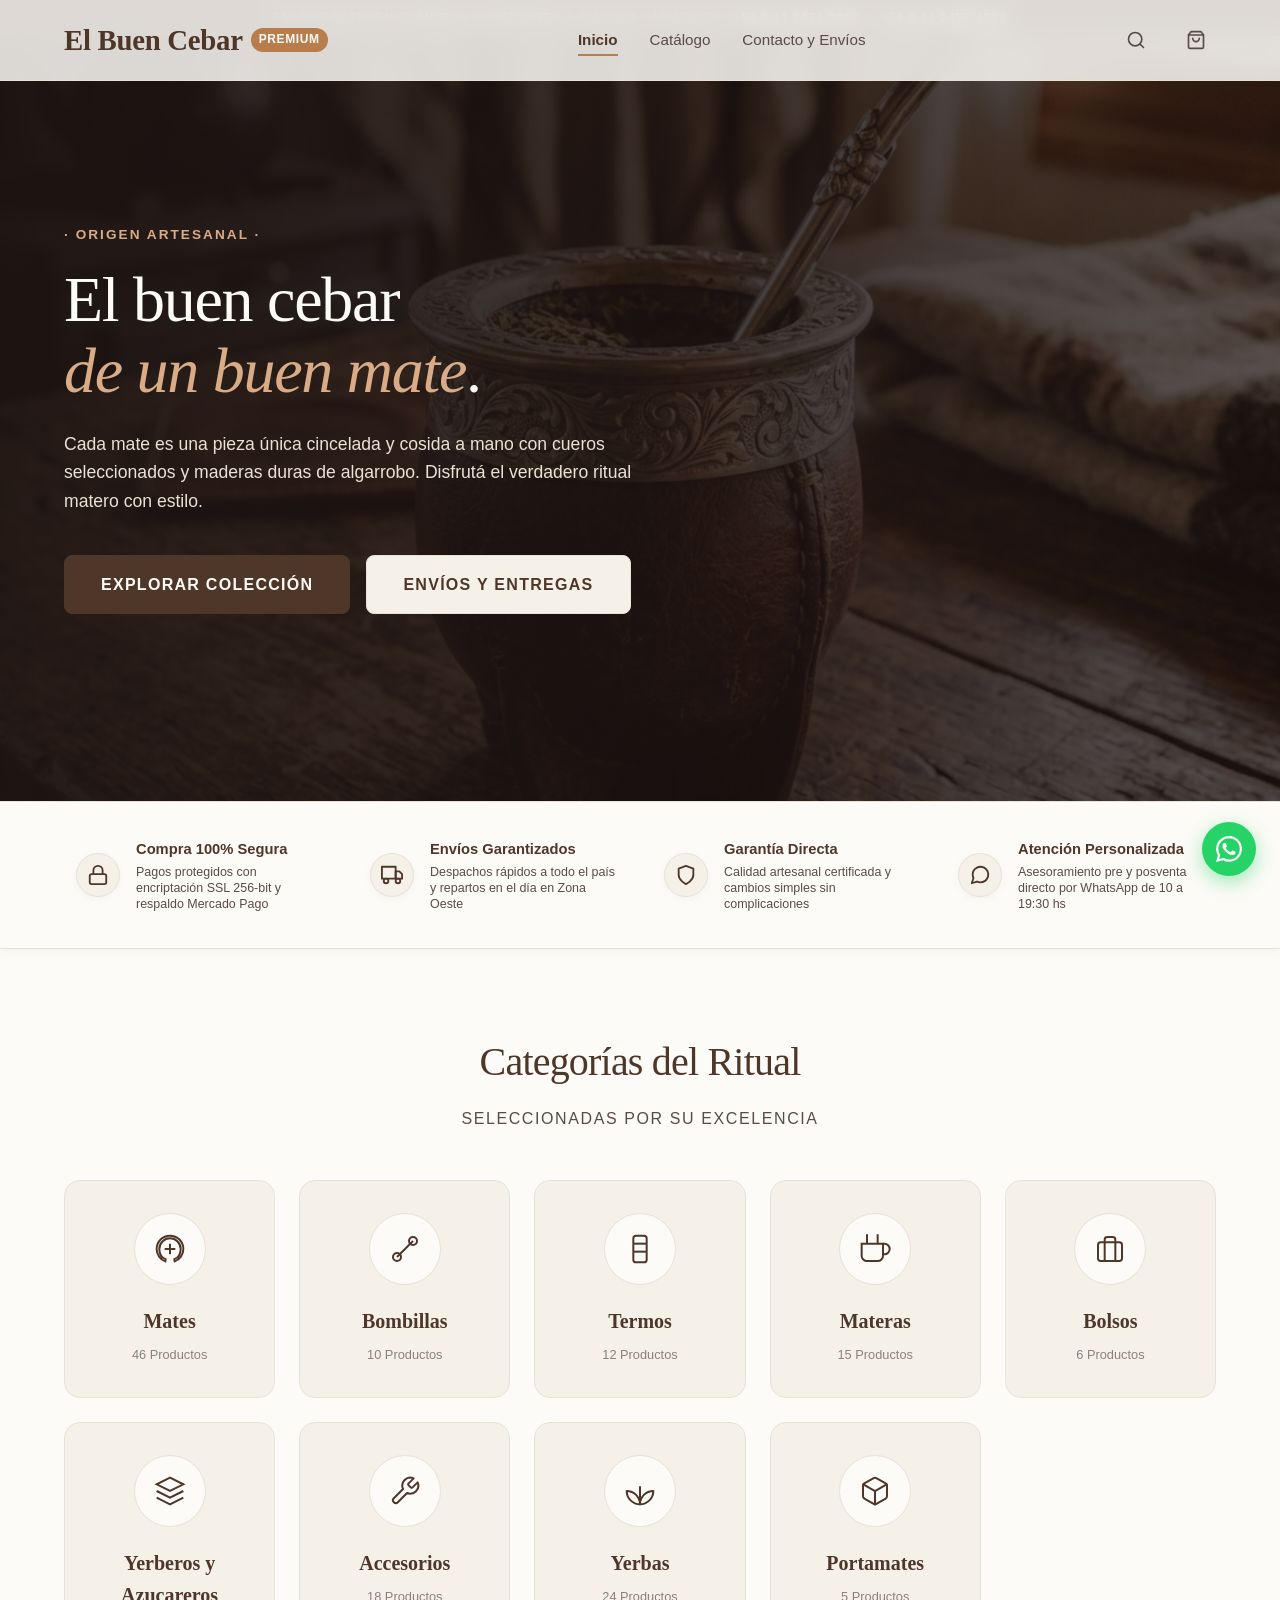
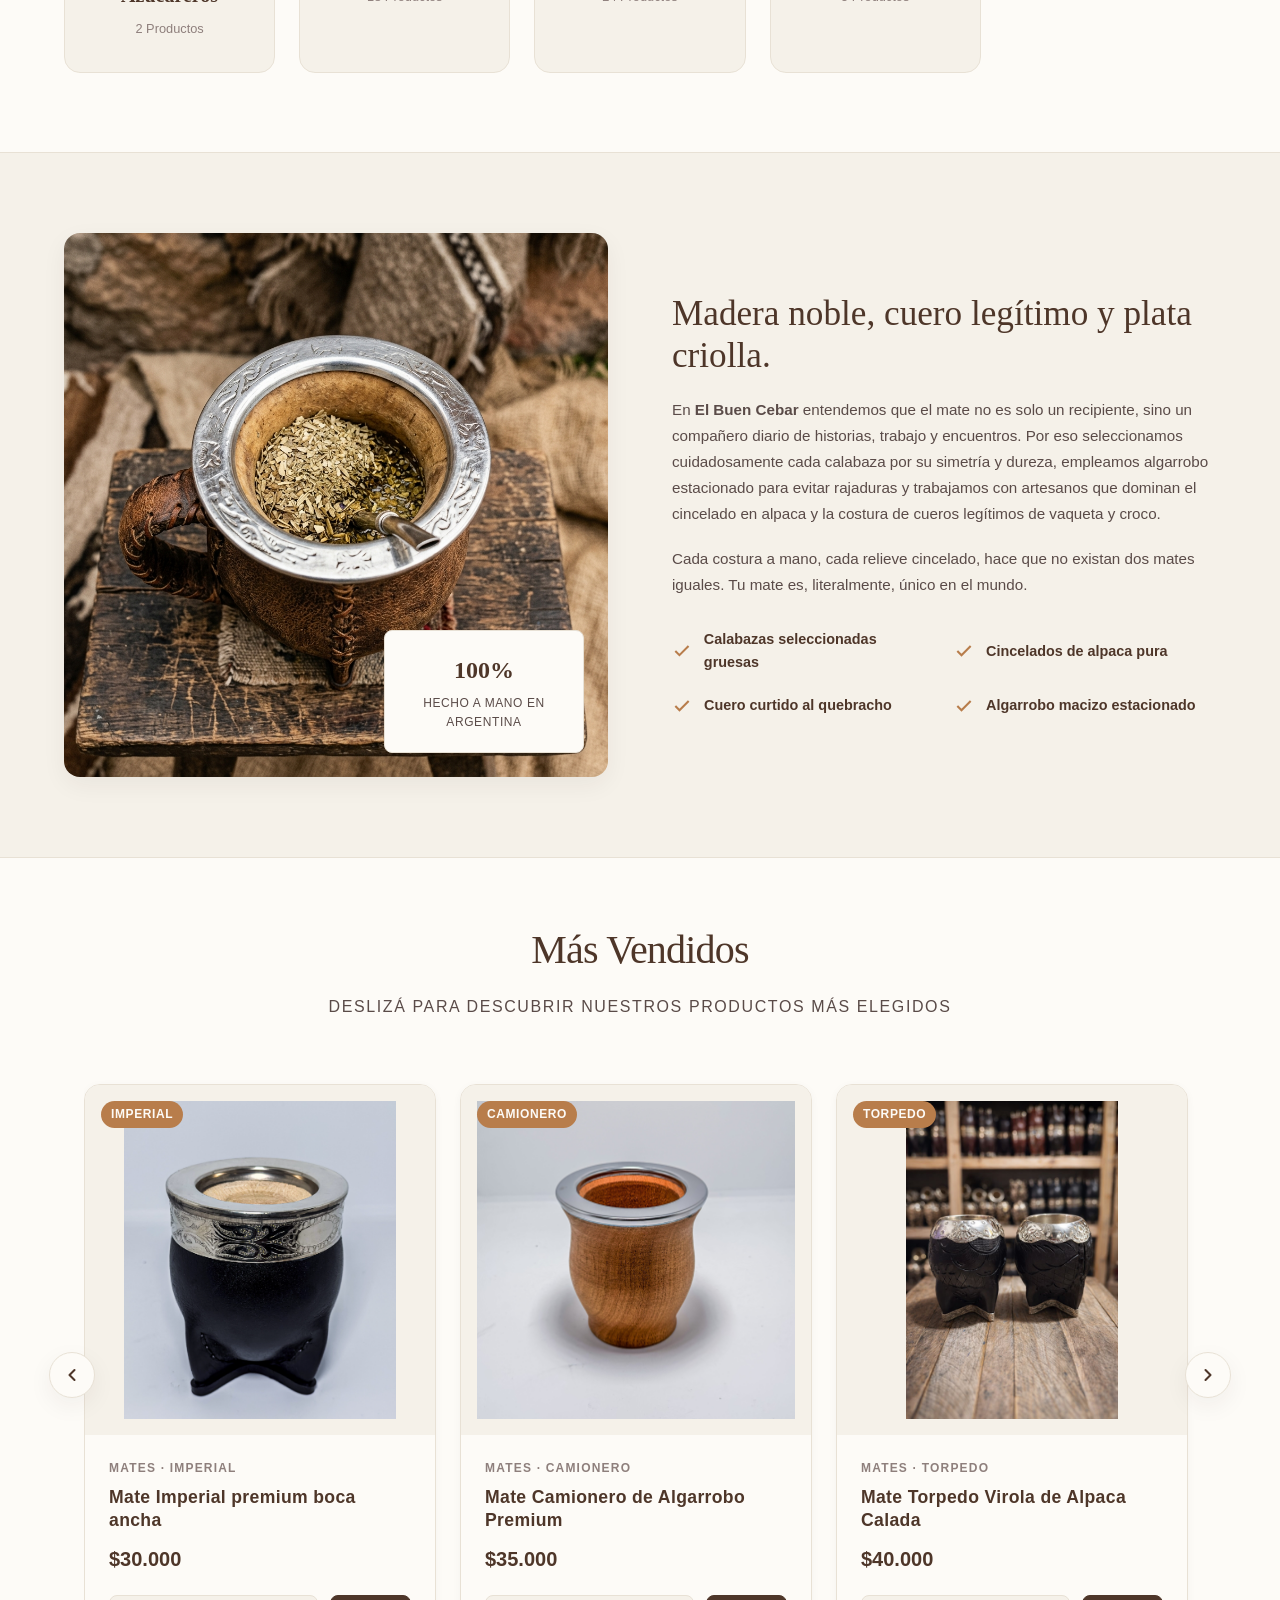
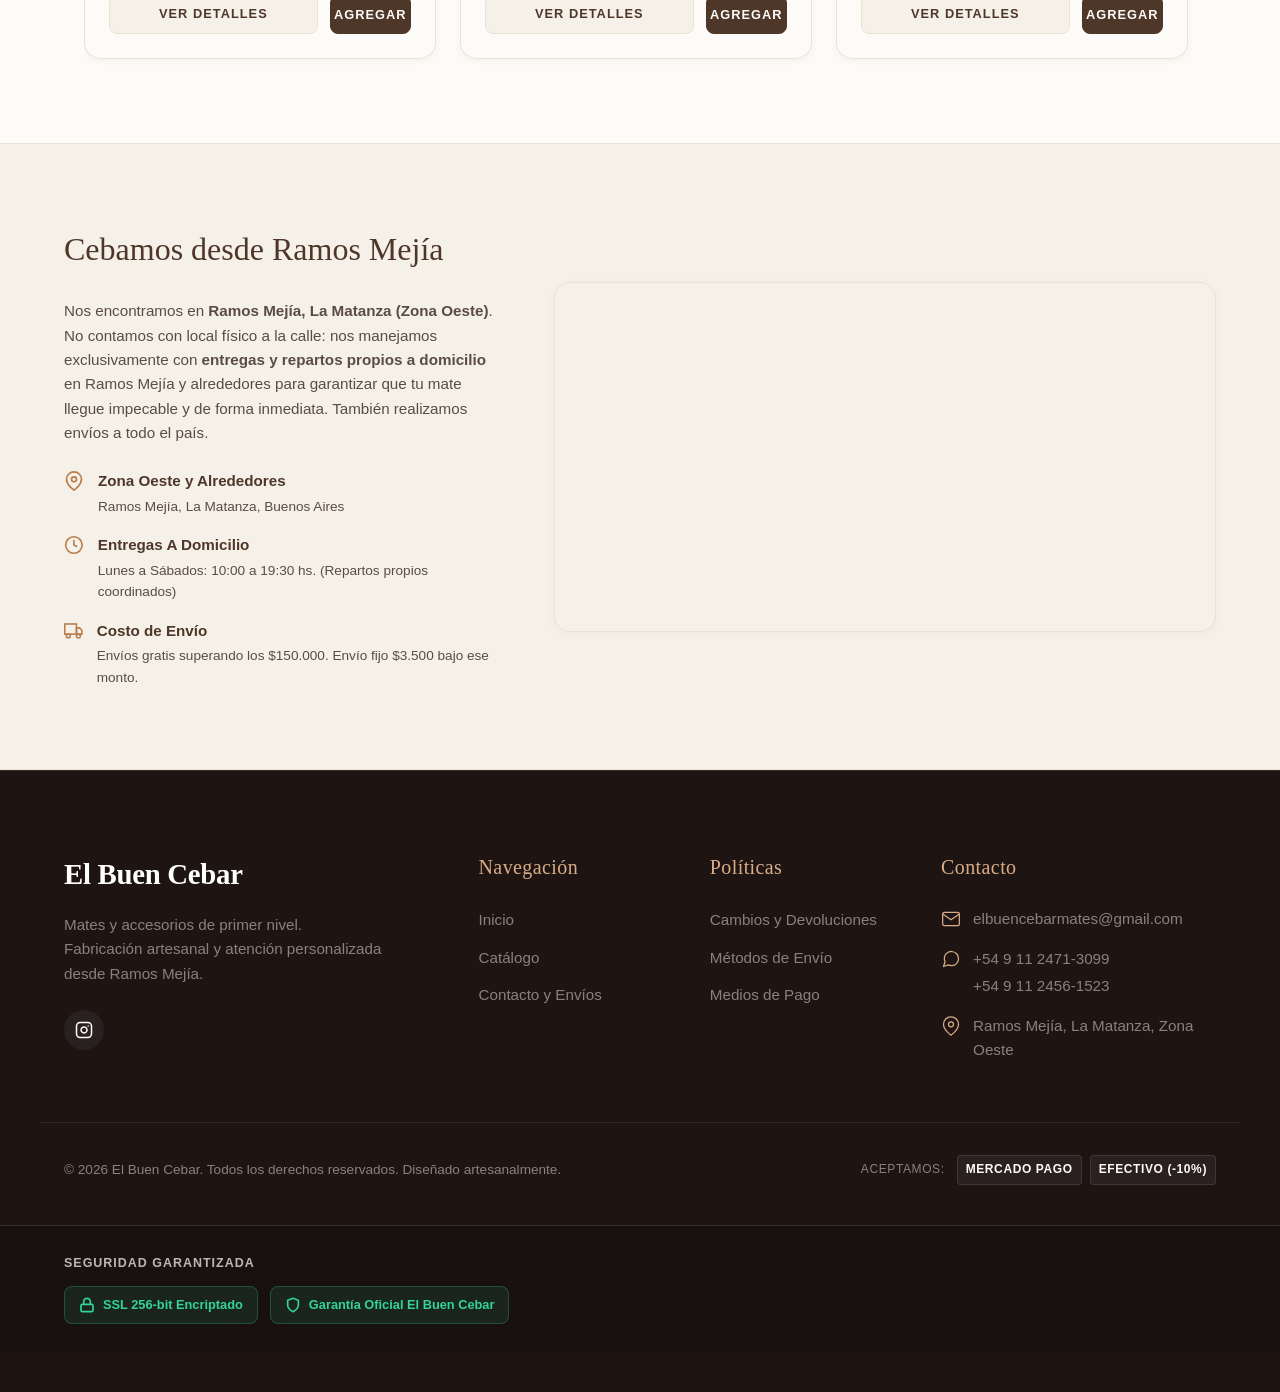
<file: index.html>
<!DOCTYPE html>
<html lang="es-AR">
<head> 
      <!-- SECURITY HEADERS -->
  <meta http-equiv="Content-Security-Policy" content="default-src 'self'; script-src 'self' 'unsafe-inline' https://sdk.mercadopago.com; style-src 'self' 'unsafe-inline' https://fonts.googleapis.com; font-src 'self' https://fonts.gstatic.com; img-src 'self' data: https:; connect-src 'self' https:; frame-src 'self' https: http:;">
  <meta http-equiv="X-Content-Type-Options" content="nosniff">
  <meta name="referrer" content="strict-origin-when-cross-origin">
  <meta name="permissions-policy" content="camera=(), microphone=(), geolocation=()">
  <meta charset="UTF-8">
  <meta name="viewport" content="width=device-width, initial-scale=1.0">
  <title>El Buen Cebar | Mates Premium y Accesorios Artesanales</title>
  <meta name="description" content="Mates imperiales, torpedos y camioneros cosidos a mano. Cuero legítimo, virolas de alpaca y algarrobo seleccionado. Retiros en Ramos Mejía y envíos a todo el país.">
  <meta name="keywords" content="mate imperial, mate torpedo, mate camionero, el buen cebar, mate artesanal, ramos mejia, la matanza">
  
  <!-- Favicon -->
  <link rel="icon" href="assets/images/favicon.png?v=740" type="image/png">

  <!-- CSS -->
  <link rel="stylesheet" href="css/variables.css">
  <link rel="stylesheet" href="css/main.css?v=740">
  <link rel="stylesheet" href="css/components.css?v=740">
  <link rel="stylesheet" href="css/home.css">
</head>
<body>

  <!-- Barra de Promociones / Envíos -->
  <div class="promo-bar">Envío GRATIS en compras superiores a $150.000 | WhatsApp: <a href="https://wa.me/5491124713099" target="_blank" rel="noopener noreferrer" style="color: inherit; text-decoration: underline; font-weight: 600;">+54 9 11 2471-3099</a> &nbsp;|&nbsp; <a href="https://wa.me/5491124561523" target="_blank" rel="noopener noreferrer" style="color: inherit; text-decoration: underline; font-weight: 600;">+54 9 11 2456-1523</a></div>

  <!-- Cabecera / Navegación -->
  <header class="header">
    <div class="container header__inner">
      <a href="index.html" class="logo">
        El Buen Cebar <span>Premium</span>
      </a>
      
      <nav>
        <ul class="nav">
          <li><a href="index.html" class="nav__link nav__link--active">Inicio</a></li>
          <li><a href="catalogo.html" class="nav__link">Catálogo</a></li>
          <li><a href="contacto.html" class="nav__link">Contacto y Envíos</a></li>
        </ul>
      </nav>

      <div class="header__actions">
        <!-- Botón de Búsqueda (Redirige a catálogo con foco) -->
        <a href="catalogo.html?focus=search" class="action-btn" aria-label="Buscar">
          <svg viewBox="0 0 24 24"><circle cx="11" cy="11" r="8"></circle><line x1="21" y1="21" x2="16.65" y2="16.65"></line></svg>
        </a>
        
        <!-- Botón del Carrito -->
        <button class="action-btn" data-cart-toggle aria-label="Carrito de compras">
          <svg viewBox="0 0 24 24"><path d="M6 2L3 6v14a2 2 0 0 0 2 2h14a2 2 0 0 0 2-2V6l-3-4z"></path><line x1="3" y1="6" x2="21" y2="6"></line><path d="M16 10a4 4 0 0 1-8 0"></path></svg>
          <span class="cart-badge" style="display: none;">0</span>
        </button>

        <!-- Botón de Menú Móvil -->
        <button class="hamburger" id="hamburger" aria-label="Menú">
          <span></span>
          <span></span>
          <span></span>
        </button>
      </div>
    </div>
  </header>

  <!-- Menú Móvil Colapsable -->
  <div class="mobile-nav" id="mobile-nav">
    <a href="index.html" class="nav__link nav__link--active">Inicio</a>
    <a href="catalogo.html" class="nav__link">Catálogo</a>
    <a href="contacto.html" class="nav__link">Contacto y Envíos</a>
  </div>

  <!-- HÉROE (HERO SECTION) -->
  <section class="home-hero">
    <div class="home-hero__bg" style="background-image: url('assets/images/mate-imperial.jpg');"></div>
    <div class="home-hero__overlay"></div>
    <div class="container" style="position: relative; z-index: 10;">
      <div class="home-hero__content">
        <span class="home-hero__label">· Origen Artesanal ·</span>
        <h1 class="home-hero__title">El buen cebar <br><em>de un buen mate</em>.</h1>
        <p class="home-hero__desc">Cada mate es una pieza única cincelada y cosida a mano con cueros seleccionados y maderas duras de algarrobo. Disfrutá el verdadero ritual matero con estilo.</p>
        <div class="home-hero__actions">
          <a href="catalogo.html" class="btn btn--primary btn--lg">Explorar Colección</a>
          <a href="contacto.html" class="btn btn--secondary btn--lg">Envíos y Entregas</a>
        </div>
      </div>
    </div>
  </section>

  <!-- BARRA DE GARANTÍAS Y SEGURIDAD -->
  <section class="trust-bar reveal-on-scroll">
    <div class="container trust-grid">
      <!-- Garantía 1 -->
      <div class="trust-item">
        <div class="trust-item__icon">
          <svg viewBox="0 0 24 24" fill="none" stroke="currentColor" stroke-width="2" stroke-linecap="round" stroke-linejoin="round"><rect x="3" y="11" width="18" height="11" rx="2" ry="2"></rect><path d="M7 11V7a5 5 0 0 1 10 0v4"></path></svg>
        </div>
        <div>
          <div class="trust-item__title">Compra 100% Segura</div>
          <div class="trust-item__desc">Pagos protegidos con encriptación SSL 256-bit y respaldo Mercado Pago</div>
        </div>
      </div>

      <!-- Garantía 2 -->
      <div class="trust-item">
        <div class="trust-item__icon">
          <svg viewBox="0 0 24 24" fill="none" stroke="currentColor" stroke-width="2" stroke-linecap="round" stroke-linejoin="round"><rect x="1" y="3" width="15" height="13"></rect><polygon points="16 8 20 8 23 11 23 16 16 16 16 8"></polygon><circle cx="5.5" cy="18.5" r="2.5"></circle><circle cx="18.5" cy="18.5" r="2.5"></circle></svg>
        </div>
        <div>
          <div class="trust-item__title">Envíos Garantizados</div>
          <div class="trust-item__desc">Despachos rápidos a todo el país y repartos en el día en Zona Oeste</div>
        </div>
      </div>

      <!-- Garantía 3 -->
      <div class="trust-item">
        <div class="trust-item__icon">
          <svg viewBox="0 0 24 24" fill="none" stroke="currentColor" stroke-width="2" stroke-linecap="round" stroke-linejoin="round"><path d="M12 22s8-4 8-10V5l-8-3-8 3v7c0 6 8 10 8 10z"></path></svg>
        </div>
        <div>
          <div class="trust-item__title">Garantía Directa</div>
          <div class="trust-item__desc">Calidad artesanal certificada y cambios simples sin complicaciones</div>
        </div>
      </div>

      <!-- Garantía 4 -->
      <div class="trust-item">
        <div class="trust-item__icon">
          <svg viewBox="0 0 24 24" fill="none" stroke="currentColor" stroke-width="2" stroke-linecap="round" stroke-linejoin="round"><path d="M21 11.5a8.38 8.38 0 0 1-.9 3.8 8.5 8.5 0 0 1-7.6 4.7 8.38 8.38 0 0 1-3.8-.9L3 21l1.9-5.7a8.38 8.38 0 0 1-.9-3.8 8.5 8.5 0 0 1 4.7-7.6 8.38 8.38 0 0 1 3.8-.9h.5a8.48 8.48 0 0 1 8 8v.5z"></path></svg>
        </div>
        <div>
          <div class="trust-item__title">Atención Personalizada</div>
          <div class="trust-item__desc">Asesoramiento pre y posventa directo por WhatsApp de 10 a 19:30 hs</div>
        </div>
      </div>
    </div>
  </section>

  <!-- SECCIÓN DE CATEGORÍAS -->
  <section class="reveal-on-scroll">
    <div class="container">
      <h2 class="section-title">Categorías del Ritual</h2>
      <p class="section-subtitle">Seleccionadas por su excelencia</p>
      
      <div class="categories-grid">
        <a href="catalogo.html?cat=mates" class="category-card">
          <div class="category-card__icon-wrapper">
            <svg viewBox="0 0 24 24"><path d="M12 2a10 10 0 0 0-10 10c0 4.29 2.7 7.95 6.46 9.32c.12-.55.22-1.12.28-1.7C5.81 18.56 4 15.5 4 12a8 8 0 1 1 16 0c0 3.5-1.81 6.56-4.74 7.62c.06.58.16 1.15.28 1.7C19.3 19.95 22 16.29 22 12A10 10 0 0 0 12 2z"></path><path d="M12 8v8M8 12h8"></path></svg>
          </div>
          <h3 class="category-card__title">Mates</h3>
          <span class="category-card__count">39 Productos</span>
        </a>

        <a href="catalogo.html?cat=bombillas" class="category-card">
          <div class="category-card__icon-wrapper">
            <svg viewBox="0 0 24 24"><line x1="6" y1="18" x2="18" y2="6"></line><circle cx="6" cy="18" r="3"></circle><circle cx="18" cy="6" r="3"></circle></svg>
          </div>
          <h3 class="category-card__title">Bombillas</h3>
          <span class="category-card__count">10 Productos</span>
        </a>

        <a href="catalogo.html?cat=termos" class="category-card">
          <div class="category-card__icon-wrapper">
            <svg viewBox="0 0 24 24"><rect x="7" y="2" width="10" height="20" rx="2" ry="2"></rect><line x1="7" y1="8" x2="17" y2="8"></line><line x1="7" y1="14" x2="17" y2="14"></line></svg>
          </div>
          <h3 class="category-card__title">Termos</h3>
          <span class="category-card__count">12 Productos</span>
        </a>

        <a href="catalogo.html?cat=materas" class="category-card">
          <div class="category-card__icon-wrapper">
            <svg viewBox="0 0 24 24"><path d="M18 8h1a4 4 0 0 1 0 8h-1"></path><path d="M2 8h16v9a4 4 0 0 1-4 4H6a4 4 0 0 1-4-4V8z"></path><path d="M6 1v7M14 1v7"></path></svg>
          </div>
          <h3 class="category-card__title">Materas</h3>
          <span class="category-card__count">15 Productos</span>
        </a>

        <a href="catalogo.html?cat=bolsos" class="category-card">
          <div class="category-card__icon-wrapper">
            <svg viewBox="0 0 24 24" fill="none" stroke="currentColor" stroke-width="2" stroke-linecap="round" stroke-linejoin="round"><rect x="3" y="7" width="18" height="14" rx="2" ry="2"></rect><path d="M16 21V5a2 2 0 0 0-2-2h-4a2 2 0 0 0-2 2v16"></path></svg>
          </div>
          <h3 class="category-card__title">Bolsos</h3>
          <span class="category-card__count">5 Productos</span>
        </a>

        <a href="catalogo.html?cat=yerberos-azucareros" class="category-card">
          <div class="category-card__icon-wrapper">
            <svg viewBox="0 0 24 24"><path d="M12 2L2 7l10 5 10-5-10-5zM2 17l10 5 10-5M2 12l10 5 10-5"></path></svg>
          </div>
          <h3 class="category-card__title">Yerberos y Azucareros</h3>
          <span class="category-card__count">2 Productos</span>
        </a>

        <a href="catalogo.html?cat=accesorios" class="category-card">
          <div class="category-card__icon-wrapper">
            <svg viewBox="0 0 24 24" fill="none" stroke="currentColor" stroke-width="2" stroke-linecap="round" stroke-linejoin="round"><path d="M14.7 6.3a1 1 0 0 0 0 1.4l1.6 1.6a1 1 0 0 0 1.4 0l3.77-3.77a6 6 0 0 1-7.94 7.94l-6.91 6.91a2.12 2.12 0 0 1-3-3l6.91-6.91a6 6 0 0 1 7.94-7.94l-3.76 3.76z"></path></svg>
          </div>
          <h3 class="category-card__title">Accesorios</h3>
          <span class="category-card__count">18 Productos</span>
        </a>

        <a href="catalogo.html?cat=yerbas" class="category-card">
          <div class="category-card__icon-wrapper">
            <svg viewBox="0 0 24 24" fill="none" stroke="currentColor" stroke-width="2" stroke-linecap="round" stroke-linejoin="round">
              <path d="M12 22c0-5.5-4.5-10-10-10 0 5.5 4.5 10 10 10z"></path>
              <path d="M12 22c0-5.5 4.5-10 10-10 0 5.5-4.5 10-10 10z"></path>
              <path d="M12 22V9"></path>
            </svg>
          </div>
          <h3 class="category-card__title">Yerbas</h3>
          <span class="category-card__count">15 Productos</span>
        </a>

        <a href="catalogo.html?cat=portamates" class="category-card">
          <div class="category-card__icon-wrapper">
            <svg viewBox="0 0 24 24" fill="none" stroke="currentColor" stroke-width="2" stroke-linecap="round" stroke-linejoin="round">
              <path d="M21 16V8a2 2 0 0 0-1-1.73l-7-4a2 2 0 0 0-2 0l-7 4A2 2 0 0 0 3 8v8a2 2 0 0 0 1 1.73l7 4a2 2 0 0 0 2 0l7-4A2 2 0 0 0 21 16z"></path>
              <polyline points="3.27 6.96 12 12.01 20.73 6.96"></polyline>
              <line x1="12" y1="22.08" x2="12" y2="12"></line>
            </svg>
          </div>
          <h3 class="category-card__title">Portamates</h3>
          <span class="category-card__count">5 Productos</span>
        </a>
      </div>
    </div>
  </section>

  <!-- HISTORIA Y ARTESANÍA -->
  <section class="reveal-on-scroll" style="background-color: var(--color-bg-secondary); border-top: 1px solid var(--color-border); border-bottom: 1px solid var(--color-border);">
    <div class="container about-craft">
      <div class="about-craft__image-wrapper">
        <img src="assets/images/mate-camionero.jpg" alt="Mates en proceso de costura">
        <div class="about-craft__badge">
          <div class="about-craft__badge-title">100%</div>
          <div class="about-craft__badge-desc">Hecho a mano en Argentina</div>
        </div>
      </div>
      
      <div class="about-craft__content">
        <h2 class="about-craft__title">Madera noble, cuero legítimo y plata criolla.</h2>
        <p class="about-craft__text">En <strong>El Buen Cebar</strong> entendemos que el mate no es solo un recipiente, sino un compañero diario de historias, trabajo y encuentros. Por eso seleccionamos cuidadosamente cada calabaza por su simetría y dureza, empleamos algarrobo estacionado para evitar rajaduras y trabajamos con artesanos que dominan el cincelado en alpaca y la costura de cueros legítimos de vaqueta y croco.</p>
        <p class="about-craft__text">Cada costura a mano, cada relieve cincelado, hace que no existan dos mates iguales. Tu mate es, literalmente, único en el mundo.</p>
        
        <div class="about-craft__points">
          <div class="about-craft__point">
            <svg viewBox="0 0 24 24"><polyline points="20 6 9 17 4 12"></polyline></svg>
            Calabazas seleccionadas gruesas
          </div>
          <div class="about-craft__point">
            <svg viewBox="0 0 24 24"><polyline points="20 6 9 17 4 12"></polyline></svg>
            Cincelados de alpaca pura
          </div>
          <div class="about-craft__point">
            <svg viewBox="0 0 24 24"><polyline points="20 6 9 17 4 12"></polyline></svg>
            Cuero curtido al quebracho
          </div>
          <div class="about-craft__point">
            <svg viewBox="0 0 24 24"><polyline points="20 6 9 17 4 12"></polyline></svg>
            Algarrobo macizo estacionado
          </div>
        </div>
      </div>
    </div>
  </section>

  
  
  
  
  
  <!-- PRODUCTOS MÁS VENDIDOS (FORMATO CARROUSEL INTERACTIVO) -->
  <section class="container reveal-on-scroll" style="padding-top: 60px; padding-bottom: 60px;">
    <h2 class="section-title">Más Vendidos</h2>
    <p class="section-subtitle">Deslizá para descubrir nuestros productos más elegidos</p>

    <div class="mas-vendidos-carousel-container">
      <button class="carousel-nav-btn carousel-nav-btn--prev" onclick="deslizarMasVendidos(-1)" aria-label="Anterior">
        <svg width="20" height="20" viewBox="0 0 24 24" fill="none" stroke="currentColor" stroke-width="2.5" stroke-linecap="round" stroke-linejoin="round"><polyline points="15 18 9 12 15 6"></polyline></svg>
      </button>

      <div class="mas-vendidos-carousel" id="mas-vendidos-slider">
        <!-- 1. IMPERIAL -->
        <div class="product-card">
          <div class="product-card__image-container product-card__image-container--has-hover" onclick="window.location.href='producto.html?id=mate-imperial-boca-ancha'">
            <span class="product-card__badge">Imperial</span>
            <img src="assets/images/mate-imperial-boca-ancha-negro.png" alt="Mate Imperial premium boca ancha" class="product-card__image product-card__image--primary">
            <img src="assets/images/mate-imperial-boca-ancha-marron.png" alt="Mate Imperial premium boca ancha" class="product-card__image product-card__image--secondary">
          </div>
          <div class="product-card__content">
            <span class="product-card__meta">Mates · Imperial</span>
            <h3 class="product-card__title">Mate Imperial premium boca ancha</h3>
            <div class="product-card__price-box">
              <span class="product-card__price">$30.000</span>
            </div>
            <div class="product-card__actions">
              <a href="producto.html?id=mate-imperial-boca-ancha" class="btn btn--secondary btn--sm btn--full">Ver Detalles</a>
              <button class="btn btn--primary btn--sm" onclick="agregarAlCarrito('mate-imperial-boca-ancha', 1, '', event)">Agregar</button>
            </div>
          </div>
        </div>

        <!-- 2. CAMIONERO -->
        <div class="product-card">
          <div class="product-card__image-container" onclick="window.location.href='producto.html?id=mate-camionero-algarrobo-premium'">
            <span class="product-card__badge">Camionero</span>
            <img src="assets/images/camionero-algarrobo-premium-real.jpg" alt="Mate Camionero de Algarrobo Premium" class="product-card__image">
          </div>
          <div class="product-card__content">
            <span class="product-card__meta">Mates · Camionero</span>
            <h3 class="product-card__title">Mate Camionero de Algarrobo Premium</h3>
            <div class="product-card__price-box">
              <span class="product-card__price">$35.000</span>
            </div>
            <div class="product-card__actions">
              <a href="producto.html?id=mate-camionero-algarrobo-premium" class="btn btn--secondary btn--sm btn--full">Ver Detalles</a>
              <button class="btn btn--primary btn--sm" onclick="agregarAlCarrito('mate-camionero-algarrobo-premium', 1, '', event)">Agregar</button>
            </div>
          </div>
        </div>

        <!-- 3. TORPEDO -->
        <div class="product-card">
          <div class="product-card__image-container" onclick="window.location.href='producto.html?id=mate-torpedo-alpaca-calada'">
            <span class="product-card__badge">Torpedo</span>
            <img src="assets/images/torpedo-alpaca-calada-negro.png" alt="Mate Torpedo Virola de Alpaca Calada" class="product-card__image">
          </div>
          <div class="product-card__content">
            <span class="product-card__meta">Mates · Torpedo</span>
            <h3 class="product-card__title">Mate Torpedo Virola de Alpaca Calada</h3>
            <div class="product-card__price-box">
              <span class="product-card__price">$40.000</span>
            </div>
            <div class="product-card__actions">
              <a href="producto.html?id=mate-torpedo-alpaca-calada" class="btn btn--secondary btn--sm btn--full">Ver Detalles</a>
              <button class="btn btn--primary btn--sm" onclick="agregarAlCarrito('mate-torpedo-alpaca-calada', 1, '', event)">Agregar</button>
            </div>
          </div>
        </div>

        <!-- 4. BOMBILLA -->
        <div class="product-card">
          <div class="product-card__image-container product-card__image-container--has-hover" onclick="window.location.href='producto.html?id=bombilla-bombillon'">
            <span class="product-card__badge">Bombilla</span>
            <img src="assets/images/bombillon-alpaca-cincelado.png" alt="Bombillón de caño liso" class="product-card__image product-card__image--primary">
            <img src="assets/images/bombillon-acero-pala.png" alt="Bombillón de caño liso" class="product-card__image product-card__image--secondary">
          </div>
          <div class="product-card__content">
            <span class="product-card__meta">Bombillas · Bombillón</span>
            <h3 class="product-card__title">Bombillón de caño liso</h3>
            <div class="product-card__price-box">
              <span class="product-card__price">$15.000</span>
            </div>
            <div class="product-card__actions">
              <a href="producto.html?id=bombilla-bombillon" class="btn btn--secondary btn--sm btn--full">Ver Detalles</a>
              <button class="btn btn--primary btn--sm" onclick="agregarAlCarrito('bombilla-bombillon', 1, '', event)">Agregar</button>
            </div>
          </div>
        </div>

        <!-- 5. TERMO -->
        <div class="product-card">
          <div class="product-card__image-container product-card__image-container--has-hover" onclick="window.location.href='producto.html?id=termo-media-manija-total-black'">
            <span class="product-card__badge">Termo</span>
            <img src="assets/images/termo-media-manija-total-black.png" alt="Termo media manija negro Total Black" class="product-card__image product-card__image--primary">
            <img src="assets/images/termo-media-manija.jpg" alt="Termo media manija negro Total Black" class="product-card__image product-card__image--secondary">
          </div>
          <div class="product-card__content">
            <span class="product-card__meta">Termos · Negro</span>
            <h3 class="product-card__title">Termo media manija negro Total Black</h3>
            <div class="product-card__price-box">
              <span class="product-card__price">$25.000</span>
            </div>
            <div class="product-card__actions">
              <a href="producto.html?id=termo-media-manija-total-black" class="btn btn--secondary btn--sm btn--full">Ver Detalles</a>
              <button class="btn btn--primary btn--sm" onclick="agregarAlCarrito('termo-media-manija-total-black', 1, '', event)">Agregar</button>
            </div>
          </div>
        </div>

        <!-- 6. MATERA -->
        <div class="product-card">
          <div class="product-card__image-container product-card__image-container--has-hover" onclick="window.location.href='producto.html?id=canasta-cuero-grande'">
            <span class="product-card__badge">Matera</span>
            <img src="assets/images/canasta-cuero-grande.png" alt="Canasta 100% cuero grande reforzada" class="product-card__image product-card__image--primary">
            <img src="assets/images/media-canasta-cuero-negro.png" alt="Canasta 100% cuero grande reforzada" class="product-card__image product-card__image--secondary">
          </div>
          <div class="product-card__content">
            <span class="product-card__meta">Materas · Canasta</span>
            <h3 class="product-card__title">Canasta 100% cuero grande reforzada</h3>
            <div class="product-card__price-box">
              <span class="product-card__price">$25.000</span>
            </div>
            <div class="product-card__actions">
              <a href="producto.html?id=canasta-cuero-grande" class="btn btn--secondary btn--sm btn--full">Ver Detalles</a>
              <button class="btn btn--primary btn--sm" onclick="agregarAlCarrito('canasta-cuero-grande', 1, '', event)">Agregar</button>
            </div>
          </div>
        </div>
      </div>

      <button class="carousel-nav-btn carousel-nav-btn--next" onclick="deslizarMasVendidos(1)" aria-label="Siguiente">
        <svg width="20" height="20" viewBox="0 0 24 24" fill="none" stroke="currentColor" stroke-width="2.5" stroke-linecap="round" stroke-linejoin="round"><polyline points="9 18 15 12 9 6"></polyline></svg>
      </button>
    </div>

    <script>
      function deslizarMasVendidos(direccion) {
        const slider = document.getElementById('mas-vendidos-slider');
        if (slider) {
          const cardWidth = slider.querySelector('.product-card').offsetWidth + 24;
          slider.scrollBy({ left: direccion * cardWidth, behavior: 'smooth' });
        }
      }
    </script>
  </section>




  <!-- LOCALIDAD Y CONTACTO (RAMOS MEJÍA) -->
  <section class="locality-section">
    <div class="container locality-grid">
      <div class="locality-info">
        <h2 class="locality-info__title">Cebamos desde Ramos Mejía</h2>
        <p class="locality-info__text">Nos encontramos en <strong>Ramos Mejía, La Matanza (Zona Oeste)</strong>. No contamos con local físico a la calle: nos manejamos exclusivamente con <strong>entregas y repartos propios a domicilio</strong> en Ramos Mejía y alrededores para garantizar que tu mate llegue impecable y de forma inmediata. También realizamos envíos a todo el país.</p>
        
        <div class="locality-details">
          <div class="locality-detail-item">
            <svg viewBox="0 0 24 24"><path d="M21 10c0 7-9 13-9 13s-9-6-9-13a9 9 0 0 1 18 0z"></path><circle cx="12" cy="10" r="3"></circle></svg>
            <div>
              <h4 class="locality-detail-item__title">Zona Oeste y Alrededores</h4>
              <p class="locality-detail-item__desc">Ramos Mejía, La Matanza, Buenos Aires</p>
            </div>
          </div>
          <div class="locality-detail-item">
            <svg viewBox="0 0 24 24"><circle cx="12" cy="12" r="10"></circle><polyline points="12 6 12 12 16 14"></polyline></svg>
            <div>
              <h4 class="locality-detail-item__title">Entregas A Domicilio</h4>
              <p class="locality-detail-item__desc">Lunes a Sábados: 10:00 a 19:30 hs. (Repartos propios coordinados)</p>
            </div>
          </div>
          <div class="locality-detail-item">
            <svg viewBox="0 0 24 24"><rect x="1" y="3" width="15" height="13"></rect><polygon points="16 8 20 8 23 11 23 16 16 16 16 8"></polygon><circle cx="5.5" cy="18.5" r="2.5"></circle><circle cx="18.5" cy="18.5" r="2.5"></circle></svg>
            <div>
              <h4 class="locality-detail-item__title">Costo de Envío</h4>
              <p class="locality-detail-item__desc">Envíos gratis superando los $150.000. Envío fijo $3.500 bajo ese monto.</p>
            </div>
          </div>
        </div>
      </div>
      
      <!-- Contenedor Visual de Cobertura y Mapa -->
      <div class="locality-map" style="position: relative; border-radius: var(--radius-lg); border: 1px solid var(--color-border); overflow: hidden; background-color: var(--color-bg-secondary); min-height: 350px; display: flex; flex-direction: column;">
        <iframe src="https://maps.google.com/maps?q=Ramos+Mej%C3%ADa+La+Matanza+Buenos+Aires&t=&z=14&ie=UTF8&iwloc=&output=embed" width="100%" height="100%" style="border:0; min-height: 350px; flex-grow: 1; display: block;" allowfullscreen="" loading="lazy"></iframe>
        
        <div style="background: rgba(255, 255, 255, 0.95); padding: 12px 16px; border-top: 1px solid var(--color-border); display: flex; justify-content: space-between; align-items: center; gap: 10px;">
          <span style="font-size: 0.85rem; font-weight: 600; color: var(--color-primary);">📍 Cobertura: Ramos Mejía y Zona Oeste</span>
          <a href="https://maps.google.com/?q=Ramos+Mejia+La+Matanza" target="_blank" rel="noopener noreferrer" class="btn btn--secondary btn--sm" style="font-size: 0.78rem; padding: 6px 12px;">Abrir Google Maps ↗</a>
        </div>
      </div>
    </div>
  </section>

  <!-- PIE DE PÁGINA (FOOTER) -->
  <footer class="footer">
    <div class="container footer__grid">
      <!-- Columna 1: Info e Instagram -->
      <div class="footer__col-about">
        <a href="index.html" class="logo" style="color: #fff;">El Buen Cebar</a>
        <p>Mates y accesorios de primer nivel. Fabricación artesanal y atención personalizada desde Ramos Mejía.</p>
        <div class="footer__socials">
          <a href="https://instagram.com/elbuen.cebar" target="_blank" rel="noopener noreferrer" class="footer__social-link" aria-label="Instagram">
            <svg viewBox="0 0 24 24"><rect x="2" y="2" width="20" height="20" rx="5" ry="5"></rect><path d="M16 11.37A4 4 0 1 1 12.63 8 4 4 0 0 1 16 11.37z"></path><line x1="17.5" y1="6.5" x2="17.51" y2="6.5"></line></svg>
          </a>
        </div>
      </div>

      <!-- Columna 2: Enlaces Rápidos -->
      <div>
        <h3 class="footer__title">Navegación</h3>
        <ul class="footer__links">
          <li><a href="index.html" class="footer__link">Inicio</a></li>
          <li><a href="catalogo.html" class="footer__link">Catálogo</a></li>
          <li><a href="contacto.html" class="footer__link">Contacto y Envíos</a></li>
        </ul>
      </div>

      <!-- Columna 3: Información Útil -->
      <div>
        <h3 class="footer__title">Políticas</h3>
        <ul class="footer__links">
          <li><a href="contacto.html#cambios" class="footer__link">Cambios y Devoluciones</a></li>
          <li><a href="contacto.html#envios" class="footer__link">Métodos de Envío</a></li>
          <li><a href="contacto.html#pagos" class="footer__link">Medios de Pago</a></li>
        </ul>
      </div>

      <!-- Columna 4: Contacto directo -->
      <div>
        <h3 class="footer__title">Contacto</h3>
        <ul class="footer__info-list">
          <li class="footer__info-item">
            <svg viewBox="0 0 24 24"><path d="M4 4h16c1.1 0 2 .9 2 2v12c0 1.1-.9 2-2 2H4c-1.1 0-2-.9-2-2V6c0-1.1.9-2 2-2z"></path><polyline points="22,6 12,13 2,6"></polyline></svg>
            elbuencebarmates@gmail.com
          </li>
          <li class="footer__info-item">
            <svg viewBox="0 0 24 24" fill="none" stroke="currentColor" stroke-width="2" stroke-linecap="round" stroke-linejoin="round"><path d="M21 11.5a8.38 8.38 0 0 1-.9 3.8 8.5 8.5 0 0 1-7.6 4.7 8.38 8.38 0 0 1-3.8-.9L3 21l1.9-5.7a8.38 8.38 0 0 1-.9-3.8 8.5 8.5 0 0 1 4.7-7.6 8.38 8.38 0 0 1 3.8-.9h.5a8.48 8.48 0 0 1 8 8v.5z"></path></svg>
            <div style="display: flex; flex-direction: column; gap: 2px;">
              <a href="https://wa.me/5491124713099" target="_blank" rel="noopener noreferrer" style="color: inherit; text-decoration: none;">+54 9 11 2471-3099</a>
              <a href="https://wa.me/5491124561523" target="_blank" rel="noopener noreferrer" style="color: inherit; text-decoration: none;">+54 9 11 2456-1523</a>
            </div>
          </li>
          <li class="footer__info-item">
            <svg viewBox="0 0 24 24"><path d="M21 10c0 7-9 13-9 13s-9-6-9-13a9 9 0 0 1 18 0z"></path><circle cx="12" cy="10" r="3"></circle></svg>
            Ramos Mejía, La Matanza, Zona Oeste
          </li>
        </ul>
      </div>
    </div>

    <div class="container footer__bottom">
      <p>&copy; <span id="copyright-year">2026</span> El Buen Cebar. Todos los derechos reservados. Diseñado artesanalmente.</p>
      <div class="footer__payments">
        <span>Aceptamos:</span>
        <div class="footer__payments-icons">
          <span class="footer__payment-icon">Mercado Pago</span>
          <span class="footer__payment-icon">Efectivo (-10%)</span>
        </div>
      </div>
    </div>
  
      <div class="footer-trust-banner">
        <div class="container footer-trust-content">
          
          <div>
            <span style="font-size: 0.78rem; font-weight: 700; text-transform: uppercase; letter-spacing: 0.08em; color: rgba(255, 255, 255, 0.7); display: block; margin-bottom: 12px;">Seguridad Garantizada</span>
            <div class="security-seals-list">
              <span class="security-seal">
                <svg width="16" height="16" viewBox="0 0 24 24" fill="none" stroke="currentColor" stroke-width="2.5" stroke-linecap="round" stroke-linejoin="round"><rect x="3" y="11" width="18" height="11" rx="2" ry="2"></rect><path d="M7 11V7a5 5 0 0 1 10 0v4"></path></svg>
                SSL 256-bit Encriptado
              </span>
              <span class="security-seal">
                <svg width="16" height="16" viewBox="0 0 24 24" fill="none" stroke="currentColor" stroke-width="2.5" stroke-linecap="round" stroke-linejoin="round"><path d="M12 22s8-4 8-10V5l-8-3-8 3v7c0 6 8 10 8 10z"></path></svg>
                Garantía Oficial El Buen Cebar
              </span>
            </div>
          </div>
        </div>
      </div>
      </div>
  </footer>

  <!-- ═══════════════════════════════════════════
       CARRITO DE COMPRAS FLOTANTE (DRAWER)
       ═══════════════════════════════════════════ -->
  <div class="cart-overlay" id="cart-overlay">
    <div class="cart-drawer">
      <div class="cart-drawer__header">
        <h3 class="cart-drawer__title">Tu Carrito</h3>
        <button class="cart-close-btn" id="cart-close" aria-label="Cerrar Carrito">
          <svg width="24" height="24" viewBox="0 0 24 24" fill="none" stroke="currentColor" stroke-width="2" stroke-linecap="round" stroke-linejoin="round"><line x1="18" y1="6" x2="6" y2="18"></line><line x1="6" y1="6" x2="18" y2="18"></line></svg>
        </button>
      </div>
      
      <div class="cart-drawer__body" id="cart-items-list">
        <!-- RENDERIZADO DINÁMICO POR JS (cart.js) -->
      </div>
      
      <div class="cart-drawer__footer" id="cart-drawer-summary" style="display: none;">
        <div class="cart-summary-row">
          <span>Subtotal</span>
          <span id="cart-subtotal">$0</span>
        </div>
        <div class="cart-summary-row">
          <span>Envío</span>
          <span id="cart-shipping">A calcular</span>
        </div>
        <div class="cart-summary-row cart-summary-row--total">
          <span>Total</span>
          <span id="cart-total">$0</span>
        </div>
        <a href="checkout.html" class="btn btn--accent btn--full" style="justify-content: center;">Iniciar Compra</a>
      </div>
    </div>
  </div>

  <!-- Scripts -->
  <script src="js/products.js?v=740"></script>
  <script src="js/cart.js?v=740"></script>
  <script src="js/main.js?v=740"></script>

  
</body>
</html>
</file>
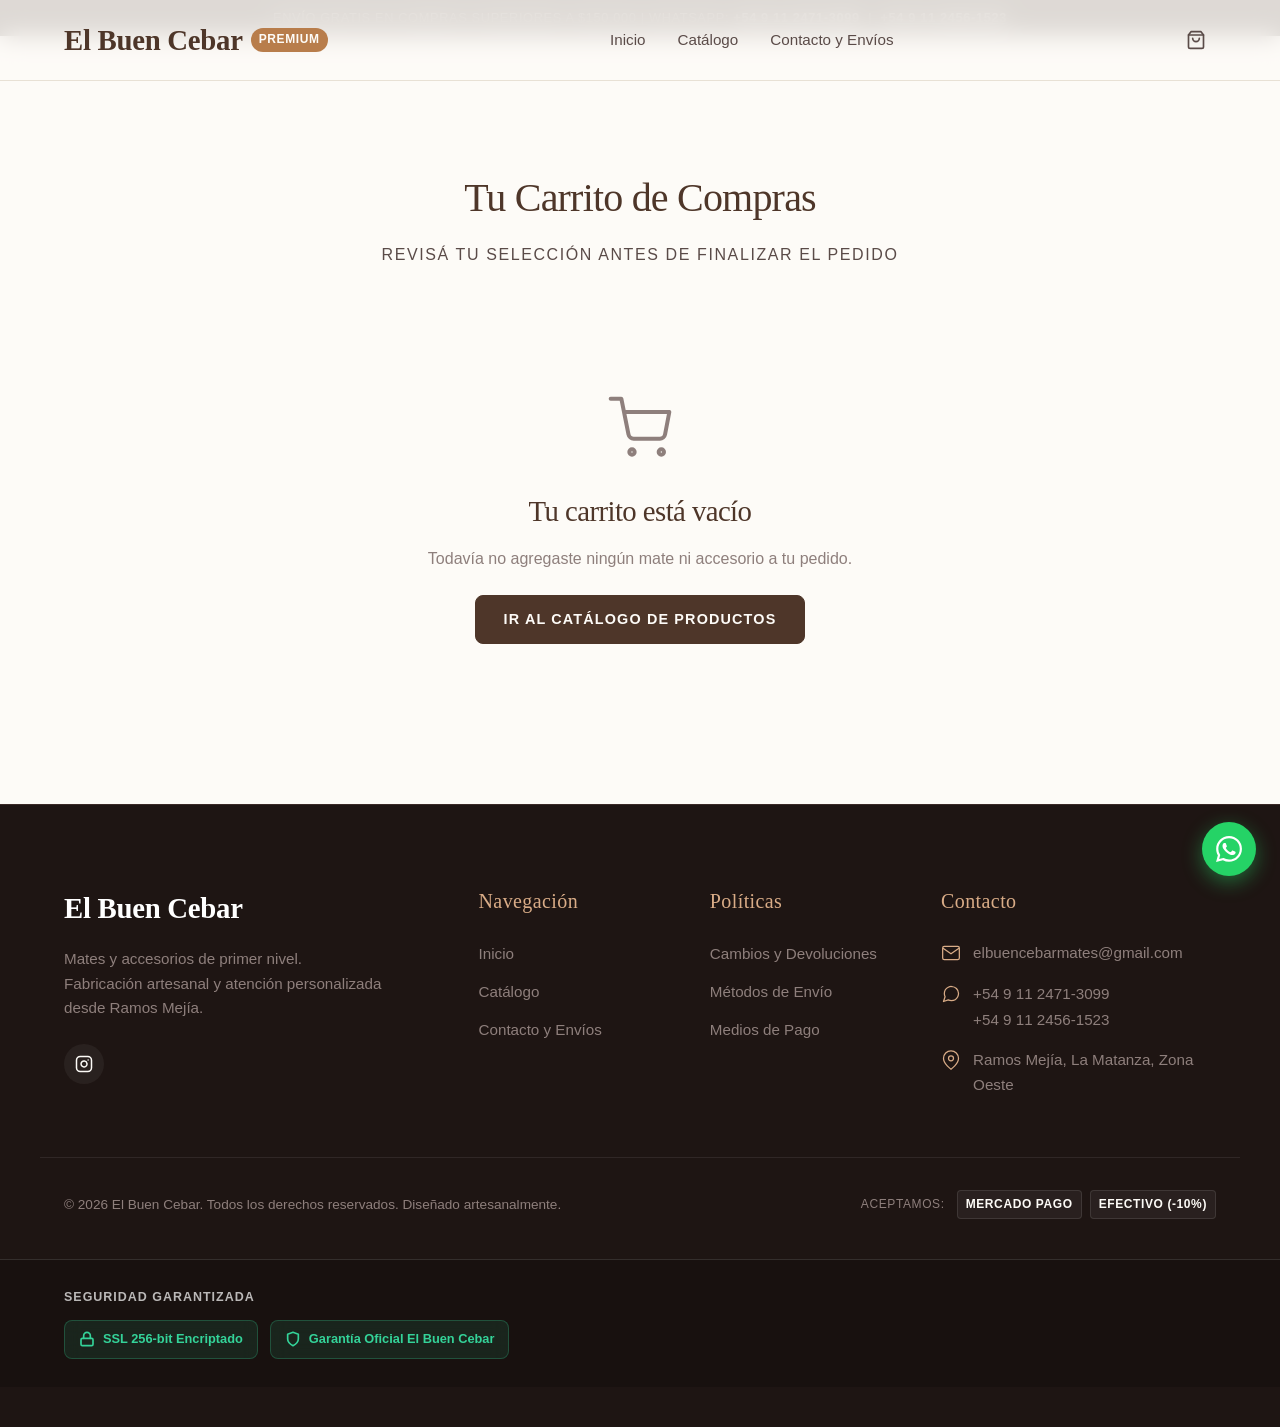
<file: carrito.html>
<!DOCTYPE html>
<html lang="es-AR">
<head> 
      <!-- SECURITY HEADERS -->
  <meta http-equiv="Content-Security-Policy" content="default-src 'self'; script-src 'self' 'unsafe-inline' https://sdk.mercadopago.com; style-src 'self' 'unsafe-inline' https://fonts.googleapis.com; font-src 'self' https://fonts.gstatic.com; img-src 'self' data: https:; connect-src 'self' https:; frame-src 'self' https: http:;">
  <meta http-equiv="X-Content-Type-Options" content="nosniff">
  <meta name="referrer" content="strict-origin-when-cross-origin">
  <meta name="permissions-policy" content="camera=(), microphone=(), geolocation=()">
  <meta charset="UTF-8">
  <meta name="viewport" content="width=device-width, initial-scale=1.0">
  <title>Tu Carrito | El Buen Cebar - Mates Premium</title>
  
  <!-- Favicon -->
  <link rel="icon" href="assets/images/favicon.png?v=740" type="image/png">

  <!-- CSS -->
  <link rel="stylesheet" href="css/variables.css">
  <link rel="stylesheet" href="css/main.css?v=740">
  <link rel="stylesheet" href="css/components.css">

  <style>
    .cart-page-grid {
      display: grid;
      grid-template-columns: 2fr 1fr;
      gap: 40px;
      margin-top: 40px;
    }
    
    .cart-table {
      width: 100%;
      border-collapse: collapse;
    }
    
    .cart-table th {
      text-align: left;
      padding: 16px;
      border-bottom: 1px solid var(--color-border);
      font-size: 0.85rem;
      font-weight: 600;
      text-transform: uppercase;
      letter-spacing: 0.05em;
      color: var(--color-text-secondary);
    }
    
    .cart-table td {
      padding: 24px 16px;
      border-bottom: 1px solid var(--color-border);
      vertical-align: middle;
    }
    
    .cart-table-item {
      display: flex;
      gap: 16px;
      align-items: center;
    }
    
    .cart-table-item__image {
      width: 80px;
      height: 80px;
      object-fit: cover;
      border-radius: var(--radius-md);
      background-color: var(--color-bg-secondary);
    }
    
    .cart-table-item__title {
      font-family: var(--font-serif);
      font-size: 1.2rem;
      font-weight: 600;
      color: var(--color-primary);
    }
    
    .cart-summary-card {
      background-color: var(--color-bg-secondary);
      border: 1px solid var(--color-border);
      border-radius: var(--radius-lg);
      padding: 32px;
      position: sticky;
      top: 100px;
      height: fit-content;
    }
    
    .cart-summary-card__title {
      font-family: var(--font-serif);
      font-size: 1.6rem;
      font-weight: 600;
      color: var(--color-primary);
      margin-bottom: 24px;
      border-bottom: 1px solid var(--color-border);
      padding-bottom: 12px;
    }
    
    @media (max-width: 992px) {
      .cart-page-grid {
        grid-template-columns: 1fr;
      }
      
      .cart-table th:nth-child(3),
      .cart-table td:nth-child(3) {
        display: none; /* Oculta columna de subtotal unitario en mobile */
      }
    }
  </style>
</head>
<body>

  <!-- Barra de Promociones / Envíos -->
  <div class="promo-bar">Envío GRATIS en compras superiores a $150.000 | WhatsApp: <a href="https://wa.me/5491124713099" target="_blank" rel="noopener noreferrer" style="color: inherit; text-decoration: underline; font-weight: 600;">+54 9 11 2471-3099</a> &nbsp;|&nbsp; <a href="https://wa.me/5491124561523" target="_blank" rel="noopener noreferrer" style="color: inherit; text-decoration: underline; font-weight: 600;">+54 9 11 2456-1523</a></div>

  <!-- Cabecera / Navegación -->
  <header class="header">
    <div class="container header__inner">
      <a href="index.html" class="logo">
        El Buen Cebar <span>Premium</span>
      </a>
      
      <nav>
        <ul class="nav">
          <li><a href="index.html" class="nav__link">Inicio</a></li>
          <li><a href="catalogo.html" class="nav__link">Catálogo</a></li>
          <li><a href="contacto.html" class="nav__link">Contacto y Envíos</a></li>
        </ul>
      </nav>

      <div class="header__actions">
        <!-- Botón del Carrito -->
        <button class="action-btn" data-cart-toggle aria-label="Carrito de compras">
          <svg viewBox="0 0 24 24"><path d="M6 2L3 6v14a2 2 0 0 0 2 2h14a2 2 0 0 0 2-2V6l-3-4z"></path><line x1="3" y1="6" x2="21" y2="6"></line><path d="M16 10a4 4 0 0 1-8 0"></path></svg>
          <span class="cart-badge" style="display: none;">0</span>
        </button>

        <!-- Botón de Menú Móvil -->
        <button class="hamburger" id="hamburger" aria-label="Menú">
          <span></span>
          <span></span>
          <span></span>
        </button>
      </div>
    </div>
  </header>

  <!-- Menú Móvil Colapsable -->
  <div class="mobile-nav" id="mobile-nav">
    <a href="index.html" class="nav__link">Inicio</a>
    <a href="catalogo.html" class="nav__link">Catálogo</a>
    <a href="contacto.html" class="nav__link">Contacto y Envíos</a>
  </div>

  <!-- CONTENIDO CARRITO COMPLETO -->
  <main class="container" style="padding-top: 130px; padding-bottom: 80px;">
    <h1 class="section-title">Tu Carrito de Compras</h1>
    <p class="section-subtitle">Revisá tu selección antes de finalizar el pedido</p>

    <div class="cart-page-grid" id="cart-page-layout">
      <!-- Se inyecta por JS (carrito.html local script) -->
      <div style="grid-column: 1 / -1; text-align: center; padding: 100px 0; color: var(--color-text-muted);">
        <p>Cargando detalles del carrito...</p>
      </div>
    </div>
  </main>

  <!-- PIE DE PÁGINA (FOOTER) -->
  <footer class="footer">
    <div class="container footer__grid">
      <div class="footer__col-about">
        <a href="index.html" class="logo" style="color: #fff;">El Buen Cebar</a>
        <p>Mates y accesorios de primer nivel. Fabricación artesanal y atención personalizada desde Ramos Mejía.</p>
        <div class="footer__socials">
          <a href="https://instagram.com/elbuen.cebar" target="_blank" rel="noopener noreferrer" class="footer__social-link" aria-label="Instagram">
            <svg viewBox="0 0 24 24"><rect x="2" y="2" width="20" height="20" rx="5" ry="5"></rect><path d="M16 11.37A4 4 0 1 1 12.63 8 4 4 0 0 1 16 11.37z"></path><line x1="17.5" y1="6.5" x2="17.51" y2="6.5"></line></svg>
          </a>
        </div>
      </div>
      <div>
        <h3 class="footer__title">Navegación</h3>
        <ul class="footer__links">
          <li><a href="index.html" class="footer__link">Inicio</a></li>
          <li><a href="catalogo.html" class="footer__link">Catálogo</a></li>
          <li><a href="contacto.html" class="footer__link">Contacto y Envíos</a></li>
        </ul>
      </div>
      <div>
        <h3 class="footer__title">Políticas</h3>
        <ul class="footer__links">
          <li><a href="contacto.html#cambios" class="footer__link">Cambios y Devoluciones</a></li>
          <li><a href="contacto.html#envios" class="footer__link">Métodos de Envío</a></li>
          <li><a href="contacto.html#pagos" class="footer__link">Medios de Pago</a></li>
        </ul>
      </div>
      <div>
        <h3 class="footer__title">Contacto</h3>
        <ul class="footer__info-list">
          <li class="footer__info-item">
            <svg viewBox="0 0 24 24"><path d="M4 4h16c1.1 0 2 .9 2 2v12c0 1.1-.9 2-2 2H4c-1.1 0-2-.9-2-2V6c0-1.1.9-2 2-2z"></path><polyline points="22,6 12,13 2,6"></polyline></svg>
            elbuencebarmates@gmail.com
          </li>
          <li class="footer__info-item">
            <svg viewBox="0 0 24 24" fill="none" stroke="currentColor" stroke-width="2" stroke-linecap="round" stroke-linejoin="round"><path d="M21 11.5a8.38 8.38 0 0 1-.9 3.8 8.5 8.5 0 0 1-7.6 4.7 8.38 8.38 0 0 1-3.8-.9L3 21l1.9-5.7a8.38 8.38 0 0 1-.9-3.8 8.5 8.5 0 0 1 4.7-7.6 8.38 8.38 0 0 1 3.8-.9h.5a8.48 8.48 0 0 1 8 8v.5z"></path></svg>
            <div style="display: flex; flex-direction: column; gap: 2px;">
              <a href="https://wa.me/5491124713099" target="_blank" rel="noopener noreferrer" style="color: inherit; text-decoration: none;">+54 9 11 2471-3099</a>
              <a href="https://wa.me/5491124561523" target="_blank" rel="noopener noreferrer" style="color: inherit; text-decoration: none;">+54 9 11 2456-1523</a>
            </div>
          </li>
          <li class="footer__info-item">
            <svg viewBox="0 0 24 24"><path d="M21 10c0 7-9 13-9 13s-9-6-9-13a9 9 0 0 1 18 0z"></path><circle cx="12" cy="10" r="3"></circle></svg>
            Ramos Mejía, La Matanza, Zona Oeste
          </li>
        </ul>
      </div>
    </div>
    <div class="container footer__bottom">
      <p>&copy; <span id="copyright-year">2026</span> El Buen Cebar. Todos los derechos reservados. Diseñado artesanalmente.</p>
      <div class="footer__payments">
        <span>Aceptamos:</span>
        <div class="footer__payments-icons">
          <span class="footer__payment-icon">Mercado Pago</span>
          <span class="footer__payment-icon">Efectivo (-10%)</span>
        </div>
      </div>
    </div>
  
      <div class="footer-trust-banner">
        <div class="container footer-trust-content">
          
          <div>
            <span style="font-size: 0.78rem; font-weight: 700; text-transform: uppercase; letter-spacing: 0.08em; color: rgba(255, 255, 255, 0.7); display: block; margin-bottom: 12px;">Seguridad Garantizada</span>
            <div class="security-seals-list">
              <span class="security-seal">
                <svg width="16" height="16" viewBox="0 0 24 24" fill="none" stroke="currentColor" stroke-width="2.5" stroke-linecap="round" stroke-linejoin="round"><rect x="3" y="11" width="18" height="11" rx="2" ry="2"></rect><path d="M7 11V7a5 5 0 0 1 10 0v4"></path></svg>
                SSL 256-bit Encriptado
              </span>
              <span class="security-seal">
                <svg width="16" height="16" viewBox="0 0 24 24" fill="none" stroke="currentColor" stroke-width="2.5" stroke-linecap="round" stroke-linejoin="round"><path d="M12 22s8-4 8-10V5l-8-3-8 3v7c0 6 8 10 8 10z"></path></svg>
                Garantía Oficial El Buen Cebar
              </span>
            </div>
          </div>
        </div>
      </div>
      </div>
  </footer>

  <!-- Carrito Drawer (Necesario para mantener la sincronización y eventos del header) -->
  <div class="cart-overlay" id="cart-overlay" style="display: none;"></div>

  <!-- Scripts -->
  <script src="js/products.js"></script>
  <script src="js/cart.js"></script>
  <script src="js/main.js?v=740"></script>
  
  <script>
    document.addEventListener("DOMContentLoaded", () => {
      renderizarPaginaCarrito();
      
      // Escuchar eventos de actualización del carrito global para volver a pintar la tabla
      document.addEventListener("cartUpdated", renderizarPaginaCarrito);
    });

    function renderizarPaginaCarrito() {
      const layout = document.getElementById("cart-page-layout");
      if (!layout) return;

      if (carrito.length === 0) {
        layout.innerHTML = `
          <div style="grid-column: 1 / -1; text-align: center; padding: 80px 0; color: var(--color-text-muted);">
            <svg viewBox="0 0 24 24" fill="none" stroke="currentColor" stroke-width="1.5" stroke-linecap="round" stroke-linejoin="round" style="width: 64px; height: 64px; margin-bottom: 20px;">
              <circle cx="9" cy="21" r="1"></circle>
              <circle cx="20" cy="21" r="1"></circle>
              <path d="M1 1h4l2.68 13.39a2 2 0 0 0 2 1.61h9.72a2 2 0 0 0 2-1.61L23 6H6"></path>
            </svg>
            <h2 class="section-title" style="font-size: 1.8rem;">Tu carrito está vacío</h2>
            <p style="margin-bottom: 24px;">Todavía no agregaste ningún mate ni accesorio a tu pedido.</p>
            <a href="catalogo.html" class="btn btn--primary">Ir al Catálogo de Productos</a>
          </div>
        `;
        return;
      }

      const subtotal = obtenerSubtotal();
      const costoEnvio = obtenerCostoEnvio();
      
      // Generar indicador de envío gratis
      let shippingInfoHtml = "";
      if (subtotal >= SHIPPING_THRESHOLD) {
        shippingInfoHtml = `
          <div class="shipping-meter" style="margin-bottom: 24px;">
            <div class="shipping-meter__text">🚚 ¡Felicidades! Tenés <span>Envío Gratis</span> en Ramos Mejía y a todo el país.</div>
            <div class="shipping-meter__bar">
              <div class="shipping-meter__fill" style="width: 100%"></div>
            </div>
          </div>
        `;
      } else {
        const faltante = SHIPPING_THRESHOLD - subtotal;
        const porcentaje = (subtotal / SHIPPING_THRESHOLD) * 100;
        shippingInfoHtml = `
          <div class="shipping-meter" style="margin-bottom: 24px;">
            <div class="shipping-meter__text">🚚 Faltan <span>$${faltante.toLocaleString('es-AR')}</span> para conseguir <strong>Envío Gratis</strong>.</div>
            <div class="shipping-meter__bar">
              <div class="shipping-meter__fill" style="width: ${porcentaje}%"></div>
            </div>
          </div>
        `;
      }

      let tableRows = "";
      carrito.forEach(item => {
        const opcionText = item.opcion ? `<div style="font-size: 0.8rem; color: var(--color-text-muted); margin-top: 4px;">Variante: ${item.opcion}</div>` : "";
        tableRows += `
          <tr>
            <td>
              <div class="cart-table-item">
                <img src="${item.imagen}" alt="${item.nombre}" class="cart-table-item__image">
                <div>
                  <h3 class="cart-table-item__title">${item.nombre}</h3>
                  ${opcionText}
                </div>
              </div>
            </td>
            <td>
              <div class="qty-selector-detail" style="height: 36px; width: fit-content;">
                <button class="qty-btn-detail" style="width: 30px;" onclick="modificarCantidad('${item.id}', '${item.opcion}', -1)">-</button>
                <div class="qty-val-detail" style="width: 36px; font-size: 0.9rem;">${item.cantidad}</div>
                <button class="qty-btn-detail" style="width: 30px;" onclick="modificarCantidad('${item.id}', '${item.opcion}', 1)">+</button>
              </div>
            </td>
            <td>
              <span style="font-weight: 500;">$${item.precio.toLocaleString('es-AR')}</span>
            </td>
            <td style="text-align: right;">
              <span style="font-weight: 700; color: var(--color-accent); font-size: 1.1rem;">
                $${(item.precio * item.cantidad).toLocaleString('es-AR')}
              </span>
            </td>
            <td style="text-align: right; width: 40px;">
              <button class="cart-item__remove" onclick="eliminarDelCarrito('${item.id}', '${item.opcion}')">
                <svg width="20" height="20" viewBox="0 0 24 24" fill="none" stroke="currentColor" stroke-width="2" stroke-linecap="round" stroke-linejoin="round"><polyline points="3 6 5 6 21 6"></polyline><path d="M19 6v14a2 2 0 0 1-2 2H7a2 2 0 0 1-2-2V6m3 0V4a2 2 0 0 1 2-2h4a2 2 0 0 1 2 2v2"></path></svg>
              </button>
            </td>
          </tr>
        `;
      });

      layout.innerHTML = `
        <!-- Detalle de Productos -->
        <div>
          ${shippingInfoHtml}
          
          <table class="cart-table">
            <thead>
              <tr>
                <th>Producto</th>
                <th>Cantidad</th>
                <th>Precio Unitario</th>
                <th style="text-align: right;">Subtotal</th>
                <th></th>
              </tr>
            </thead>
            <tbody>
              ${tableRows}
            </tbody>
          </table>
          
          <div style="margin-top: 32px; display: flex; justify-content: space-between;">
            <a href="catalogo.html" class="btn btn--secondary">← Seguir Comprando</a>
            <button class="btn btn--outline" onclick="vaciarCarritoTotal()">Vaciar Carrito</button>
          </div>
        </div>

        <!-- Resumen de Costos -->
        <div>
          <div class="cart-summary-card">
            <h2 class="cart-summary-card__title">Resumen del Pedido</h2>
            
            <div class="cart-summary-row" style="margin-bottom: 16px;">
              <span>Subtotal</span>
              <strong style="color: var(--color-text-primary);">$${subtotal.toLocaleString('es-AR')}</strong>
            </div>
            
            <div class="cart-summary-row" style="margin-bottom: 16px;">
              <span>Envío (Propio)</span>
              <strong style="color: var(--color-text-primary);">${costoEnvio === 0 ? "GRATIS" : `$${costoEnvio.toLocaleString('es-AR')}`}</strong>
            </div>
            
            <div class="cart-summary-row cart-summary-row--total" style="margin-bottom: 32px; padding-top: 16px;">
              <span>Total Estimado</span>
              <span style="font-size: 1.6rem;">$${(subtotal + costoEnvio).toLocaleString('es-AR')}</span>
            </div>
            
            <a href="checkout.html" class="btn btn--accent btn--full" style="justify-content: center; height: 50px;">Proceder al Pago</a>
          </div>
        </div>
      `;
    }

    function vaciarCarritoTotal() {
      if (confirm("¿Estás seguro de que querés vaciar todo el carrito?")) {
        carrito = [];
        guardarCarrito();
      }
    }
  </script>

  
</body>
</html>
</file>
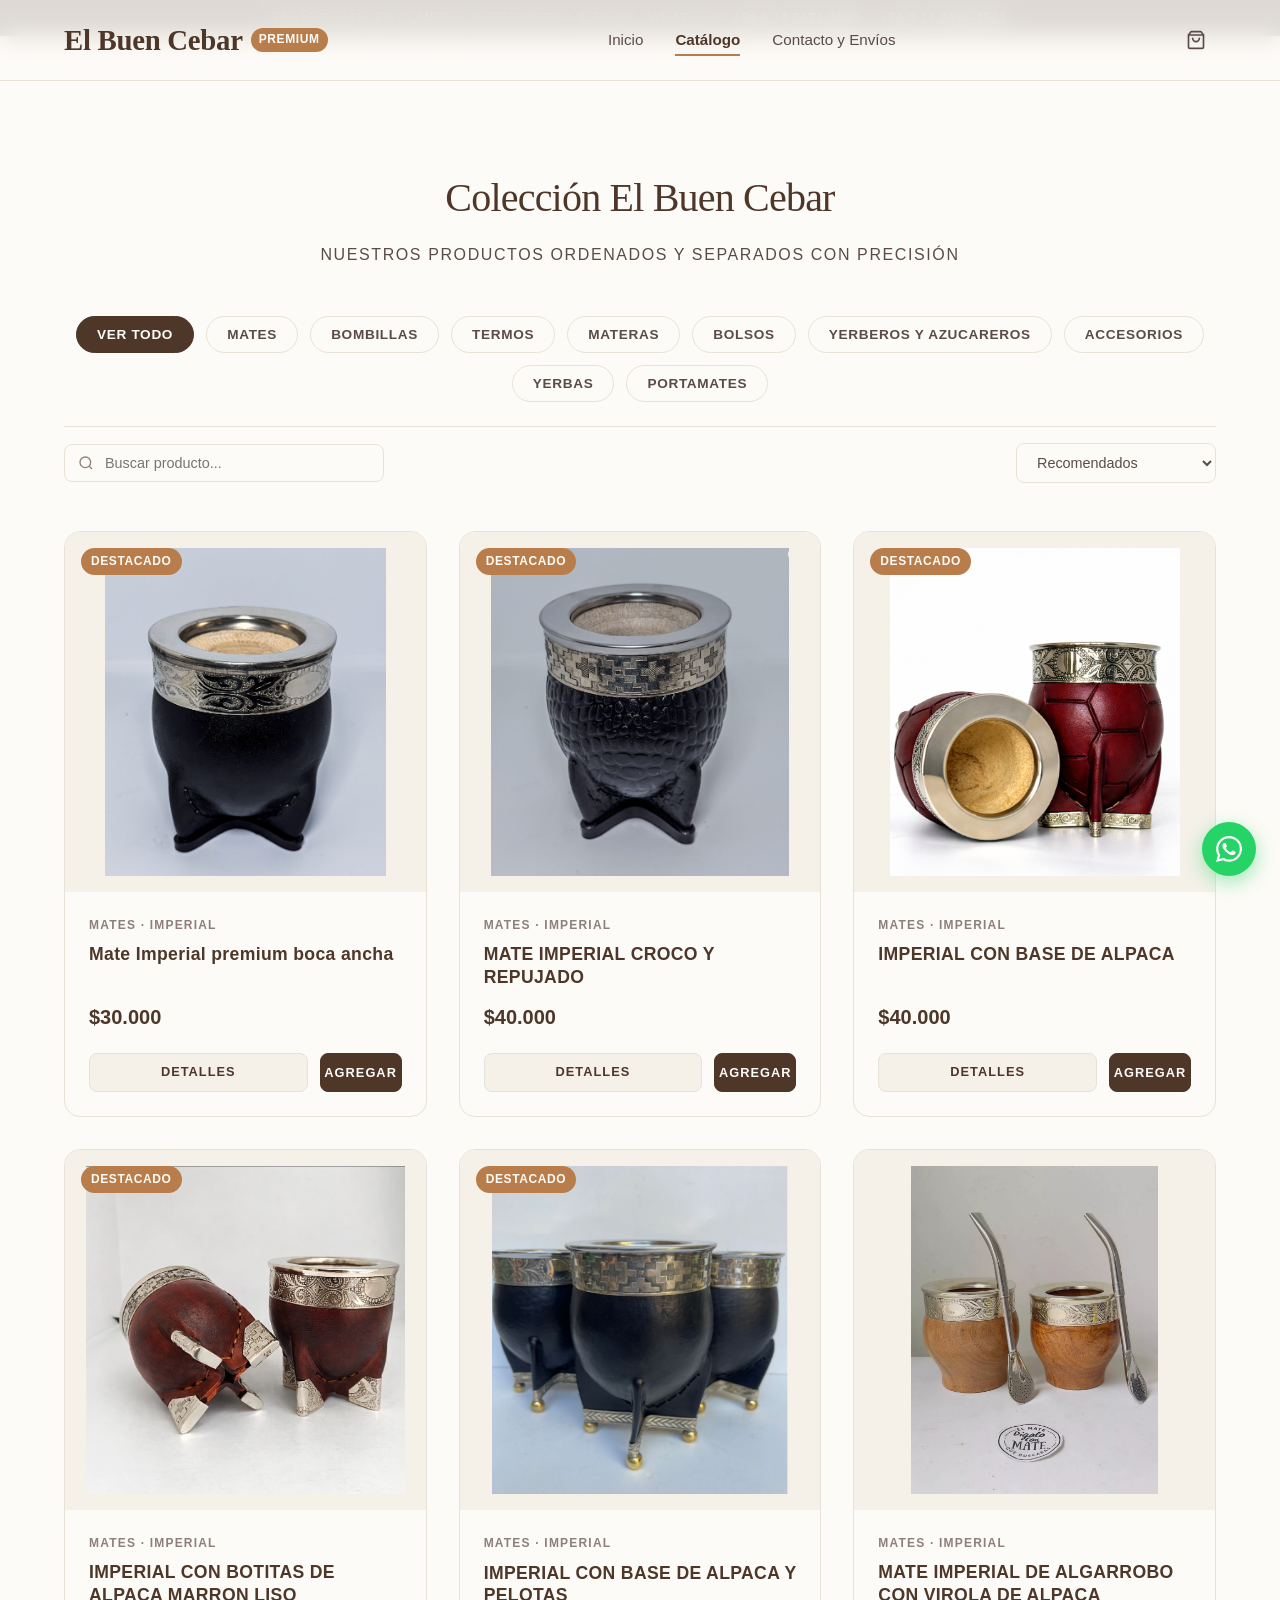
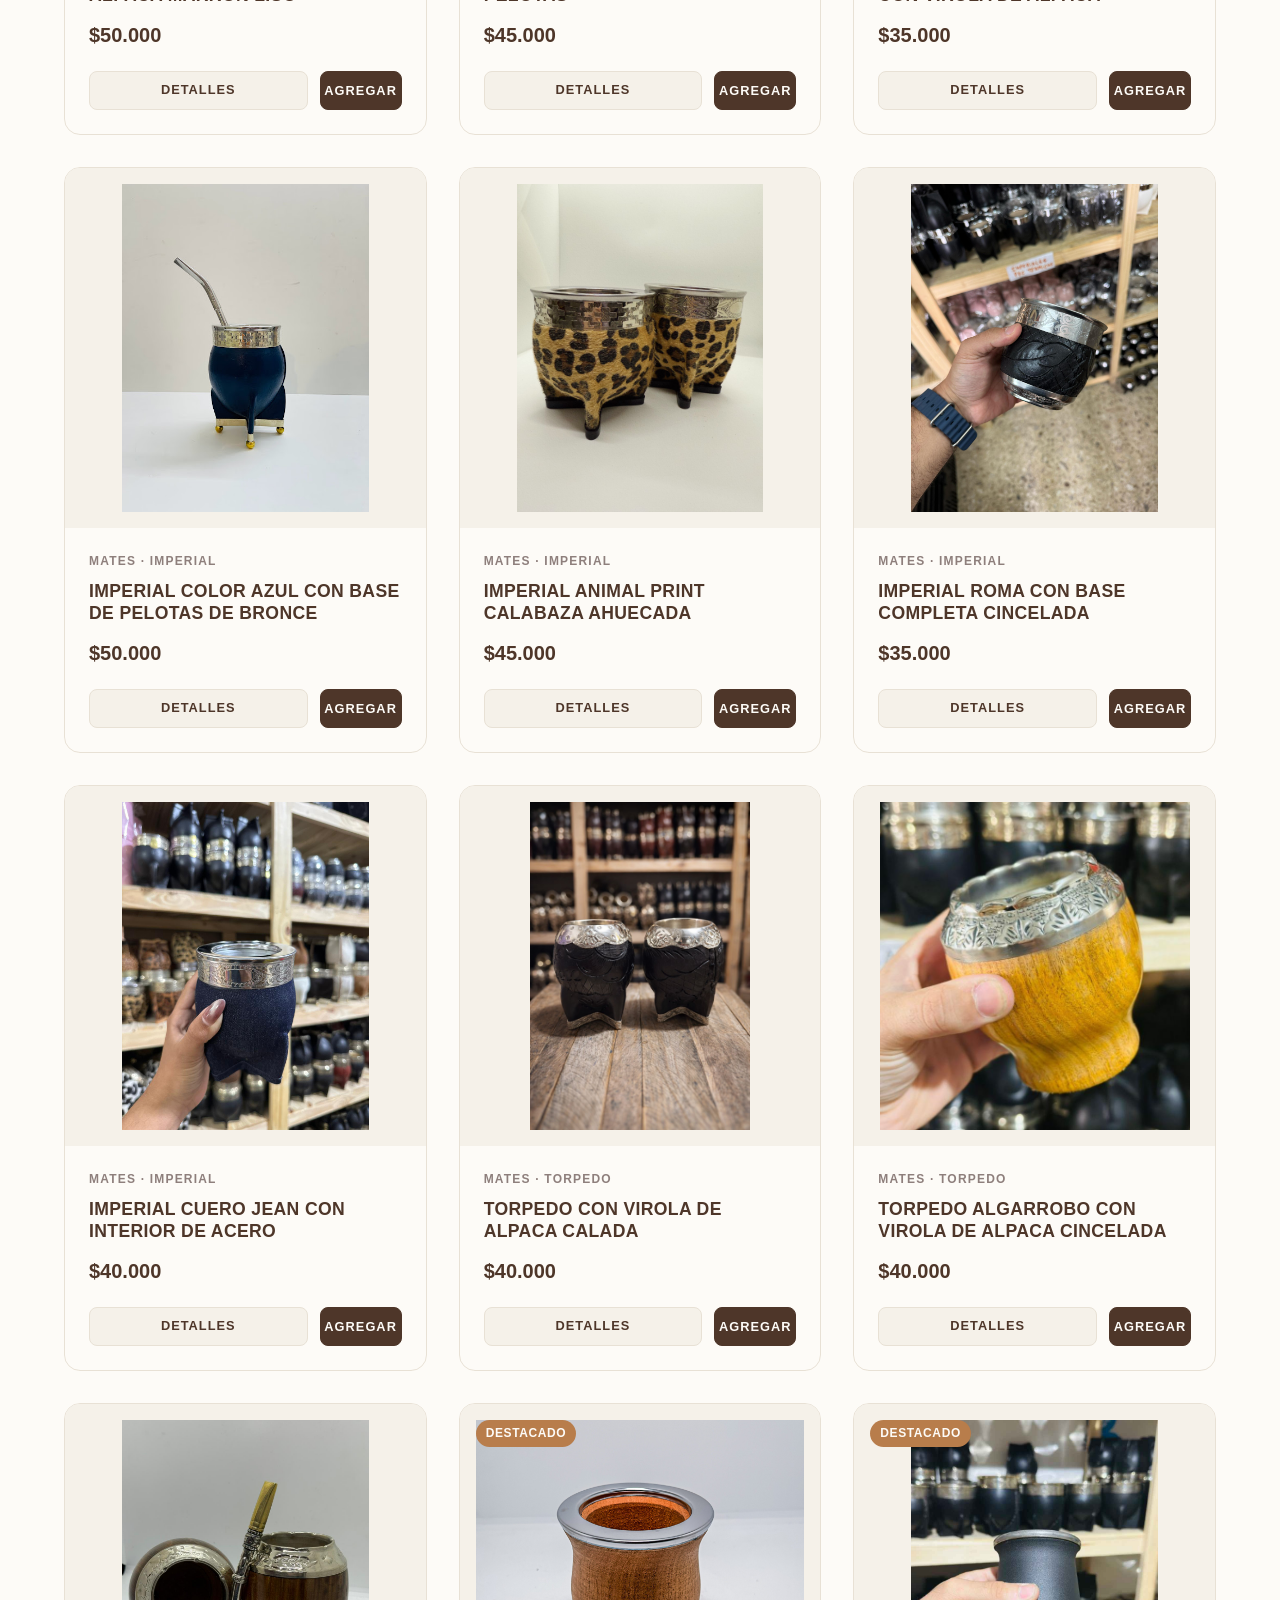
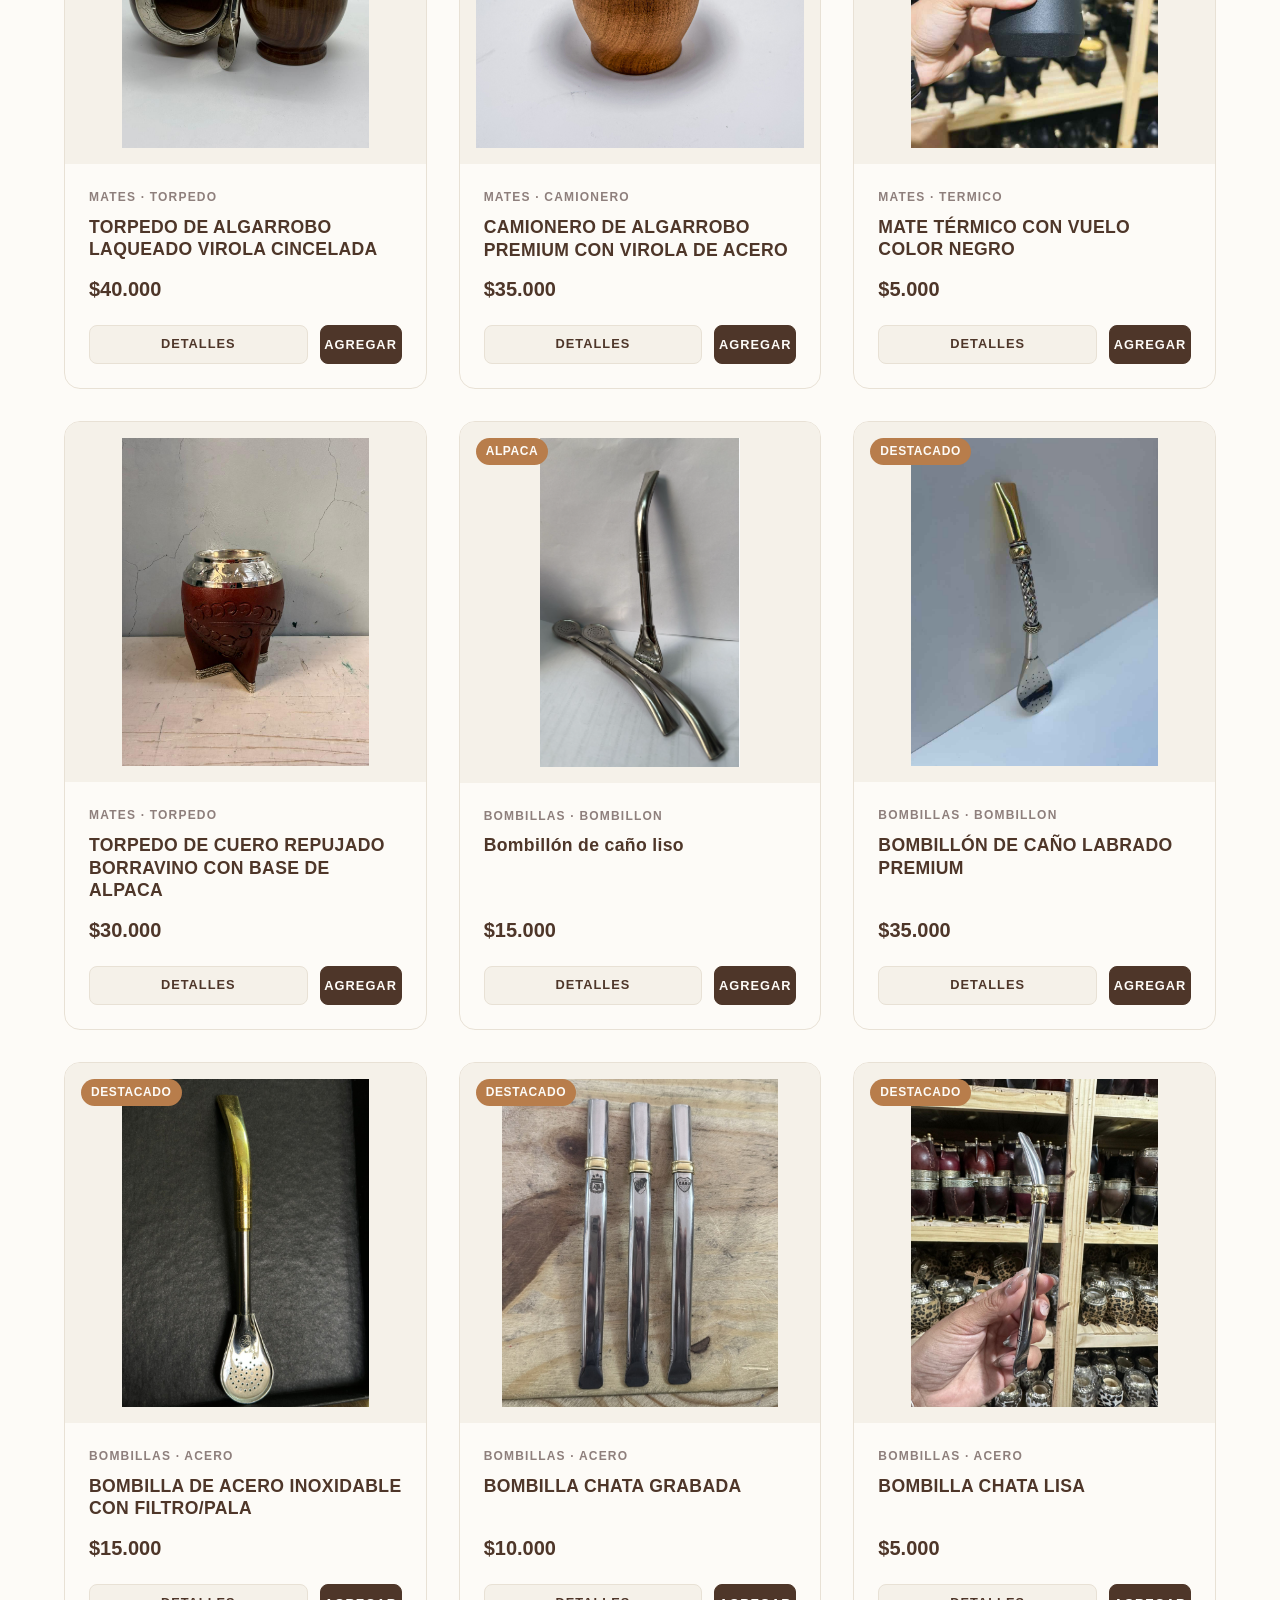
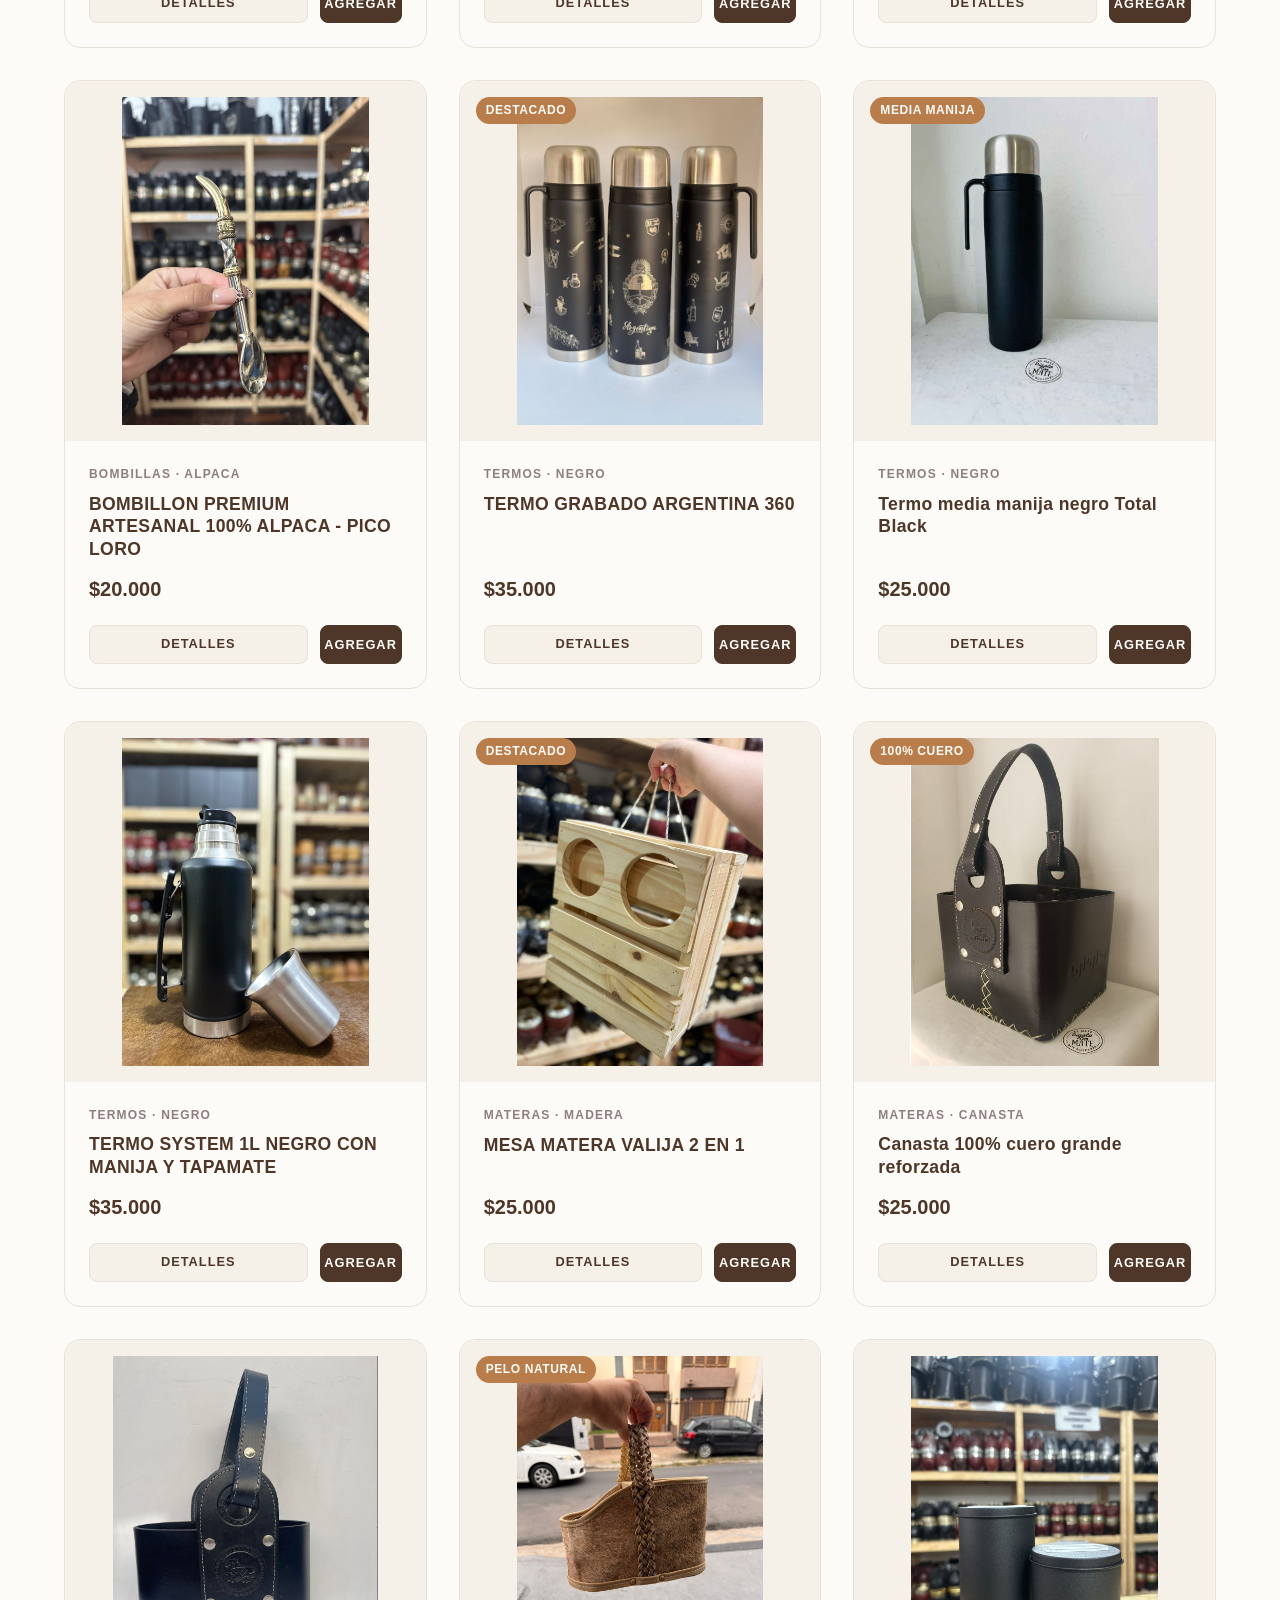
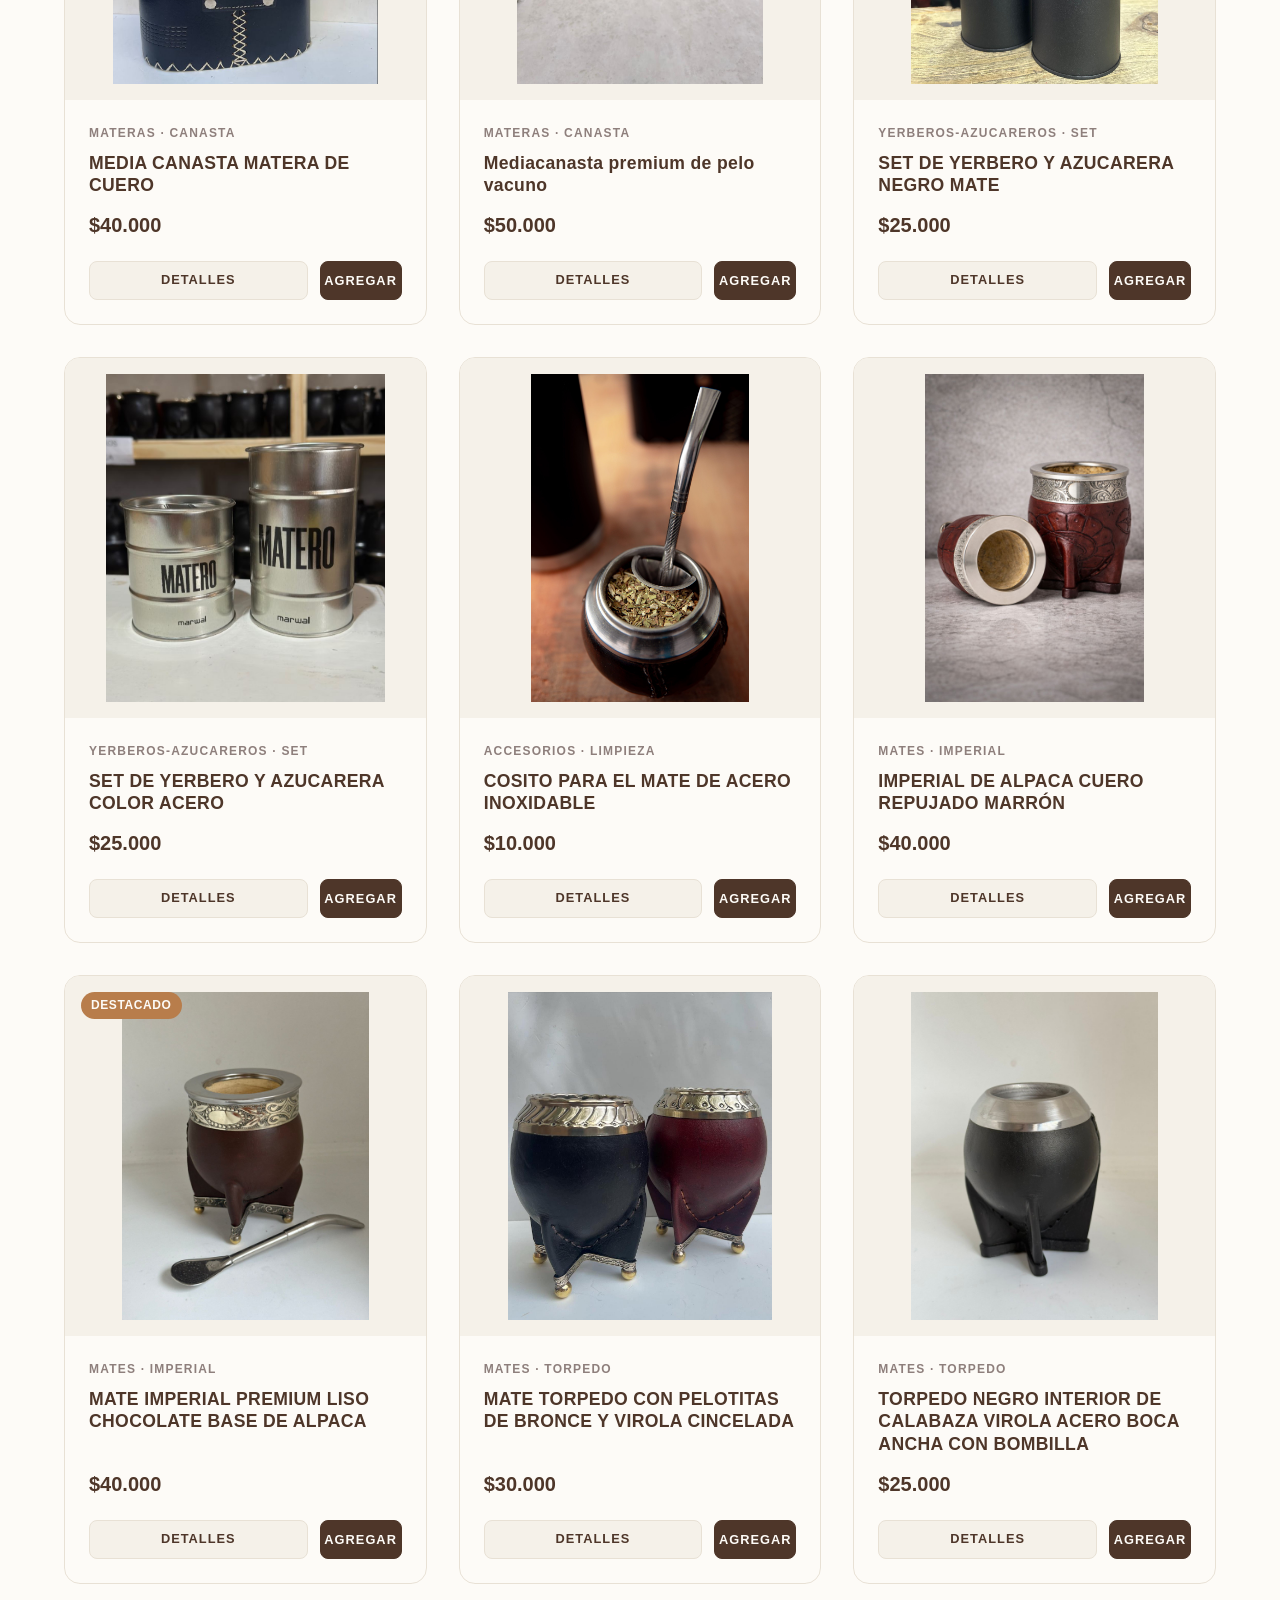
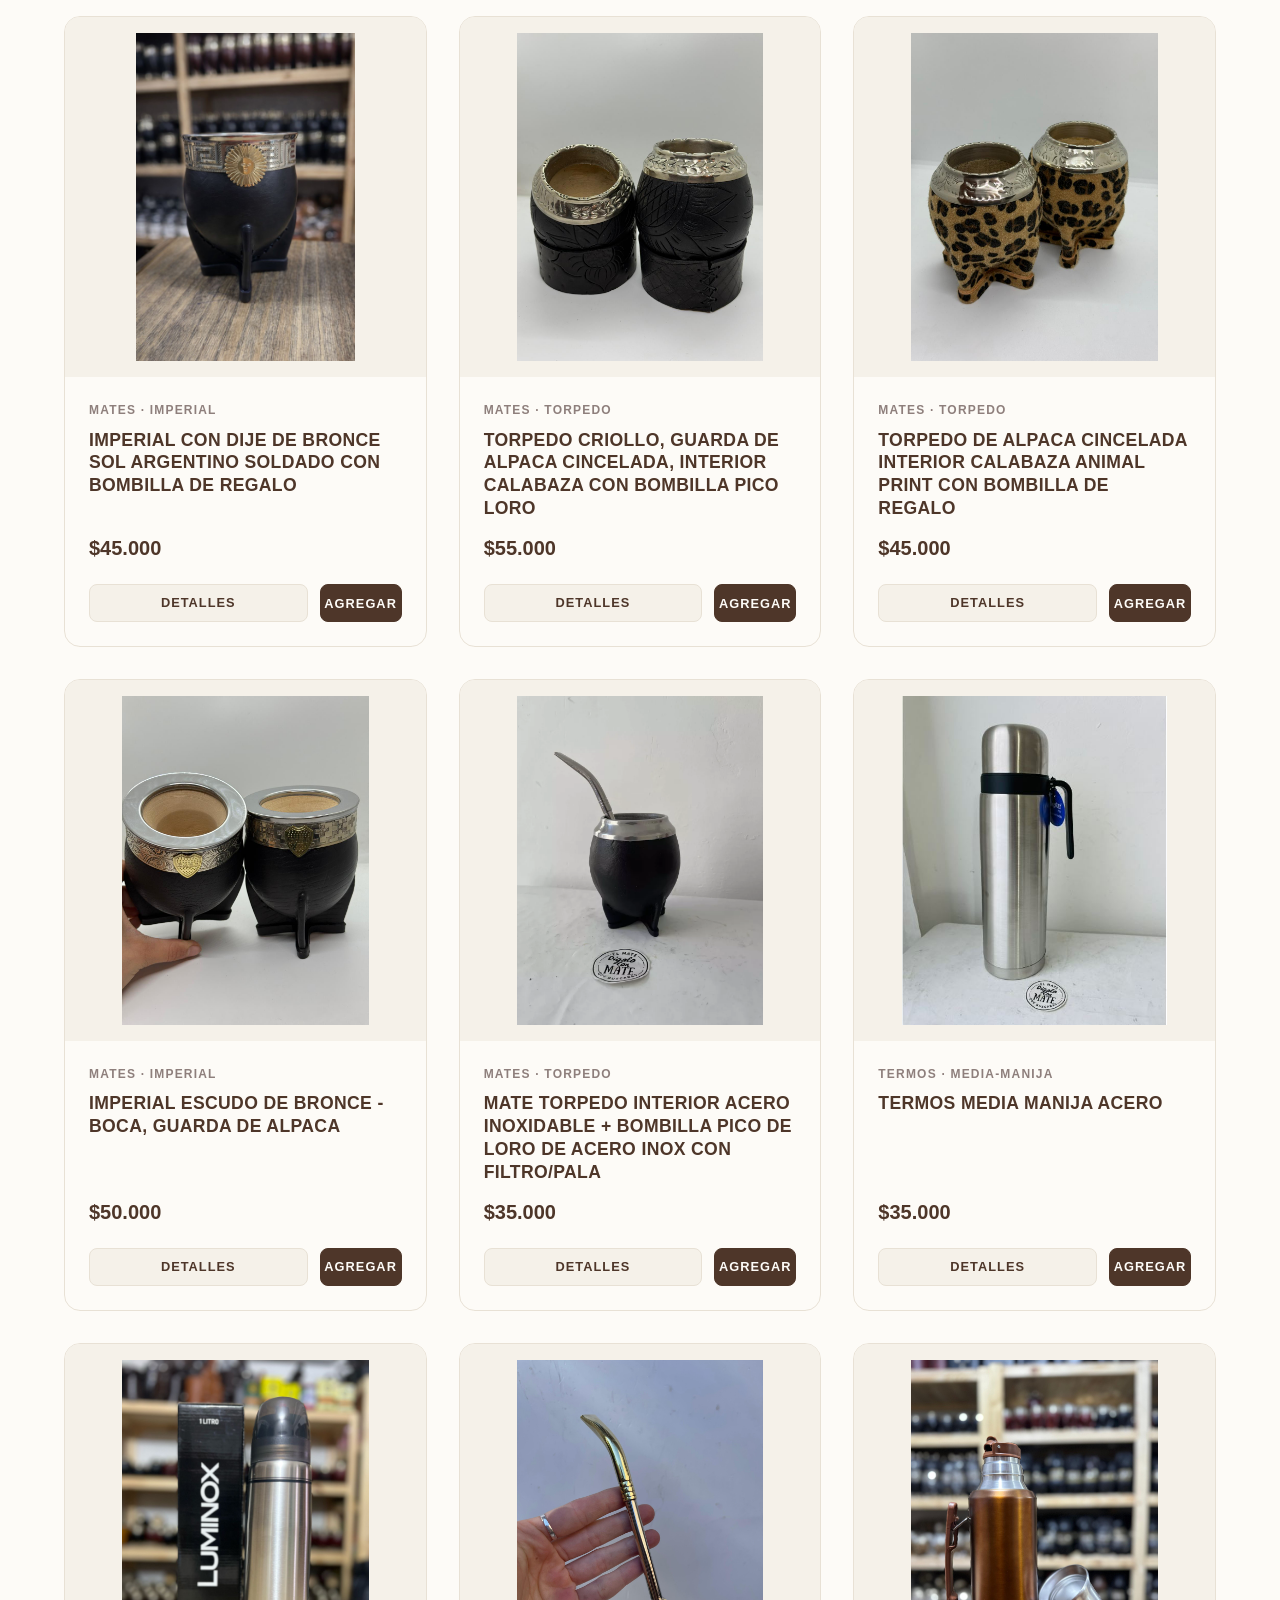
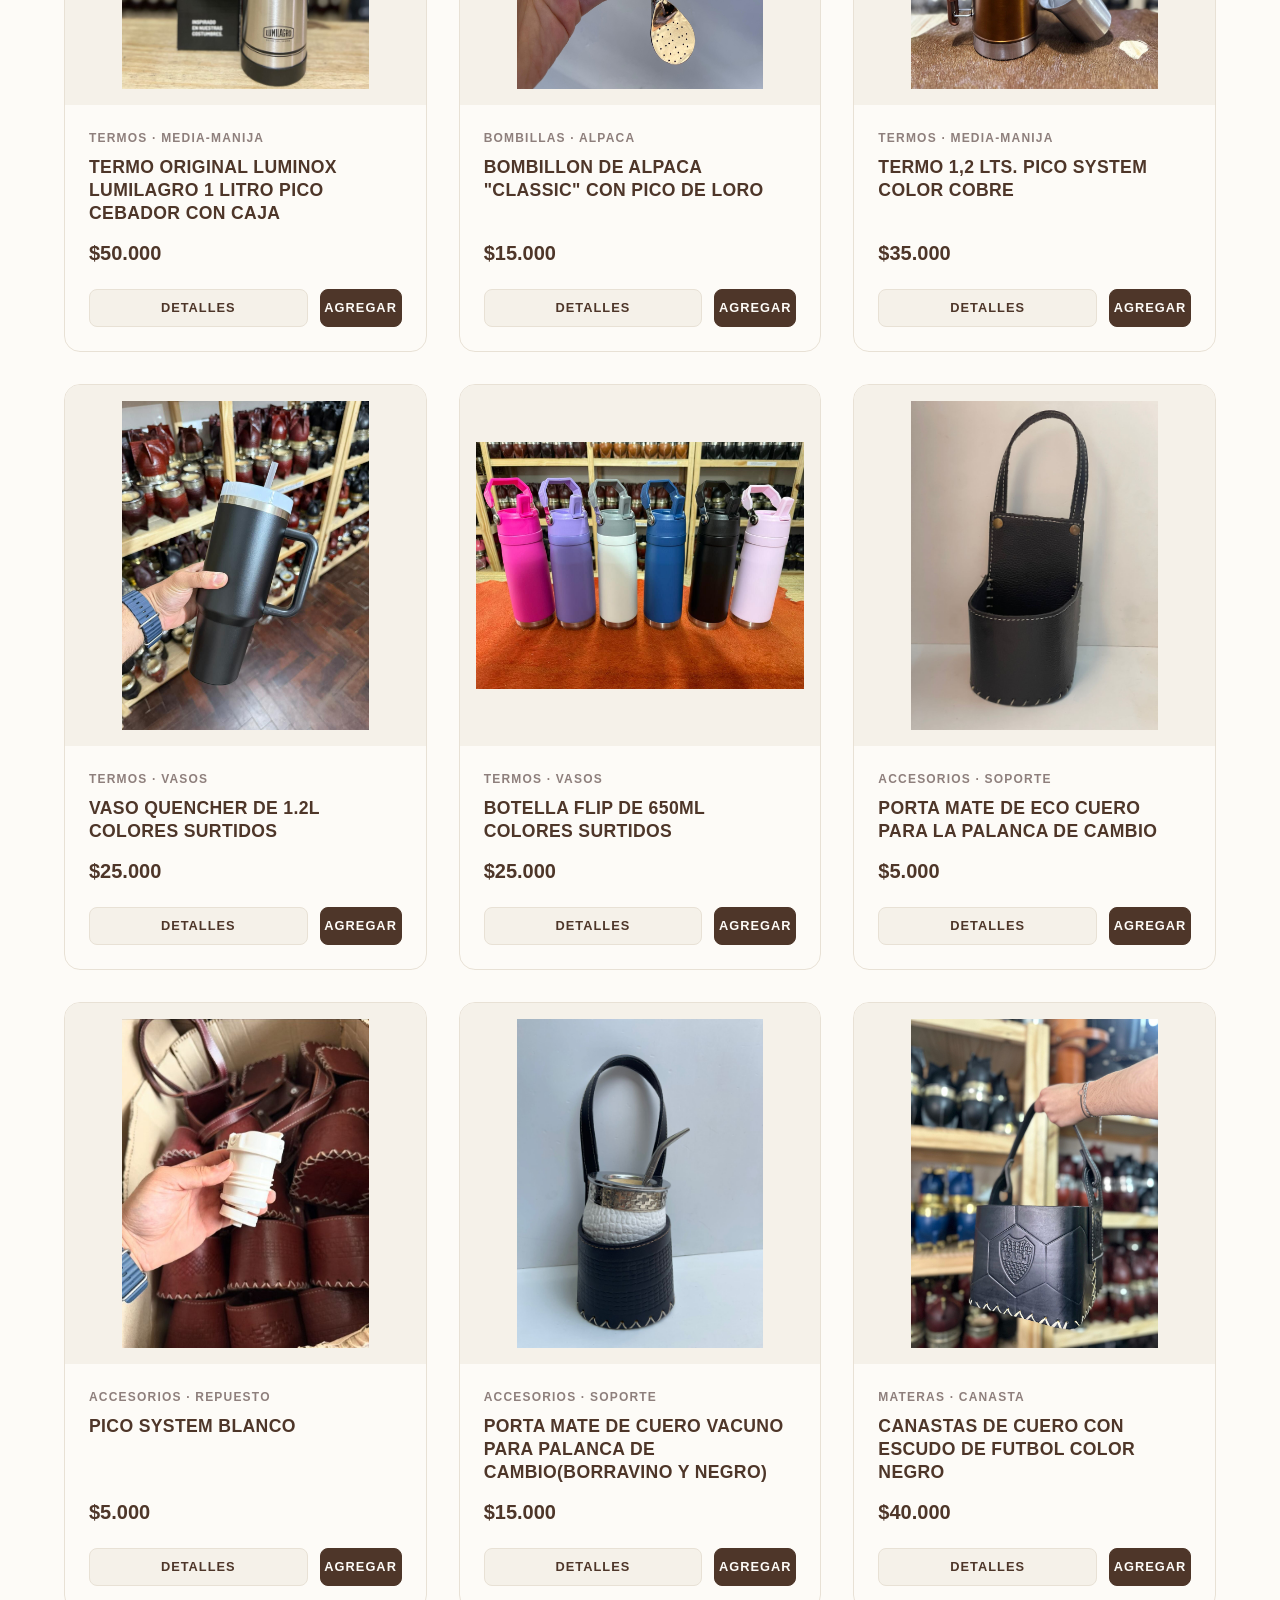
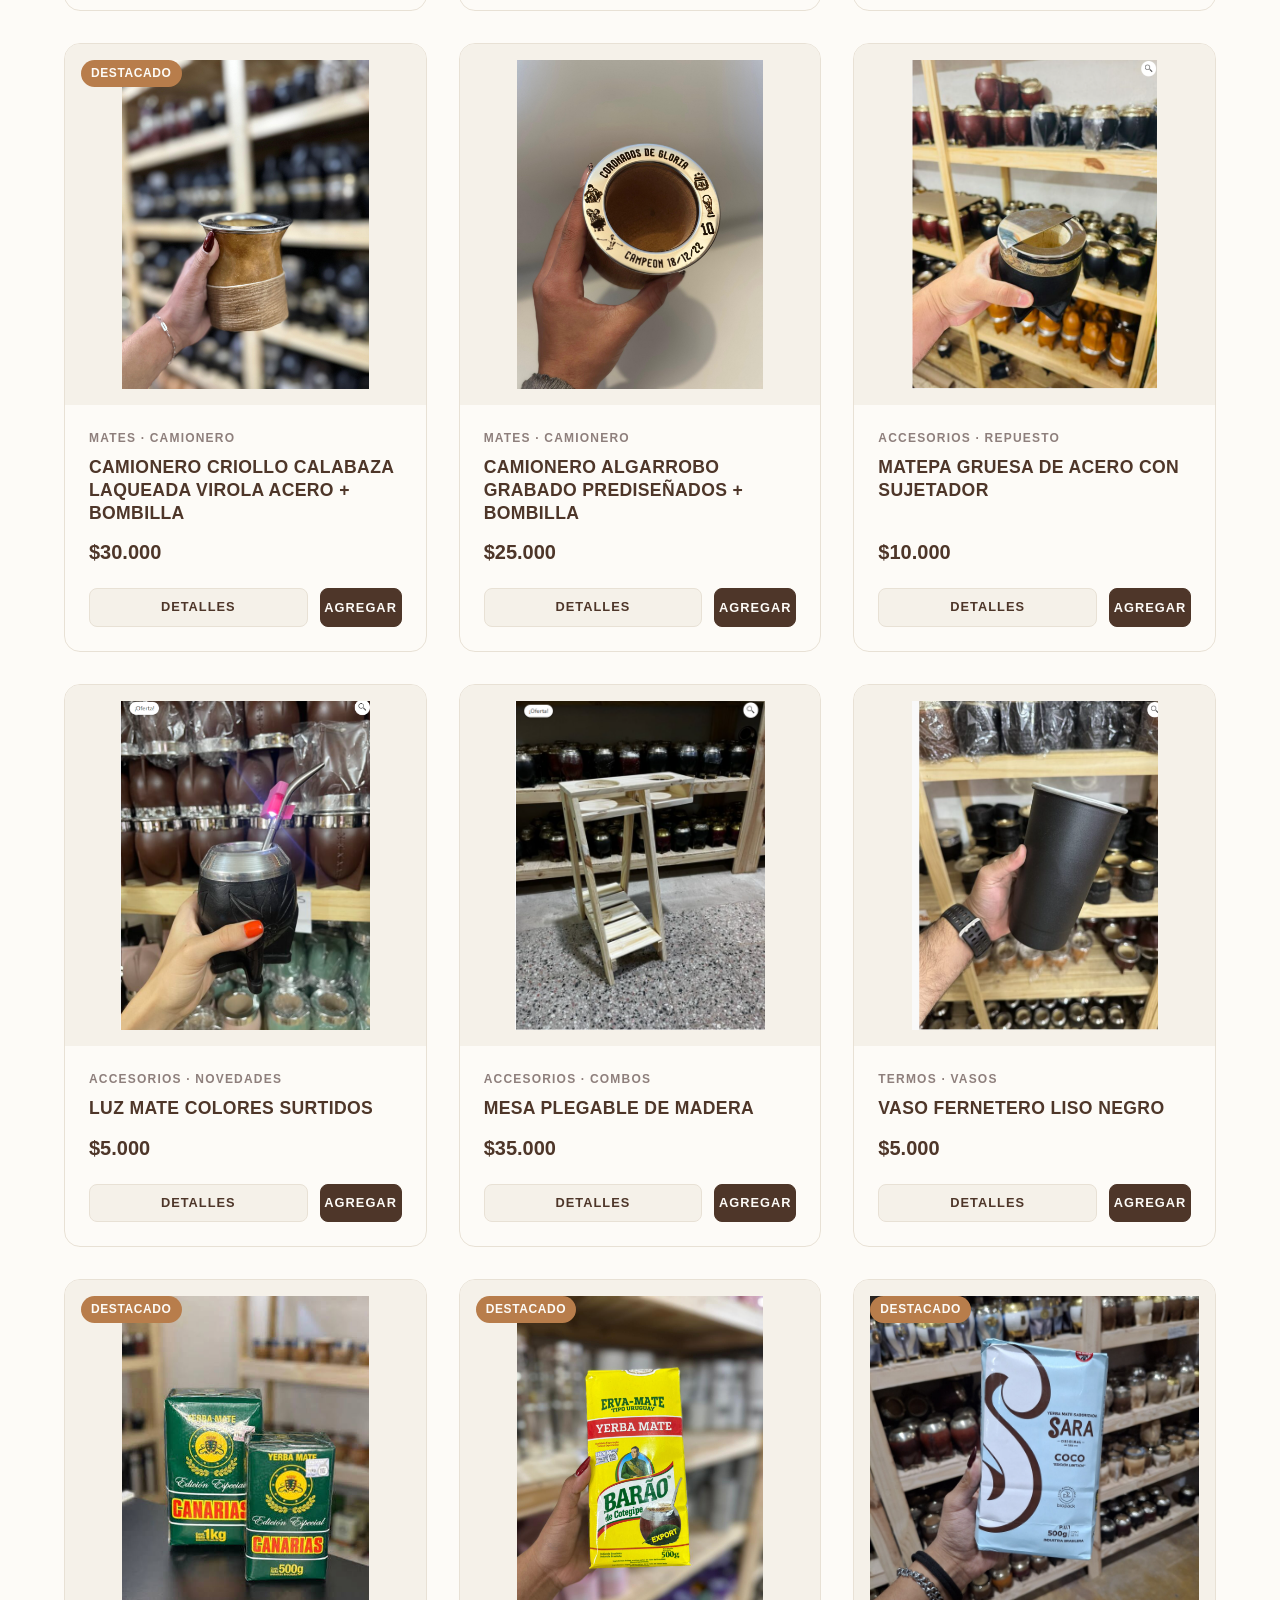
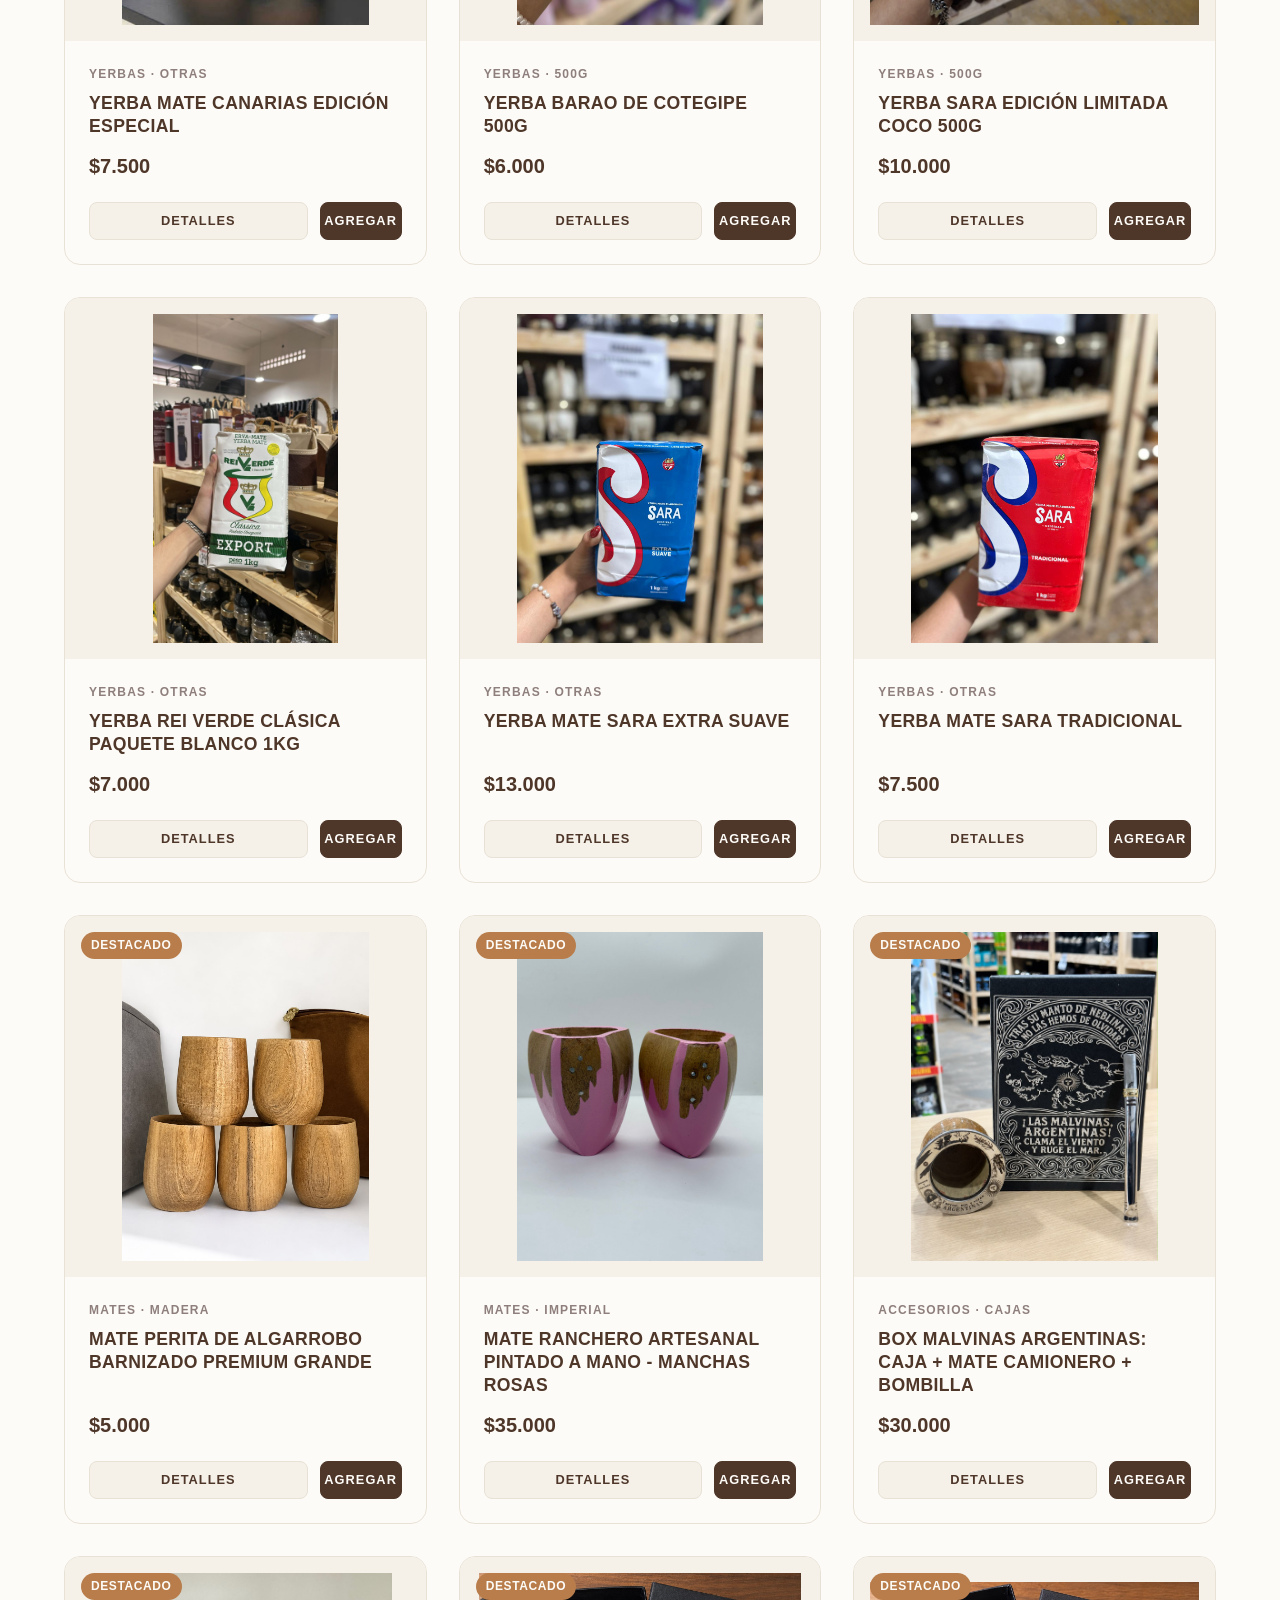
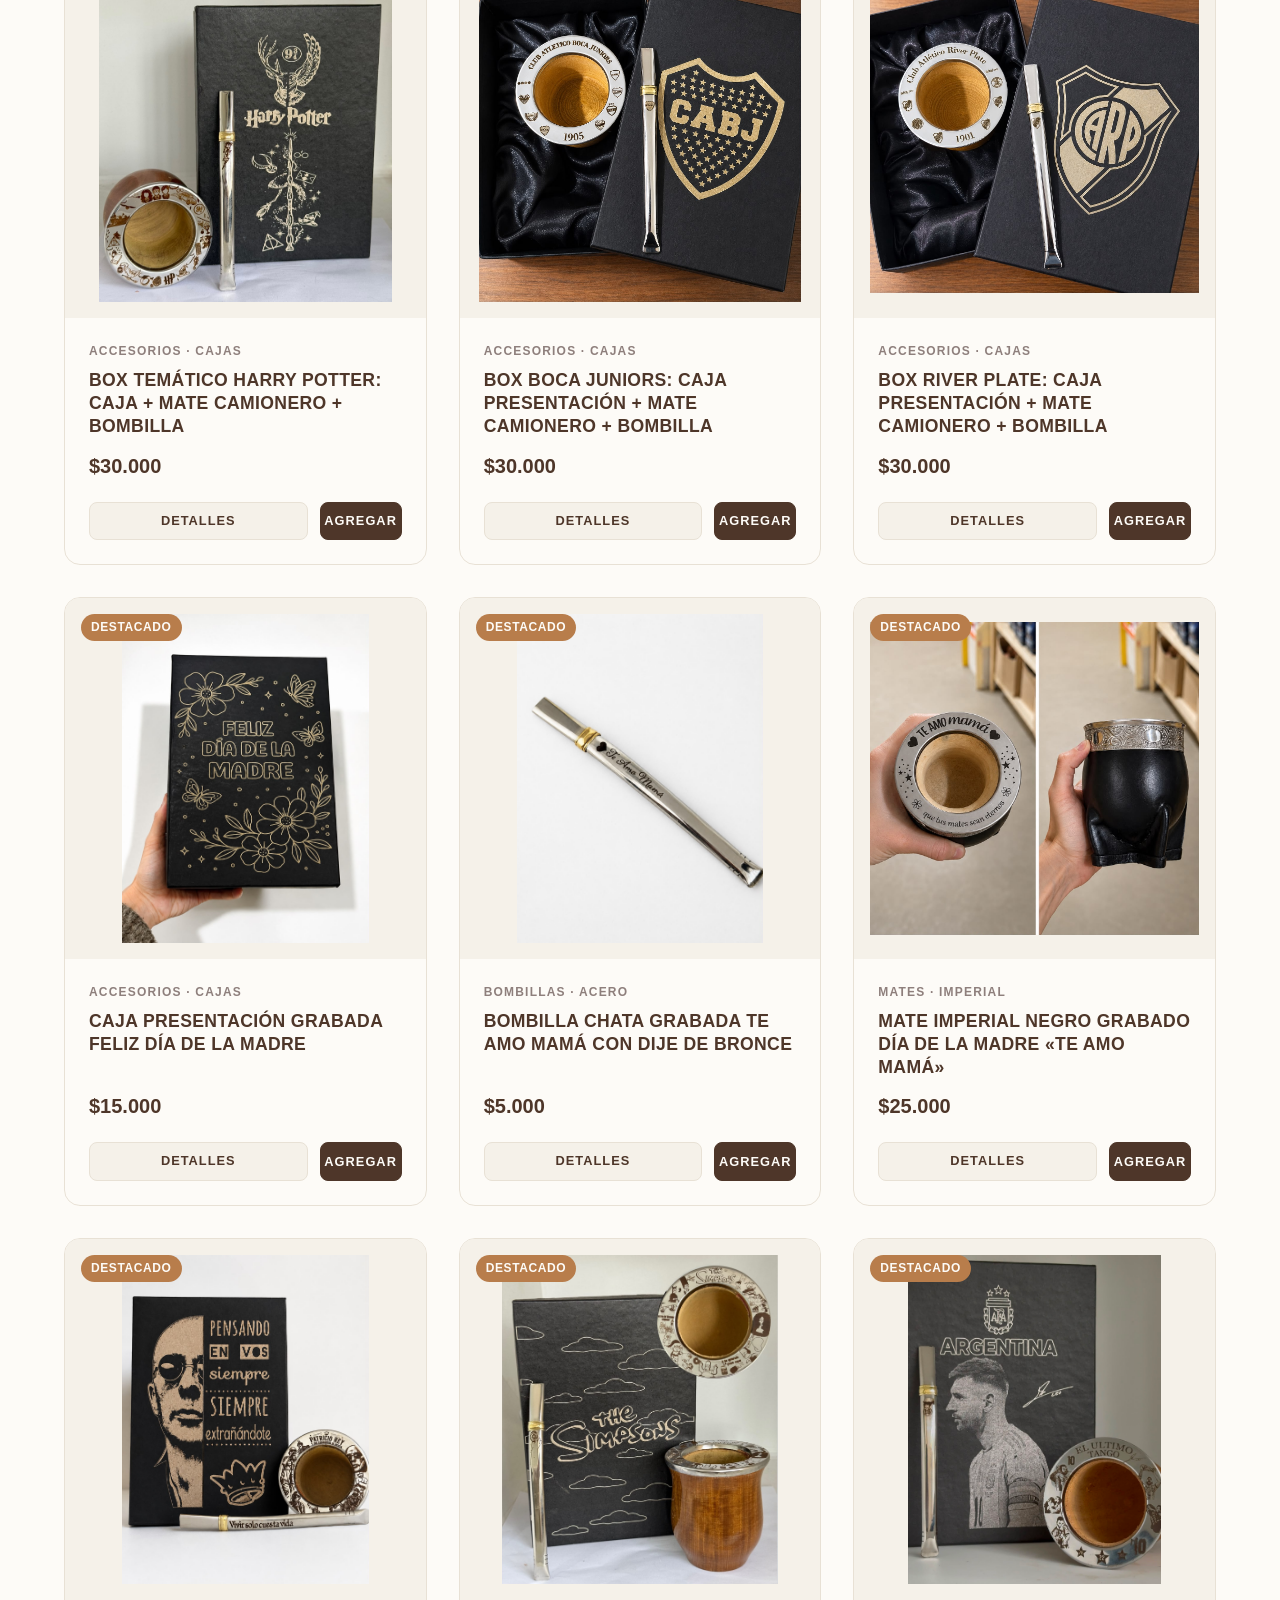
<file: catalogo.html>
<!DOCTYPE html>
<html lang="es-AR">
<head> 
      <!-- SECURITY HEADERS -->
  <meta http-equiv="Content-Security-Policy" content="default-src 'self'; script-src 'self' 'unsafe-inline' https://sdk.mercadopago.com; style-src 'self' 'unsafe-inline' https://fonts.googleapis.com; font-src 'self' https://fonts.gstatic.com; img-src 'self' data: https:; connect-src 'self' https:; frame-src 'self' https: http:;">
  <meta http-equiv="X-Content-Type-Options" content="nosniff">
  <meta name="referrer" content="strict-origin-when-cross-origin">
  <meta name="permissions-policy" content="camera=(), microphone=(), geolocation=()">
  <meta charset="UTF-8">
  <meta name="viewport" content="width=device-width, initial-scale=1.0">
  <title>Catálogo | El Buen Cebar - Mates Premium Artesanales</title>
  <meta name="description" content="Explorá nuestra colección de Mates Imperiales, Torpedos, Camioneros, bombillas cinceladas, termos y accesorios de cuero. Fabricado a mano en Ramos Mejía.">
  
  <!-- Favicon -->
  <link rel="icon" href="assets/images/favicon.png?v=740" type="image/png">

  <!-- CSS -->
  <link rel="stylesheet" href="css/variables.css">
  <link rel="stylesheet" href="css/main.css?v=740">
  <link rel="stylesheet" href="css/components.css?v=740">
</head>
<body>

  <!-- Barra de Promociones / Envíos -->
  <div class="promo-bar">Envío GRATIS en compras superiores a $150.000 | WhatsApp: <a href="https://wa.me/5491124713099" target="_blank" rel="noopener noreferrer" style="color: inherit; text-decoration: underline; font-weight: 600;">+54 9 11 2471-3099</a> &nbsp;|&nbsp; <a href="https://wa.me/5491124561523" target="_blank" rel="noopener noreferrer" style="color: inherit; text-decoration: underline; font-weight: 600;">+54 9 11 2456-1523</a></div>

  <!-- Cabecera / Navegación -->
  <header class="header">
    <div class="container header__inner">
      <a href="index.html" class="logo">
        El Buen Cebar <span>Premium</span>
      </a>
      
      <nav>
        <ul class="nav">
          <li><a href="index.html" class="nav__link">Inicio</a></li>
          <li><a href="catalogo.html" class="nav__link nav__link--active">Catálogo</a></li>
          <li><a href="contacto.html" class="nav__link">Contacto y Envíos</a></li>
        </ul>
      </nav>

      <div class="header__actions">
        <!-- Botón del Carrito -->
        <button class="action-btn" data-cart-toggle aria-label="Carrito de compras">
          <svg viewBox="0 0 24 24"><path d="M6 2L3 6v14a2 2 0 0 0 2 2h14a2 2 0 0 0 2-2V6l-3-4z"></path><line x1="3" y1="6" x2="21" y2="6"></line><path d="M16 10a4 4 0 0 1-8 0"></path></svg>
          <span class="cart-badge" style="display: none;">0</span>
        </button>

        <!-- Botón de Menú Móvil -->
        <button class="hamburger" id="hamburger" aria-label="Menú">
          <span></span>
          <span></span>
          <span></span>
        </button>
      </div>
    </div>
  </header>

  <!-- Menú Móvil Colapsable -->
  <div class="mobile-nav" id="mobile-nav">
    <a href="index.html" class="nav__link">Inicio</a>
    <a href="catalogo.html" class="nav__link nav__link--active">Catálogo</a>
    <a href="contacto.html" class="nav__link">Contacto y Envíos</a>
  </div>

  <!-- SECCIÓN PRINCIPAL CATÁLOGO -->
  <main class="container reveal-on-scroll" style="padding-top: 130px; padding-bottom: 80px;">
    <h1 class="section-title">Colección El Buen Cebar</h1>

    <p class="section-subtitle">Nuestros productos ordenados y separados con precisión</p>

    <!-- Barra de Filtros -->
    <div class="filters">
      <!-- Filtros por Categoría Principal -->
      <div class="filters__categories" id="categories-filter-bar">
        <button class="filter-btn filter-btn--active" data-category="todos">Ver Todo</button>
        <button class="filter-btn" data-category="mates">Mates</button>
        <button class="filter-btn" data-category="bombillas">Bombillas</button>
        <button class="filter-btn" data-category="termos">Termos</button>
        <button class="filter-btn" data-category="materas">Materas</button>
        <button class="filter-btn" data-category="bolsos">Bolsos</button>
        <button class="filter-btn" data-category="yerberos-azucareros">Yerberos y Azucareros</button>
        <button class="filter-btn" data-category="accesorios">Accesorios</button>
        <button class="filter-btn" data-category="yerbas">Yerbas</button>
        <button class="filter-btn" data-category="portamates">Portamates</button>
      </div>

      <!-- Barra de Sub-categorías para Mates (Se muestra dinámicamente en JS) -->
      <div class="subcategories-bar" id="subcategories-bar" style="display: none;">
        <button class="subfilter-btn subfilter-btn--active" data-subcategory="todos">Todos los Mates</button>
        <button class="subfilter-btn" data-subcategory="imperial">Imperiales</button>
        <button class="subfilter-btn" data-subcategory="torpedo">Torpedo</button>
        <button class="subfilter-btn" data-subcategory="camionero">Camionero</button>
        <button class="subfilter-btn" data-subcategory="termico">Mate Térmico</button>
      </div>

      <!-- Barra de Sub-categorías para Yerbas - no se muestra, todas las yerbas en una sola vista -->
      <div class="subcategories-bar" id="subcategories-yerbas-bar" style="display: none;"></div>


      <!-- Buscador y Ordenación -->
      <div class="filters__controls">
        <div class="search-box">
          <svg viewBox="0 0 24 24"><circle cx="11" cy="11" r="8"></circle><line x1="21" y1="21" x2="16.65" y2="16.65"></line></svg>
          <input type="text" id="search-input" placeholder="Buscar producto...">
        </div>

        <div class="sort-box">
          <select id="sort-select">
            <option value="default">Recomendados</option>
            <option value="price-asc">Precio: Menor a Mayor</option>
            <option value="price-desc">Precio: Mayor a Menor</option>
            <option value="name-asc">Nombre: A - Z</option>
          </select>
        </div>
      </div>
    </div>

    <!-- Grid de Productos -->
    <div class="product-grid" id="catalog-products-grid">
      <!-- RENDERIZADO DINÁMICO POR JS (catalog.js) -->
    </div>
  </main>

  <!-- PIE DE PÁGINA (FOOTER) -->
  <footer class="footer">
    <div class="container footer__grid">
      <!-- Columna 1: Info e Instagram -->
      <div class="footer__col-about">
        <a href="index.html" class="logo" style="color: #fff;">El Buen Cebar</a>
        <p>Mates y accesorios de primer nivel. Fabricación artesanal y atención personalizada desde Ramos Mejía.</p>
        <div class="footer__socials">
          <a href="https://instagram.com/elbuen.cebar" target="_blank" rel="noopener noreferrer" class="footer__social-link" aria-label="Instagram">
            <svg viewBox="0 0 24 24"><rect x="2" y="2" width="20" height="20" rx="5" ry="5"></rect><path d="M16 11.37A4 4 0 1 1 12.63 8 4 4 0 0 1 16 11.37z"></path><line x1="17.5" y1="6.5" x2="17.51" y2="6.5"></line></svg>
          </a>
        </div>
      </div>

      <!-- Columna 2: Enlaces Rápidos -->
      <div>
        <h3 class="footer__title">Navegación</h3>
        <ul class="footer__links">
          <li><a href="index.html" class="footer__link">Inicio</a></li>
          <li><a href="catalogo.html" class="footer__link">Catálogo</a></li>
          <li><a href="contacto.html" class="footer__link">Contacto y Envíos</a></li>
        </ul>
      </div>

      <!-- Columna 3: Información Útil -->
      <div>
        <h3 class="footer__title">Políticas</h3>
        <ul class="footer__links">
          <li><a href="contacto.html#cambios" class="footer__link">Cambios y Devoluciones</a></li>
          <li><a href="contacto.html#envios" class="footer__link">Métodos de Envío</a></li>
          <li><a href="contacto.html#pagos" class="footer__link">Medios de Pago</a></li>
        </ul>
      </div>

      <!-- Columna 4: Contacto directo -->
      <div>
        <h3 class="footer__title">Contacto</h3>
        <ul class="footer__info-list">
          <li class="footer__info-item">
            <svg viewBox="0 0 24 24"><path d="M4 4h16c1.1 0 2 .9 2 2v12c0 1.1-.9 2-2 2H4c-1.1 0-2-.9-2-2V6c0-1.1.9-2 2-2z"></path><polyline points="22,6 12,13 2,6"></polyline></svg>
            elbuencebarmates@gmail.com
          </li>
          <li class="footer__info-item">
            <svg viewBox="0 0 24 24" fill="none" stroke="currentColor" stroke-width="2" stroke-linecap="round" stroke-linejoin="round"><path d="M21 11.5a8.38 8.38 0 0 1-.9 3.8 8.5 8.5 0 0 1-7.6 4.7 8.38 8.38 0 0 1-3.8-.9L3 21l1.9-5.7a8.38 8.38 0 0 1-.9-3.8 8.5 8.5 0 0 1 4.7-7.6 8.38 8.38 0 0 1 3.8-.9h.5a8.48 8.48 0 0 1 8 8v.5z"></path></svg>
            <div style="display: flex; flex-direction: column; gap: 2px;">
              <a href="https://wa.me/5491124713099" target="_blank" rel="noopener noreferrer" style="color: inherit; text-decoration: none;">+54 9 11 2471-3099</a>
              <a href="https://wa.me/5491124561523" target="_blank" rel="noopener noreferrer" style="color: inherit; text-decoration: none;">+54 9 11 2456-1523</a>
            </div>
          </li>
          <li class="footer__info-item">
            <svg viewBox="0 0 24 24"><path d="M21 10c0 7-9 13-9 13s-9-6-9-13a9 9 0 0 1 18 0z"></path><circle cx="12" cy="10" r="3"></circle></svg>
            Ramos Mejía, La Matanza, Zona Oeste
          </li>
        </ul>
      </div>
    </div>

    <div class="container footer__bottom">
      <p>&copy; <span id="copyright-year">2026</span> El Buen Cebar. Todos los derechos reservados. Diseñado artesanalmente.</p>
      <div class="footer__payments">
        <span>Aceptamos:</span>
        <div class="footer__payments-icons">
          <span class="footer__payment-icon">Mercado Pago</span>
          <span class="footer__payment-icon">Efectivo (-10%)</span>
        </div>
      </div>
    </div>
  
      <div class="footer-trust-banner">
        <div class="container footer-trust-content">
          
          <div>
            <span style="font-size: 0.78rem; font-weight: 700; text-transform: uppercase; letter-spacing: 0.08em; color: rgba(255, 255, 255, 0.7); display: block; margin-bottom: 12px;">Seguridad Garantizada</span>
            <div class="security-seals-list">
              <span class="security-seal">
                <svg width="16" height="16" viewBox="0 0 24 24" fill="none" stroke="currentColor" stroke-width="2.5" stroke-linecap="round" stroke-linejoin="round"><rect x="3" y="11" width="18" height="11" rx="2" ry="2"></rect><path d="M7 11V7a5 5 0 0 1 10 0v4"></path></svg>
                SSL 256-bit Encriptado
              </span>
              <span class="security-seal">
                <svg width="16" height="16" viewBox="0 0 24 24" fill="none" stroke="currentColor" stroke-width="2.5" stroke-linecap="round" stroke-linejoin="round"><path d="M12 22s8-4 8-10V5l-8-3-8 3v7c0 6 8 10 8 10z"></path></svg>
                Garantía Oficial El Buen Cebar
              </span>
            </div>
          </div>
        </div>
      </div>
      </div>
  </footer>

  <!-- Carrito Drawer -->
  <div class="cart-overlay" id="cart-overlay">
    <div class="cart-drawer">
      <div class="cart-drawer__header">
        <h3 class="cart-drawer__title">Tu Carrito</h3>
        <button class="cart-close-btn" id="cart-close" aria-label="Cerrar Carrito">
          <svg width="24" height="24" viewBox="0 0 24 24" fill="none" stroke="currentColor" stroke-width="2" stroke-linecap="round" stroke-linejoin="round"><line x1="18" y1="6" x2="6" y2="18"></line><line x1="6" y1="6" x2="18" y2="18"></line></svg>
        </button>
      </div>
      <div class="cart-drawer__body" id="cart-items-list"></div>
      <div class="cart-drawer__footer" id="cart-drawer-summary" style="display: none;">
        <div class="cart-summary-row"><span>Subtotal</span><span id="cart-subtotal">$0</span></div>
        <div class="cart-summary-row"><span>Envío</span><span id="cart-shipping">A calcular</span></div>
        <div class="cart-summary-row cart-summary-row--total"><span>Total</span><span id="cart-total">$0</span></div>
        <a href="checkout.html" class="btn btn--accent btn--full" style="justify-content: center;">Iniciar Compra</a>
      </div>
    </div>
  </div>

  <!-- Scripts -->
  <script src="js/products.js?v=740"></script>
  <script src="js/cart.js?v=740"></script>
  <script src="js/main.js?v=740"></script>
  <!-- Lógica de renderizado y filtros del catálogo -->
  <script src="js/catalog.js?v=740"></script>

  
</body>
</html>
</file>
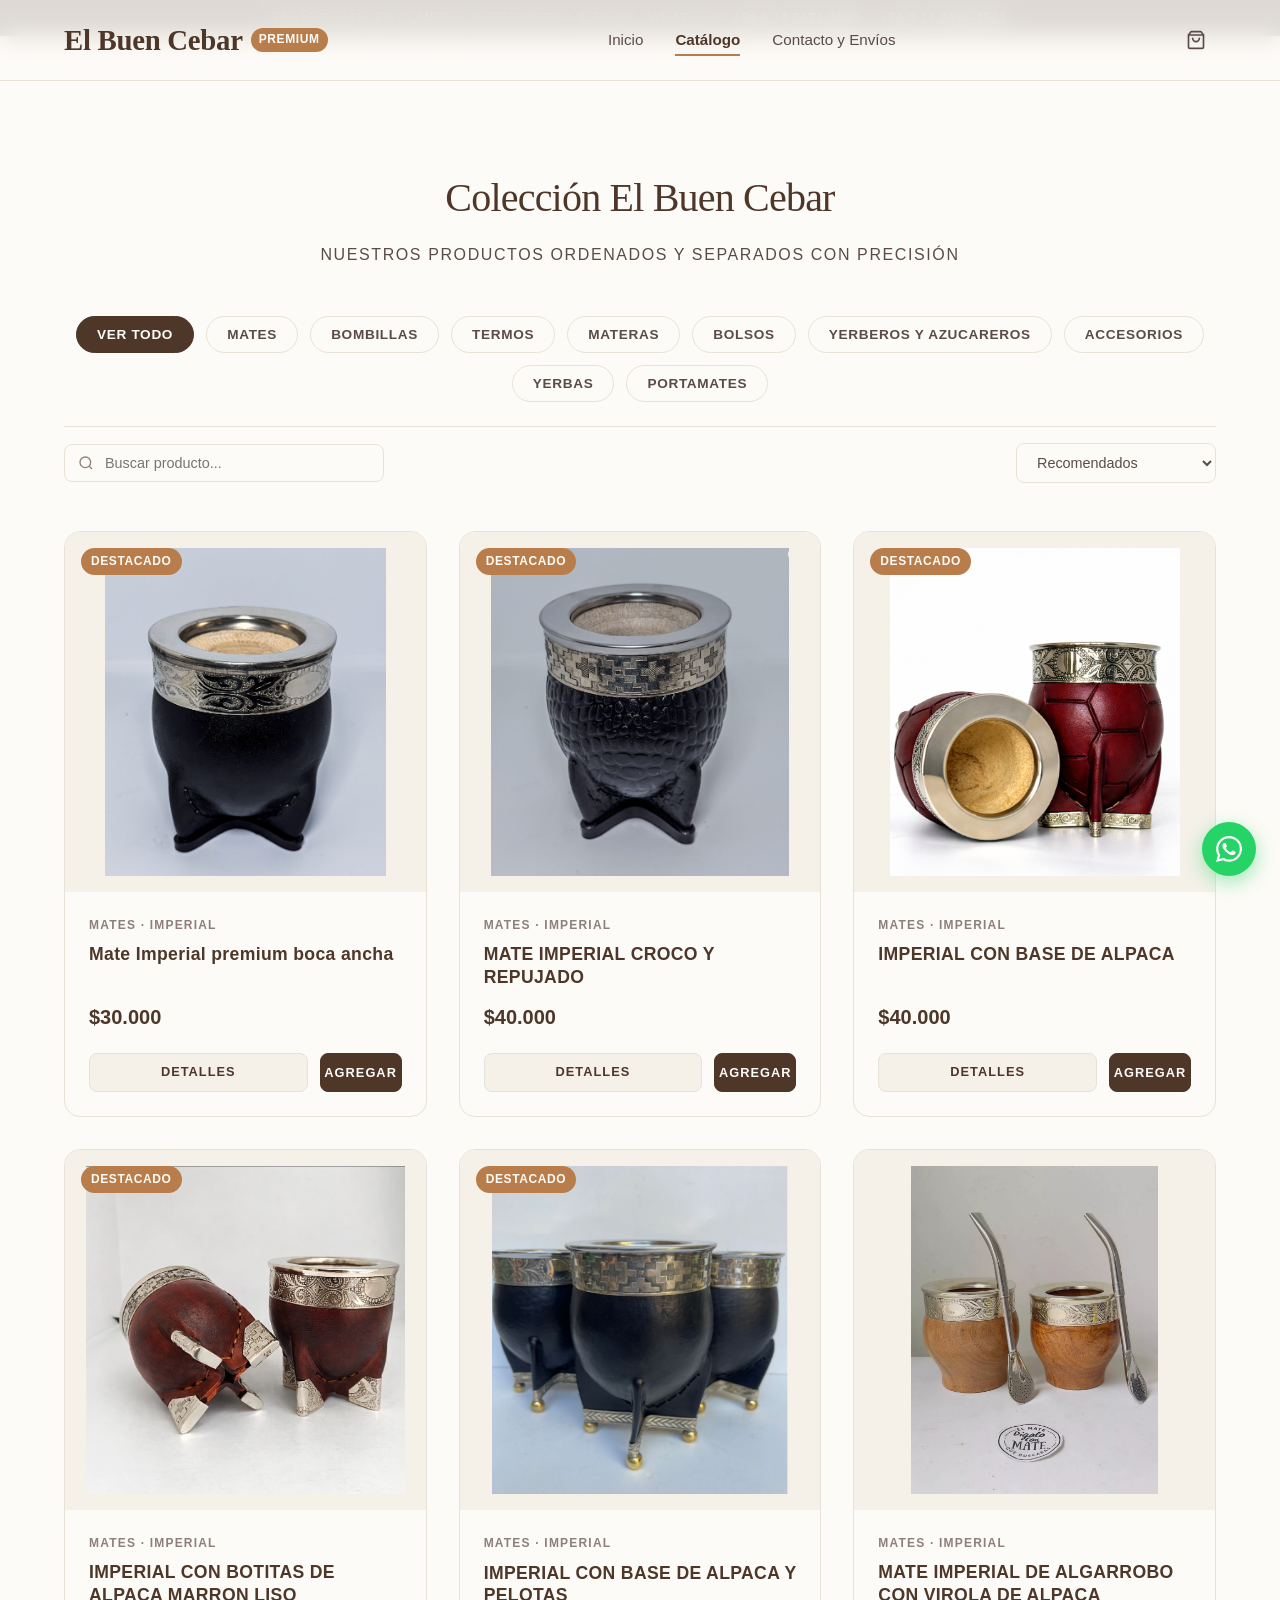
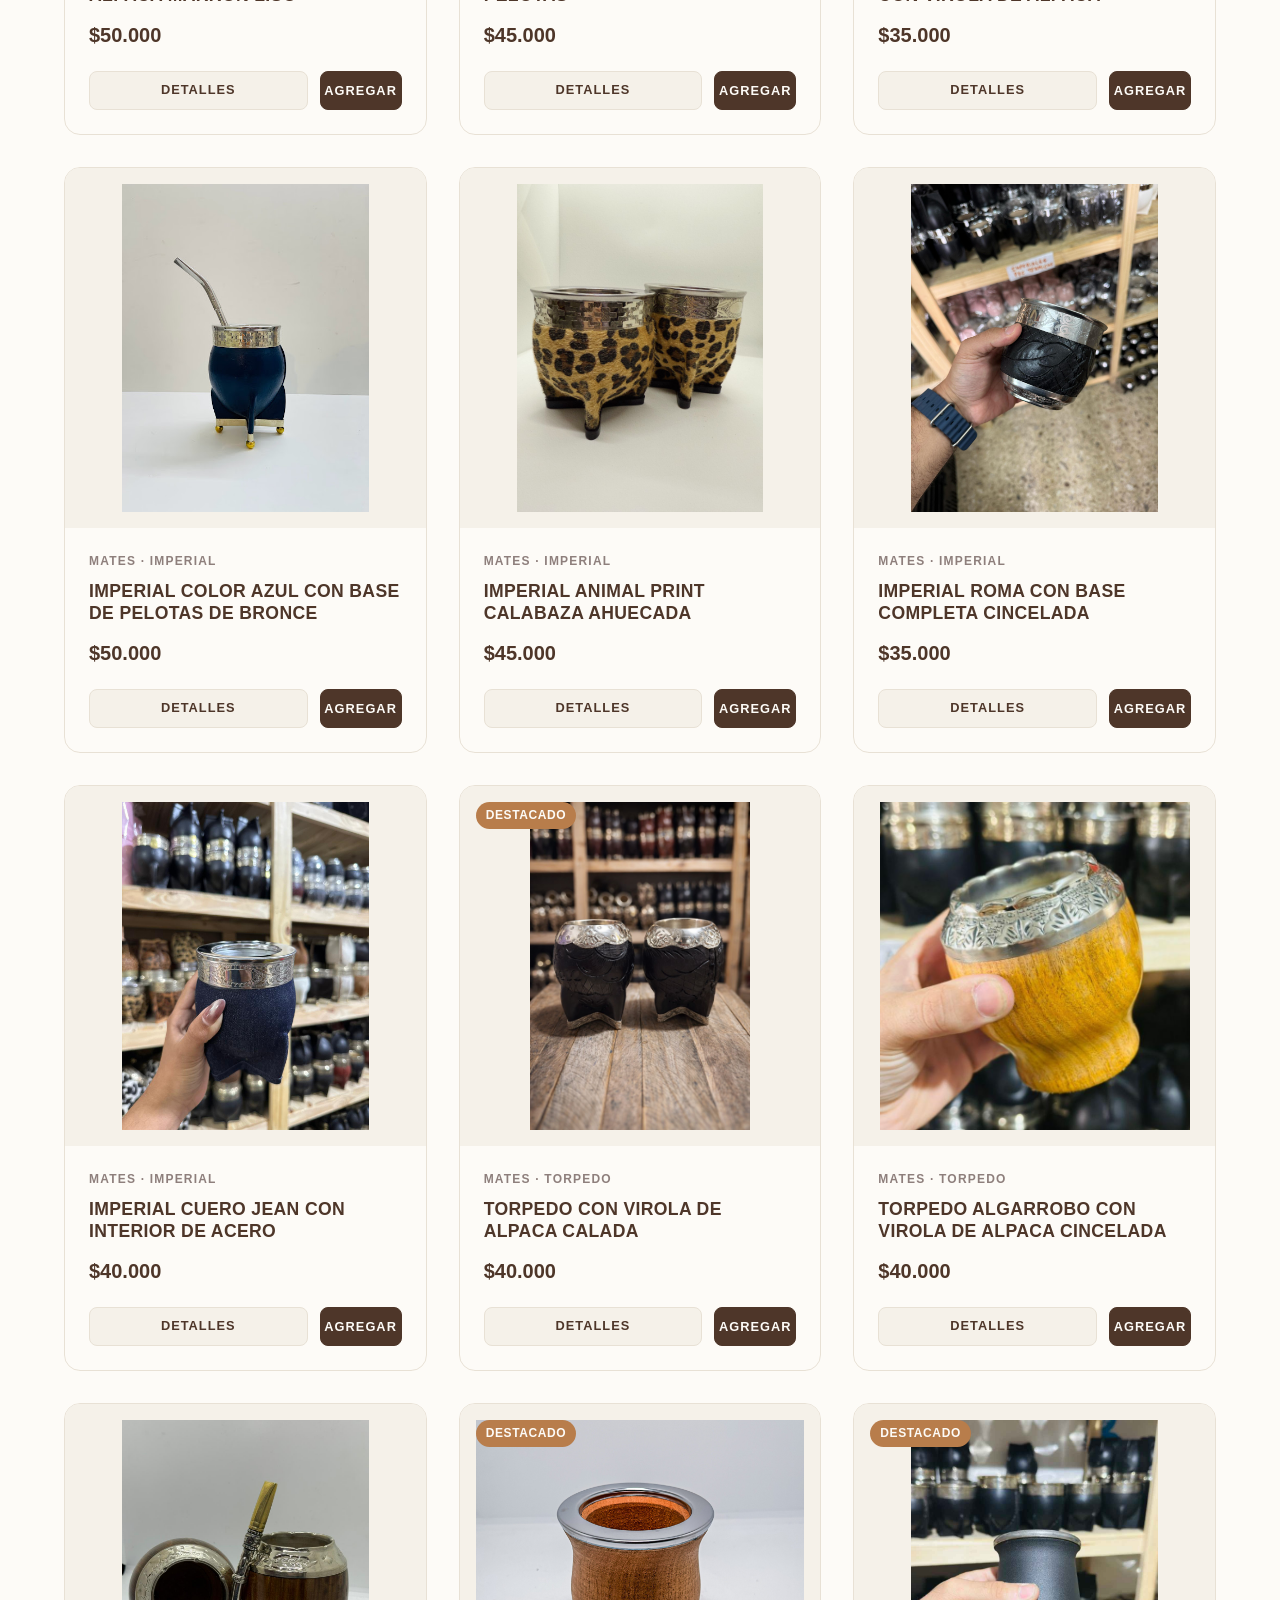
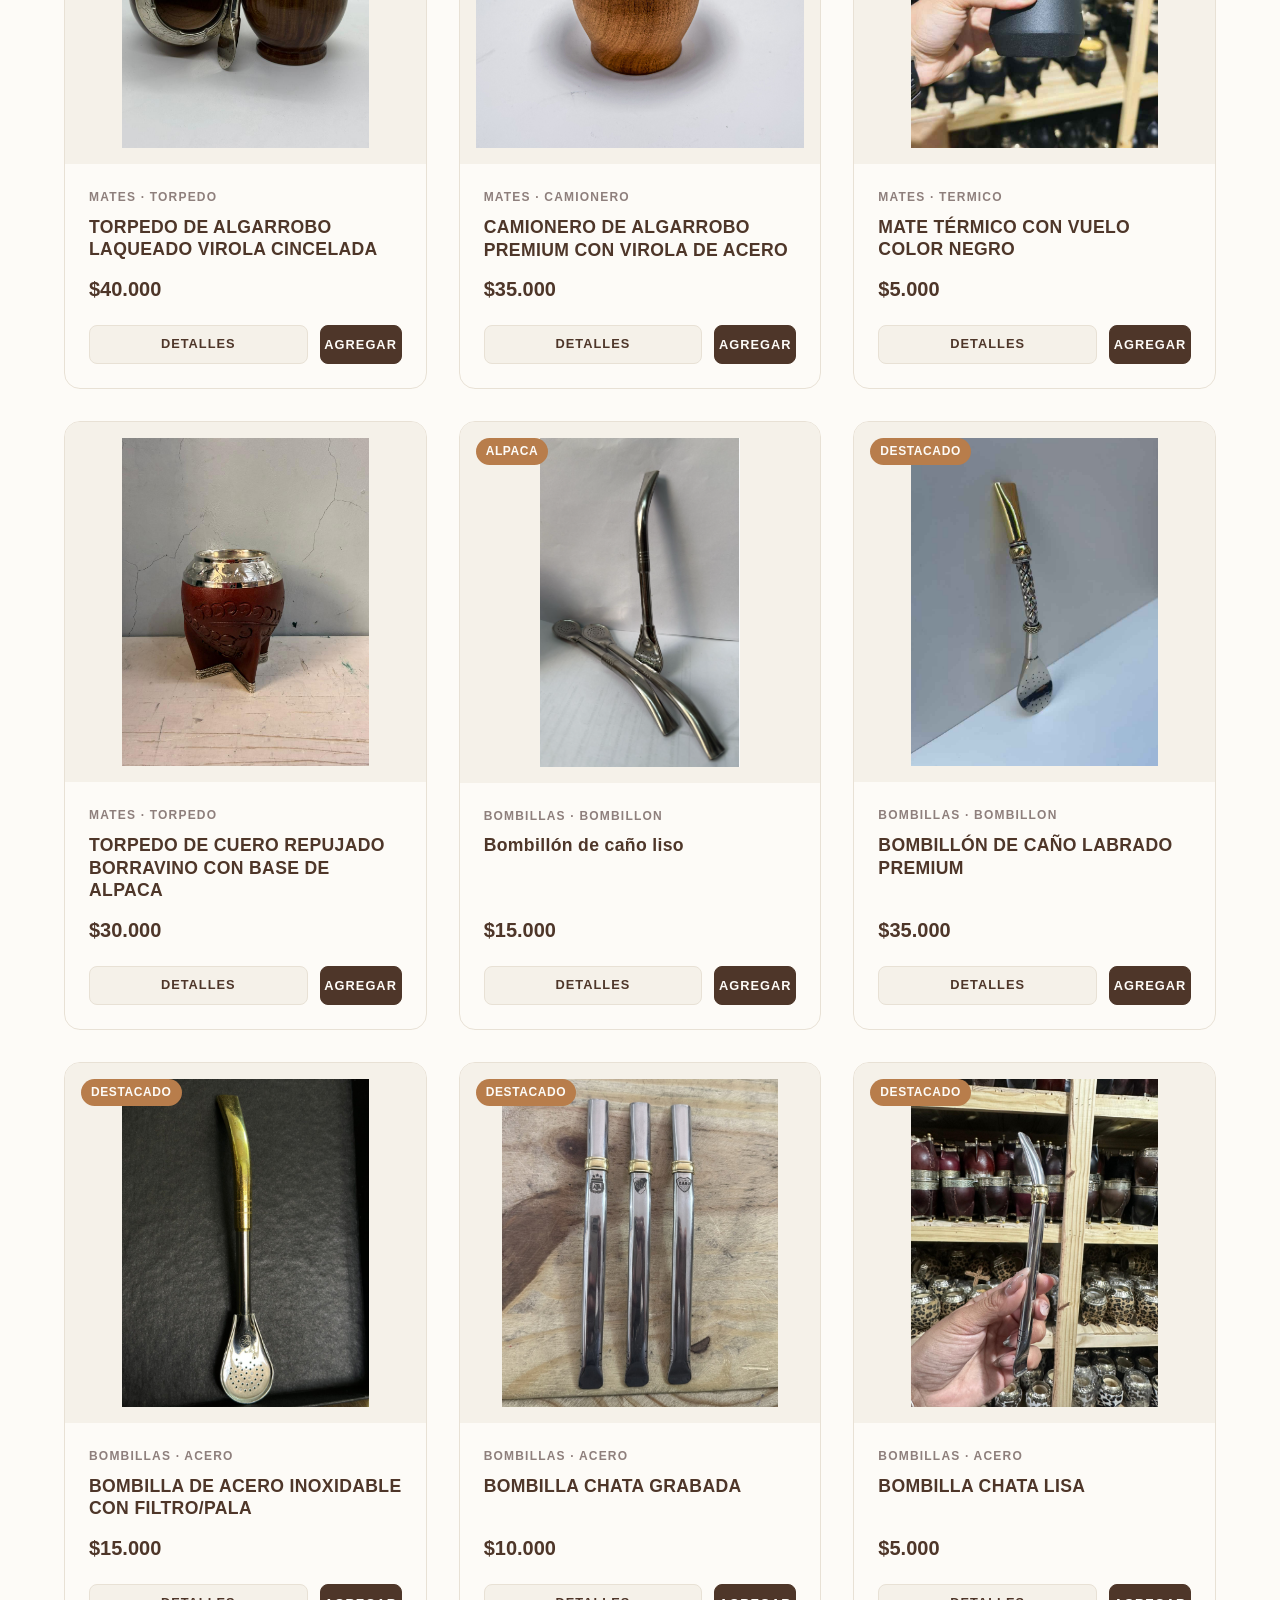
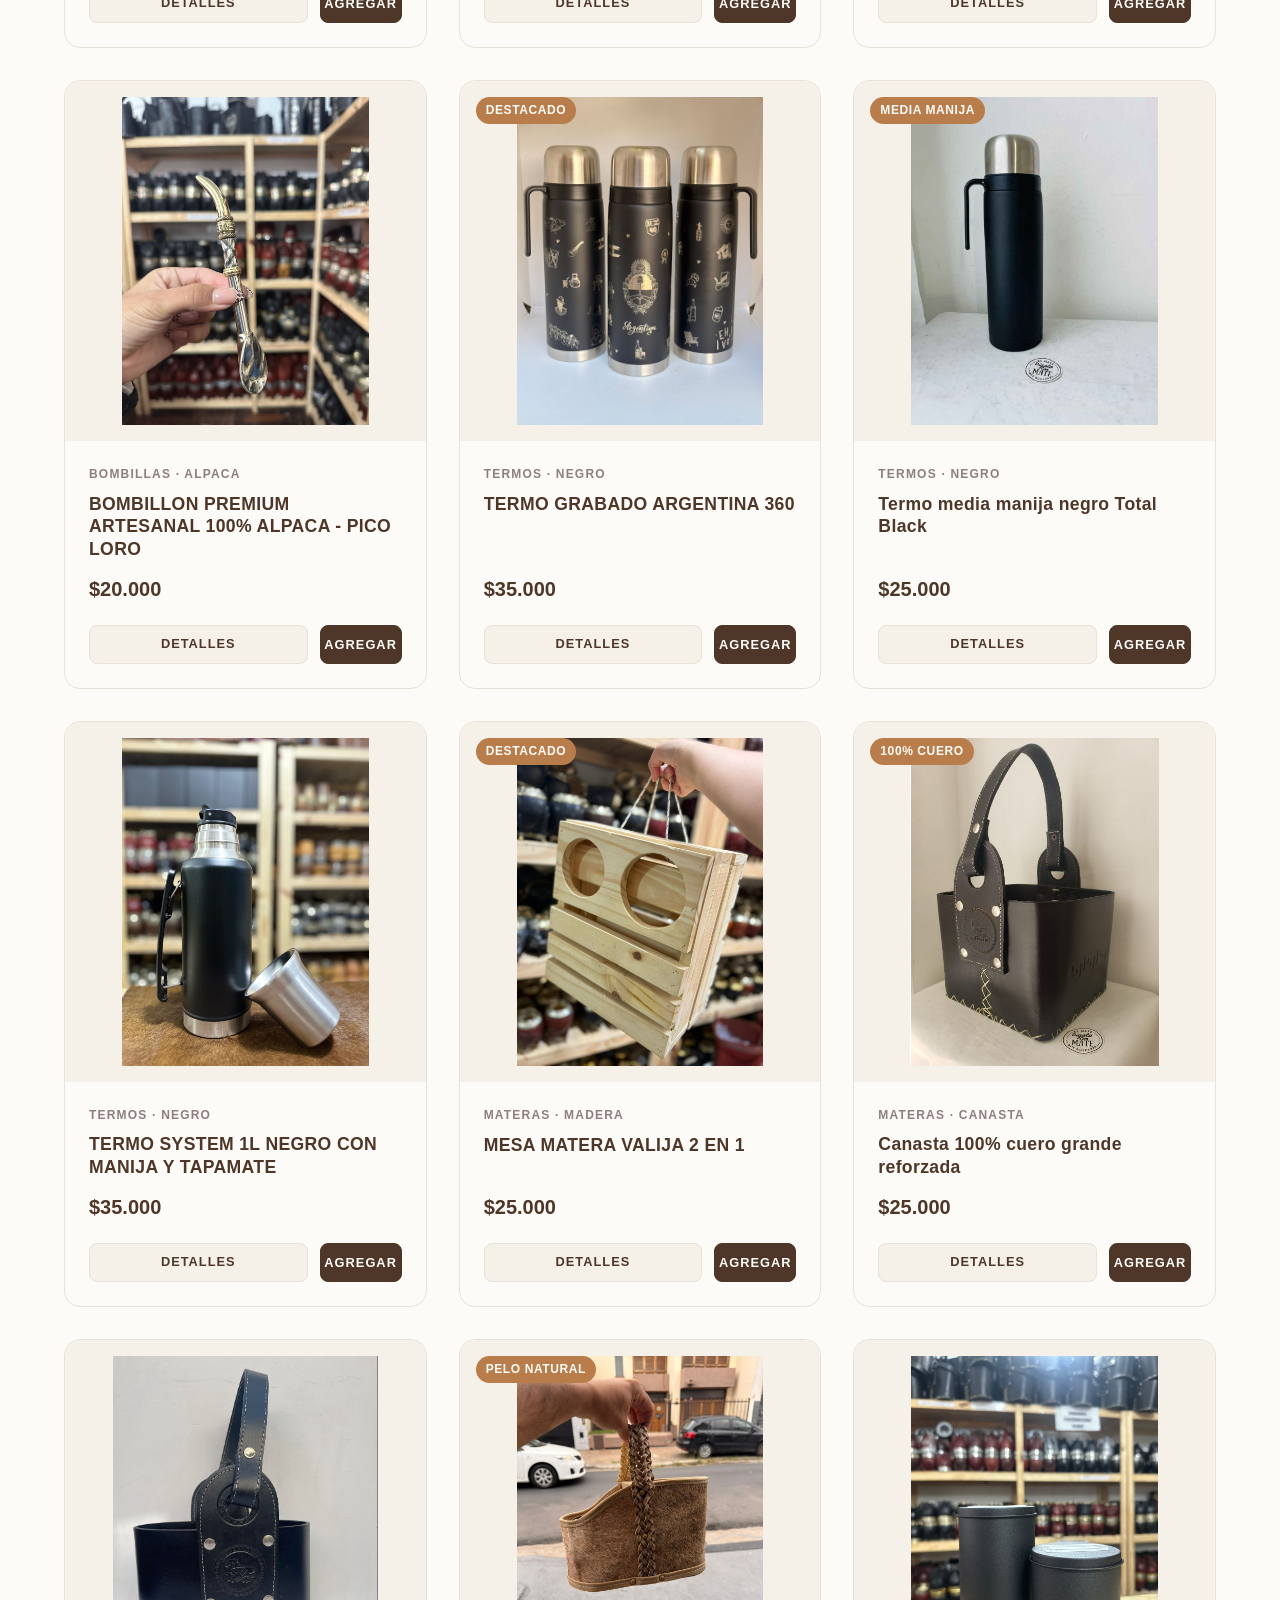
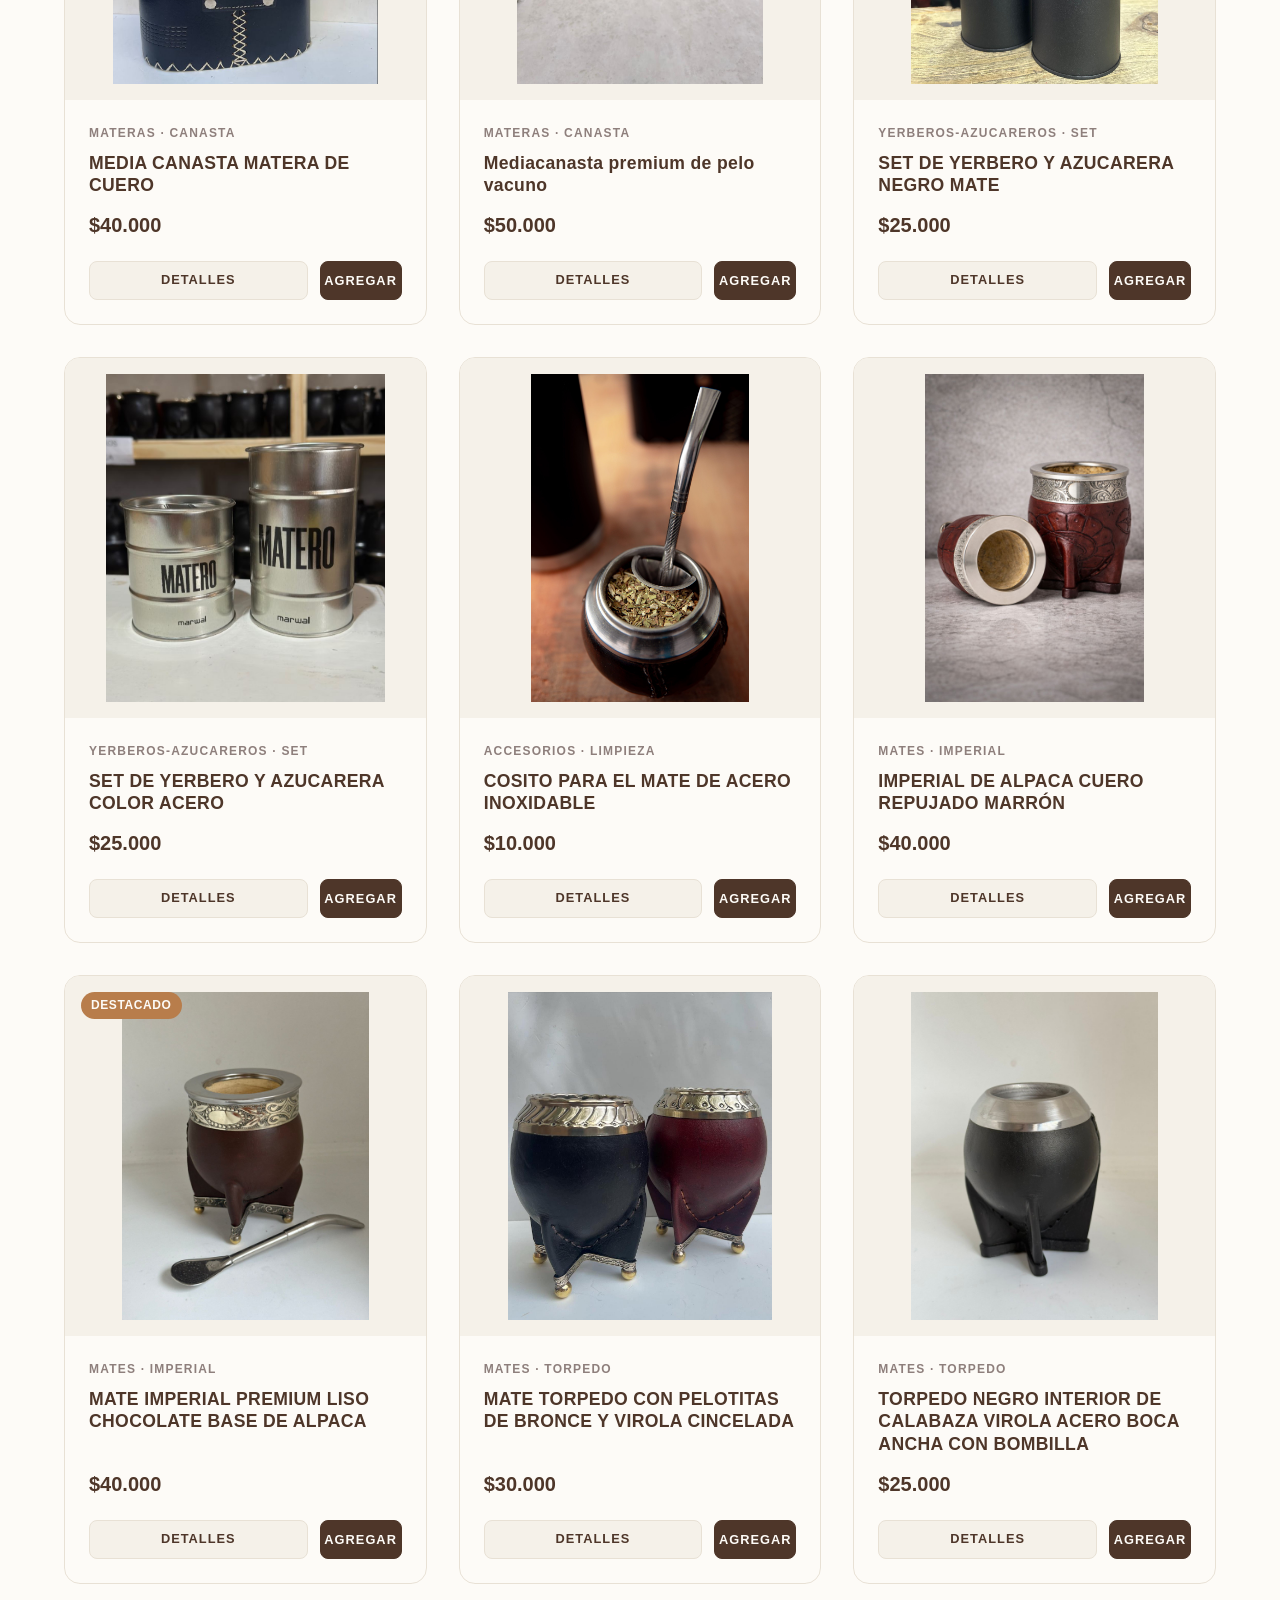
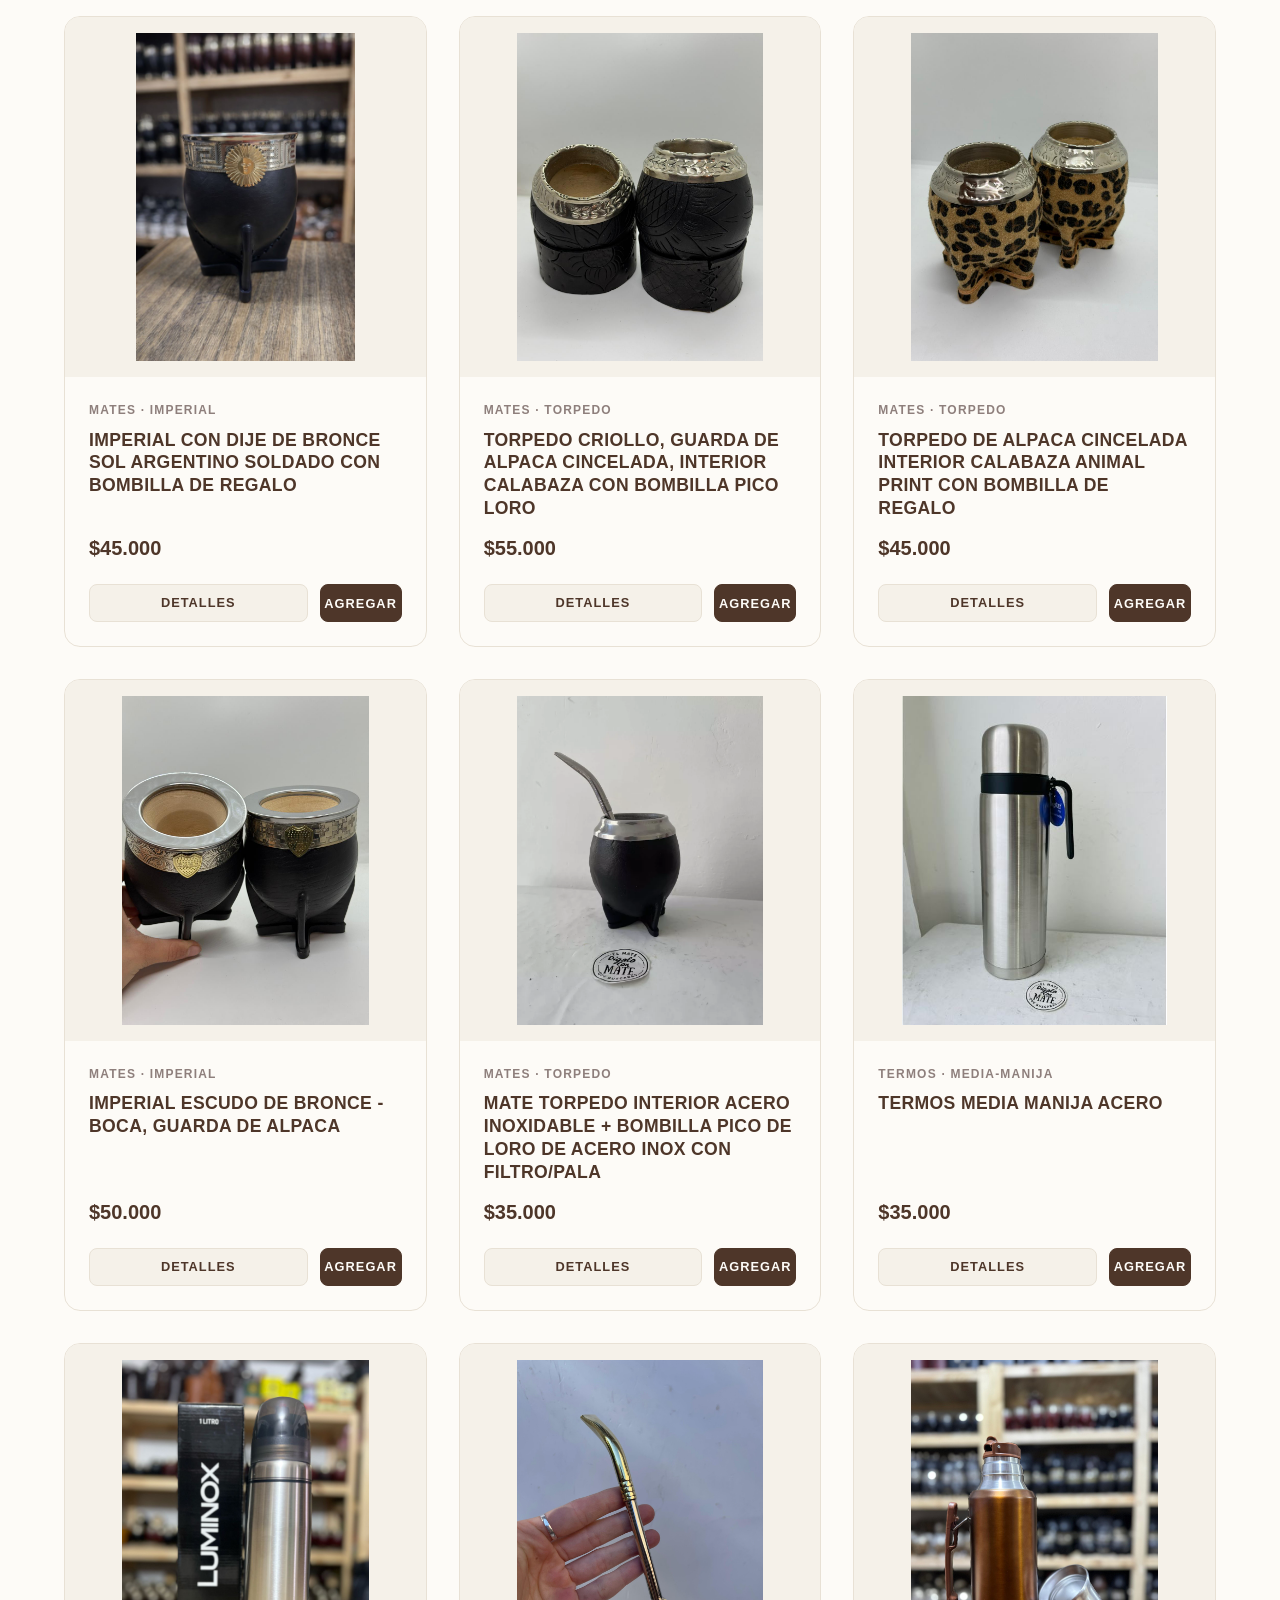
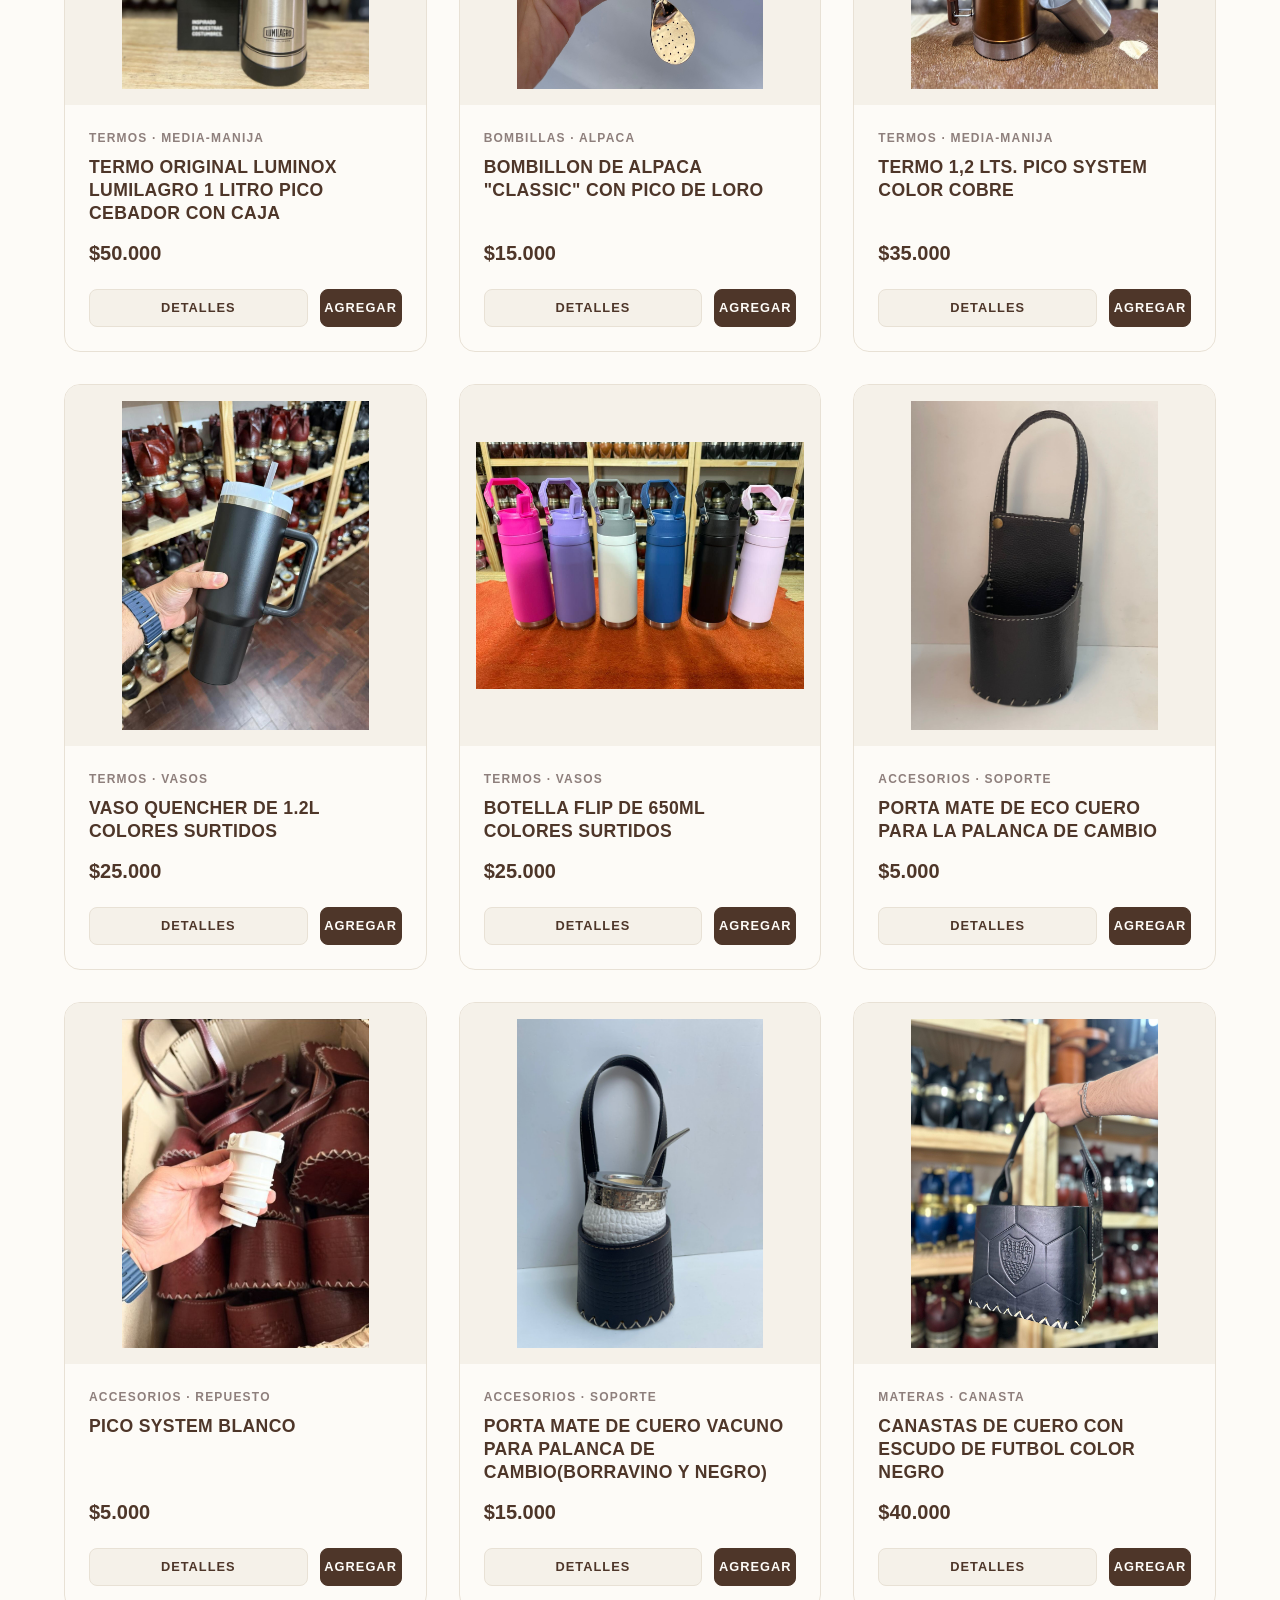
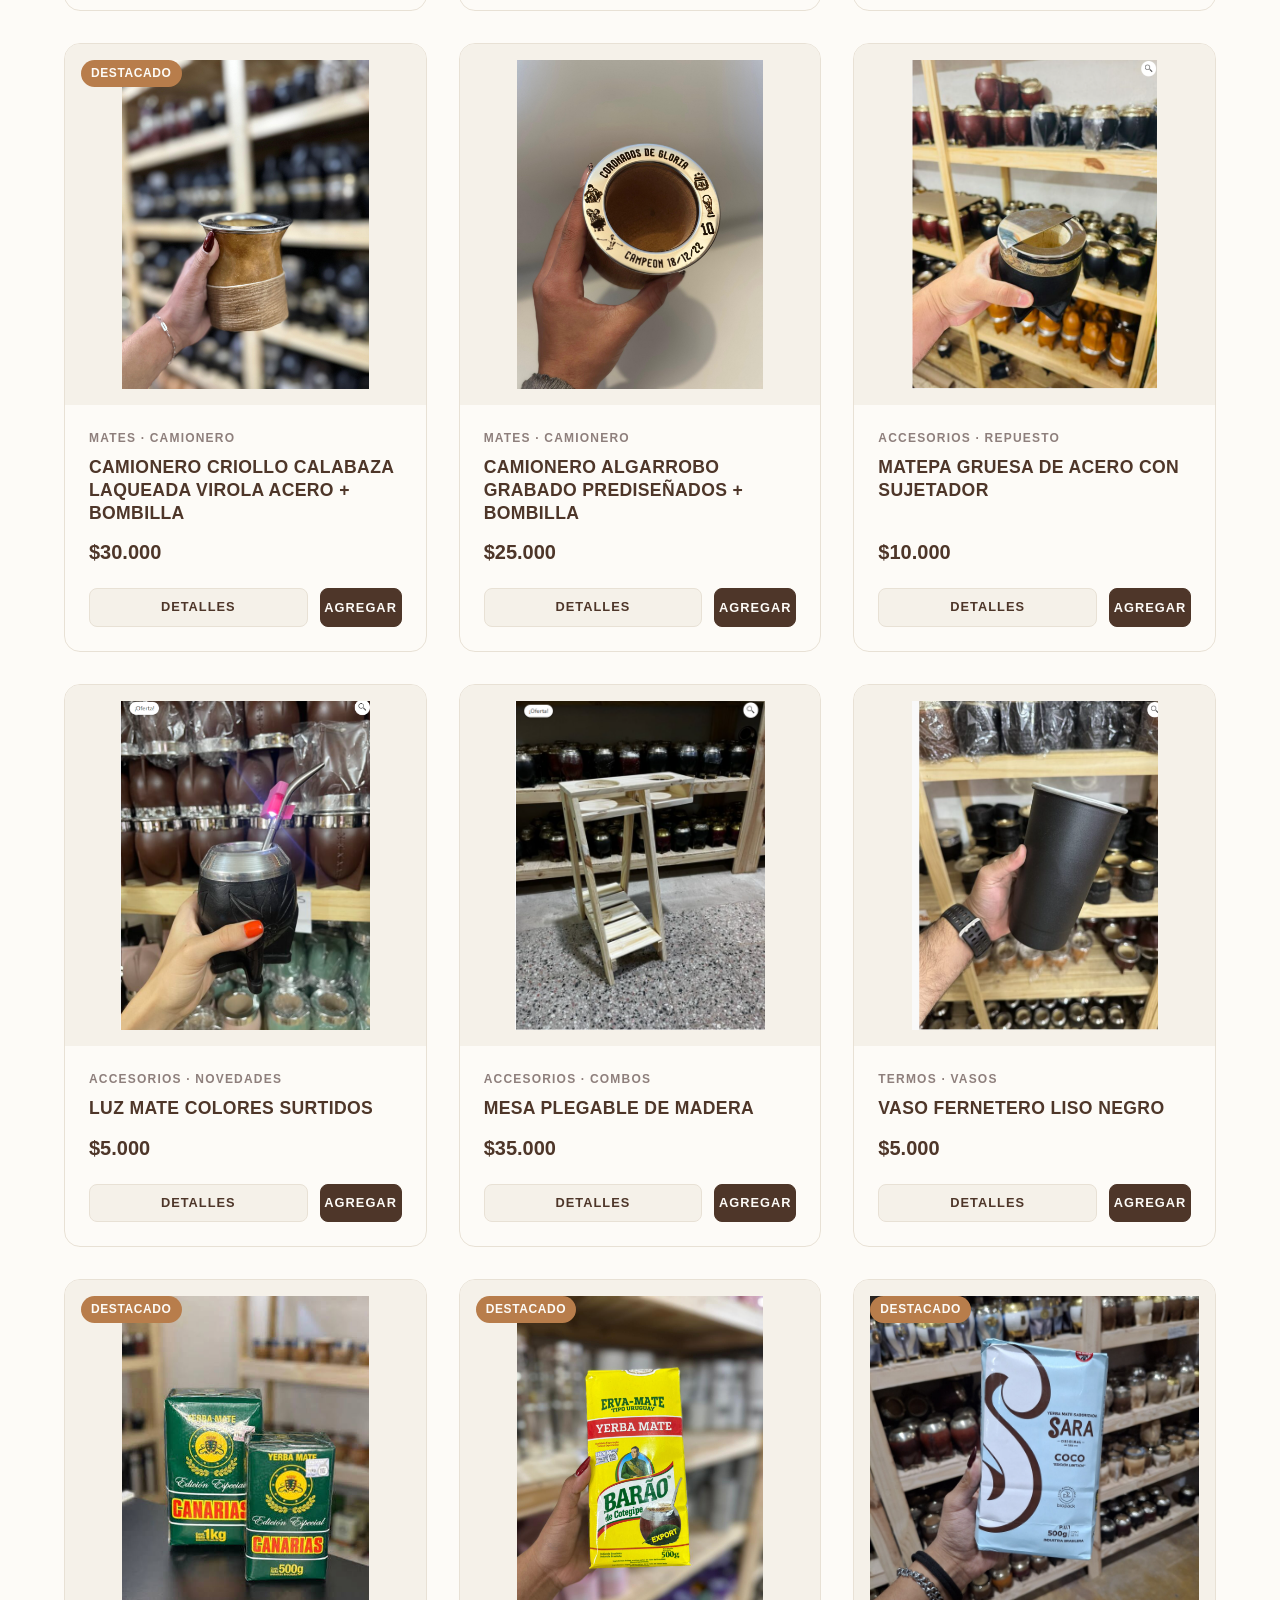
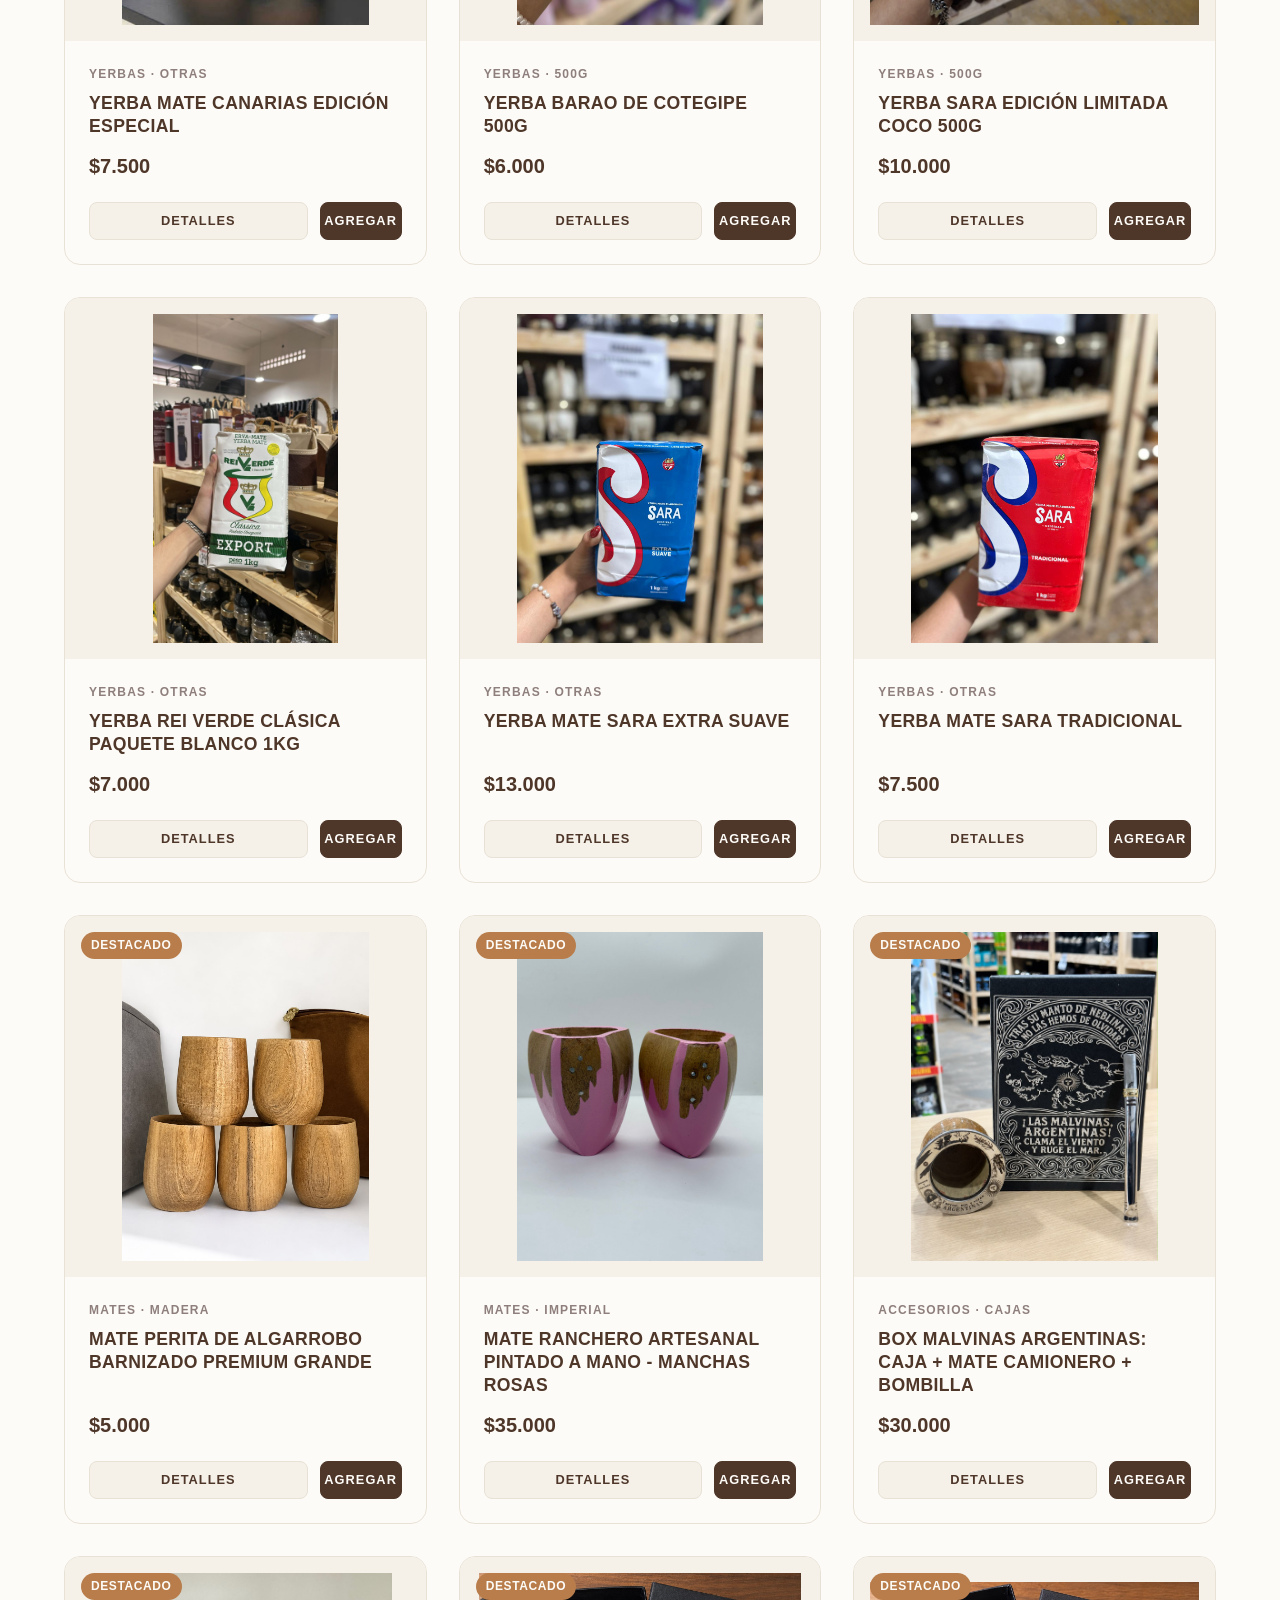
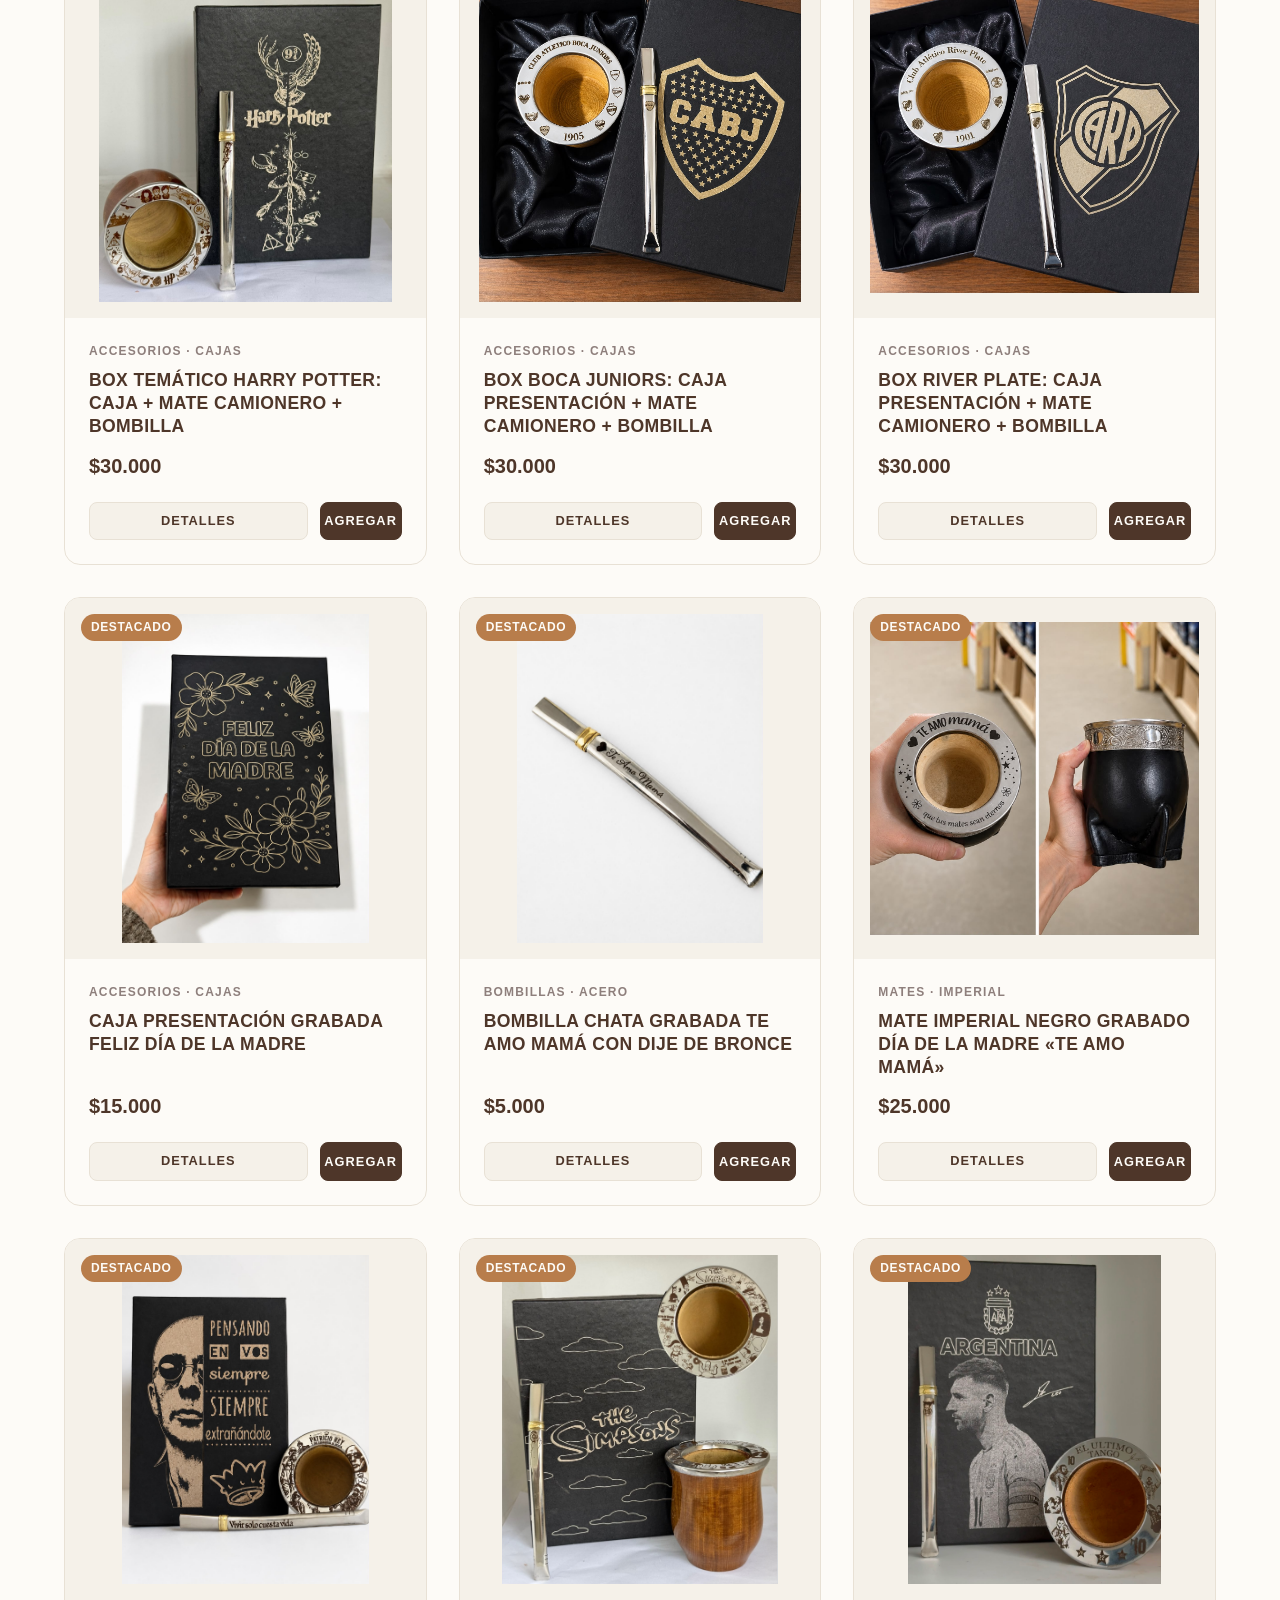
<file: checkout.html>
<!DOCTYPE html>
<html lang="es-AR">
<head> 
      <!-- SECURITY HEADERS -->
  <meta http-equiv="Content-Security-Policy" content="default-src 'self'; script-src 'self' 'unsafe-inline' https://sdk.mercadopago.com; style-src 'self' 'unsafe-inline' https://fonts.googleapis.com; font-src 'self' https://fonts.gstatic.com; img-src 'self' data: https:; connect-src 'self' https:; frame-src 'self' https: http:;">
  <meta http-equiv="X-Content-Type-Options" content="nosniff">
  <meta name="referrer" content="strict-origin-when-cross-origin">
  <meta name="permissions-policy" content="camera=(), microphone=(), geolocation=()">
  <meta charset="UTF-8">
  <meta name="viewport" content="width=device-width, initial-scale=1.0">
  <title>Finalizar Compra | El Buen Cebar</title>
  
  <!-- Favicon -->
  <link rel="icon" href="assets/images/favicon.png?v=740" type="image/png">

  <!-- CSS -->
  <link rel="stylesheet" href="css/variables.css">
  <link rel="stylesheet" href="css/main.css?v=740">
  <link rel="stylesheet" href="css/components.css">

  <style>
    .checkout-grid {
      display: grid;
      grid-template-columns: 1.8fr 1.2fr;
      gap: 40px;
      margin-top: 40px;
    }
    
    .checkout-section {
      background-color: var(--color-bg-primary);
      border: 1px solid var(--color-border);
      border-radius: var(--radius-lg);
      padding: 32px;
      margin-bottom: 24px;
    }
    
    .checkout-section__title {
      font-family: var(--font-serif);
      font-size: 1.5rem;
      color: var(--color-primary);
      margin-bottom: 20px;
      border-bottom: 1px solid var(--color-border);
      padding-bottom: 10px;
    }
    
    .checkout-summary-card {
      background-color: var(--color-bg-secondary);
      border: 1px solid var(--color-border);
      border-radius: var(--radius-lg);
      padding: 32px;
      position: sticky;
      top: 100px;
      height: fit-content;
    }
    
    .checkout-item-mini {
      display: flex;
      justify-content: space-between;
      align-items: center;
      font-size: 0.9rem;
      margin-bottom: 12px;
      color: var(--color-text-secondary);
    }
    
    .checkout-item-mini__qty {
      font-weight: 700;
      color: var(--color-primary);
      margin-right: 8px;
    }
    
    .payment-instructions {
      background-color: var(--color-bg-primary);
      border: 1px dashed var(--color-accent-light);
      padding: 16px;
      border-radius: var(--radius-md);
      font-size: 0.85rem;
      color: var(--color-text-secondary);
      margin-top: 12px;
      display: none;
    }
    
    .payment-instructions strong {
      color: var(--color-primary);
    }
    
    @media (max-width: 992px) {
      .checkout-grid {
        grid-template-columns: 1fr;
      }
    }
  </style>
</head>
<body>

  <!-- Barra de Promociones / Envíos -->
  <div class="promo-bar">Envío GRATIS en compras superiores a $150.000 | WhatsApp: <a href="https://wa.me/5491124713099" target="_blank" rel="noopener noreferrer" style="color: inherit; text-decoration: underline; font-weight: 600;">+54 9 11 2471-3099</a> &nbsp;|&nbsp; <a href="https://wa.me/5491124561523" target="_blank" rel="noopener noreferrer" style="color: inherit; text-decoration: underline; font-weight: 600;">+54 9 11 2456-1523</a></div>

  <!-- Cabecera / Navegación -->
  <header class="header">
    <div class="container header__inner">
      <a href="index.html" class="logo">
        El Buen Cebar <span>Premium</span>
      </a>
      
      <nav>
        <ul class="nav">
          <li><a href="index.html" class="nav__link">Inicio</a></li>
          <li><a href="catalogo.html" class="nav__link">Catálogo</a></li>
          <li><a href="contacto.html" class="nav__link">Contacto y Envíos</a></li>
        </ul>
      </nav>

      <div class="header__actions">
        <!-- Botón del Carrito -->
        <button class="action-btn" data-cart-toggle aria-label="Carrito de compras">
          <svg viewBox="0 0 24 24"><path d="M6 2L3 6v14a2 2 0 0 0 2 2h14a2 2 0 0 0 2-2V6l-3-4z"></path><line x1="3" y1="6" x2="21" y2="6"></line><path d="M16 10a4 4 0 0 1-8 0"></path></svg>
          <span class="cart-badge" style="display: none;">0</span>
        </button>

        <!-- Botón de Menú Móvil -->
        <button class="hamburger" id="hamburger" aria-label="Menú">
          <span></span>
          <span></span>
          <span></span>
        </button>
      </div>
    </div>
  </header>

  <!-- Menú Móvil Colapsable -->
  <div class="mobile-nav" id="mobile-nav">
    <a href="index.html" class="nav__link">Inicio</a>
    <a href="catalogo.html" class="nav__link">Catálogo</a>
    <a href="contacto.html" class="nav__link">Contacto y Envíos</a>
  </div>

  <!-- CONTENIDO DE CHECKOUT -->
  <main class="container" style="padding-top: 130px; padding-bottom: 80px;">
    <h1 class="section-title">Finalizar Compra</h1>
    <p class="section-subtitle">Completá tus datos de entrega y pago para enviar tu pedido por WhatsApp</p>

    <div class="checkout-grid">
      <!-- Formulario de Datos -->
      <div>
        <form id="checkout-form" onsubmit="procesarPedidoWhatsApp(event)">
          <!-- Sección 1: Datos Personales -->
          <div class="checkout-section">
            <h2 class="checkout-section__title">1. Datos de Contacto</h2>
            <div class="form-grid">
              <div class="form-group">
                <label class="form-label" for="c-nombre">Nombre y Apellido *</label>
                <input type="text" id="c-nombre" class="form-input" required placeholder="Ej: Carlos Gómez">
              </div>
              <div class="form-group">
                <label class="form-label" for="c-telefono">Teléfono (WhatsApp) *</label>
                <input type="tel" id="c-telefono" class="form-input" required placeholder="Ej: 11 2456 1523">
              </div>
              <div class="form-group form-group--full">
                <label class="form-label" for="c-email">Email (Correo Electrónico) *</label>
                <input type="email" id="c-email" class="form-input" required placeholder="Ej: cliente@gmail.com">
              </div>
            </div>
          </div>

          <!-- Sección 2: Método de Entrega -->
          <div class="checkout-section">
            <h2 class="checkout-section__title">2. Forma de Entrega</h2>
            <div class="radio-group">
              <!-- Opción 1: Entrega Coordinada -->
              <label class="radio-label radio-label--active" id="label-entrega-retiro">
                <input type="radio" name="r-entrega" value="retiro" checked onclick="cambiarMetodoEntrega('retiro')">
                <div class="radio-info">
                  <span class="radio-title">Coordinar Entrega Propia (Ramos Mejía y Alrededores)</span>
                  <span class="radio-desc">Gratis. Coordinamos el horario de entrega en tu zona con nuestro reparto.</span>
                </div>
              </label>

              <!-- Opción 2: Envío Propio -->
              <label class="radio-label" id="label-entrega-envio">
                <input type="radio" name="r-entrega" value="envio" onclick="cambiarMetodoEntrega('envio')">
                <div class="radio-info">
                  <span class="radio-title">Envío a Domicilio (Logística Propia)</span>
                  <span class="radio-desc">Gratis desde $150.000. De lo contrario, costo de $3.500. Ramos Mejía y Zona Oeste.</span>
                </div>
              </label>
            </div>

            <!-- Campos de Dirección (Se muestran dinámicamente) -->
            <div id="direccion-campos" style="display: none; margin-top: 24px; border-top: 1px dashed var(--color-border); padding-top: 20px;">
              <div class="form-grid">
                <div class="form-group form-group--full">
                  <label class="form-label" for="c-calle">Calle y Altura *</label>
                  <input type="text" id="c-calle" class="form-input" placeholder="Ej: Av. de Mayo 1200">
                </div>
                <div class="form-group">
                  <label class="form-label" for="c-piso">Piso / Depto / Entre calles (Opcional)</label>
                  <input type="text" id="c-piso" class="form-input" placeholder="Ej: 2° B o Entre Mitre y Urquiza">
                </div>
                <div class="form-group">
                  <label class="form-label" for="c-localidad">Localidad *</label>
                  <input type="text" id="c-localidad" class="form-input" value="Ramos Mejía">
                </div>
                <div class="form-group">
                  <label class="form-label" for="c-provincia">Provincia *</label>
                  <input type="text" id="c-provincia" class="form-input" value="Buenos Aires">
                </div>
                <div class="form-group">
                  <label class="form-label" for="c-cp">Código Postal *</label>
                  <input type="text" id="c-cp" class="form-input" placeholder="Ej: 1704">
                </div>
              </div>
            </div>
          </div>

          <!-- Sección 3: Métodos de Pago -->
          <div class="checkout-section">
            <h2 class="checkout-section__title">3. Forma de Pago</h2>
            <div class="radio-group">
              <!-- Opción 1: Mercado Pago (Presentado como "Transferencia") -->
              <label class="radio-label radio-label--active" id="label-pago-mp">
                <input type="radio" name="r-pago" value="mercadopago" checked onclick="cambiarMetodoPago('mercadopago')">
                <div class="radio-info">
                  <span class="radio-title">Mercado Pago (Tarjetas de Crédito / Débito / Dinero en cuenta)</span>
                  <span class="radio-desc">Paga al instante de forma segura en la plataforma de Mercado Pago.</span>
                </div>
              </label>

              <!-- Opción 2: Efectivo -->
              <label class="radio-label" id="label-pago-efectivo">
                <input type="radio" name="r-pago" value="efectivo" onclick="cambiarMetodoPago('efectivo')">
                <div class="radio-info">
                  <span class="radio-title">Efectivo al Retirar / Recibir (10% DESCUENTO)</span>
                  <span class="radio-desc">Aboná en mano al momento de la entrega física. ¡Descuento automático!</span>
                </div>
              </label>
            </div>

            <div id="instrucciones-efectivo" class="payment-instructions" style="background-color: var(--color-success-light); border-color: var(--color-success); color: var(--color-success);">
              🎉 <strong>¡Descuento del 10% Aplicado!</strong> Ahorrás en tu pedido por abonar en efectivo al retirar o en el reparto.
            </div>
          </div>

          <!-- Botón de Envío -->
          <button type="submit" class="btn btn--accent btn--lg btn--full" style="justify-content: center; height: 56px;">
            Confirmar Pedido por WhatsApp
          </button>
        </form>
      </div>

      <!-- Resumen del Carrito -->
      <div>
        <div class="checkout-summary-card">
          <h2 class="cart-summary-card__title" style="margin-bottom: 16px;">Resumen de tu compra</h2>
          
          <div id="checkout-mini-list" style="margin-bottom: 24px; border-bottom: 1px dashed var(--color-border); padding-bottom: 16px;">
            <!-- Carga dinámica -->
          </div>

          <div class="cart-summary-row" style="margin-bottom: 12px;">
            <span>Subtotal</span>
            <span id="chk-subtotal">$0</span>
          </div>
          
          <div class="cart-summary-row" style="margin-bottom: 12px;">
            <span>Envío</span>
            <span id="chk-shipping">A calcular</span>
          </div>

          <div class="cart-summary-row" id="chk-row-discount" style="margin-bottom: 12px; display: none; color: var(--color-success);">
            <span>Descuento Efectivo (10%)</span>
            <span id="chk-discount">-$0</span>
          </div>

          <div class="cart-summary-row cart-summary-row--total" style="padding-top: 16px; border-top: 1px dashed var(--color-border); margin-top: 16px;">
            <span>Total a pagar</span>
            <span id="chk-total" style="font-size: 1.6rem;">$0</span>
          </div>
        </div>
      </div>
    </div>
  </main>

  <!-- PIE DE PÁGINA (FOOTER) -->
  <footer class="footer">
    <div class="container footer__grid">
      <div class="footer__col-about">
        <a href="index.html" class="logo" style="color: #fff;">El Buen Cebar</a>
        <p>Mates y accesorios de primer nivel. Fabricación artesanal y atención personalizada desde Ramos Mejía.</p>
        <div class="footer__socials">
          <a href="https://instagram.com/elbuen.cebar" target="_blank" rel="noopener noreferrer" class="footer__social-link" aria-label="Instagram">
            <svg viewBox="0 0 24 24"><rect x="2" y="2" width="20" height="20" rx="5" ry="5"></rect><path d="M16 11.37A4 4 0 1 1 12.63 8 4 4 0 0 1 16 11.37z"></path><line x1="17.5" y1="6.5" x2="17.51" y2="6.5"></line></svg>
          </a>
        </div>
      </div>
      <div>
        <h3 class="footer__title">Navegación</h3>
        <ul class="footer__links">
          <li><a href="index.html" class="footer__link">Inicio</a></li>
          <li><a href="catalogo.html" class="footer__link">Catálogo</a></li>
          <li><a href="contacto.html" class="footer__link">Contacto y Envíos</a></li>
        </ul>
      </div>
      <div>
        <h3 class="footer__title">Políticas</h3>
        <ul class="footer__links">
          <li><a href="contacto.html#cambios" class="footer__link">Cambios y Devoluciones</a></li>
          <li><a href="contacto.html#envios" class="footer__link">Métodos de Envío</a></li>
          <li><a href="contacto.html#pagos" class="footer__link">Medios de Pago</a></li>
        </ul>
      </div>
      <div>
        <h3 class="footer__title">Contacto</h3>
        <ul class="footer__info-list">
          <li class="footer__info-item">
            <svg viewBox="0 0 24 24"><path d="M4 4h16c1.1 0 2 .9 2 2v12c0 1.1-.9 2-2 2H4c-1.1 0-2-.9-2-2V6c0-1.1.9-2 2-2z"></path><polyline points="22,6 12,13 2,6"></polyline></svg>
            elbuencebarmates@gmail.com
          </li>
          <li class="footer__info-item">
            <svg viewBox="0 0 24 24" fill="none" stroke="currentColor" stroke-width="2" stroke-linecap="round" stroke-linejoin="round"><path d="M21 11.5a8.38 8.38 0 0 1-.9 3.8 8.5 8.5 0 0 1-7.6 4.7 8.38 8.38 0 0 1-3.8-.9L3 21l1.9-5.7a8.38 8.38 0 0 1-.9-3.8 8.5 8.5 0 0 1 4.7-7.6 8.38 8.38 0 0 1 3.8-.9h.5a8.48 8.48 0 0 1 8 8v.5z"></path></svg>
            <div style="display: flex; flex-direction: column; gap: 2px;">
              <a href="https://wa.me/5491124713099" target="_blank" rel="noopener noreferrer" style="color: inherit; text-decoration: none;">+54 9 11 2471-3099</a>
              <a href="https://wa.me/5491124561523" target="_blank" rel="noopener noreferrer" style="color: inherit; text-decoration: none;">+54 9 11 2456-1523</a>
            </div>
          </li>
          <li class="footer__info-item">
            <svg viewBox="0 0 24 24"><path d="M21 10c0 7-9 13-9 13s-9-6-9-13a9 9 0 0 1 18 0z"></path><circle cx="12" cy="10" r="3"></circle></svg>
            Ramos Mejía, La Matanza, Zona Oeste
          </li>
        </ul>
      </div>
    </div>
    <div class="container footer__bottom">
      <p>&copy; <span id="copyright-year">2026</span> El Buen Cebar. Todos los derechos reservados. Diseñado artesanalmente.</p>
      <div class="footer__payments">
        <span>Aceptamos:</span>
        <div class="footer__payments-icons">
          <span class="footer__payment-icon">Mercado Pago</span>
          <span class="footer__payment-icon">Efectivo (-10%)</span>
        </div>
      </div>
    </div>
  
      <div class="footer-trust-banner">
        <div class="container footer-trust-content">
          
          <div>
            <span style="font-size: 0.78rem; font-weight: 700; text-transform: uppercase; letter-spacing: 0.08em; color: rgba(255, 255, 255, 0.7); display: block; margin-bottom: 12px;">Seguridad Garantizada</span>
            <div class="security-seals-list">
              <span class="security-seal">
                <svg width="16" height="16" viewBox="0 0 24 24" fill="none" stroke="currentColor" stroke-width="2.5" stroke-linecap="round" stroke-linejoin="round"><rect x="3" y="11" width="18" height="11" rx="2" ry="2"></rect><path d="M7 11V7a5 5 0 0 1 10 0v4"></path></svg>
                SSL 256-bit Encriptado
              </span>
              <span class="security-seal">
                <svg width="16" height="16" viewBox="0 0 24 24" fill="none" stroke="currentColor" stroke-width="2.5" stroke-linecap="round" stroke-linejoin="round"><path d="M12 22s8-4 8-10V5l-8-3-8 3v7c0 6 8 10 8 10z"></path></svg>
                Garantía Oficial El Buen Cebar
              </span>
            </div>
          </div>
        </div>
      </div>
      </div>
  </footer>

  <!-- Carrito Overlay (Ficticio para no fallar referencias globales de cart.js) -->
  <div class="cart-overlay" id="cart-overlay" style="display: none;"></div>

  <!-- Scripts -->
  <script src="js/products.js"></script>
  <script src="js/cart.js"></script>
  <script src="js/main.js?v=740"></script>

  <!-- Lógica de Checkout -->
  <script>
    // Variables locales para cálculo de totales
    let metodoEntrega = "retiro"; // 'retiro' o 'envio'
    let metodoPago = "mercadopago"; // 'mercadopago', 'transferencia', 'efectivo'
    
    // NÚMERO DE WHATSAPP DE LA TIENDA (SE PUEDE MODIFICAR FÁCILMENTE)
    const TIENDA_WHATSAPP = "5491124561523"; // Dejar vacío para abrir selección de chat o rellenar si tienen número

    document.addEventListener("DOMContentLoaded", () => {
      // Si el carrito está vacío, redirigir a catálogo
      if (carrito.length === 0) {
        window.location.href = "catalogo.html";
        return;
      }
      
      renderizarResumenCheckout();
    });

    // Cambia el método de entrega (envío a domicilio / retiro showroom)
    function cambiarMetodoEntrega(metodo) {
      metodoEntrega = metodo;
      
      // Manejar clases activas
      const lRetiro = document.getElementById("label-entrega-retiro");
      const lEnvio = document.getElementById("label-entrega-envio");
      const divCampos = document.getElementById("direccion-campos");
      const calleInput = document.getElementById("c-calle");
      const localidadInput = document.getElementById("c-localidad");
      const provinciaInput = document.getElementById("c-provincia");
      const cpInput = document.getElementById("c-cp");
      
      if (metodo === "retiro") {
        lRetiro.classList.add("radio-label--active");
        lEnvio.classList.remove("radio-label--active");
        divCampos.style.display = "none";
        calleInput.removeAttribute("required");
        localidadInput.removeAttribute("required");
        provinciaInput.removeAttribute("required");
        cpInput.removeAttribute("required");
      } else {
        lRetiro.classList.remove("radio-label--active");
        lEnvio.classList.add("radio-label--active");
        divCampos.style.display = "block";
        calleInput.setAttribute("required", "true");
        localidadInput.setAttribute("required", "true");
        provinciaInput.setAttribute("required", "true");
        cpInput.setAttribute("required", "true");
      }
      
      renderizarResumenCheckout();
    }

    // Cambia el método de pago (Transferencia/MP, efectivo con 10% desc)
    function cambiarMetodoPago(metodo) {
      metodoPago = metodo;
      
      const lMP = document.getElementById("label-pago-mp");
      const lEfect = document.getElementById("label-pago-efectivo");
      const instEfect = document.getElementById("instrucciones-efectivo");
      
      // Resetear clases
      lMP.classList.remove("radio-label--active");
      lEfect.classList.remove("radio-label--active");
      
      instEfect.style.display = "none";
      
      if (metodo === "mercadopago") {
        lMP.classList.add("radio-label--active");
      } else if (metodo === "efectivo") {
        lEfect.classList.add("radio-label--active");
        instEfect.style.display = "block";
      }
      
      renderizarResumenCheckout();
    }

    // Calcula subtotales, envío, descuentos e imprime en el panel lateral
    function renderizarResumenCheckout() {
      const listMini = document.getElementById("checkout-mini-list");
      const subtotal = obtenerSubtotal();
      
      // Calcular costo de envío
      let costoEnvio = 0;
      if (metodoEntrega === "envio") {
        costoEnvio = subtotal >= SHIPPING_THRESHOLD ? 0 : FLAT_SHIPPING_COST;
      }
      
      // Calcular descuento (10% si es efectivo)
      let descuento = 0;
      if (metodoPago === "efectivo") {
        descuento = subtotal * 0.1;
      }
      
      const total = subtotal + costoEnvio - descuento;

      // Renderizar listado de items lateral
      listMini.innerHTML = carrito.map(item => `
        <div class="checkout-item-mini">
          <div>
            <span class="checkout-item-mini__qty">${item.cantidad}x</span>
            <span>${item.nombre} ${item.opcion ? `(${item.opcion})` : ''}</span>
          </div>
          <span style="font-weight: 500;">$${(item.precio * item.cantidad).toLocaleString('es-AR')}</span>
        </div>
      `).join("");

      // Imprimir montos
      document.getElementById("chk-subtotal").textContent = `$${subtotal.toLocaleString('es-AR')}`;
      
      if (metodoEntrega === "retiro") {
        document.getElementById("chk-shipping").textContent = "GRATIS (Entrega Propia)";
      } else {
        document.getElementById("chk-shipping").textContent = costoEnvio === 0 ? "GRATIS" : `$${costoEnvio.toLocaleString('es-AR')}`;
      }

      const rowDesc = document.getElementById("chk-row-discount");
      if (metodoPago === "efectivo") {
        rowDesc.style.display = "flex";
        document.getElementById("chk-discount").textContent = `-$${descuento.toLocaleString('es-AR')}`;
      } else {
        rowDesc.style.display = "none";
      }

      document.getElementById("chk-total").textContent = `$${total.toLocaleString('es-AR')}`;
    }

    // Procesa el pedido recopilando toda la info
    function procesarPedidoWhatsApp(e) {
      e.preventDefault();
      
      const nombre = document.getElementById("c-nombre").value;
      const telefono = document.getElementById("c-telefono").value;
      const email = document.getElementById("c-email").value;
      
      const subtotal = obtenerSubtotal();
      let costoEnvio = 0;
      if (metodoEntrega === "envio") {
        costoEnvio = subtotal >= SHIPPING_THRESHOLD ? 0 : FLAT_SHIPPING_COST;
      }
      
      let descuento = 0;
      if (metodoPago === "efectivo") {
        descuento = subtotal * 0.1;
      }
      
      const total = subtotal + costoEnvio - descuento;

      // Armar listado de productos en formato texto
      let textoProductos = "";
      carrito.forEach(item => {
        const detalleOp = item.opcion ? ` (Variante: ${item.opcion})` : "";
        textoProductos += `- ${item.cantidad}x ${item.nombre}${detalleOp} -> $${(item.precio * item.cantidad).toLocaleString('es-AR')}\n`;
      });

      // Armar datos de entrega en formato texto
      let textoEntrega = "";
      let direccionText = "";
      if (metodoEntrega === "retiro") {
        textoEntrega = "Método: Entrega Propia Coordinada (Ramos Mejía y Alrededores)\n";
        direccionText = "Entrega Propia Coordinada";
      } else {
        const calle = document.getElementById("c-calle").value;
        const depto = document.getElementById("c-piso").value;
        const deptoTexto = depto ? `, Depto: ${depto}` : "";
        const localidad = document.getElementById("c-localidad").value;
        const provincia = document.getElementById("c-provincia").value;
        const cp = document.getElementById("c-cp").value;
        
        textoEntrega = `Método: Envío a Domicilio\nDirección: ${calle}${deptoTexto}, ${localidad}, ${provincia} (CP: ${cp})\n`;
        direccionText = `${calle}${deptoTexto}, ${localidad}, ${provincia} (CP: ${cp})`;
      }

      // Armar método de pago en formato texto
      let textoPago = "";
      if (metodoPago === "mercadopago") {
        textoPago = "Mercado Pago (Aprobado Online)\n";
      } else {
        textoPago = "Efectivo contra entrega (10% descuento aplicado)\n";
      }

      if (metodoPago === "mercadopago") {
        mostrarToast("Creando link de pago seguro en Mercado Pago...");

        // Guardar detalles del pedido en LocalStorage para mostrar en gracias.html
        const pedido = {
          nombre: nombre,
          telefono: telefono,
          email: email,
          metodoEntrega: metodoEntrega,
          direccion: direccionText,
          subtotal: subtotal,
          costoEnvio: costoEnvio,
          items: carrito
        };
        localStorage.setItem("el_buen_cebar_ultimo_pedido", JSON.stringify(pedido));

        // Formatear items para la API de Mercado Pago
        const mpItems = carrito.map(item => ({
          title: item.nombre + (item.opcion ? ` (${item.opcion})` : ""),
          quantity: item.cantidad,
          unit_price: Number(item.precio),
          currency_id: "ARS"
        }));

        // Si hay costo de envío, agregarlo como un producto en Mercado Pago
        if (costoEnvio > 0) {
          mpItems.push({
            title: "Costo de Envío",
            quantity: 1,
            unit_price: Number(costoEnvio),
            currency_id: "ARS"
          });
        }

        // URLs de retorno
        const successUrl = window.location.origin + window.location.pathname.replace("checkout.html", "gracias.html");
        const pendingUrl = window.location.href;
        const failureUrl = window.location.href;

        // Crear Preferencia de Pago a través de nuestra función serverless (evita CORS y protege credenciales)
        fetch("/api/create-preference", {
          method: "POST",
          headers: {
            "Content-Type": "application/json"
          },
          body: JSON.stringify({
            items: mpItems,
            back_urls: {
              success: successUrl,
              pending: pendingUrl,
              failure: failureUrl
            },
            auto_return: "approved"
          })
        })
        .then(response => {
          if (!response.ok) {
            throw new Error("Respuesta inválida del servidor proxy");
          }
          return response.json();
        })
        .then(data => {
          // Limpiar el carrito localmente antes de redirigir
          localStorage.removeItem("el_buen_cebar_carrito");
          // Redirigir al checkout seguro de Mercado Pago
          window.location.href = data.init_point;
        })
        .catch(err => {
          console.error("Error al procesar con Mercado Pago:", err);
          alert("Hubo un inconveniente al conectar con Mercado Pago. Te redirigiremos para acordar el pago por WhatsApp.");
          // Fallback a WhatsApp tradicional
          enviarPorWhatsApp(nombre, telefono, email, textoProductos, textoEntrega, "Mercado Pago (Acordar con vendedor)\n", subtotal, costoEnvio, 0, subtotal + costoEnvio);
        });

      } else {
        // Flujo tradicional: envío de pedido por WhatsApp
        enviarPorWhatsApp(nombre, telefono, email, textoProductos, textoEntrega, textoPago, subtotal, costoEnvio, descuento, total);
      }
    }

    // Envía el mensaje completo de la compra por WhatsApp e email
    function enviarPorWhatsApp(nombre, telefono, email, textoProductos, textoEntrega, textoPago, subtotal, costoEnvio, descuento, total) {
      // Intentar enviar notificación por email silenciosamente en segundo plano
      const pedidoObj = {
        nombre: nombre,
        telefono: telefono,
        email: email,
        metodoEntrega: metodoEntrega,
        direccion: metodoEntrega === "retiro" ? "Entrega Propia Coordinada" : (document.getElementById("c-calle").value + (document.getElementById("c-piso").value ? ", " + document.getElementById("c-piso").value : "") + ", " + document.getElementById("c-localidad").value + ", " + document.getElementById("c-provincia").value + " (CP: " + document.getElementById("c-cp").value + ")"),
        subtotal: subtotal,
        costoEnvio: costoEnvio,
        items: carrito
      };
      enviarComprobantePorEmail(pedidoObj, `Pendiente - ${textoPago.trim()}`);

      const mensaje = `Hola El Buen Cebar! Quisiera concretar mi pedido:\n\n` +
                      `👤 CLIENTE:\n` +
                      `- Nombre: ${nombre}\n` +
                      `- Teléfono: ${telefono}\n` +
                      `- Email: ${email}\n\n` +
                      `🧉 PRODUCTOS:\n${textoProductos}\n` +
                      `📍 ENTREGA:\n${textoEntrega}\n` +
                      `💳 PAGO:\n- ${textoPago}\n` +
                      `💰 RESUMEN:\n` +
                      `- Subtotal: $${subtotal.toLocaleString('es-AR')}\n` +
                      `- Envío: ${metodoEntrega === 'retiro' ? 'Entrega Propia Coordinada' : (costoEnvio === 0 ? 'GRATIS' : '$' + costoEnvio.toLocaleString('es-AR'))}\n` +
                      (descuento > 0 ? `- Descuento Efectivo (10%): -$${descuento.toLocaleString('es-AR')}\n` : "") +
                      `- TOTAL A PAGAR: $${total.toLocaleString('es-AR')}`;

      const mensajeUrl = encodeURIComponent(mensaje);
      let urlWhatsapp = "";
      
      if (TIENDA_WHATSAPP) {
        urlWhatsapp = `https://api.whatsapp.com/send?phone=${TIENDA_WHATSAPP}&text=${mensajeUrl}`;
      } else {
        urlWhatsapp = `https://api.whatsapp.com/send?text=${mensajeUrl}`;
      }

      // Vaciar carrito
      localStorage.removeItem("el_buen_cebar_carrito");
      
      // Abrir WhatsApp
      window.open(urlWhatsapp, "_blank", "noopener,noreferrer");
      
      mostrarToast("Pedido compilado. Redirigiendo a WhatsApp...");
      setTimeout(() => {
        window.location.href = "index.html";
      }, 3000);
    }

    // Envía los detalles de la compra al email del negocio de manera silenciosa
    function enviarComprobantePorEmail(pedido, statusPago) {
      let textoProductos = "";
      pedido.items.forEach(item => {
        const detalleOp = item.opcion ? ` (Variante: ${item.opcion})` : "";
        textoProductos += `${item.cantidad}x ${item.nombre}${detalleOp} - $${(item.precio * item.cantidad).toLocaleString('es-AR')}\n`;
      });

      const total = pedido.subtotal + pedido.costoEnvio;

      const data = {
        "Nombre Cliente": pedido.nombre,
        "Telefono Cliente": pedido.telefono,
        "Email Cliente": pedido.email,
        "Metodo Entrega": pedido.metodoEntrega === "retiro" ? "Retiro por Showroom" : "Envío a domicilio",
        "Direccion Entrega": pedido.direccion || "No aplica",
        "Productos": textoProductos,
        "Subtotal": `$${pedido.subtotal.toLocaleString('es-AR')}`,
        "Costo Envio": pedido.costoEnvio === 0 ? "GRATIS" : `$${pedido.costoEnvio.toLocaleString('es-AR')}`,
        "Total Pedido": `$${total.toLocaleString('es-AR')}`,
        "Estado Pago": statusPago,
        "_subject": `Nuevo Pedido - El Buen Cebar - ${pedido.nombre}`,
        "_replyto": pedido.email,
        "_template": "table"
      };

      fetch("https://formsubmit.co/ajax/elbuencebarmates@gmail.com", {
        method: "POST",
        headers: {
          "Content-Type": "application/json",
          "Accept": "application/json"
        },
        body: JSON.stringify(data)
      })
      .then(response => response.json())
      .then(res => console.log("Email enviado con éxito:", res))
      .catch(err => console.error("Error al enviar email:", err));
    }
  </script>

  
</body>
</html>
</file>
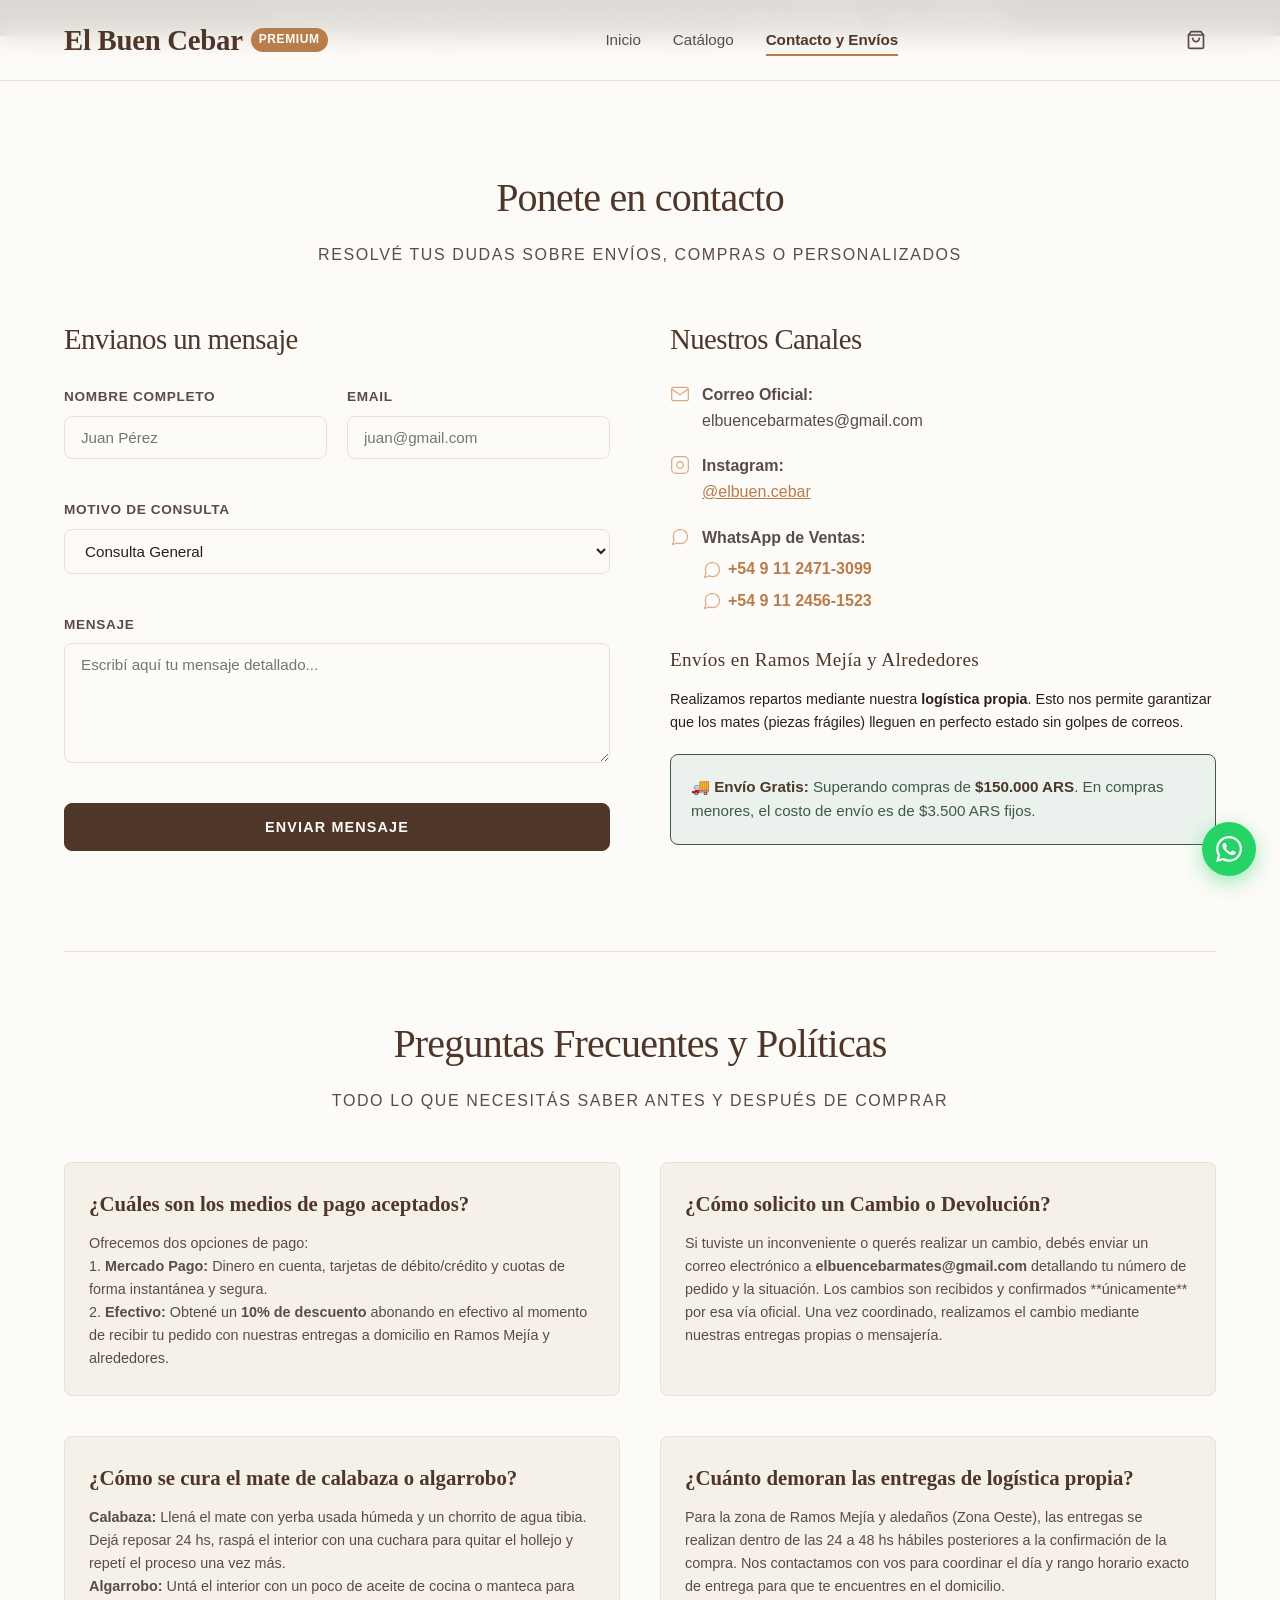
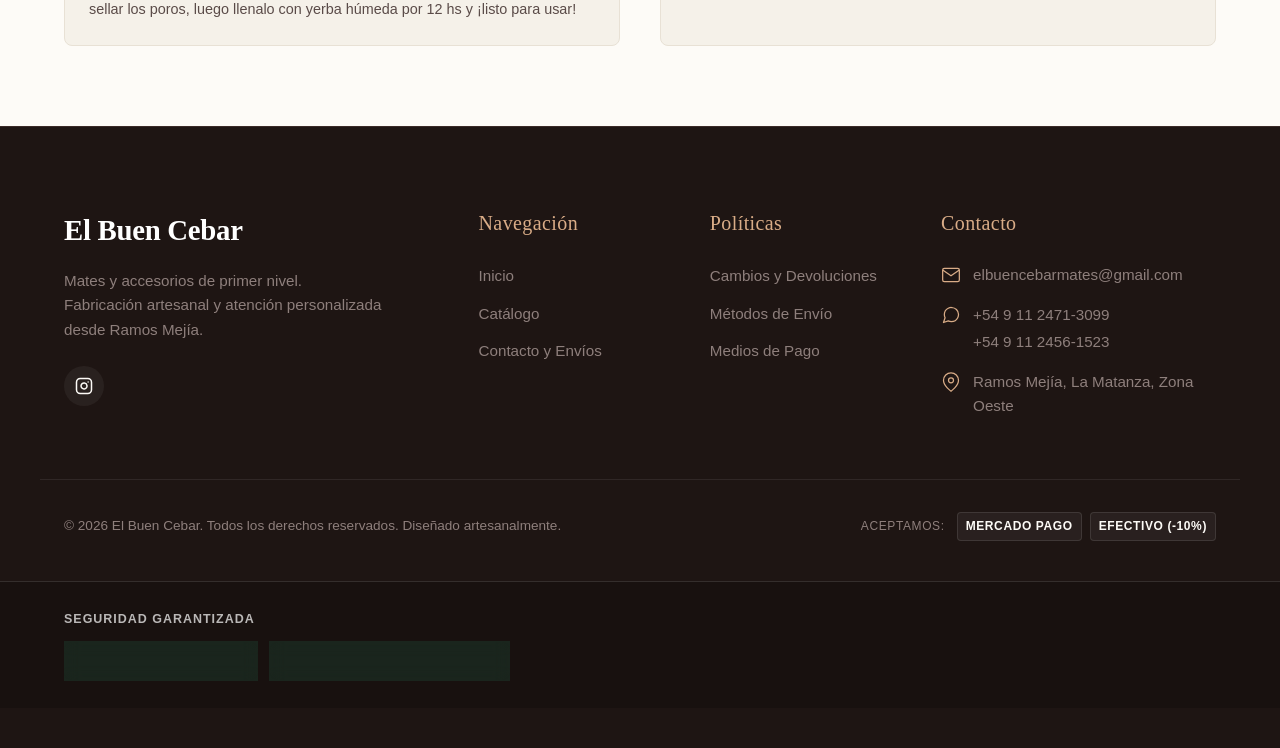
<file: contacto.html>
<!DOCTYPE html>
<html lang="es-AR">
<head> 
      <!-- SECURITY HEADERS -->
  <meta http-equiv="Content-Security-Policy" content="default-src 'self'; script-src 'self' 'unsafe-inline' https://sdk.mercadopago.com; style-src 'self' 'unsafe-inline' https://fonts.googleapis.com; font-src 'self' https://fonts.gstatic.com; img-src 'self' data: https:; connect-src 'self' https:; frame-src 'self' https: http:;">
  <meta http-equiv="X-Content-Type-Options" content="nosniff">
  <meta name="referrer" content="strict-origin-when-cross-origin">
  <meta name="permissions-policy" content="camera=(), microphone=(), geolocation=()">
  <meta charset="UTF-8">
  <meta name="viewport" content="width=device-width, initial-scale=1.0">
  <title>Contacto y Envíos | El Buen Cebar - Mates Premium</title>
  <meta name="description" content="Contacto de El Buen Cebar. Entregas a domicilio propias en Ramos Mejía y alrededores. Consultas de stock y envíos a todo el país.">
  
  <!-- Favicon -->
  <link rel="icon" href="assets/images/favicon.png?v=740" type="image/png">

  <!-- CSS -->
  <link rel="stylesheet" href="css/variables.css">
  <link rel="stylesheet" href="css/main.css?v=740">
  <link rel="stylesheet" href="css/components.css">

  <style>
    .contact-layout {
      display: grid;
      grid-template-columns: 1fr 1fr;
      gap: 60px;
      margin-top: 40px;
    }
    
    .faq-section {
      margin-top: 80px;
      padding-top: 60px;
      border-top: 1px solid var(--color-border);
    }
    
    .faq-grid {
      display: grid;
      grid-template-columns: 1fr 1fr;
      gap: 40px;
      margin-top: 32px;
    }
    
    .faq-card {
      background-color: var(--color-bg-secondary);
      padding: 24px;
      border-radius: var(--radius-md);
      border: 1px solid var(--color-border);
    }
    
    .faq-card__question {
      font-family: var(--font-serif);
      font-size: 1.3rem;
      font-weight: 600;
      color: var(--color-primary);
      margin-bottom: 12px;
    }
    
    .faq-card__answer {
      font-size: 0.9rem;
      color: var(--color-text-secondary);
      line-height: 1.6;
    }
    
    .policy-highlight {
      background-color: var(--color-success-light);
      border: 1px solid var(--color-success);
      color: var(--color-success);
      padding: 20px;
      border-radius: var(--radius-md);
      font-size: 0.95rem;
      margin-top: 20px;
    }
    
    .policy-highlight strong {
      color: var(--color-primary);
    }
    
    @media (max-width: 768px) {
      .contact-layout, .faq-grid {
        grid-template-columns: 1fr;
        gap: 40px;
      }
    }
  </style>
</head>
<body>

  <!-- Barra de Promociones / Envíos -->
  <div class="promo-bar">Envío GRATIS en compras superiores a $150.000 | WhatsApp: <a href="https://wa.me/5491124713099" target="_blank" rel="noopener noreferrer" style="color: inherit; text-decoration: underline; font-weight: 600;">+54 9 11 2471-3099</a> &nbsp;|&nbsp; <a href="https://wa.me/5491124561523" target="_blank" rel="noopener noreferrer" style="color: inherit; text-decoration: underline; font-weight: 600;">+54 9 11 2456-1523</a></div>

  <!-- Cabecera / Navegación -->
  <header class="header">
    <div class="container header__inner">
      <a href="index.html" class="logo">
        El Buen Cebar <span>Premium</span>
      </a>
      
      <nav>
        <ul class="nav">
          <li><a href="index.html" class="nav__link">Inicio</a></li>
          <li><a href="catalogo.html" class="nav__link">Catálogo</a></li>
          <li><a href="contacto.html" class="nav__link nav__link--active">Contacto y Envíos</a></li>
        </ul>
      </nav>

      <div class="header__actions">
        <!-- Botón del Carrito -->
        <button class="action-btn" data-cart-toggle aria-label="Carrito de compras">
          <svg viewBox="0 0 24 24"><path d="M6 2L3 6v14a2 2 0 0 0 2 2h14a2 2 0 0 0 2-2V6l-3-4z"></path><line x1="3" y1="6" x2="21" y2="6"></line><path d="M16 10a4 4 0 0 1-8 0"></path></svg>
          <span class="cart-badge" style="display: none;">0</span>
        </button>

        <!-- Botón de Menú Móvil -->
        <button class="hamburger" id="hamburger" aria-label="Menú">
          <span></span>
          <span></span>
          <span></span>
        </button>
      </div>
    </div>
  </header>

  <!-- Menú Móvil Colapsable -->
  <div class="mobile-nav" id="mobile-nav">
    <a href="index.html" class="nav__link">Inicio</a>
    <a href="catalogo.html" class="nav__link">Catálogo</a>
    <a href="contacto.html" class="nav__link nav__link--active">Contacto y Envíos</a>
  </div>

  <!-- SECCIÓN PRINCIPAL CONTACTO -->
  <main class="container" style="padding-top: 130px; padding-bottom: 80px;">
    <h1 class="section-title">Ponete en contacto</h1>
    <p class="section-subtitle">Resolvé tus dudas sobre envíos, compras o personalizados</p>

    <div class="contact-layout">
      <!-- Formulario de Contacto -->
      <div>
        <h2 class="section-title" style="text-align: left; font-size: 1.8rem; margin-bottom: 24px;">Envianos un mensaje</h2>
        <form action="https://formsubmit.co/elbuencebarmates@gmail.com" method="POST">
          <!-- Campos obligatorios y ocultos para FormSubmit -->
          <input type="hidden" name="_subject" value="Nueva consulta desde la web">
          <input type="hidden" name="_template" value="table">
          <!-- Usamos captcha de formsubmit por seguridad -->
          <input type="hidden" name="_captcha" value="true">
          
          <div class="form-grid">
            <div class="form-group">
              <label class="form-label" for="nombre">Nombre Completo</label>
              <input type="text" id="nombre" name="Nombre" class="form-input" required placeholder="Juan Pérez">
            </div>
            <div class="form-group">
              <label class="form-label" for="email">Email</label>
              <input type="email" id="email" name="Email" class="form-input" required placeholder="juan@gmail.com">
            </div>
            <div class="form-group form-group--full">
              <label class="form-label" for="motivo">Motivo de consulta</label>
              <select id="motivo" name="Motivo" class="form-select">
                <option value="Consulta General">Consulta General</option>
                <option value="Mates Personalizados / Grabado Láser">Mates Personalizados / Grabado Láser</option>
                <option value="Duda sobre mi Envío / Ramos Mejía">Duda sobre mi Envío / Ramos Mejía</option>
                <option value="Cambios y Devoluciones">Cambios y Devoluciones</option>
              </select>
            </div>
            <div class="form-group form-group--full">
              <label class="form-label" for="mensaje">Mensaje</label>
              <textarea id="mensaje" name="Mensaje" class="form-textarea" required placeholder="Escribí aquí tu mensaje detallado..."></textarea>
            </div>
            <div class="form-group form-group--full">
              <button type="submit" class="btn btn--primary btn--full" style="height: 48px; justify-content: center;">Enviar Mensaje</button>
            </div>
          </div>
        </form>
      </div>

      <!-- Detalles de Negocio y Canales oficiales -->
      <div style="display: flex; flex-direction: column; gap: 32px;">
        <div>
          <h2 class="section-title" style="text-align: left; font-size: 1.8rem; margin-bottom: 20px;">Nuestros Canales</h2>
          <ul class="footer__info-list" style="gap: 20px;">
            <li class="footer__info-item" style="color: var(--color-text-secondary); font-size: 1rem;">
              <svg viewBox="0 0 24 24"><path d="M4 4h16c1.1 0 2 .9 2 2v12c0 1.1-.9 2-2 2H4c-1.1 0-2-.9-2-2V6c0-1.1.9-2 2-2z"></path><polyline points="22,6 12,13 2,6"></polyline></svg>
              <div>
                <strong>Correo Oficial:</strong><br>
                elbuencebarmates@gmail.com
              </div>
            </li>
            <li class="footer__info-item" style="color: var(--color-text-secondary); font-size: 1rem;">
              <svg viewBox="0 0 24 24"><rect x="2" y="2" width="20" height="20" rx="5" ry="5"></rect><path d="M16 11.37A4 4 0 1 1 12.63 8 4 4 0 0 1 16 11.37z"></path><line x1="17.5" y1="6.5" x2="17.51" y2="6.5"></line></svg>
              <div>
                <strong>Instagram:</strong><br>
                <a href="https://instagram.com/elbuen.cebar" target="_blank" rel="noopener noreferrer" style="color: var(--color-accent); text-decoration: underline;">@elbuen.cebar</a>
              </div>
            </li>
            <li class="footer__info-item" style="color: var(--color-text-secondary); font-size: 1rem;">
              <svg viewBox="0 0 24 24"><path d="M21 11.5a8.38 8.38 0 0 1-.9 3.8 8.5 8.5 0 0 1-7.6 4.7 8.38 8.38 0 0 1-3.8-.9L3 21l1.9-5.7a8.38 8.38 0 0 1-.9-3.8 8.5 8.5 0 0 1 4.7-7.6 8.38 8.38 0 0 1 3.8-.9h.5a8.48 8.48 0 0 1 8 8v.5z"></path></svg>
              <div>
                <strong>WhatsApp de Ventas:</strong><br>
                <div style="display: flex; flex-direction: column; gap: 6px; margin-top: 6px;">
                  <a href="https://wa.me/5491124713099" target="_blank" rel="noopener noreferrer" style="color: var(--color-accent); font-weight: 600; text-decoration: none; display: inline-flex; align-items: center; gap: 6px;">
                    <svg viewBox="0 0 24 24" width="16" height="16" fill="none" stroke="currentColor" stroke-width="2" stroke-linecap="round" stroke-linejoin="round"><path d="M21 11.5a8.38 8.38 0 0 1-.9 3.8 8.5 8.5 0 0 1-7.6 4.7 8.38 8.38 0 0 1-3.8-.9L3 21l1.9-5.7a8.38 8.38 0 0 1-.9-3.8 8.5 8.5 0 0 1 4.7-7.6 8.38 8.38 0 0 1 3.8-.9h.5a8.48 8.48 0 0 1 8 8v.5z"></path></svg>
                    +54 9 11 2471-3099
                  </a>
                  <a href="https://wa.me/5491124561523" target="_blank" rel="noopener noreferrer" style="color: var(--color-accent); font-weight: 600; text-decoration: none; display: inline-flex; align-items: center; gap: 6px;">
                    <svg viewBox="0 0 24 24" width="16" height="16" fill="none" stroke="currentColor" stroke-width="2" stroke-linecap="round" stroke-linejoin="round"><path d="M21 11.5a8.38 8.38 0 0 1-.9 3.8 8.5 8.5 0 0 1-7.6 4.7 8.38 8.38 0 0 1-3.8-.9L3 21l1.9-5.7a8.38 8.38 0 0 1-.9-3.8 8.5 8.5 0 0 1 4.7-7.6 8.38 8.38 0 0 1 3.8-.9h.5a8.48 8.48 0 0 1 8 8v.5z"></path></svg>
                    +54 9 11 2456-1523
                  </a>
                </div>
              </div>
            </li>
          </ul>
        </div>

        <div>
          <h3 class="footer__title" style="color: var(--color-primary); font-size: 1.2rem; margin-bottom: 12px;">Envíos en Ramos Mejía y Alrededores</h3>
          <p class="product-desc-detail" style="font-size: 0.9rem;">
            Realizamos repartos mediante nuestra <strong>logística propia</strong>. Esto nos permite garantizar que los mates (piezas frágiles) lleguen en perfecto estado sin golpes de correos.
          </p>
          <div class="policy-highlight">
            🚚 <strong>Envío Gratis:</strong> Superando compras de <strong>$150.000 ARS</strong>. En compras menores, el costo de envío es de $3.500 ARS fijos.
          </div>
        </div>
      </div>
    </div>

    <!-- SECCIÓN FAQS / PREGUNTAS FRECUENTES -->
    <div class="faq-section">
      <h2 class="section-title">Preguntas Frecuentes y Políticas</h2>
      <p class="section-subtitle">Todo lo que necesitás saber antes y después de comprar</p>
      
      <div class="faq-grid">
        <!-- FAQ 1: Pagos -->
        <div class="faq-card" id="pagos">
          <h3 class="faq-card__question">¿Cuáles son los medios de pago aceptados?</h3>
          <p class="faq-card__answer">
            Ofrecemos dos opciones de pago:<br>
            1. <strong>Mercado Pago:</strong> Dinero en cuenta, tarjetas de débito/crédito y cuotas de forma instantánea y segura.<br>
            2. <strong>Efectivo:</strong> Obtené un <strong>10% de descuento</strong> abonando en efectivo al momento de recibir tu pedido con nuestras entregas a domicilio en Ramos Mejía y alrededores.
          </p>
        </div>

        <!-- FAQ 2: Cambios -->
        <div class="faq-card" id="cambios">
          <h3 class="faq-card__question">¿Cómo solicito un Cambio o Devolución?</h3>
          <p class="faq-card__answer">
            Si tuviste un inconveniente o querés realizar un cambio, debés enviar un correo electrónico a <strong>elbuencebarmates@gmail.com</strong> detallando tu número de pedido y la situación. Los cambios son recibidos y confirmados **únicamente** por esa vía oficial. Una vez coordinado, realizamos el cambio mediante nuestras entregas propias o mensajería.
          </p>
        </div>

        <!-- FAQ 3: Curado -->
        <div class="faq-card">
          <h3 class="faq-card__question">¿Cómo se cura el mate de calabaza o algarrobo?</h3>
          <p class="faq-card__answer">
            <strong>Calabaza:</strong> Llená el mate con yerba usada húmeda y un chorrito de agua tibia. Dejá reposar 24 hs, raspá el interior con una cuchara para quitar el hollejo y repetí el proceso una vez más.<br>
            <strong>Algarrobo:</strong> Untá el interior con un poco de aceite de cocina o manteca para sellar los poros, luego llenalo con yerba húmeda por 12 hs y ¡listo para usar!
          </p>
        </div>

        <!-- FAQ 4: Envíos -->
        <div class="faq-card" id="envios">
          <h3 class="faq-card__question">¿Cuánto demoran las entregas de logística propia?</h3>
          <p class="faq-card__answer">
            Para la zona de Ramos Mejía y aledaños (Zona Oeste), las entregas se realizan dentro de las 24 a 48 hs hábiles posteriores a la confirmación de la compra. Nos contactamos con vos para coordinar el día y rango horario exacto de entrega para que te encuentres en el domicilio.
          </p>
        </div>
      </div>
    </div>
  </main>

  <!-- PIE DE PÁGINA (FOOTER) -->
  <footer class="footer">
    <div class="container footer__grid">
      <div class="footer__col-about">
        <a href="index.html" class="logo" style="color: #fff;">El Buen Cebar</a>
        <p>Mates y accesorios de primer nivel. Fabricación artesanal y atención personalizada desde Ramos Mejía.</p>
        <div class="footer__socials">
          <a href="https://instagram.com/elbuen.cebar" target="_blank" rel="noopener noreferrer" class="footer__social-link" aria-label="Instagram">
            <svg viewBox="0 0 24 24"><rect x="2" y="2" width="20" height="20" rx="5" ry="5"></rect><path d="M16 11.37A4 4 0 1 1 12.63 8 4 4 0 0 1 16 11.37z"></path><line x1="17.5" y1="6.5" x2="17.51" y2="6.5"></line></svg>
          </a>
        </div>
      </div>
      <div>
        <h3 class="footer__title">Navegación</h3>
        <ul class="footer__links">
          <li><a href="index.html" class="footer__link">Inicio</a></li>
          <li><a href="catalogo.html" class="footer__link">Catálogo</a></li>
          <li><a href="contacto.html" class="footer__link">Contacto y Envíos</a></li>
        </ul>
      </div>
      <div>
        <h3 class="footer__title">Políticas</h3>
        <ul class="footer__links">
          <li><a href="contacto.html#cambios" class="footer__link">Cambios y Devoluciones</a></li>
          <li><a href="contacto.html#envios" class="footer__link">Métodos de Envío</a></li>
          <li><a href="contacto.html#pagos" class="footer__link">Medios de Pago</a></li>
        </ul>
      </div>
      <div>
        <h3 class="footer__title">Contacto</h3>
        <ul class="footer__info-list">
          <li class="footer__info-item">
            <svg viewBox="0 0 24 24"><path d="M4 4h16c1.1 0 2 .9 2 2v12c0 1.1-.9 2-2 2H4c-1.1 0-2-.9-2-2V6c0-1.1.9-2 2-2z"></path><polyline points="22,6 12,13 2,6"></polyline></svg>
            elbuencebarmates@gmail.com
          </li>
          <li class="footer__info-item">
            <svg viewBox="0 0 24 24" fill="none" stroke="currentColor" stroke-width="2" stroke-linecap="round" stroke-linejoin="round"><path d="M21 11.5a8.38 8.38 0 0 1-.9 3.8 8.5 8.5 0 0 1-7.6 4.7 8.38 8.38 0 0 1-3.8-.9L3 21l1.9-5.7a8.38 8.38 0 0 1-.9-3.8 8.5 8.5 0 0 1 4.7-7.6 8.38 8.38 0 0 1 3.8-.9h.5a8.48 8.48 0 0 1 8 8v.5z"></path></svg>
            <div style="display: flex; flex-direction: column; gap: 2px;">
              <a href="https://wa.me/5491124713099" target="_blank" rel="noopener noreferrer" style="color: inherit; text-decoration: none;">+54 9 11 2471-3099</a>
              <a href="https://wa.me/5491124561523" target="_blank" rel="noopener noreferrer" style="color: inherit; text-decoration: none;">+54 9 11 2456-1523</a>
            </div>
          </li>
          <li class="footer__info-item">
            <svg viewBox="0 0 24 24"><path d="M21 10c0 7-9 13-9 13s-9-6-9-13a9 9 0 0 1 18 0z"></path><circle cx="12" cy="10" r="3"></circle></svg>
            Ramos Mejía, La Matanza, Zona Oeste
          </li>
        </ul>
      </div>
    </div>
    <div class="container footer__bottom">
      <p>&copy; <span id="copyright-year">2026</span> El Buen Cebar. Todos los derechos reservados. Diseñado artesanalmente.</p>
      <div class="footer__payments">
        <span>Aceptamos:</span>
        <div class="footer__payments-icons">
          <span class="footer__payment-icon">Mercado Pago</span>
          <span class="footer__payment-icon">Efectivo (-10%)</span>
        </div>
      </div>
    </div>
  
      <div class="footer-trust-banner">
        <div class="container footer-trust-content">
          
          <div>
            <span style="font-size: 0.78rem; font-weight: 700; text-transform: uppercase; letter-spacing: 0.08em; color: rgba(255, 255, 255, 0.7); display: block; margin-bottom: 12px;">Seguridad Garantizada</span>
            <div class="security-seals-list">
              <span class="security-seal">
                <svg width="16" height="16" viewBox="0 0 24 24" fill="none" stroke="currentColor" stroke-width="2.5" stroke-linecap="round" stroke-linejoin="round"><rect x="3" y="11" width="18" height="11" rx="2" ry="2"></rect><path d="M7 11V7a5 5 0 0 1 10 0v4"></path></svg>
                SSL 256-bit Encriptado
              </span>
              <span class="security-seal">
                <svg width="16" height="16" viewBox="0 0 24 24" fill="none" stroke="currentColor" stroke-width="2.5" stroke-linecap="round" stroke-linejoin="round"><path d="M12 22s8-4 8-10V5l-8-3-8 3v7c0 6 8 10 8 10z"></path></svg>
                Garantía Oficial El Buen Cebar
              </span>
            </div>
          </div>
        </div>
      </div>
      </div>
  </footer>

  <!-- Carrito Drawer -->
  <div class="cart-overlay" id="cart-overlay">
    <div class="cart-drawer">
      <div class="cart-drawer__header">
        <h3 class="cart-drawer__title">Tu Carrito</h3>
        <button class="cart-close-btn" id="cart-close" aria-label="Cerrar Carrito">
          <svg width="24" height="24" viewBox="0 0 24 24" fill="none" stroke="currentColor" stroke-width="2" stroke-linecap="round" stroke-linejoin="round"><line x1="18" y1="6" x2="6" y2="18"></line><line x1="6" y1="6" x2="18" y2="18"></line></svg>
        </button>
      </div>
      <div class="cart-drawer__body" id="cart-items-list"></div>
      <div class="cart-drawer__footer" id="cart-drawer-summary" style="display: none;">
        <div class="cart-summary-row"><span>Subtotal</span><span id="cart-subtotal">$0</span></div>
        <div class="cart-summary-row"><span>Envío</span><span id="cart-shipping">A calcular</span></div>
        <div class="cart-summary-row cart-summary-row--total"><span>Total</span><span id="cart-total">$0</span></div>
        <a href="checkout.html" class="btn btn--accent btn--full" style="justify-content: center;">Iniciar Compra</a>
      </div>
    </div>
  </div>

  <!-- Scripts -->
  <script src="js/products.js"></script>
  <script src="js/cart.js"></script>
  <script src="js/main.js?v=740"></script>
  <script>
    // En este archivo ya no necesitamos lógica JS adicional de form ya que es un POST directo
  </script>

  
</body>
</html>
</file>
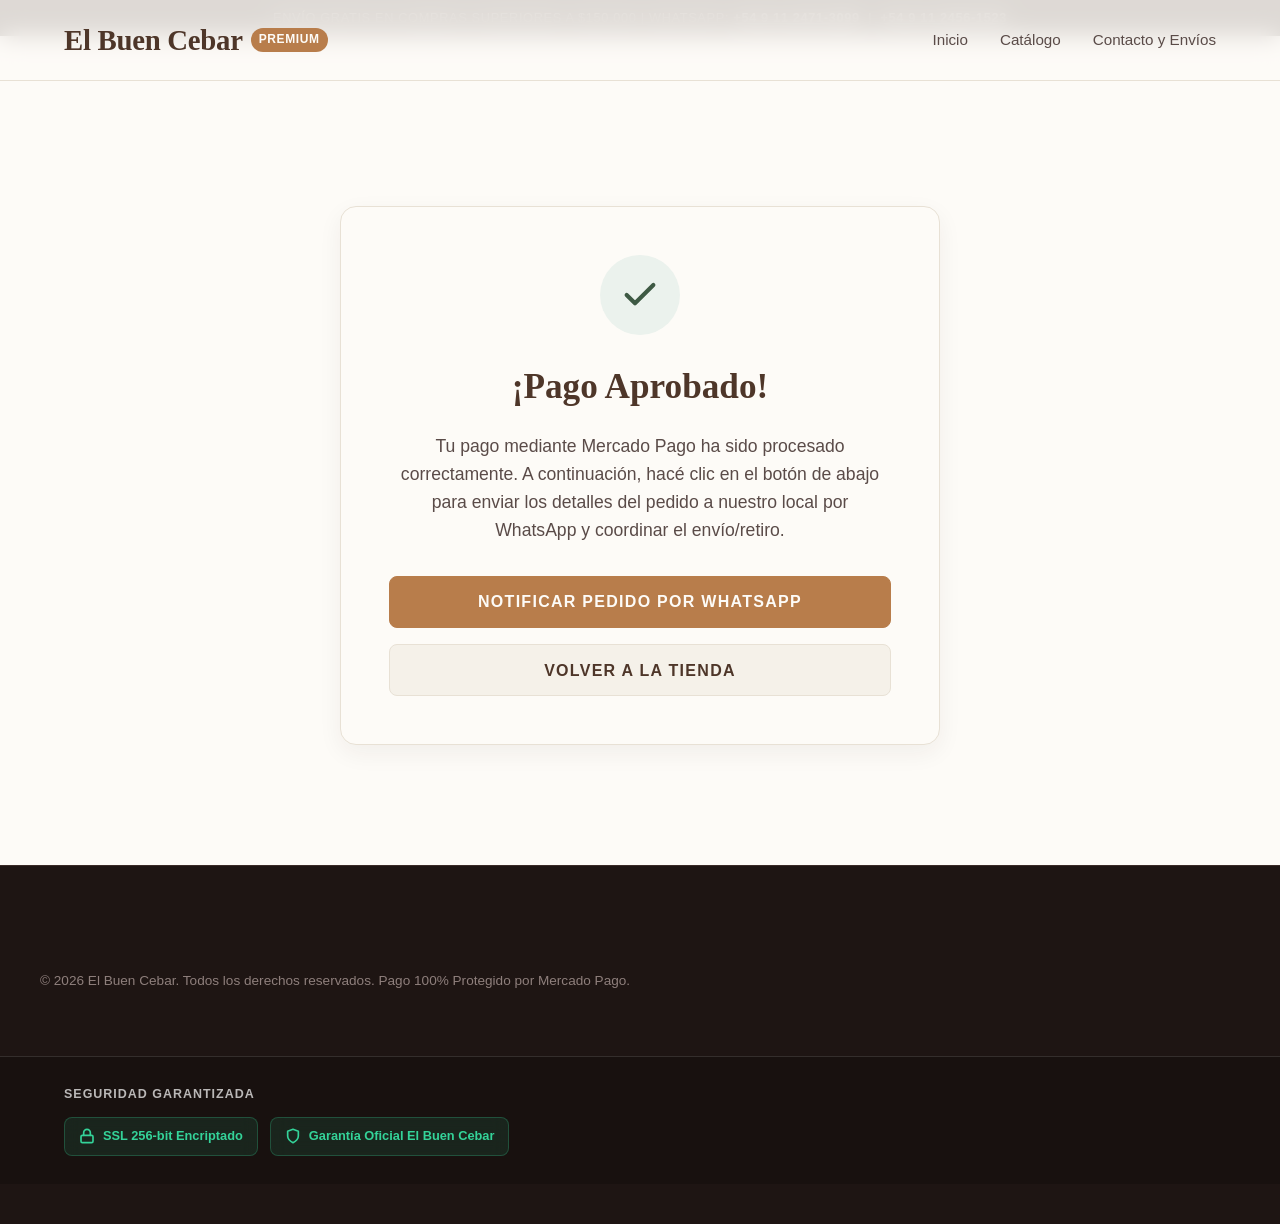
<file: gracias.html>
<!DOCTYPE html>
<html lang="es-AR">
<head> 
      <!-- SECURITY HEADERS -->
  <meta http-equiv="Content-Security-Policy" content="default-src 'self'; script-src 'self' 'unsafe-inline' https://sdk.mercadopago.com; style-src 'self' 'unsafe-inline' https://fonts.googleapis.com; font-src 'self' https://fonts.gstatic.com; img-src 'self' data: https:; connect-src 'self' https:; frame-src 'self' https: http:;">
  <meta http-equiv="X-Content-Type-Options" content="nosniff">
  <meta name="referrer" content="strict-origin-when-cross-origin">
  <meta name="permissions-policy" content="camera=(), microphone=(), geolocation=()">
  <meta charset="UTF-8">
  <meta name="viewport" content="width=device-width, initial-scale=1.0">
  <title>¡Gracias por tu compra! | El Buen Cebar</title>
  
  <!-- Favicon -->
  <link rel="icon" href="assets/images/favicon.png?v=740" type="image/png">

  <!-- CSS -->
  <link rel="stylesheet" href="css/variables.css">
  <link rel="stylesheet" href="css/main.css?v=740">
  <link rel="stylesheet" href="css/components.css">

  <style>
    .thanks-card {
      background-color: var(--color-bg-primary);
      border: 1px solid var(--color-border);
      border-radius: var(--radius-lg);
      padding: 48px;
      text-align: center;
      max-width: 600px;
      margin: 40px auto;
      box-shadow: var(--shadow-md);
    }
    
    .thanks-icon {
      width: 80px;
      height: 80px;
      background-color: var(--color-success-light);
      color: var(--color-success);
      border-radius: 50%;
      display: flex;
      align-items: center;
      justify-content: center;
      margin: 0 auto 24px;
    }
    
    .thanks-icon svg {
      width: 40px;
      height: 40px;
    }
    
    .thanks-title {
      font-family: var(--font-serif);
      font-size: 2.2rem;
      color: var(--color-primary);
      margin-bottom: 16px;
    }
    
    .thanks-text {
      color: var(--color-text-secondary);
      font-size: 1.1rem;
      line-height: 1.6;
      margin-bottom: 32px;
    }
    
    .order-details-box {
      background-color: var(--color-bg-secondary);
      border: 1px solid var(--color-border);
      border-radius: var(--radius-md);
      padding: 24px;
      text-align: left;
      margin-bottom: 32px;
    }
    
    .order-details-title {
      font-weight: 700;
      color: var(--color-primary);
      margin-bottom: 12px;
      border-bottom: 1px dashed var(--color-border);
      padding-bottom: 8px;
      font-size: 0.95rem;
      text-transform: uppercase;
      letter-spacing: 0.5px;
    }
    
    .order-details-item {
      display: flex;
      justify-content: space-between;
      margin-bottom: 8px;
      font-size: 0.9rem;
    }
    
    .order-details-total {
      display: flex;
      justify-content: space-between;
      font-weight: 700;
      font-size: 1.1rem;
      border-top: 1px solid var(--color-border);
      padding-top: 12px;
      margin-top: 12px;
      color: var(--color-primary);
    }
  </style>
</head>
<body>

  <!-- Barra de Promociones / Envíos -->
  <div class="promo-bar">Envío GRATIS en compras superiores a $150.000 | WhatsApp: <a href="https://wa.me/5491124713099" target="_blank" rel="noopener noreferrer" style="color: inherit; text-decoration: underline; font-weight: 600;">+54 9 11 2471-3099</a> &nbsp;|&nbsp; <a href="https://wa.me/5491124561523" target="_blank" rel="noopener noreferrer" style="color: inherit; text-decoration: underline; font-weight: 600;">+54 9 11 2456-1523</a></div>

  <!-- Cabecera / Navegación -->
  <header class="header">
    <div class="container header__inner">
      <a href="index.html" class="logo">
        El Buen Cebar <span>Premium</span>
      </a>
      <nav>
        <ul class="nav">
          <li><a href="index.html" class="nav__link">Inicio</a></li>
          <li><a href="catalogo.html" class="nav__link">Catálogo</a></li>
          <li><a href="contacto.html" class="nav__link">Contacto y Envíos</a></li>
        </ul>
      </nav>
    </div>
  </header>

  <!-- CONTENIDO DE AGRADECIMIENTO -->
  <main class="container" style="padding-top: 130px; padding-bottom: 80px;">
    <div class="thanks-card">
      <div class="thanks-icon">
        <svg viewBox="0 0 24 24" fill="none" stroke="currentColor" stroke-width="2.5" stroke-linecap="round" stroke-linejoin="round">
          <polyline points="20 6 9 17 4 12"></polyline>
        </svg>
      </div>
      
      <h1 class="thanks-title">¡Pago Aprobado!</h1>
      <p class="thanks-text">Tu pago mediante Mercado Pago ha sido procesado correctamente. A continuación, hacé clic en el botón de abajo para enviar los detalles del pedido a nuestro local por WhatsApp y coordinar el envío/retiro.</p>
      
      <!-- Detalle del Pedido -->
      <div class="order-details-box" id="order-box" style="display: none;">
        <div class="order-details-title">Resumen de Pedido Cobrado</div>
        <div id="order-items-list">
          <!-- Dinámico -->
        </div>
        <div class="order-details-total">
          <span>Total Pagado</span>
          <span id="order-total-price">$0</span>
        </div>
      </div>
      
      <div style="display: flex; flex-direction: column; gap: 16px;">
        <button onclick="enviarNotificacionWhatsApp()" class="btn btn--accent btn--lg btn--full" style="justify-content: center; height: 52px;">
          Notificar pedido por WhatsApp
        </button>
        <a href="index.html" class="btn btn--secondary btn--lg btn--full" style="justify-content: center; height: 52px;">
          Volver a la tienda
        </a>
      </div>
    </div>
  </main>

  <!-- Footer -->
  <footer class="footer">
    <div class="container footer__bottom" style="border-top: none; text-align: center; padding: 24px 0;">
      <p>&copy; 2026 El Buen Cebar. Todos los derechos reservados. Pago 100% Protegido por Mercado Pago.</p>
    </div>
  
      <div class="footer-trust-banner">
        <div class="container footer-trust-content">
          
          <div>
            <span style="font-size: 0.78rem; font-weight: 700; text-transform: uppercase; letter-spacing: 0.08em; color: rgba(255, 255, 255, 0.7); display: block; margin-bottom: 12px;">Seguridad Garantizada</span>
            <div class="security-seals-list">
              <span class="security-seal">
                <svg width="16" height="16" viewBox="0 0 24 24" fill="none" stroke="currentColor" stroke-width="2.5" stroke-linecap="round" stroke-linejoin="round"><rect x="3" y="11" width="18" height="11" rx="2" ry="2"></rect><path d="M7 11V7a5 5 0 0 1 10 0v4"></path></svg>
                SSL 256-bit Encriptado
              </span>
              <span class="security-seal">
                <svg width="16" height="16" viewBox="0 0 24 24" fill="none" stroke="currentColor" stroke-width="2.5" stroke-linecap="round" stroke-linejoin="round"><path d="M12 22s8-4 8-10V5l-8-3-8 3v7c0 6 8 10 8 10z"></path></svg>
                Garantía Oficial El Buen Cebar
              </span>
            </div>
          </div>
        </div>
      </div>
      </div>
  </footer>

  <script>
    let ultimoPedido = null;
    
    // NÚMERO DE WHATSAPP DE LA TIENDA (EL MISMO DEL CHECKOUT)
    const TIENDA_WHATSAPP = "5491124561523"; // Dejar vacío para abrir selección de chat o rellenar si tienen número

    document.addEventListener("DOMContentLoaded", () => {
      const pedidoStr = localStorage.getItem("el_buen_cebar_ultimo_pedido");
      if (pedidoStr) {
        try {
          ultimoPedido = JSON.parse(pedidoStr);
          mostrarResumenPedido(ultimoPedido);
          
          // Enviar comprobante por email automáticamente al cargar la página de éxito
          enviarComprobantePorEmail(ultimoPedido, "APROBADO ONLINE (Mercado Pago)");
        } catch (e) {
          console.error("Error al cargar último pedido", e);
        }
      }
    });

    function mostrarResumenPedido(pedido) {
      const box = document.getElementById("order-box");
      const list = document.getElementById("order-items-list");
      const totalElem = document.getElementById("order-total-price");
      
      if (!pedido || !box || !list) return;
      
      box.style.display = "block";
      
      let itemsHtml = "";
      pedido.items.forEach(item => {
        itemsHtml += `
          <div class="order-details-item">
            <span>${item.cantidad}x ${item.nombre} ${item.opcion ? `(${item.opcion})` : ''}</span>
            <span style="font-weight: 500;">$${(item.precio * item.cantidad).toLocaleString('es-AR')}</span>
          </div>
        `;
      });
      
      list.innerHTML = itemsHtml;
      
      // Mostrar total a pagar
      let total = pedido.subtotal + pedido.costoEnvio;
      totalElem.textContent = `$${total.toLocaleString('es-AR')}`;
    }

    function enviarNotificacionWhatsApp() {
      if (!ultimoPedido) {
        alert("No se encontró información del pedido actual.");
        return;
      }
      
      // Armar listado de productos
      let textoProductos = "";
      ultimoPedido.items.forEach(item => {
        const detalleOp = item.opcion ? ` (Variante: ${item.opcion})` : "";
        textoProductos += `- ${item.cantidad}x ${item.nombre}${detalleOp} -> $${(item.precio * item.cantidad).toLocaleString('es-AR')}\n`;
      });

      // Armar datos de entrega
      let textoEntrega = "";
      if (ultimoPedido.metodoEntrega === "retiro") {
        textoEntrega = "Método: Entrega Propia Coordinada (Ramos Mejía y Alrededores)\n";
      } else {
        textoEntrega = `Método: Envío a Domicilio (Logística Propia)\nDirección: ${ultimoPedido.direccion}\n`;
      }

      // Crear mensaje codificado
      const mensaje = `Hola El Buen Cebar! Ya realicé mi pago por Mercado Pago:\n\n` +
                      `👤 CLIENTE:\n` +
                      `- Nombre: ${ultimoPedido.nombre}\n` +
                      `- Teléfono: ${ultimoPedido.telefono}\n\n` +
                      `🧉 PRODUCTOS:\n${textoProductos}\n` +
                      `📍 ENTREGA:\n${textoEntrega}\n` +
                      `💳 PAGO:\n- Mercado Pago (APROBADO ONLINE)\n` +
                      `💰 RESUMEN:\n` +
                      `- Subtotal: $${ultimoPedido.subtotal.toLocaleString('es-AR')}\n` +
                      `- Envío: ${ultimoPedido.metodoEntrega === 'retiro' ? 'Entrega Propia' : (ultimoPedido.costoEnvio === 0 ? 'GRATIS' : '$' + ultimoPedido.costoEnvio.toLocaleString('es-AR'))}\n` +
                      `- TOTAL PAGADO: $${(ultimoPedido.subtotal + ultimoPedido.costoEnvio).toLocaleString('es-AR')}\n\n` +
                      `*El pago se acreditó correctamente en tu cuenta de Mercado Pago.*`;

      const mensajeUrl = encodeURIComponent(mensaje);
      let urlWhatsapp = "";
      
      if (TIENDA_WHATSAPP) {
        urlWhatsapp = `https://api.whatsapp.com/send?phone=${TIENDA_WHATSAPP}&text=${mensajeUrl}`;
      } else {
        urlWhatsapp = `https://api.whatsapp.com/send?text=${mensajeUrl}`;
      }
      
      window.open(urlWhatsapp, "_blank");
    }

    // Envía los detalles de la compra al email del negocio de manera silenciosa
    function enviarComprobantePorEmail(pedido, statusPago) {
      let textoProductos = "";
      pedido.items.forEach(item => {
        const detalleOp = item.opcion ? ` (Variante: ${item.opcion})` : "";
        textoProductos += `${item.cantidad}x ${item.nombre}${detalleOp} - $${(item.precio * item.cantidad).toLocaleString('es-AR')}\n`;
      });

      const total = pedido.subtotal + pedido.costoEnvio;

      const data = {
        "Nombre Cliente": pedido.nombre,
        "Telefono Cliente": pedido.telefono,
        "Metodo Entrega": pedido.metodoEntrega === "retiro" ? "Entrega Propia Coordinada" : "Envío a domicilio",
        "Direccion Entrega": pedido.direccion || "No aplica",
        "Productos": textoProductos,
        "Subtotal": `$${pedido.subtotal.toLocaleString('es-AR')}`,
        "Costo Envio": pedido.costoEnvio === 0 ? "GRATIS" : `$${pedido.costoEnvio.toLocaleString('es-AR')}`,
        "Total Pedido": `$${total.toLocaleString('es-AR')}`,
        "Estado Pago": statusPago,
        "_subject": `Nuevo Pedido Aprobado - El Buen Cebar - ${pedido.nombre}`,
        "_template": "table"
      };

      fetch("https://formsubmit.co/ajax/elbuencebarmates@gmail.com", {
        method: "POST",
        headers: {
          "Content-Type": "application/json",
          "Accept": "application/json"
        },
        body: JSON.stringify(data)
      })
      .then(response => response.json())
      .then(res => console.log("Email enviado con éxito:", res))
      .catch(err => console.error("Error al enviar email:", err));
    }
  </script>

  
</body>
</html>
</file>
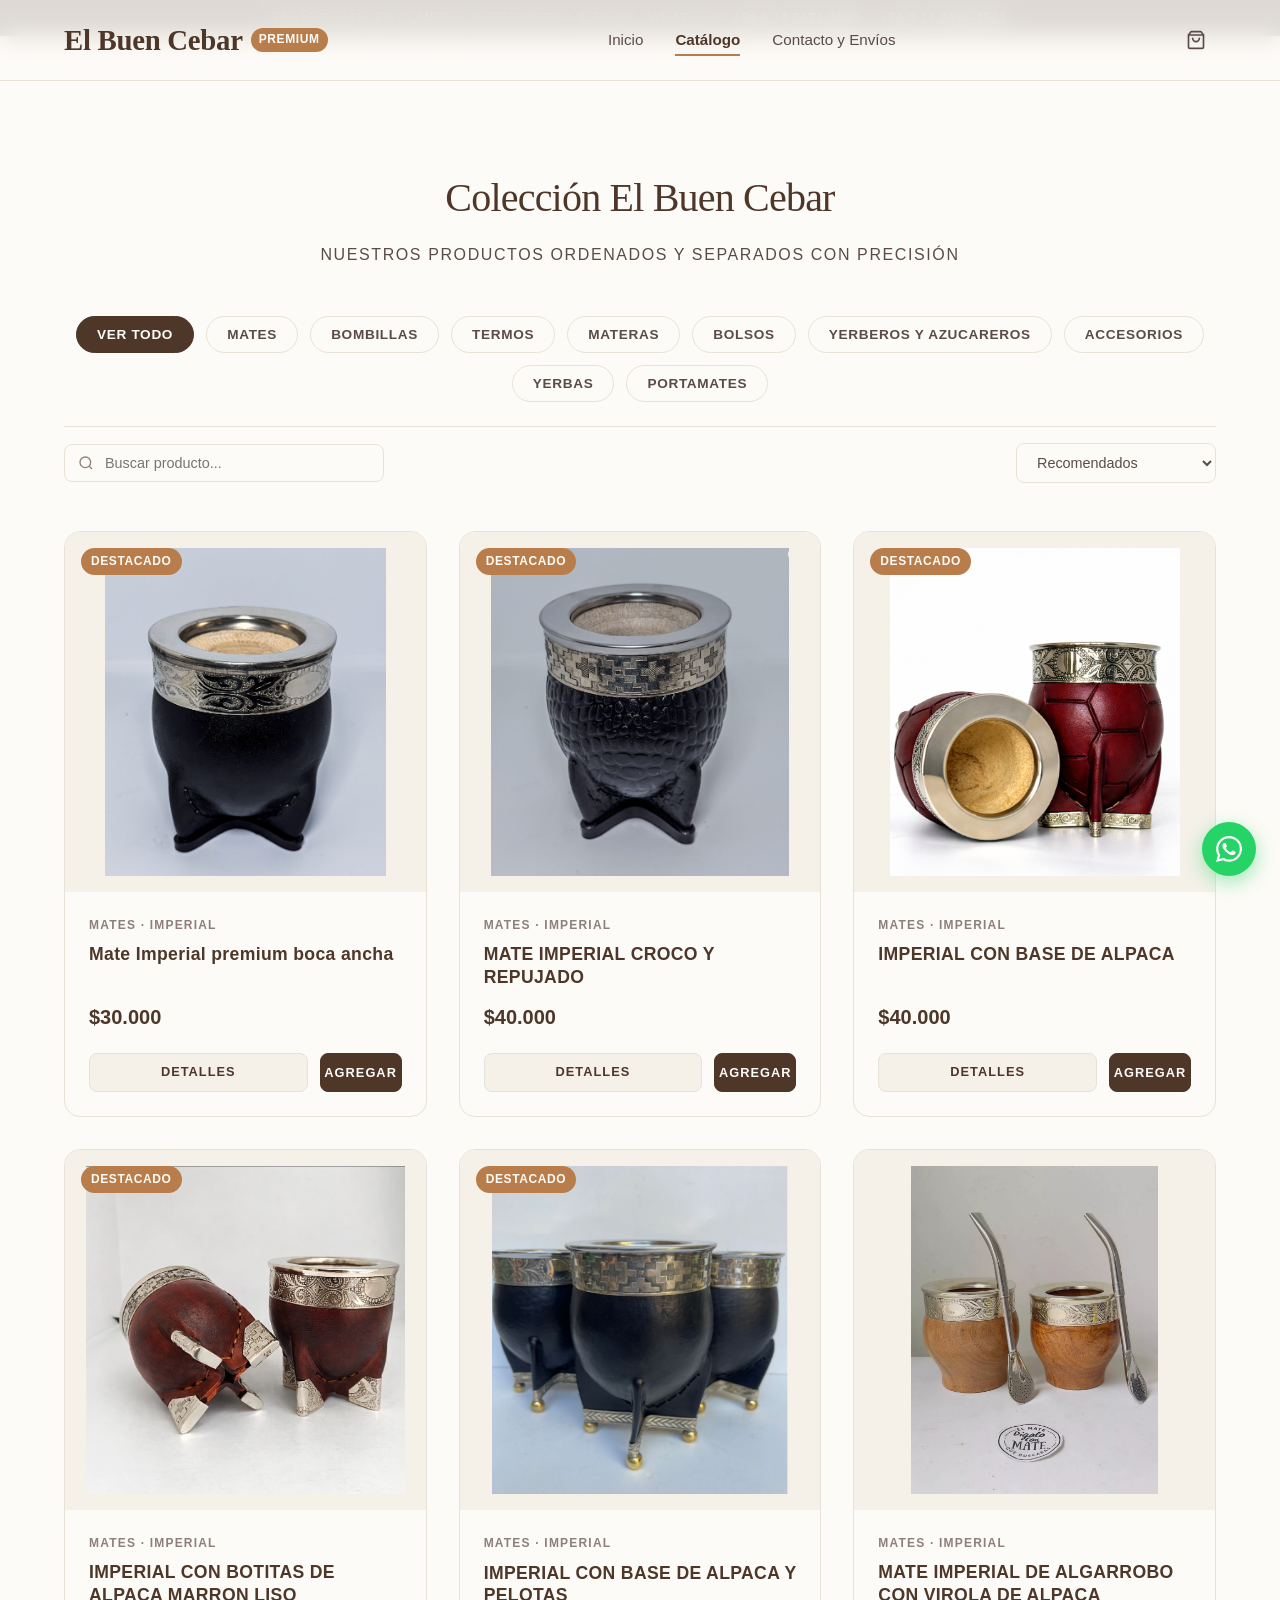
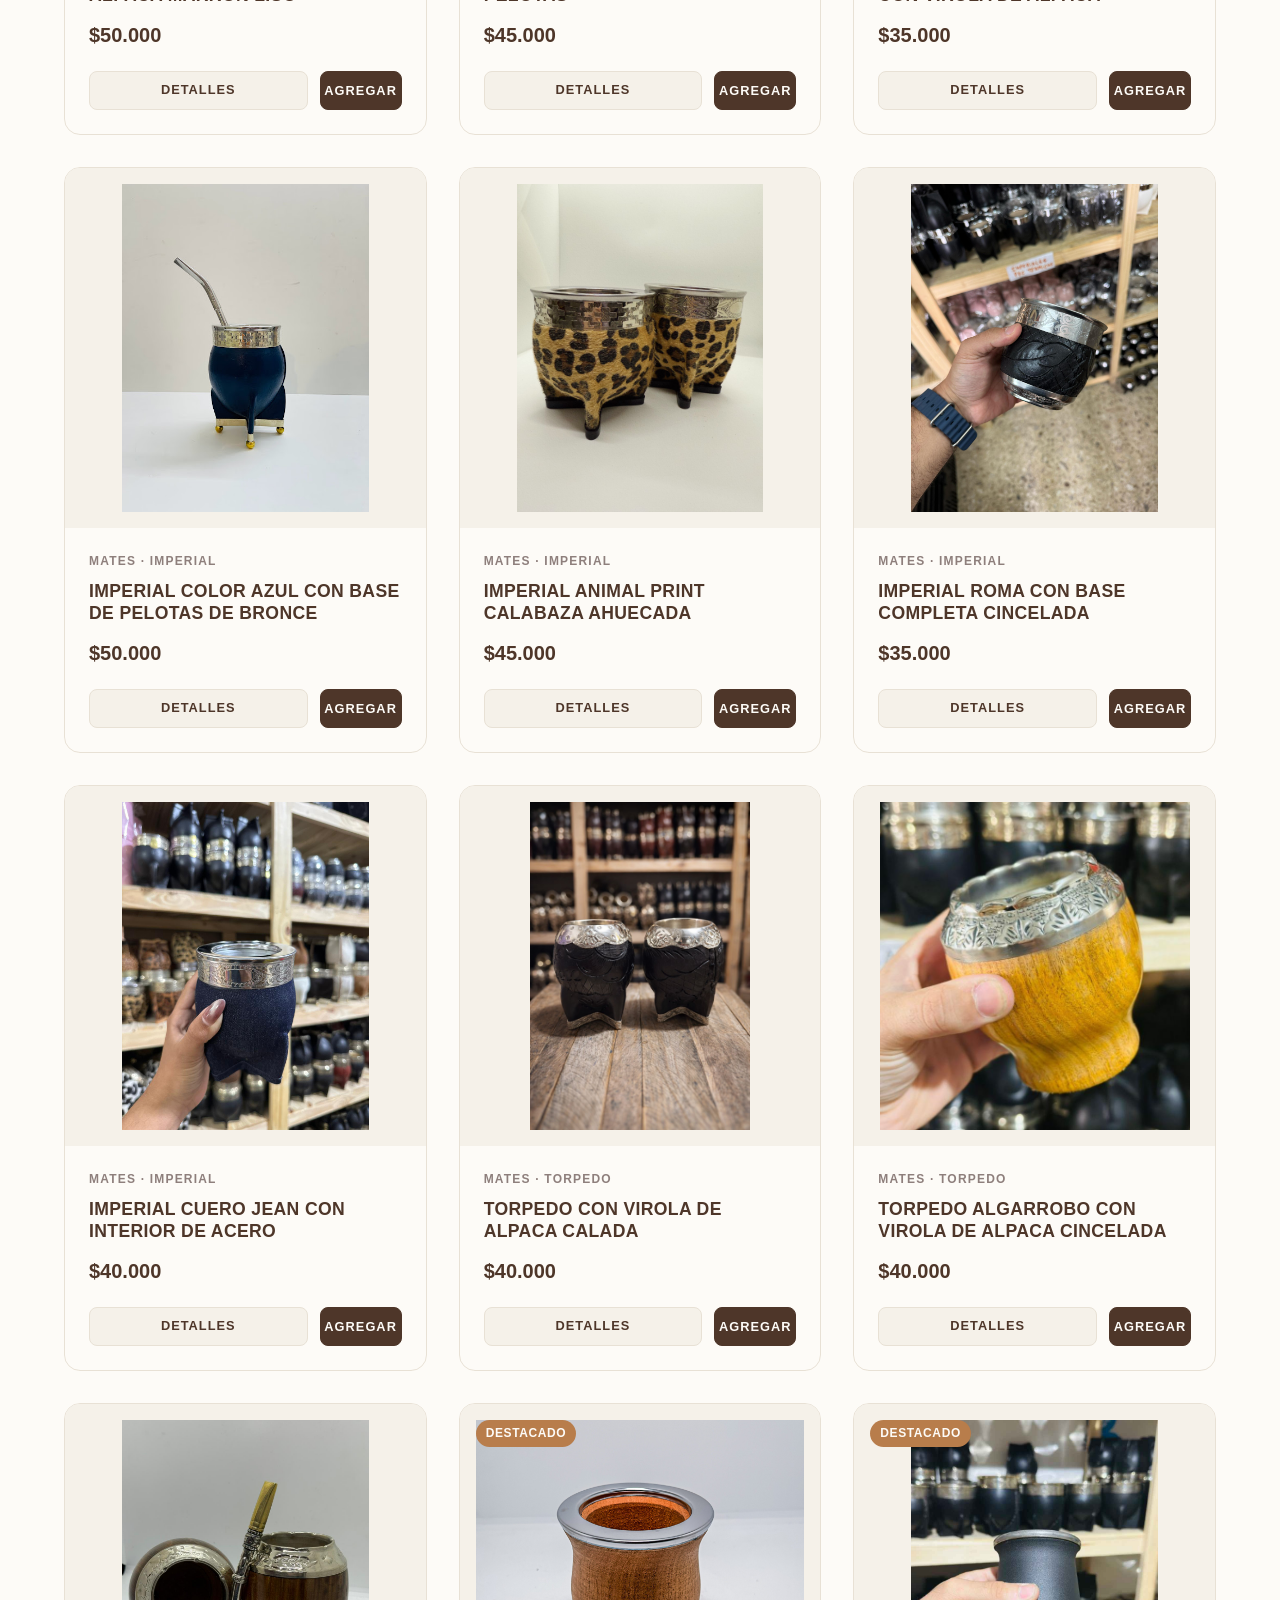
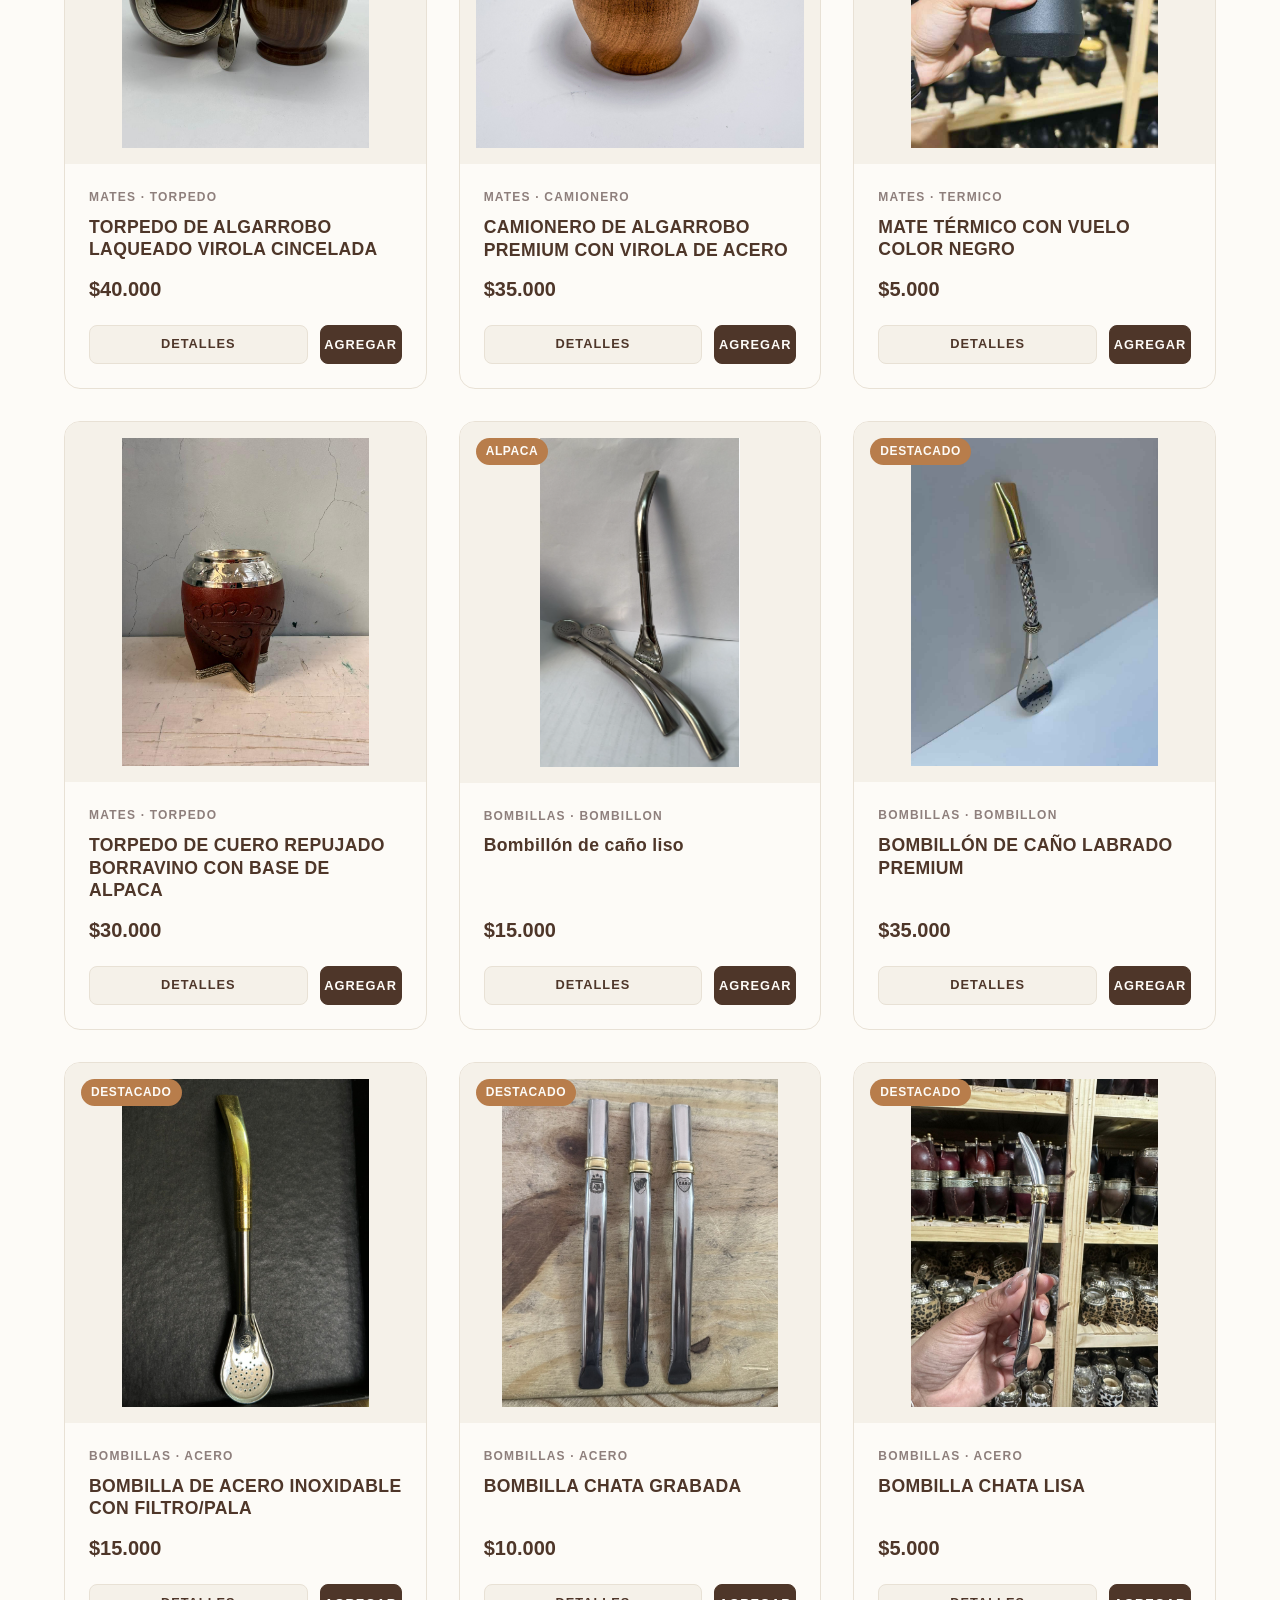
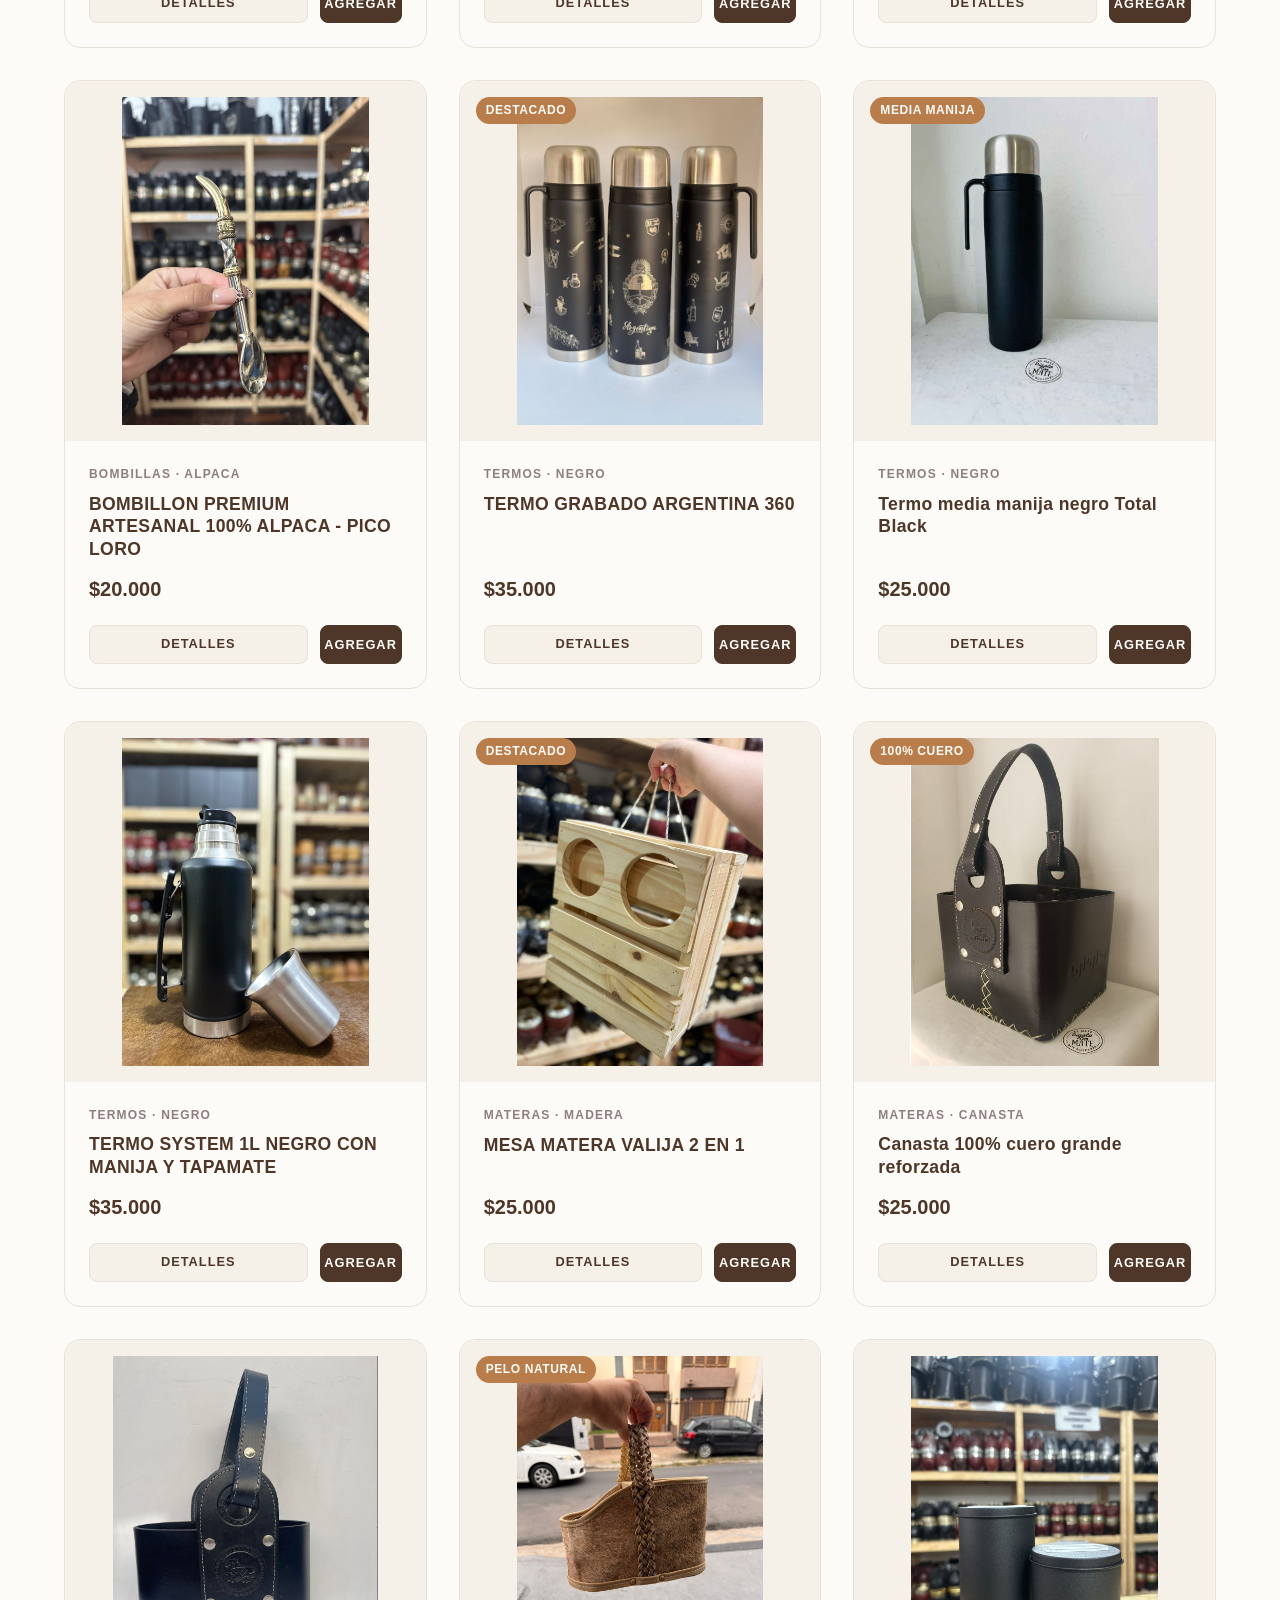
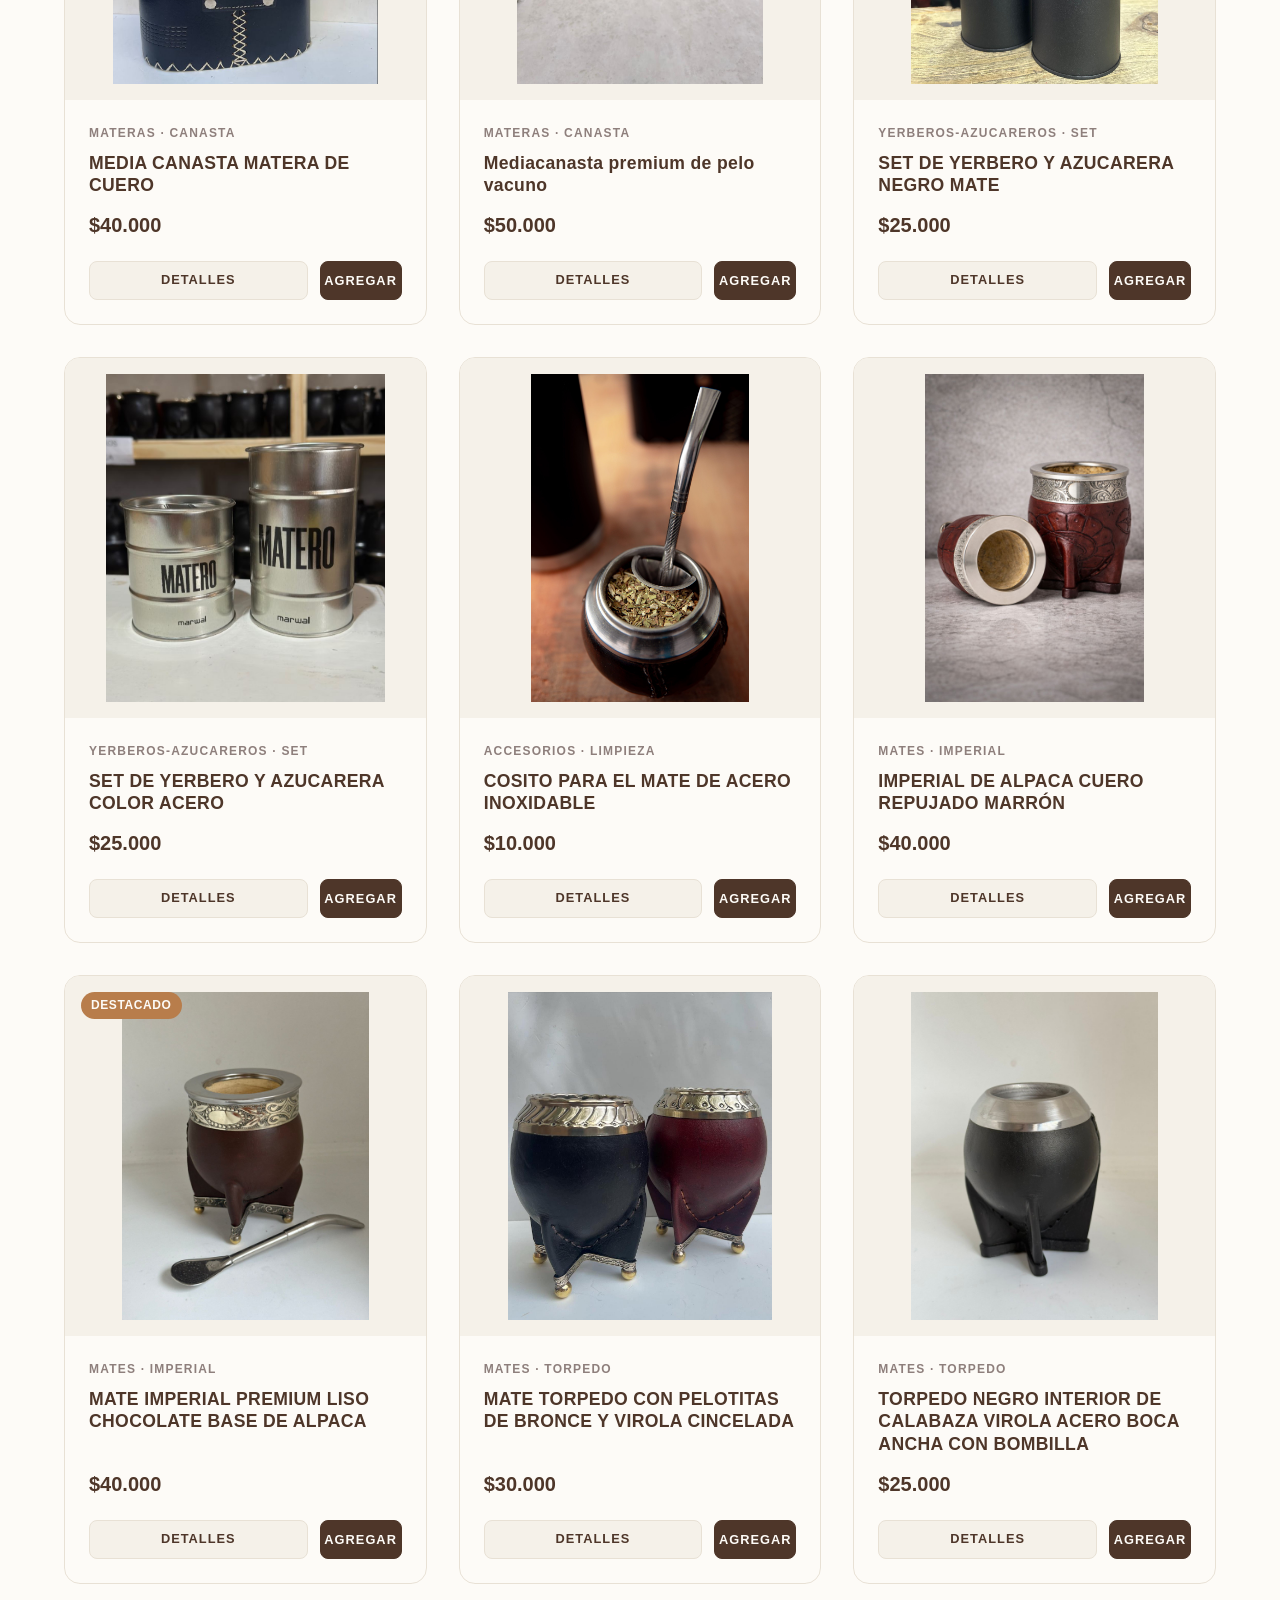
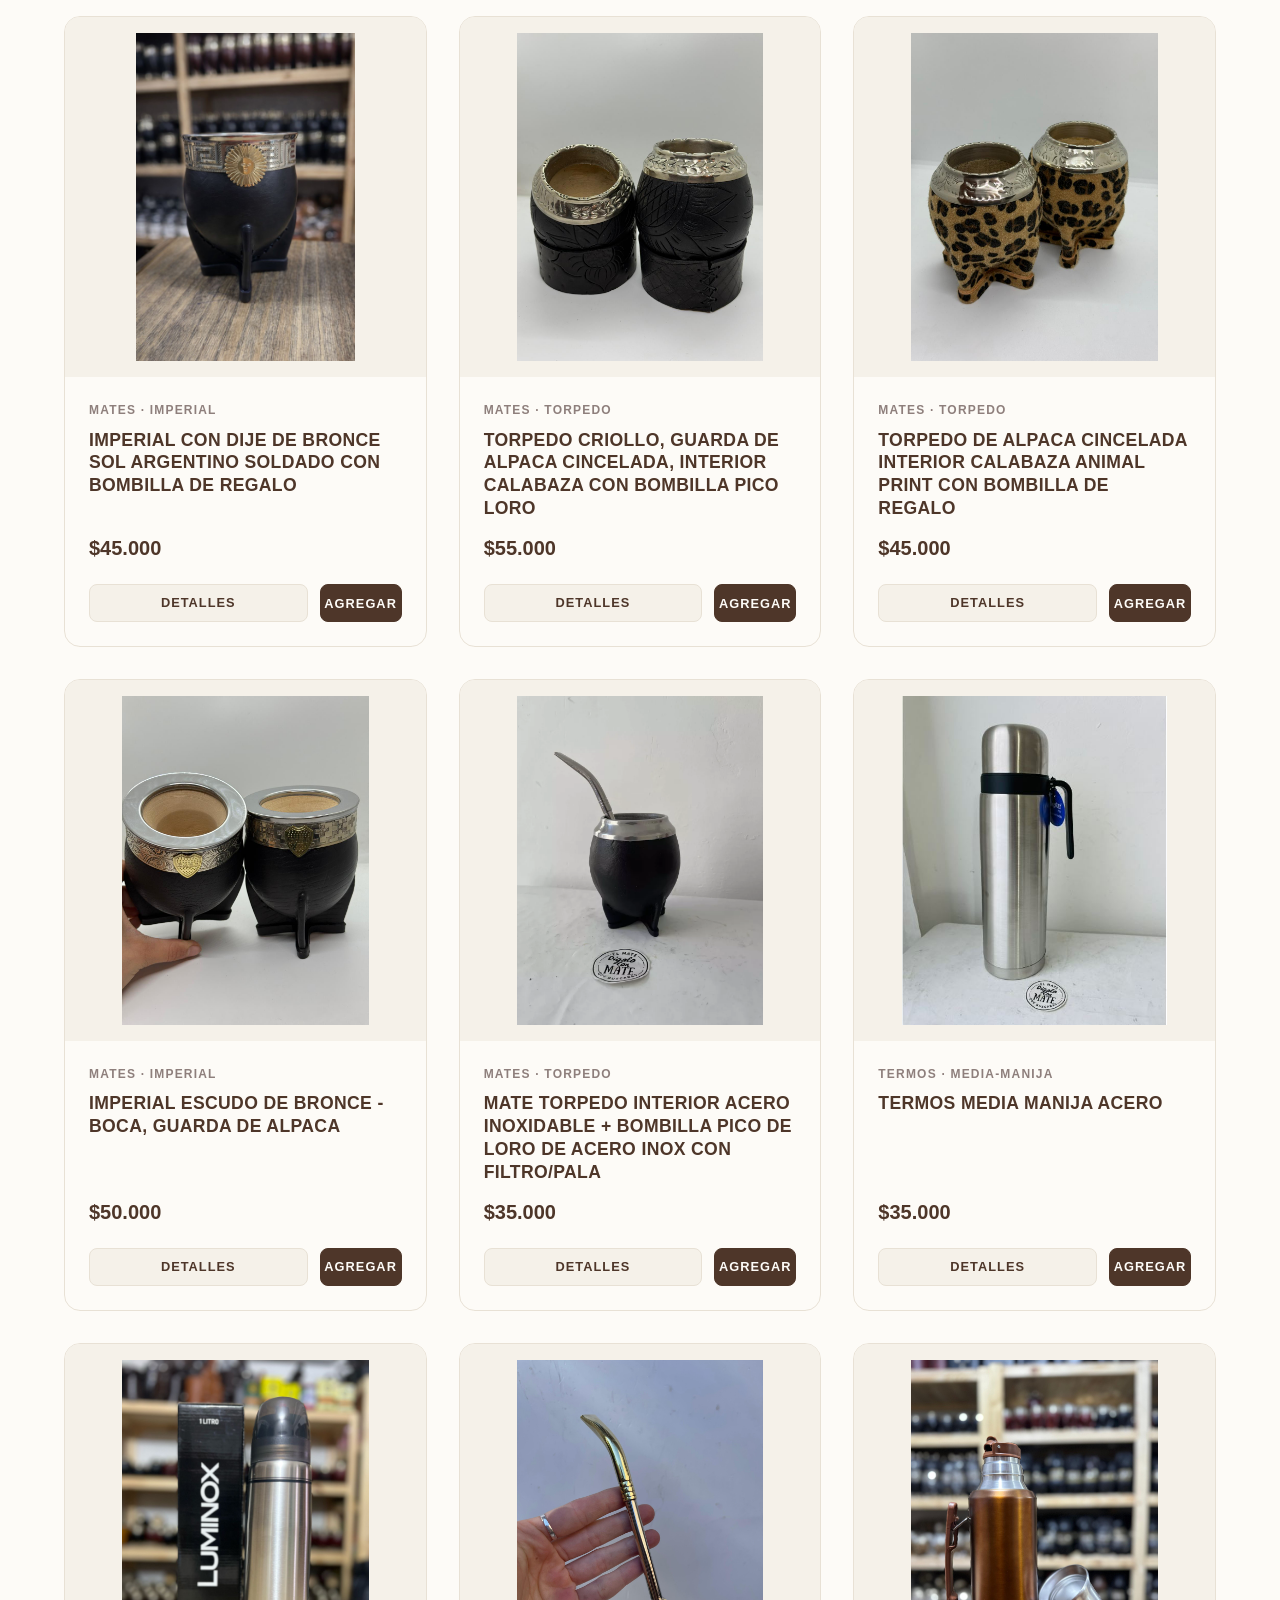
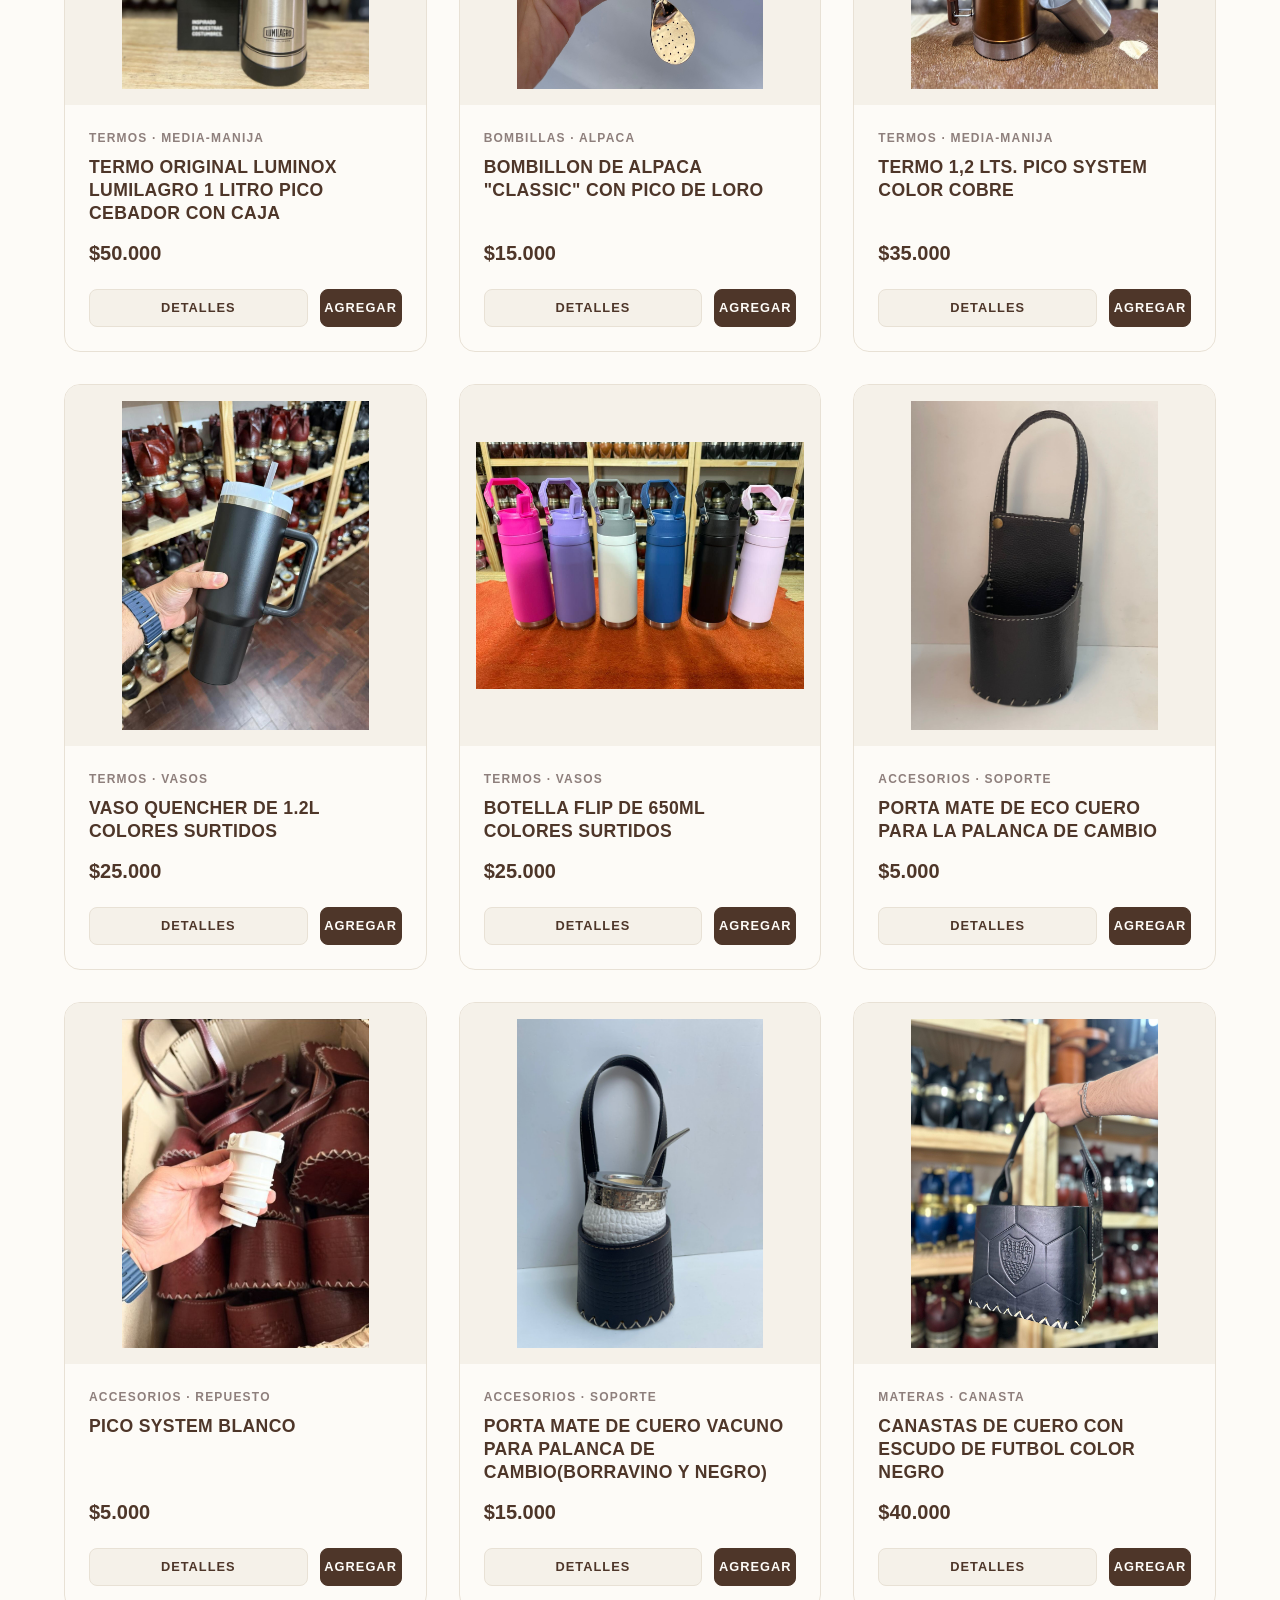
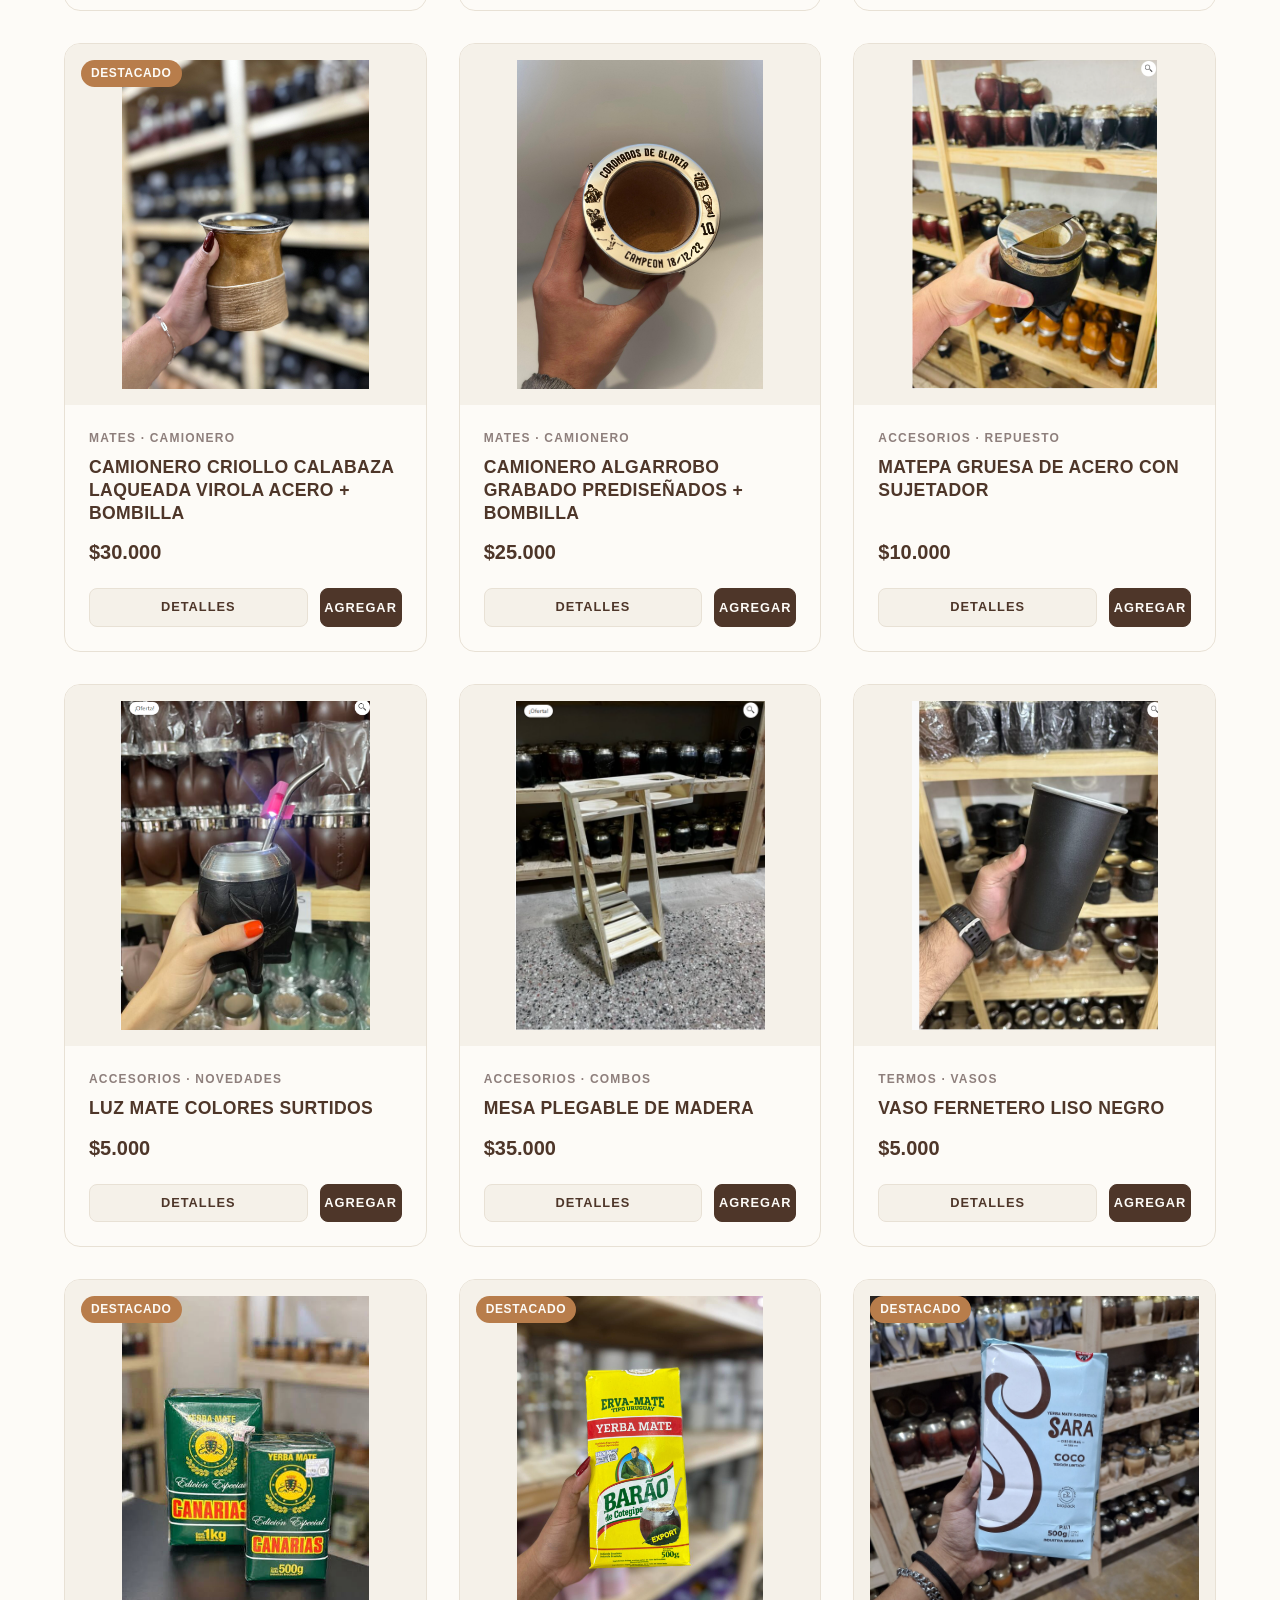
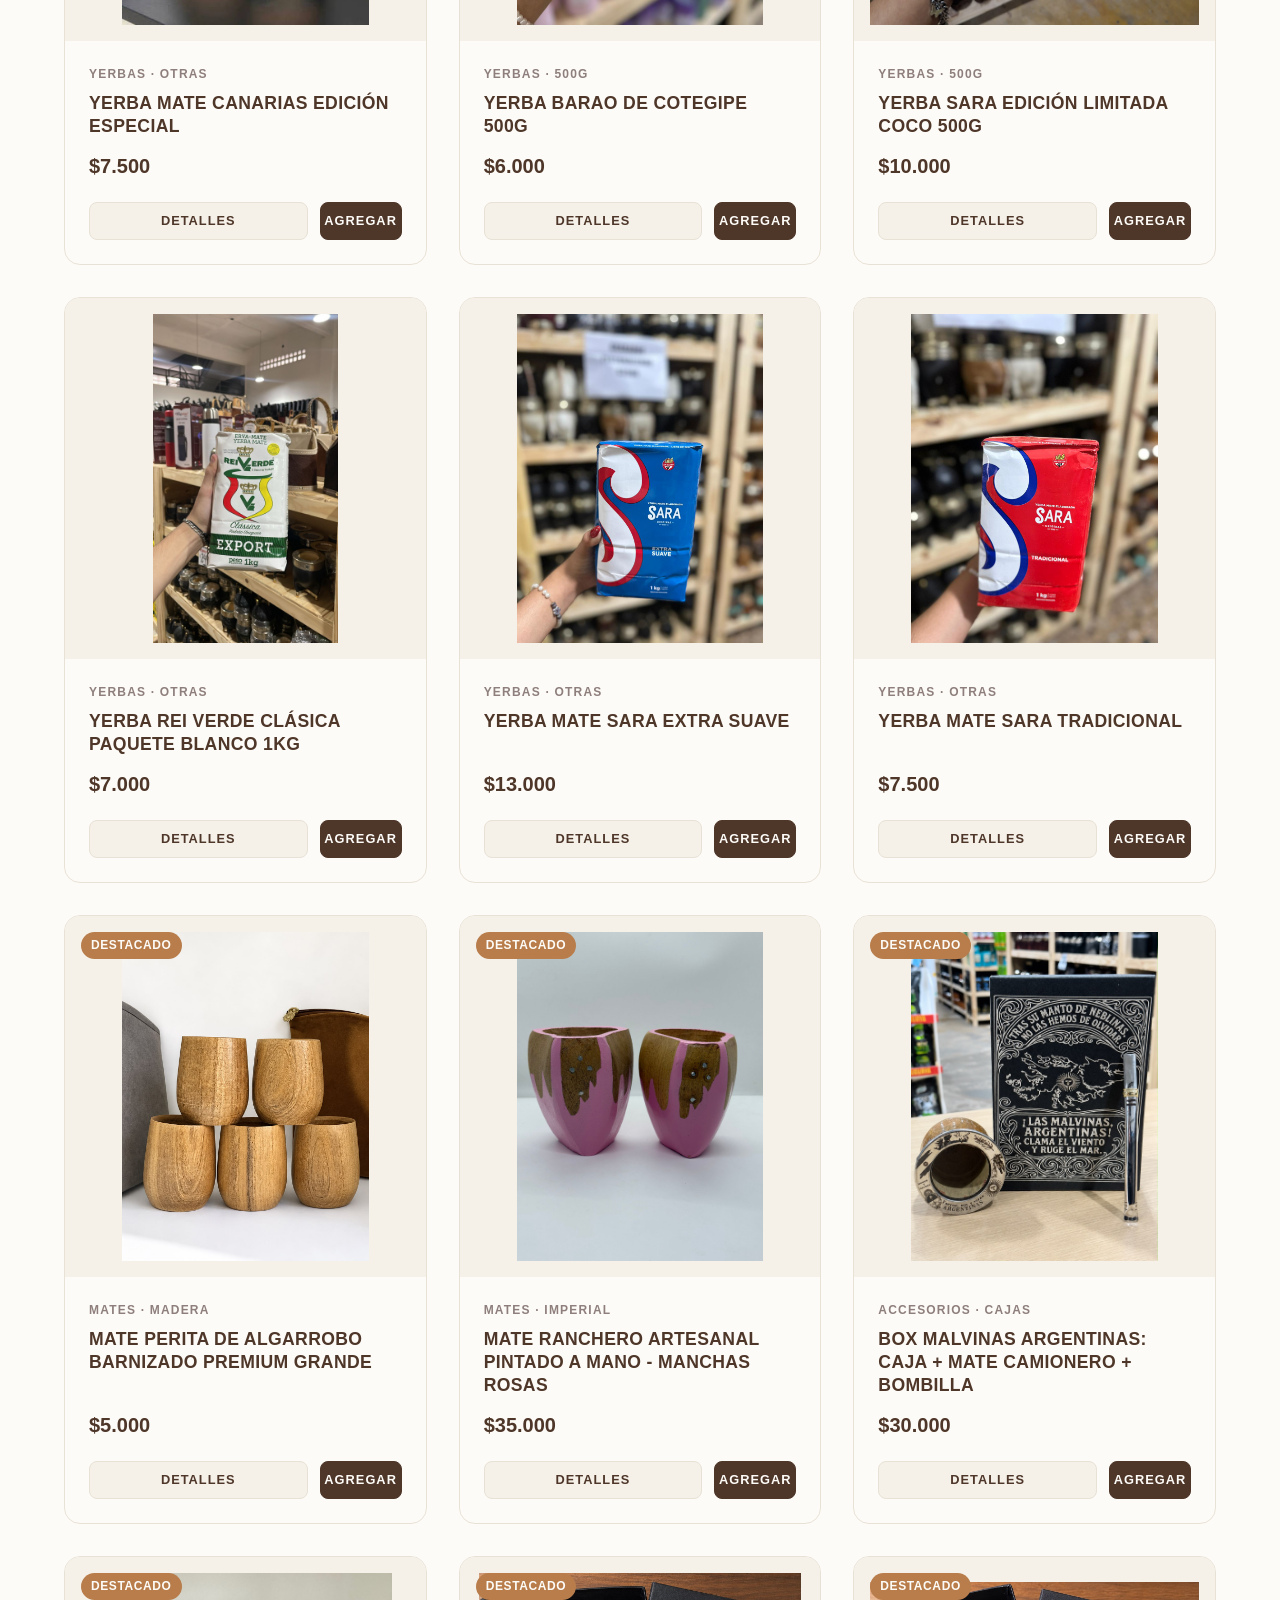
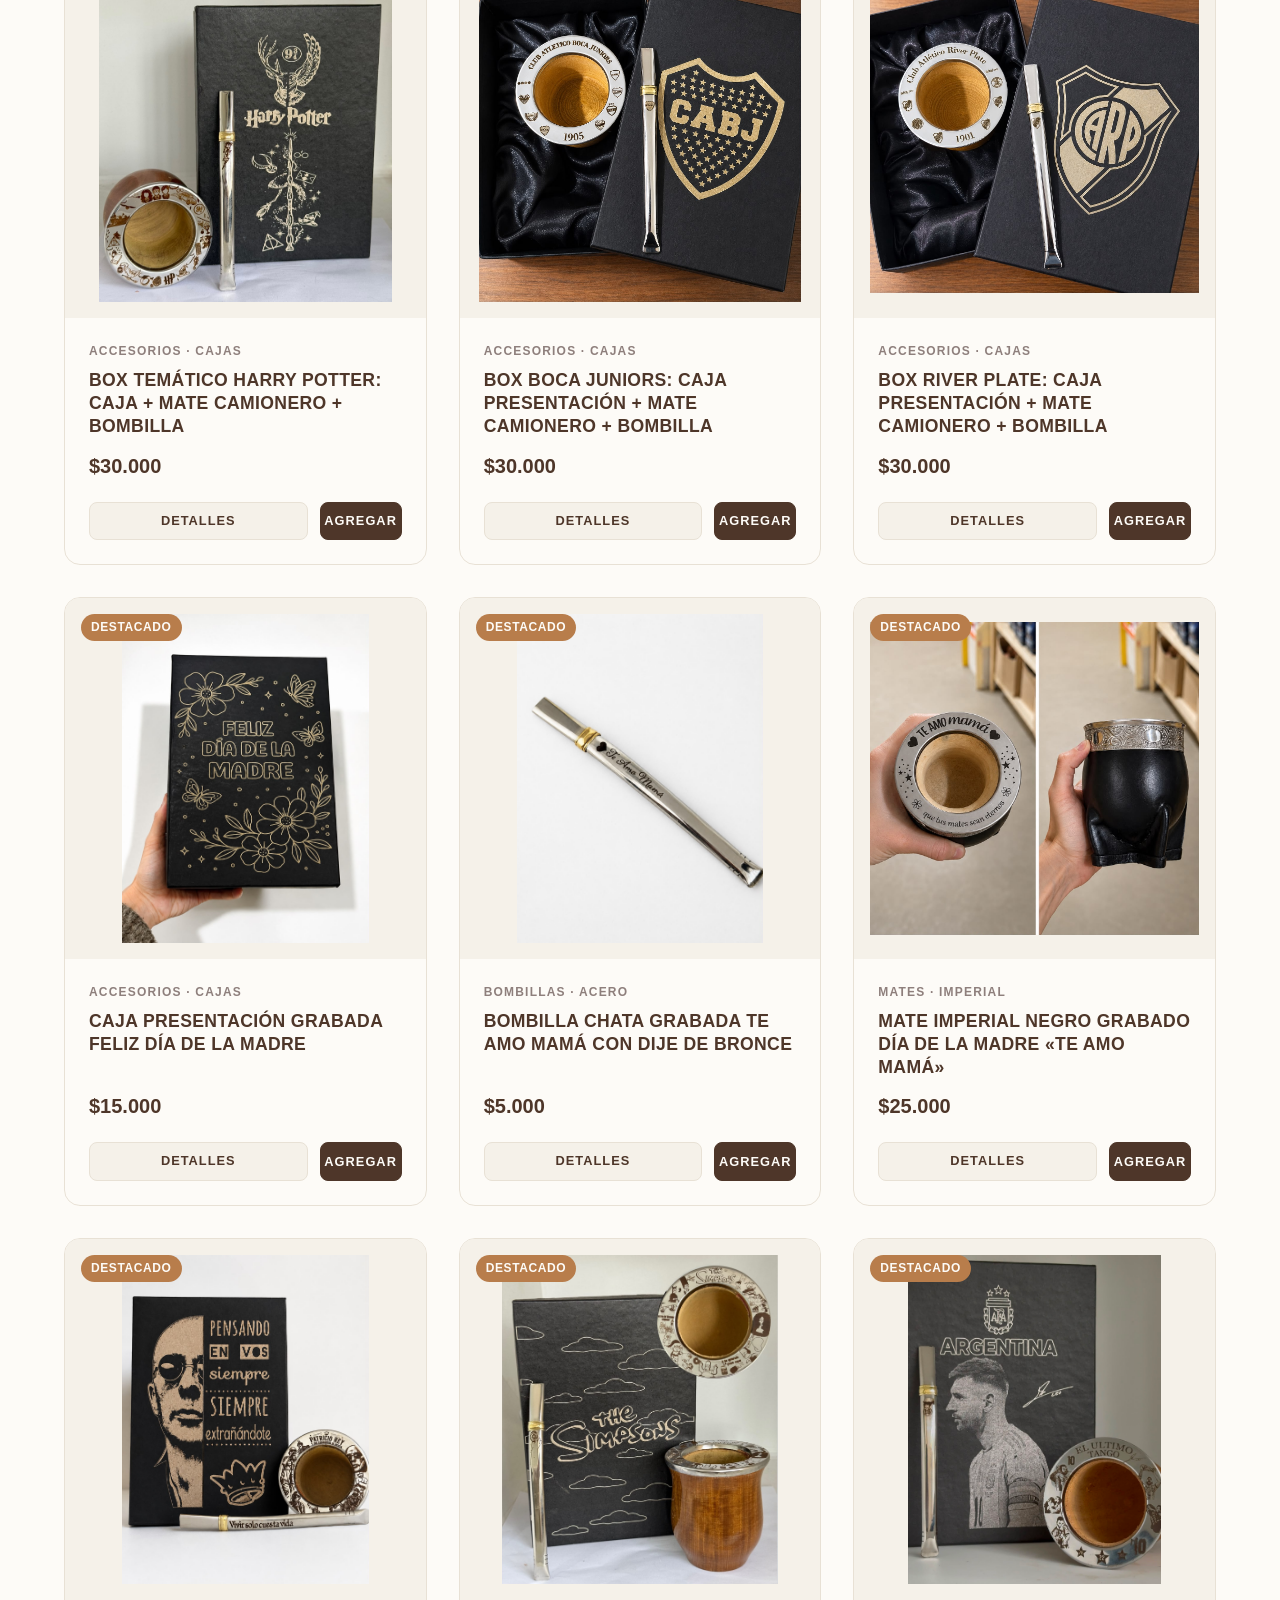
<file: producto.html>
<!DOCTYPE html>
<html lang="es-AR">
<head> 
      <!-- SECURITY HEADERS -->
  <meta http-equiv="Content-Security-Policy" content="default-src 'self'; script-src 'self' 'unsafe-inline' https://sdk.mercadopago.com; style-src 'self' 'unsafe-inline' https://fonts.googleapis.com; font-src 'self' https://fonts.gstatic.com; img-src 'self' data: https:; connect-src 'self' https:; frame-src 'self' https: http:;">
  <meta http-equiv="X-Content-Type-Options" content="nosniff">
  <meta name="referrer" content="strict-origin-when-cross-origin">
  <meta name="permissions-policy" content="camera=(), microphone=(), geolocation=()">
  <meta charset="UTF-8">
  <meta name="viewport" content="width=device-width, initial-scale=1.0">
  <title>Cargando Producto... | El Buen Cebar</title>
  
  <!-- Favicon -->
  <link rel="icon" href="assets/images/favicon.png?v=740" type="image/png">

  <!-- CSS -->
  <link rel="stylesheet" href="css/variables.css">
  <link rel="stylesheet" href="css/main.css?v=740">
  <link rel="stylesheet" href="css/components.css">
  
  <style>
    /* Estilos de la ficha de producto */
    .product-detail-grid {
      display: grid;
      grid-template-columns: 1fr 1fr;
      gap: 60px;
      margin-top: 40px;
    }
    
    .product-gallery {
      display: flex;
      flex-direction: column;
      gap: 16px;
    }
    
    .product-gallery__main {
      aspect-ratio: 1/1;
      background-color: var(--color-bg-secondary);
      border-radius: var(--radius-lg);
      border: 1px solid var(--color-border);
      overflow: hidden;
    }
    
    .product-gallery__main img {
      width: 100%;
      height: 100%;
      object-fit: contain;
      padding: 16px;
    }
    
    .product-gallery__thumbs {
      display: flex;
      gap: 10px;
      margin-top: 10px;
    }
    
    .product-gallery__thumb {
      width: 80px;
      height: 80px;
      border: 1px solid var(--color-border);
      border-radius: var(--radius-md);
      overflow: hidden;
      cursor: pointer;
      transition: all var(--transition-fast);
      background-color: var(--color-bg-secondary);
      display: flex;
      align-items: center;
      justify-content: center;
    }
    
    .product-gallery__thumb:hover, .product-gallery__thumb--active {
      border-color: var(--color-accent);
      transform: translateY(-2px);
      box-shadow: var(--shadow-sm);
    }
    
    .product-gallery__thumb img {
      width: 100%;
      height: 100%;
      object-fit: contain;
      padding: 8px;
    }
    
    .product-info-panel {
      display: flex;
      flex-direction: column;
      gap: 24px;
    }
    
    .product-breadcrumbs {
      font-size: 0.8rem;
      text-transform: uppercase;
      letter-spacing: 0.08em;
      color: var(--color-text-muted);
    }
    
    .product-title-detail {
      font-family: var(--font-sans);
      font-size: 2.2rem;
      color: var(--color-primary);
      line-height: 1.2;
      font-weight: 600;
      letter-spacing: 0.02em;
    }
    
    .product-price-detail {
      font-size: 2rem;
      font-weight: 700;
      color: var(--color-accent);
    }
    
    .product-desc-detail {
      font-size: 1rem;
      line-height: 1.6;
      color: var(--color-text-secondary);
    }
    
    .options-selector {
      display: flex;
      flex-direction: column;
      gap: 10px;
    }
    
    .options-grid {
      display: flex;
      flex-wrap: wrap;
      gap: 10px;
    }
    
    .option-pill {
      border: 1px solid var(--color-border);
      padding: 8px 16px;
      border-radius: var(--radius-md);
      font-size: 0.85rem;
      font-weight: 600;
      cursor: pointer;
      transition: all var(--transition-fast);
      background-color: var(--color-bg-primary);
    }
    
    .option-pill:hover {
      background-color: var(--color-bg-secondary);
    }
    
    .option-pill--active {
      border-color: var(--color-primary);
      background-color: var(--color-primary);
      color: var(--color-bg-primary);
    }
    
    .action-row {
      display: flex;
      gap: 16px;
      align-items: center;
      margin-top: 12px;
      padding-bottom: 24px;
      border-bottom: 1px solid var(--color-border);
    }
    
    .qty-selector-detail {
      display: flex;
      align-items: center;
      border: 1px solid var(--color-border);
      border-radius: var(--radius-md);
      height: 48px;
      overflow: hidden;
    }
    
    .qty-btn-detail {
      width: 40px;
      height: 100%;
      background-color: var(--color-bg-secondary);
      display: flex;
      align-items: center;
      justify-content: center;
      font-weight: 700;
      font-size: 1.1rem;
    }
    
    .qty-val-detail {
      width: 48px;
      text-align: center;
      font-weight: 600;
      font-size: 1rem;
    }
    
    .product-bullets {
      list-style: none;
      display: flex;
      flex-direction: column;
      gap: 12px;
      padding: 24px;
      background-color: var(--color-bg-secondary);
      border-radius: var(--radius-md);
      border: 1px solid var(--color-border);
    }
    
    .product-bullets li {
      display: flex;
      align-items: flex-start;
      gap: 10px;
      font-size: 0.9rem;
      color: var(--color-text-secondary);
    }
    
    .product-bullets li::before {
      content: '•';
      color: var(--color-accent);
      font-weight: 700;
      font-size: 1.2rem;
      line-height: 0.9;
    }
    
    @media (max-width: 992px) {
      .product-detail-grid {
        grid-template-columns: 1fr;
        gap: 40px;
      }
      
      .product-title-detail {
        font-size: 2.2rem;
      }
    }
  </style>
</head>
<body>

  <!-- Barra de Promociones / Envíos -->
  <div class="promo-bar">Envío GRATIS en compras superiores a $150.000 | WhatsApp: <a href="https://wa.me/5491124713099" target="_blank" rel="noopener noreferrer" style="color: inherit; text-decoration: underline; font-weight: 600;">+54 9 11 2471-3099</a> &nbsp;|&nbsp; <a href="https://wa.me/5491124561523" target="_blank" rel="noopener noreferrer" style="color: inherit; text-decoration: underline; font-weight: 600;">+54 9 11 2456-1523</a></div>

  <!-- Cabecera / Navegación -->
  <header class="header">
    <div class="container header__inner">
      <a href="index.html" class="logo">
        El Buen Cebar <span>Premium</span>
      </a>
      
      <nav>
        <ul class="nav">
          <li><a href="index.html" class="nav__link">Inicio</a></li>
          <li><a href="catalogo.html" class="nav__link">Catálogo</a></li>
          <li><a href="contacto.html" class="nav__link">Contacto y Envíos</a></li>
        </ul>
      </nav>

      <div class="header__actions">
        <!-- Botón del Carrito -->
        <button class="action-btn" data-cart-toggle aria-label="Carrito de compras">
          <svg viewBox="0 0 24 24"><path d="M6 2L3 6v14a2 2 0 0 0 2 2h14a2 2 0 0 0 2-2V6l-3-4z"></path><line x1="3" y1="6" x2="21" y2="6"></line><path d="M16 10a4 4 0 0 1-8 0"></path></svg>
          <span class="cart-badge" style="display: none;">0</span>
        </button>

        <!-- Botón de Menú Móvil -->
        <button class="hamburger" id="hamburger" aria-label="Menú">
          <span></span>
          <span></span>
          <span></span>
        </button>
      </div>
    </div>
  </header>

  <!-- Menú Móvil Colapsable -->
  <div class="mobile-nav" id="mobile-nav">
    <a href="index.html" class="nav__link">Inicio</a>
    <a href="catalogo.html" class="nav__link">Catálogo</a>
    <a href="contacto.html" class="nav__link">Contacto y Envíos</a>
  </div>

  <!-- FICHA DE PRODUCTO -->
  <main class="container" style="padding-top: 130px; padding-bottom: 80px;" id="product-container">
    <!-- El contenido se inyectará dinámicamente mediante javascript -->
    <div style="text-align: center; padding: 100px 0; color: var(--color-text-muted);">
      <p>Cargando los detalles del mate artesanal...</p>
    </div>
  </main>

  <!-- SECCIÓN DE PRODUCTOS RELACIONADOS -->
  <section class="container" style="border-top: 1px solid var(--color-border); margin-top: 40px; padding-top: 60px;">
    <h2 class="section-title" style="font-size: 2rem;">También te puede interesar</h2>
    <p class="section-subtitle">Complementos recomendados para tu ritual</p>
    <div class="product-grid" id="related-products-grid">
      <!-- RENDERIZADO DINÁMICO POR JS -->
    </div>
  </section>

  <!-- PIE DE PÁGINA (FOOTER) -->
  <footer class="footer">
    <div class="container footer__grid">
      <div class="footer__col-about">
        <a href="index.html" class="logo" style="color: #fff;">El Buen Cebar</a>
        <p>Mates y accesorios de primer nivel. Fabricación artesanal y atención personalizada desde Ramos Mejía.</p>
        <div class="footer__socials">
          <a href="https://instagram.com/elbuen.cebar" target="_blank" rel="noopener noreferrer" class="footer__social-link" aria-label="Instagram">
            <svg viewBox="0 0 24 24"><rect x="2" y="2" width="20" height="20" rx="5" ry="5"></rect><path d="M16 11.37A4 4 0 1 1 12.63 8 4 4 0 0 1 16 11.37z"></path><line x1="17.5" y1="6.5" x2="17.51" y2="6.5"></line></svg>
          </a>
        </div>
      </div>
      <div>
        <h3 class="footer__title">Navegación</h3>
        <ul class="footer__links">
          <li><a href="index.html" class="footer__link">Inicio</a></li>
          <li><a href="catalogo.html" class="footer__link">Catálogo</a></li>
          <li><a href="contacto.html" class="footer__link">Contacto y Envíos</a></li>
        </ul>
      </div>
      <div>
        <h3 class="footer__title">Políticas</h3>
        <ul class="footer__links">
          <li><a href="contacto.html#cambios" class="footer__link">Cambios y Devoluciones</a></li>
          <li><a href="contacto.html#envios" class="footer__link">Métodos de Envío</a></li>
          <li><a href="contacto.html#pagos" class="footer__link">Medios de Pago</a></li>
        </ul>
      </div>
      <div>
        <h3 class="footer__title">Contacto</h3>
        <ul class="footer__info-list">
          <li class="footer__info-item">
            <svg viewBox="0 0 24 24"><path d="M4 4h16c1.1 0 2 .9 2 2v12c0 1.1-.9 2-2 2H4c-1.1 0-2-.9-2-2V6c0-1.1.9-2 2-2z"></path><polyline points="22,6 12,13 2,6"></polyline></svg>
            elbuencebarmates@gmail.com
          </li>
          <li class="footer__info-item">
            <svg viewBox="0 0 24 24" fill="none" stroke="currentColor" stroke-width="2" stroke-linecap="round" stroke-linejoin="round"><path d="M21 11.5a8.38 8.38 0 0 1-.9 3.8 8.5 8.5 0 0 1-7.6 4.7 8.38 8.38 0 0 1-3.8-.9L3 21l1.9-5.7a8.38 8.38 0 0 1-.9-3.8 8.5 8.5 0 0 1 4.7-7.6 8.38 8.38 0 0 1 3.8-.9h.5a8.48 8.48 0 0 1 8 8v.5z"></path></svg>
            <div style="display: flex; flex-direction: column; gap: 2px;">
              <a href="https://wa.me/5491124713099" target="_blank" rel="noopener noreferrer" style="color: inherit; text-decoration: none;">+54 9 11 2471-3099</a>
              <a href="https://wa.me/5491124561523" target="_blank" rel="noopener noreferrer" style="color: inherit; text-decoration: none;">+54 9 11 2456-1523</a>
            </div>
          </li>
          <li class="footer__info-item">
            <svg viewBox="0 0 24 24"><path d="M21 10c0 7-9 13-9 13s-9-6-9-13a9 9 0 0 1 18 0z"></path><circle cx="12" cy="10" r="3"></circle></svg>
            Ramos Mejía, La Matanza, Zona Oeste
          </li>
        </ul>
      </div>
    </div>
    <div class="container footer__bottom">
      <p>&copy; <span id="copyright-year">2026</span> El Buen Cebar. Todos los derechos reservados. Diseñado artesanalmente.</p>
      <div class="footer__payments">
        <span>Aceptamos:</span>
        <div class="footer__payments-icons">
          <span class="footer__payment-icon">Mercado Pago</span>
          <span class="footer__payment-icon">Efectivo (-10%)</span>
        </div>
      </div>
    </div>
  
      <div class="footer-trust-banner">
        <div class="container footer-trust-content">
          
          <div>
            <span style="font-size: 0.78rem; font-weight: 700; text-transform: uppercase; letter-spacing: 0.08em; color: rgba(255, 255, 255, 0.7); display: block; margin-bottom: 12px;">Seguridad Garantizada</span>
            <div class="security-seals-list">
              <span class="security-seal">
                <svg width="16" height="16" viewBox="0 0 24 24" fill="none" stroke="currentColor" stroke-width="2.5" stroke-linecap="round" stroke-linejoin="round"><rect x="3" y="11" width="18" height="11" rx="2" ry="2"></rect><path d="M7 11V7a5 5 0 0 1 10 0v4"></path></svg>
                SSL 256-bit Encriptado
              </span>
              <span class="security-seal">
                <svg width="16" height="16" viewBox="0 0 24 24" fill="none" stroke="currentColor" stroke-width="2.5" stroke-linecap="round" stroke-linejoin="round"><path d="M12 22s8-4 8-10V5l-8-3-8 3v7c0 6 8 10 8 10z"></path></svg>
                Garantía Oficial El Buen Cebar
              </span>
            </div>
          </div>
        </div>
      </div>
      </div>
  </footer>

  <!-- Carrito Drawer -->
  <div class="cart-overlay" id="cart-overlay">
    <div class="cart-drawer">
      <div class="cart-drawer__header">
        <h3 class="cart-drawer__title">Tu Carrito</h3>
        <button class="cart-close-btn" id="cart-close" aria-label="Cerrar Carrito">
          <svg width="24" height="24" viewBox="0 0 24 24" fill="none" stroke="currentColor" stroke-width="2" stroke-linecap="round" stroke-linejoin="round"><line x1="18" y1="6" x2="6" y2="18"></line><line x1="6" y1="6" x2="18" y2="18"></line></svg>
        </button>
      </div>
      <div class="cart-drawer__body" id="cart-items-list"></div>
      <div class="cart-drawer__footer" id="cart-drawer-summary" style="display: none;">
        <div class="cart-summary-row"><span>Subtotal</span><span id="cart-subtotal">$0</span></div>
        <div class="cart-summary-row"><span>Envío</span><span id="cart-shipping">A calcular</span></div>
        <div class="cart-summary-row cart-summary-row--total"><span>Total</span><span id="cart-total">$0</span></div>
        <a href="checkout.html" class="btn btn--accent btn--full" style="justify-content: center;">Iniciar Compra</a>
      </div>
    </div>
  </div>

  <!-- Scripts -->
  <script src="js/products.js"></script>
  <script src="js/cart.js"></script>
  <script src="js/main.js?v=740"></script>
  <!-- Lógica dinámica de carga de ficha de producto -->
  <script>
    document.addEventListener("DOMContentLoaded", () => {
      const params = new URLSearchParams(window.location.search);
      const id = params.get("id");

      if (!id) {
        window.location.href = "catalogo.html";
        return;
      }

      const p = PRODUCTOS.find(item => item.id === id);

      if (!p) {
        document.getElementById("product-container").innerHTML = `
          <div style="text-align: center; padding: 100px 0; color: var(--color-text-muted);">
            <h2 class="section-title">Producto no encontrado</h2>
            <p>El mate o accesorio que buscás no existe o fue retirado del catálogo.</p>
            <a href="catalogo.html" class="btn btn--primary" style="margin-top: 24px;">Volver al Catálogo</a>
          </div>
        `;
        return;
      }

      // Actualizar título de pestaña
      document.title = `${p.nombre} | El Buen Cebar`;

      // Definir galería de imágenes si existen
      let thumbsHtml = "";
      if (p.imagenes && p.imagenes.length > 1) {
        thumbsHtml = `
          <div class="product-gallery__thumbs">
            ${p.imagenes.map((img, i) => `
              <div class="product-gallery__thumb ${i === 0 ? 'product-gallery__thumb--active' : ''}" onclick="cambiarImagenPrincipal(this, '${img}')">
                <img src="${img}" alt="${p.nombre} vista ${i+1}">
              </div>
            `).join("")}
          </div>
        `;
      }

      // Definir variantes de manera inteligente
      let optionsHtml = "";
      let opcionActiva = "Única";
      
      if (p.variantes && p.variantes.length > 0) {
        const variantes = p.variantes;
        opcionActiva = variantes[0].nombre;
        const selectorLabel = p.categoria === 'yerbas' ? 'Seleccioná la presentación:' : 'Seleccioná tu variante de cuero/terminación:';
        
        optionsHtml = `
          <div class="options-selector">
            <span class="form-label">${selectorLabel}</span>
            <div class="options-grid">
              ${variantes.map((v, i) => `
                <button class="option-pill ${i === 0 ? 'option-pill--active' : ''}" onclick="seleccionarOpcionVariante(this, '${v.nombre}', '${v.imagen || ''}', ${v.precio})">${v.nombre}</button>
              `).join("")}
            </div>
          </div>
        `;
      }

      // Guardar opción activa en una variable global para el botón de compra
      window.opcionSeleccionadaActiva = opcionActiva;
      window.cantidadSeleccionadaActiva = 1;

      // Inyectar contenido en el DOM
      document.getElementById("product-container").innerHTML = `
        <div class="product-breadcrumbs">
          <a href="index.html">Inicio</a> / <a href="catalogo.html">Catálogo</a> / <a href="catalogo.html?cat=${p.categoria}">${p.categoria}</a> / ${p.nombre}
        </div>
        
        <div class="product-detail-grid">
          <!-- Galería Izquierda -->
          <div class="product-gallery">
            <div class="product-gallery__main">
              <img src="${p.imagen}" alt="${p.nombre}" id="main-product-image">
            </div>
            ${thumbsHtml}
          </div>
          
          <!-- Detalles Derecha -->
          <div class="product-info-panel">
            <span class="product-breadcrumbs">${p.categoria} ${p.subcategoria ? `· ${p.subcategoria}` : ''}</span>
            <h1 class="product-title-detail">${p.nombre}</h1>
            <div class="product-price-detail">$${p.precio.toLocaleString('es-AR')}</div>
            
            <p class="product-desc-detail">${p.descripcion}</p>
            
            <!-- Selectores de Variantes -->
            ${optionsHtml}
            
            <!-- Cantidad y Botón Comprar -->
            <div class="action-row">
              <div class="qty-selector-detail">
                <button class="qty-btn-detail" onclick="modificarCantidadDetalle(-1)">-</button>
                <div class="qty-val-detail" id="qty-val-detail">1</div>
                <button class="qty-btn-detail" onclick="modificarCantidadDetalle(1)">+</button>
              </div>
              
              <button class="btn btn--accent" style="flex-grow: 1; height: 48px;" onclick="dispararAgregarCarrito()">
                Agregar al Carrito
              </button>
            </div>
            
            <!-- Lista de Características -->
            <ul class="product-bullets">
              ${(p.detalles || []).map(d => `<li>${d}</li>`).join("")}
            </ul>
          </div>
        </div>
      `;

      // Renderizar productos relacionados
      renderizarRelacionados(p);
    });

    // Control del carrusel de imágenes
    function cambiarImagenPrincipal(thumbElement, imgSrc) {
      document.getElementById("main-product-image").src = imgSrc;
      const thumbs = thumbElement.parentNode.querySelectorAll(".product-gallery__thumb");
      thumbs.forEach(t => t.classList.remove("product-gallery__thumb--active"));
      thumbElement.classList.add("product-gallery__thumb--active");
    }

    // Control del selector de variantes
    function seleccionarOpcion(element, valor) {
      const pills = element.parentNode.querySelectorAll(".option-pill");
      pills.forEach(p => p.classList.remove("option-pill--active"));
      element.classList.add("option-pill--active");
      window.opcionSeleccionadaActiva = valor;
    }

    // Control del selector de variantes específicas del producto
    function seleccionarOpcionVariante(element, nombre, imagen, precio) {
      const pills = element.parentNode.querySelectorAll(".option-pill");
      pills.forEach(p => p.classList.remove("option-pill--active"));
      element.classList.add("option-pill--active");
      
      window.opcionSeleccionadaActiva = nombre;
      
      const mainImg = document.getElementById("main-product-image");
      if (mainImg && imagen && imagen !== 'undefined' && imagen !== '') {
        mainImg.src = imagen;
      }
      
      const priceElem = document.querySelector(".product-price-detail");
      if (priceElem) {
        priceElem.textContent = `$${precio.toLocaleString('es-AR')}`;
      }
    }

    // Control de la cantidad en la ficha de producto
    function modificarCantidadDetalle(delta) {
      let val = window.cantidadSeleccionadaActiva + delta;
      if (val < 1) val = 1;
      window.cantidadSeleccionadaActiva = val;
      document.getElementById("qty-val-detail").textContent = val;
    }

    // Lanza la función del carrito global
    function dispararAgregarCarrito() {
      const params = new URLSearchParams(window.location.search);
      const id = params.get("id");
      agregarAlCarrito(id, window.cantidadSeleccionadaActiva, window.opcionSeleccionadaActiva);
    }

    // Renderiza productos recomendados de la misma categoría
    function renderizarRelacionados(productoActual) {
      const grid = document.getElementById("related-products-grid");
      if (!grid) return;

      const relacionados = PRODUCTOS.filter(p => p.categoria === productoActual.categoria && p.id !== productoActual.id).slice(0, 4);

      if (relacionados.length === 0) {
        // Fallback a cualquier otro producto destacado si no hay de la misma categoría
        const fallback = PRODUCTOS.filter(p => p.id !== productoActual.id).slice(0, 4);
        relacionados.push(...fallback);
      }

      grid.innerHTML = relacionados.map(p => {
        let opcionPorDefecto = "";
        if (p.categoria === "mates") {
          opcionPorDefecto = p.subcategoria === "algarrobo" ? "Natural" : "Marrón Oscuro";
        }
        return `
          <div class="product-card">
            <div class="product-card__image-container" onclick="window.location.href='producto.html?id=${p.id}'">
              <img src="${p.imagen}" alt="${p.nombre}" class="product-card__image">
            </div>
            <div class="product-card__content">
              <span class="product-card__meta">${p.categoria}</span>
              <h3 class="product-card__title">${p.nombre}</h3>
              <div class="product-card__price-box">
                <span class="product-card__price">$${p.precio.toLocaleString('es-AR')}</span>
              </div>
              <div class="product-card__actions">
                <a href="producto.html?id=${p.id}" class="btn btn--secondary btn--sm btn--full">Detalles</a>
                <button class="btn btn--primary btn--sm" onclick="agregarAlCarrito('${p.id}', 1, '${opcionPorDefecto}')">Agregar</button>
              </div>
            </div>
          </div>
        `;
      }).join("");
    }
  </script>

  
</body>
</html>
</file>
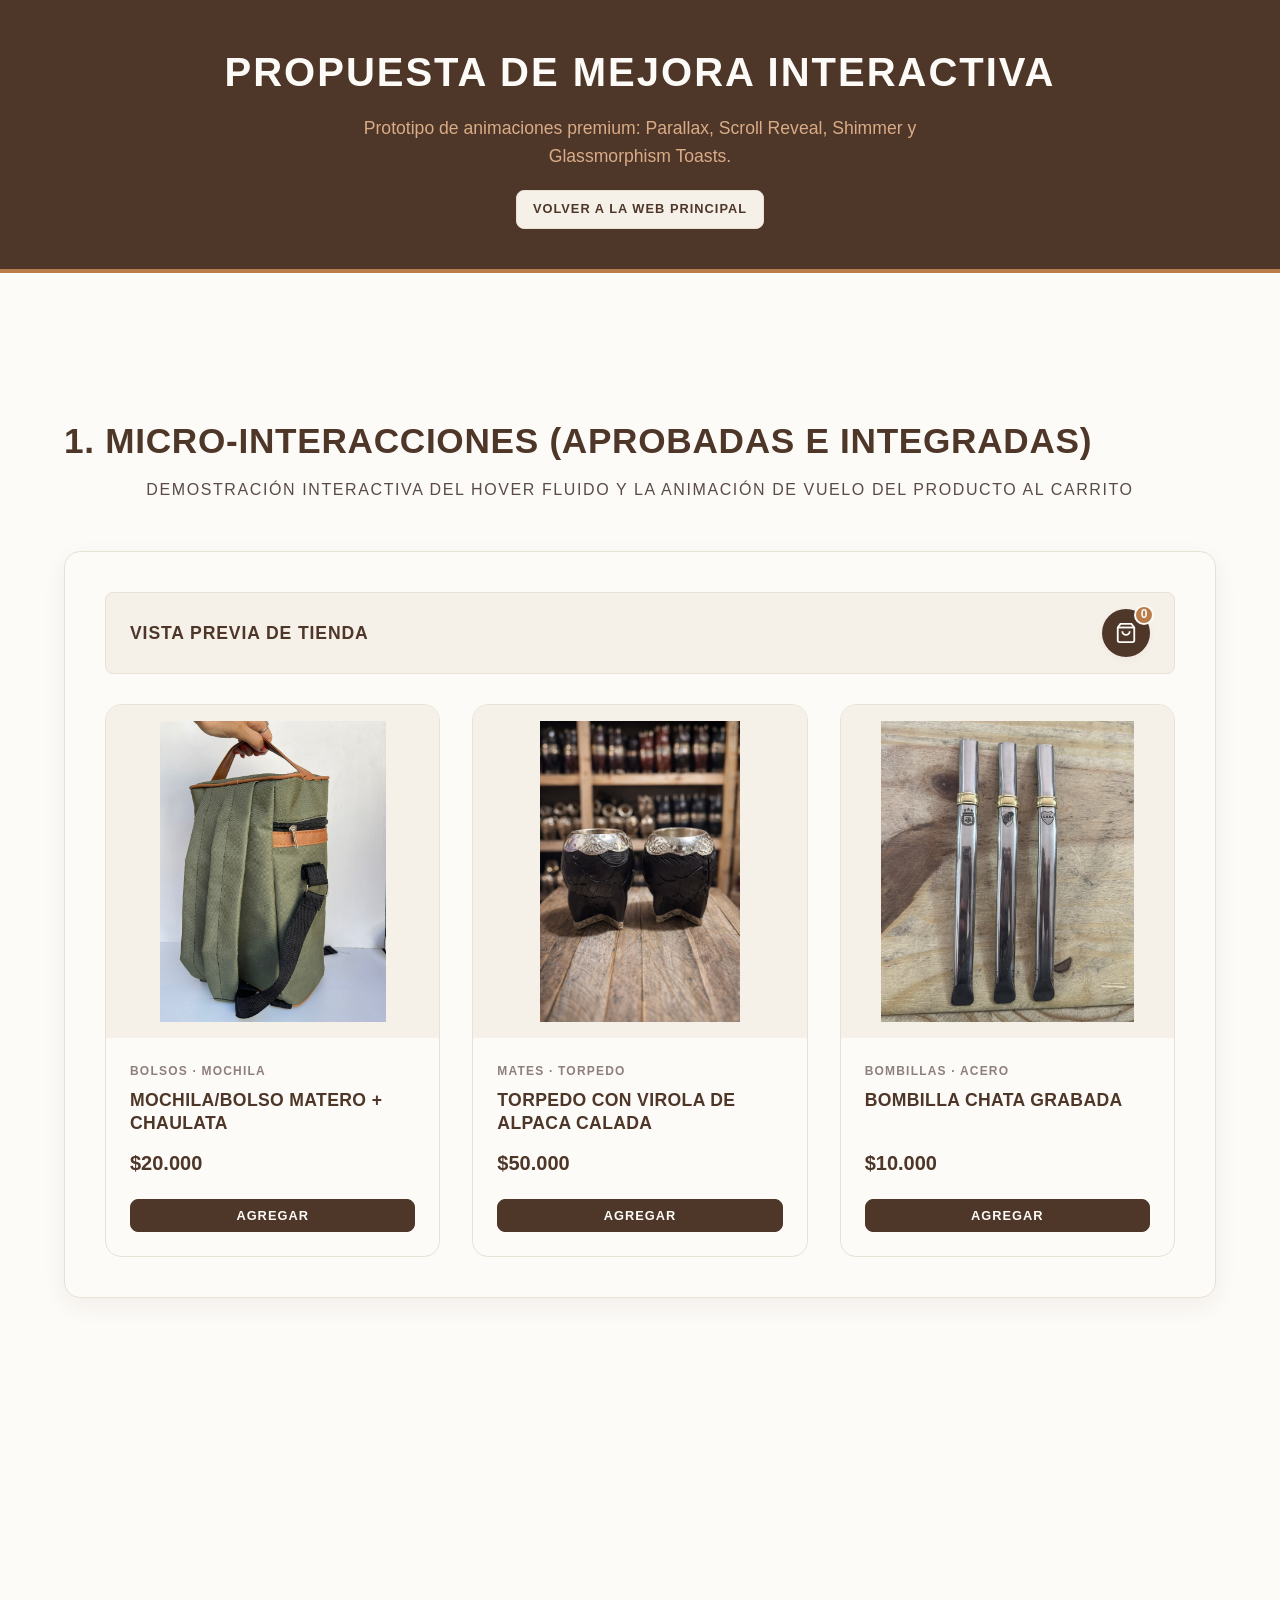
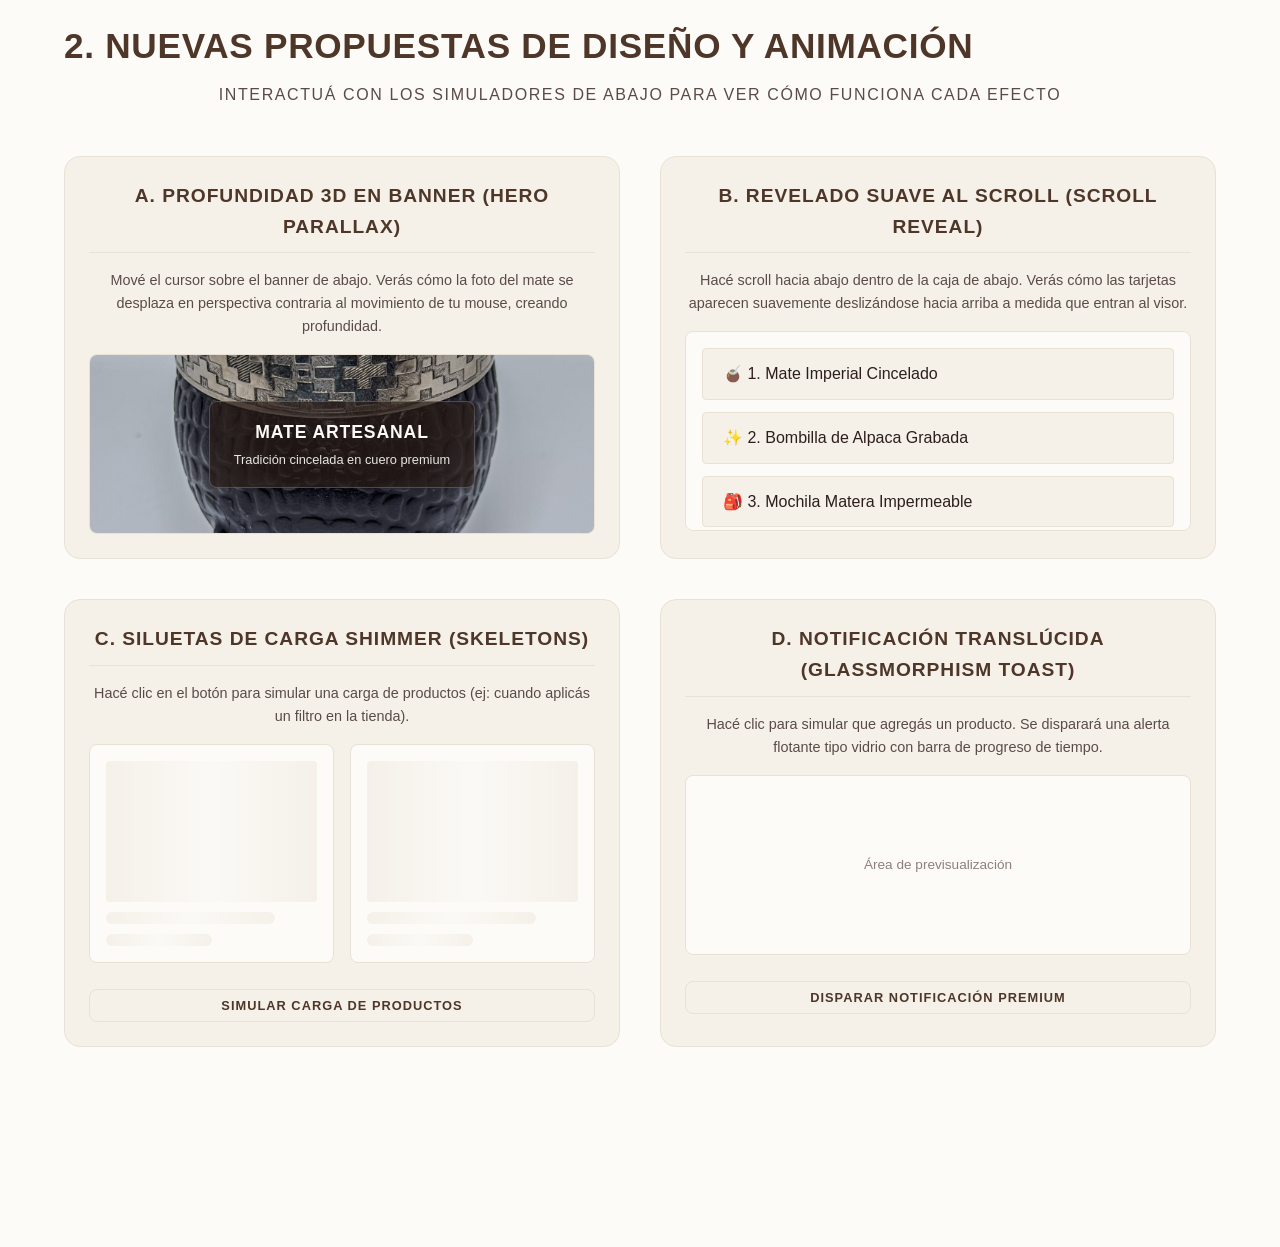
<file: prototipos.html>
<!DOCTYPE html>
<html lang="es-AR">
<head> 
      <!-- SECURITY HEADERS -->
  <meta http-equiv="Content-Security-Policy" content="default-src 'self'; script-src 'self' 'unsafe-inline' https://sdk.mercadopago.com; style-src 'self' 'unsafe-inline' https://fonts.googleapis.com; font-src 'self' https://fonts.gstatic.com; img-src 'self' data: https:; connect-src 'self' https:; frame-src 'self' https: http:;">
  <meta http-equiv="X-Content-Type-Options" content="nosniff">
  <meta name="referrer" content="strict-origin-when-cross-origin">
  <meta name="permissions-policy" content="camera=(), microphone=(), geolocation=()">
  <meta charset="UTF-8">
  <meta name="viewport" content="width=device-width, initial-scale=1.0">
  <title>Prototipos Interactivos | El Buen Cebar</title>
  
  <!-- Favicon -->
  <link rel="icon" href="assets/images/favicon.png?v=740" type="image/png">

  <!-- Google Fonts -->
  <link href="https://fonts.googleapis.com/css2?family=Outfit:wght@400;600;700&display=swap" rel="stylesheet">

  <!-- CSS Base de la Tienda -->
  <link rel="stylesheet" href="css/variables.css">
  <link rel="stylesheet" href="css/main.css?v=740">
  <link rel="stylesheet" href="css/components.css">

  <style>
    /* Estilos del Prototipo Standalone */
    .proto-header {
      background-color: var(--color-primary);
      color: var(--color-bg-primary);
      padding: 40px 0;
      text-align: center;
      margin-bottom: 60px;
      border-bottom: 4px solid var(--color-accent);
    }
    
    .proto-header h1 {
      font-family: var(--font-sans);
      font-size: 2.5rem;
      font-weight: 700;
      letter-spacing: 0.05em;
      margin-bottom: 10px;
    }
    
    .proto-header p {
      font-size: 1.1rem;
      color: var(--color-accent-light);
      max-width: 600px;
      margin: 0 auto;
    }

    .proto-section-title {
      font-family: var(--font-sans);
      font-size: 2.2rem;
      font-weight: 600;
      color: var(--color-primary);
      margin-bottom: 8px;
      text-transform: uppercase;
      letter-spacing: 0.02em;
    }

    .proto-card {
      background-color: var(--color-bg-primary);
      border: 1px solid var(--color-border);
      border-radius: var(--radius-lg);
      padding: 40px;
      box-shadow: var(--shadow-md);
      margin-bottom: 80px;
    }

    /* 1. ESTILOS DE MICRO-INTERACCIONES (FLY-TO-CART & HOVER) */
    .mini-shop-header {
      display: flex;
      justify-content: space-between;
      align-items: center;
      background-color: var(--color-bg-secondary);
      border: 1px solid var(--color-border);
      border-radius: var(--radius-md);
      padding: 16px 24px;
      margin-bottom: 30px;
    }
    .mini-shop-title {
      font-size: 1.1rem;
      font-weight: 600;
      color: var(--color-primary);
      text-transform: uppercase;
      letter-spacing: 0.05em;
    }
    .mini-cart-icon {
      position: relative;
      width: 48px;
      height: 48px;
      background-color: var(--color-primary);
      color: var(--color-bg-primary);
      border-radius: var(--radius-full);
      display: flex;
      align-items: center;
      justify-content: center;
      box-shadow: var(--shadow-sm);
      transition: all var(--transition-fast);
    }
    .mini-cart-icon svg {
      width: 22px;
      height: 22px;
      fill: none;
      stroke: currentColor;
      stroke-width: 2;
    }
    .mini-cart-badge {
      position: absolute;
      top: -4px;
      right: -4px;
      background-color: var(--color-accent);
      color: var(--color-bg-primary);
      font-size: 0.75rem;
      font-weight: 700;
      width: 20px;
      height: 20px;
      border-radius: var(--radius-full);
      display: flex;
      align-items: center;
      justify-content: center;
      border: 2px solid var(--color-bg-primary);
    }
    .bounce-animation {
      animation: cartBounce 0.5s ease-out;
    }
    @keyframes cartBounce {
      0% { transform: scale(1); }
      30% { transform: scale(1.3) rotate(-10deg); }
      50% { transform: scale(0.9) rotate(5deg); }
      70% { transform: scale(1.1) rotate(-3deg); }
      100% { transform: scale(1) rotate(0); }
    }

    /* Grilla de productos con efecto hover de segunda imagen */
    .interaction-grid {
      display: grid;
      grid-template-columns: repeat(3, 1fr);
      gap: 32px;
    }
    .hover-card {
      background-color: var(--color-bg-primary);
      border-radius: var(--radius-lg);
      border: 1px solid var(--color-border);
      overflow: hidden;
      transition: all var(--transition-normal);
      display: flex;
      flex-direction: column;
      height: 100%;
      position: relative;
    }
    .hover-card:hover {
      transform: translateY(-6px);
      box-shadow: var(--shadow-md);
      border-color: var(--color-accent-light);
    }
    .hover-card__image-container {
      aspect-ratio: 1 / 1;
      background-color: var(--color-bg-secondary);
      overflow: hidden;
      position: relative;
      display: flex;
      align-items: center;
      justify-content: center;
      cursor: pointer;
    }
    .hover-card__image {
      width: 100%;
      height: 100%;
      object-fit: contain;
      padding: 16px;
      transition: opacity var(--transition-normal), transform var(--transition-slow);
      position: absolute;
      top: 0;
      left: 0;
    }
    .hover-card__image--secondary {
      opacity: 0;
    }
    .hover-card:hover .hover-card__image--primary {
      opacity: 0;
      transform: scale(1.06);
    }
    .hover-card:hover .hover-card__image--secondary {
      opacity: 1;
      transform: scale(1.06);
    }
    
    /* Imagen voladora para animación add-to-cart */
    .flying-image {
      position: fixed;
      z-index: 9999;
      pointer-events: none;
      width: 80px;
      height: 80px;
      object-fit: contain;
      border-radius: var(--radius-md);
      background-color: var(--color-bg-primary);
      border: 1px solid var(--color-border);
      padding: 8px;
      box-shadow: var(--shadow-md);
      transition: all 0.8s cubic-bezier(0.18, 0.89, 0.32, 1.28);
    }

    /* ========================================== */
    /* 2. ESTILOS DE LAS NUEVAS PROPUESTAS VISUALES */
    /* ========================================== */
    
    .anim-grid {
      display: grid;
      grid-template-columns: 1fr 1fr;
      gap: 40px;
    }

    .anim-panel {
      border: 1px solid var(--color-border);
      border-radius: var(--radius-lg);
      padding: 24px;
      background-color: var(--color-bg-secondary);
      text-align: center;
      display: flex;
      flex-direction: column;
      gap: 16px;
    }

    .anim-panel h3 {
      font-size: 1.2rem;
      color: var(--color-primary);
      text-transform: uppercase;
      letter-spacing: 0.05em;
      border-bottom: 1px solid var(--color-border);
      padding-bottom: 10px;
    }

    /* A. HERO PARALLAX SIMULATOR */
    .parallax-hero-box {
      width: 100%;
      height: 180px;
      overflow: hidden;
      position: relative;
      border-radius: var(--radius-md);
      border: 1px solid var(--color-border);
      display: flex;
      align-items: center;
      justify-content: center;
      cursor: crosshair;
    }

    .parallax-hero-bg {
      position: absolute;
      top: -15px;
      left: -15px;
      width: calc(100% + 30px);
      height: calc(100% + 30px);
      background-image: url('assets/images/mate-imperial-croco-negro.png');
      background-size: cover;
      background-position: center;
      transition: transform 0.1s ease-out;
      z-index: 1;
    }

    .parallax-hero-content {
      position: relative;
      z-index: 2;
      background-color: rgba(44, 30, 27, 0.7);
      color: var(--color-bg-primary);
      padding: 16px 24px;
      border-radius: var(--radius-md);
      border: 1px solid rgba(255,255,255,0.2);
    }

    /* B. SCROLL REVEAL SIMULATOR */
    .scroll-reveal-container {
      width: 100%;
      height: 200px;
      overflow-y: auto;
      border: 1px solid var(--color-border);
      border-radius: var(--radius-md);
      background-color: var(--color-bg-primary);
      padding: 16px;
      display: flex;
      flex-direction: column;
      gap: 12px;
    }

    .reveal-card {
      background-color: var(--color-bg-secondary);
      border: 1px solid var(--color-border);
      border-radius: var(--radius-sm);
      padding: 12px 20px;
      text-align: left;
      opacity: 0;
      transform: translateY(20px);
      transition: opacity 0.6s ease-out, transform 0.6s ease-out;
    }

    .reveal-card--visible {
      opacity: 1;
      transform: translateY(0);
    }

    /* C. SHIMMER SKELETONS */
    .shimmer-grid {
      display: grid;
      grid-template-columns: 1fr 1fr;
      gap: 16px;
      min-height: 180px;
      align-items: center;
    }

    .skeleton-card {
      border: 1px solid var(--color-border);
      border-radius: var(--radius-md);
      padding: 16px;
      background: var(--color-bg-primary);
      overflow: hidden;
      position: relative;
      height: 100%;
      display: flex;
      flex-direction: column;
      gap: 10px;
    }

    .skeleton-image {
      aspect-ratio: 1.5 / 1;
      background-color: var(--color-bg-secondary);
      border-radius: var(--radius-sm);
      position: relative;
      overflow: hidden;
    }

    .skeleton-text {
      height: 12px;
      background-color: var(--color-bg-secondary);
      border-radius: var(--radius-full);
      position: relative;
      overflow: hidden;
    }

    .shimmer-sweep::after {
      content: '';
      position: absolute;
      top: 0;
      left: 0;
      width: 100%;
      height: 100%;
      background: linear-gradient(
        90deg,
        rgba(255, 255, 255, 0) 0%,
        rgba(255, 255, 255, 0.6) 50%,
        rgba(255, 255, 255, 0) 100%
      );
      animation: shimmer 1.5s infinite;
    }

    @keyframes shimmer {
      0% { transform: translateX(-100%); }
      100% { transform: translateX(100%); }
    }

    /* D. GLASSMORPHISM TOAST */
    .glass-toast-preview-area {
      height: 180px;
      display: flex;
      align-items: center;
      justify-content: center;
      background-color: var(--color-bg-primary);
      border-radius: var(--radius-md);
      border: 1px solid var(--color-border);
      position: relative;
      overflow: hidden;
    }

    .glass-toast {
      position: absolute;
      bottom: 16px;
      right: 16px;
      background: rgba(255, 255, 255, 0.4);
      backdrop-filter: blur(14px) saturate(120%);
      -webkit-backdrop-filter: blur(14px) saturate(120%);
      border: 1px solid rgba(255, 255, 255, 0.35);
      border-radius: var(--radius-md);
      padding: 12px 18px;
      box-shadow: 0 8px 32px 0 rgba(44, 30, 27, 0.08);
      display: flex;
      flex-direction: column;
      gap: 8px;
      z-index: 1000;
      transform: translateY(120%);
      opacity: 0;
      transition: all 0.5s cubic-bezier(0.175, 0.885, 0.32, 1.15);
      max-width: 250px;
      text-align: left;
    }

    .glass-toast--show {
      transform: translateY(0);
      opacity: 1;
    }

    .glass-toast-header {
      display: flex;
      align-items: center;
      gap: 8px;
      font-size: 0.85rem;
      font-weight: 700;
      color: var(--color-primary);
    }

    .glass-toast-header svg {
      width: 16px;
      height: 16px;
      stroke: var(--color-accent);
      fill: none;
      stroke-width: 2;
    }

    .glass-toast-progress-container {
      width: 100%;
      height: 3px;
      background-color: rgba(0, 0, 0, 0.05);
      border-radius: var(--radius-full);
      overflow: hidden;
    }

    .glass-toast-progress {
      height: 100%;
      width: 100%;
      background-color: var(--color-accent);
    }

    @media (max-width: 992px) {
      .anim-grid {
        grid-template-columns: 1fr;
      }
      .interaction-grid {
        grid-template-columns: 1fr;
      }
    }
  </style>
</head>
<body>

  <!-- Cabecera del Prototipo -->
  <header class="proto-header">
    <div class="container">
      <h1>PROPUESTA DE MEJORA INTERACTIVA</h1>
      <p>Prototipo de animaciones premium: Parallax, Scroll Reveal, Shimmer y Glassmorphism Toasts.</p>
      <a href="index.html" class="btn btn--secondary btn--sm" style="margin-top: 20px;">Volver a la Web Principal</a>
    </div>
  </header>

  <main class="container">

    <!-- SECCIÓN 1: MICRO-INTERACCIONES (HOVER Y VUELO CARRO) -->
    <section style="margin-bottom: 80px;">
      <h2 class="proto-section-title">1. Micro-interacciones (Aprobadas e Integradas)</h2>
      <p class="section-subtitle">Demostración interactiva del hover fluido y la animación de vuelo del producto al carrito</p>
      
      <div class="proto-card">
        <!-- Mini Cabecera con Carrito -->
        <div class="mini-shop-header">
          <span class="mini-shop-title">Vista Previa de Tienda</span>
          <div class="mini-cart-icon" id="mini-cart-target">
            <svg viewBox="0 0 24 24"><path d="M6 2L3 6v14a2 2 0 0 0 2 2h14a2 2 0 0 0 2-2V6l-3-4z"></path><line x1="3" y1="6" x2="21" y2="6"></line><path d="M16 10a4 4 0 0 1-8 0"></path></svg>
            <span class="mini-cart-badge" id="mini-cart-count">0</span>
          </div>
        </div>

        <div class="interaction-grid">
          
          <!-- Tarjeta 1: Mochila Matera Verde -->
          <div class="hover-card">
            <div class="hover-card__image-container">
              <img class="hover-card__image hover-card__image--primary" src="assets/images/mochila-bolso-matero-chaulata-verde-enebro-con-detalles-en-suela.jpeg" alt="Mochila Verde">
              <img class="hover-card__image hover-card__image--secondary" src="assets/images/mochila-bolso-matero-chaulata-verde-enebro-con-detalles-en-suela-2.jpeg" alt="Mochila Detalle">
            </div>
            <div class="product-card__content">
              <span class="product-card__meta">BOLSOS · MOCHILA</span>
              <h3 class="product-card__title">MOCHILA/BOLSO MATERO + CHAULATA</h3>
              <div class="product-card__price-box">
                <span class="product-card__price">$20.000</span>
              </div>
              <div class="product-card__actions">
                <button class="btn btn--primary btn--sm btn--full" onclick="animateAddToCart(this, 'assets/images/mochila-bolso-matero-chaulata-verde-enebro-con-detalles-en-suela.jpeg')">
                  Agregar
                </button>
              </div>
            </div>
          </div>

          <!-- Tarjeta 2: Torpedo Calado -->
          <div class="hover-card">
            <div class="hover-card__image-container">
              <img class="hover-card__image hover-card__image--primary" src="assets/images/torpedo-alpaca-calada-negro.png" alt="Torpedo Negro">
              <img class="hover-card__image hover-card__image--secondary" src="assets/images/torpedo-alpaca-calada-marron.png" alt="Torpedo Marrón">
            </div>
            <div class="product-card__content">
              <span class="product-card__meta">MATES · TORPEDO</span>
              <h3 class="product-card__title">TORPEDO CON VIROLA DE ALPACA CALADA</h3>
              <div class="product-card__price-box">
                <span class="product-card__price">$50.000</span>
              </div>
              <div class="product-card__actions">
                <button class="btn btn--primary btn--sm btn--full" onclick="animateAddToCart(this, 'assets/images/torpedo-alpaca-calada-negro.png')">
                  Agregar
                </button>
              </div>
            </div>
          </div>

          <!-- Tarjeta 3: Bombilla Chata Grabada -->
          <div class="hover-card">
            <div class="hover-card__image-container">
              <img class="hover-card__image hover-card__image--primary" src="assets/images/bombilla-chata-grabada-combo.png" alt="Bombilla Chata">
              <img class="hover-card__image hover-card__image--secondary" src="assets/images/bombilla-chata-argentina.png" alt="Bombilla Argentina">
            </div>
            <div class="product-card__content">
              <span class="product-card__meta">BOMBILLAS · ACERO</span>
              <h3 class="product-card__title">BOMBILLA CHATA GRABADA</h3>
              <div class="product-card__price-box">
                <span class="product-card__price">$10.000</span>
              </div>
              <div class="product-card__actions">
                <button class="btn btn--primary btn--sm btn--full" onclick="animateAddToCart(this, 'assets/images/bombilla-chata-grabada-combo.png')">
                  Agregar
                </button>
              </div>
            </div>
          </div>

        </div>
      </div>
    </section>

    <!-- SECCIÓN 2: NUEVAS PROPUESTAS DE ANIMACIÓN -->
    <section style="margin-bottom: 120px;">
      <h2 class="proto-section-title">2. Nuevas Propuestas de Diseño y Animación</h2>
      <p class="section-subtitle">Interactuá con los simuladores de abajo para ver cómo funciona cada efecto</p>

      <div class="anim-grid">
        
        <!-- A. HERO PARALLAX -->
        <div class="anim-panel">
          <h3>A. Profundidad 3D en Banner (Hero Parallax)</h3>
          <p style="font-size: 0.9rem; color: var(--color-text-secondary);">
            Mové el cursor sobre el banner de abajo. Verás cómo la foto del mate se desplaza en perspectiva contraria al movimiento de tu mouse, creando profundidad.
          </p>
          
          <div class="parallax-hero-box" id="parallax-hero-box">
            <div class="parallax-hero-bg" id="parallax-hero-bg"></div>
            <div class="parallax-hero-content">
              <h4 style="font-size: 1.1rem; font-weight: 700; letter-spacing: 0.05em; margin-bottom: 4px;">MATE ARTESANAL</h4>
              <p style="font-size: 0.8rem; opacity: 0.9;">Tradición cincelada en cuero premium</p>
            </div>
          </div>
        </div>

        <!-- B. SCROLL REVEAL -->
        <div class="anim-panel">
          <h3>B. Revelado Suave al Scroll (Scroll Reveal)</h3>
          <p style="font-size: 0.9rem; color: var(--color-text-secondary);">
            Hacé scroll hacia abajo dentro de la caja de abajo. Verás cómo las tarjetas aparecen suavemente deslizándose hacia arriba a medida que entran al visor.
          </p>
          
          <div class="scroll-reveal-container" id="scroll-reveal-container">
            <div class="reveal-card">🧉 1. Mate Imperial Cincelado</div>
            <div class="reveal-card">✨ 2. Bombilla de Alpaca Grabada</div>
            <div class="reveal-card">🎒 3. Mochila Matera Impermeable</div>
            <div class="reveal-card">🌡️ 4. Termo de Acero de 1 Litro</div>
            <div class="reveal-card">💼 5. Canasta Matera de Cuero</div>
            <div class="reveal-card">☀️ 6. Yerbera y Azucarera combinadas</div>
          </div>
        </div>

        <!-- C. SHIMMER LOADING -->
        <div class="anim-panel">
          <h3>C. Siluetas de Carga Shimmer (Skeletons)</h3>
          <p style="font-size: 0.9rem; color: var(--color-text-secondary);">
            Hacé clic en el botón para simular una carga de productos (ej: cuando aplicás un filtro en la tienda).
          </p>
          
          <div class="shimmer-grid" id="shimmer-container">
            <!-- CARDS SKELETON (INICIALMENTE) -->
            <div class="skeleton-card">
              <div class="skeleton-image shimmer-sweep"></div>
              <div class="skeleton-text shimmer-sweep" style="width: 80%;"></div>
              <div class="skeleton-text shimmer-sweep" style="width: 50%;"></div>
            </div>
            <div class="skeleton-card">
              <div class="skeleton-image shimmer-sweep"></div>
              <div class="skeleton-text shimmer-sweep" style="width: 80%;"></div>
              <div class="skeleton-text shimmer-sweep" style="width: 50%;"></div>
            </div>
          </div>
          
          <button class="btn btn--secondary btn--sm" style="margin-top: 10px; justify-content: center;" onclick="simularCargaShimmer()">
            Simular Carga de Productos
          </button>
        </div>

        <!-- D. GLASSMORPHISM TOAST -->
        <div class="anim-panel">
          <h3>D. Notificación Translúcida (Glassmorphism Toast)</h3>
          <p style="font-size: 0.9rem; color: var(--color-text-secondary);">
            Hacé clic para simular que agregás un producto. Se disparará una alerta flotante tipo vidrio con barra de progreso de tiempo.
          </p>
          
          <div class="glass-toast-preview-area">
            <span style="font-size: 0.85rem; color: var(--color-text-muted);">Área de previsualización</span>
            
            <!-- Toast Translúcido -->
            <div class="glass-toast" id="glass-toast">
              <div class="glass-toast-header">
                <svg viewBox="0 0 24 24"><polyline points="20 6 9 17 4 12"></polyline></svg>
                <span>¡Producto agregado!</span>
              </div>
              <p style="font-size: 0.75rem; color: var(--color-text-secondary); margin: 0;">
                MATE IMPERIAL se sumó a tu compra.
              </p>
              <div class="glass-toast-progress-container">
                <div class="glass-toast-progress" id="glass-toast-bar"></div>
              </div>
            </div>
          </div>
          
          <button class="btn btn--secondary btn--sm" style="margin-top: 10px; justify-content: center;" onclick="dispararGlassToast()">
            Disparar Notificación Premium
          </button>
        </div>

      </div>
    </section>

  </main>

  <!-- Script del Prototipo -->
  <script>
    // 1. LÓGICA DE MICRO-INTERACCIONES (FLY-TO-CART)
    let cartCount = 0;

    function animateAddToCart(buttonElement, imgSrc) {
      const card = buttonElement.closest(".hover-card");
      const imgToClone = card.querySelector(".hover-card__image--primary");
      const cartTarget = document.getElementById("mini-cart-target");
      const countBadge = document.getElementById("mini-cart-count");

      if (!imgToClone || !cartTarget) return;

      const imgRect = imgToClone.getBoundingClientRect();
      const targetRect = cartTarget.getBoundingClientRect();

      const clone = document.createElement("img");
      clone.src = imgSrc;
      clone.classList.add("flying-image");
      clone.style.left = `${imgRect.left}px`;
      clone.style.top = `${imgRect.top}px`;
      clone.style.width = `${imgRect.width}px`;
      clone.style.height = `${imgRect.height}px`;

      document.body.appendChild(clone);

      requestAnimationFrame(() => {
        clone.style.left = `${targetRect.left + (targetRect.width / 2) - 40}px`;
        clone.style.top = `${targetRect.top + (targetRect.height / 2) - 40}px`;
        clone.style.width = "20px";
        clone.style.height = "20px";
        clone.style.opacity = "0.2";
        clone.style.transform = "rotate(360deg)";
      });

      setTimeout(() => {
        clone.remove();
        
        cartCount++;
        countBadge.textContent = cartCount;

        cartTarget.classList.add("bounce-animation");
        
        setTimeout(() => {
          cartTarget.classList.remove("bounce-animation");
        }, 500);

      }, 800);
    }

    // ==========================================================
    // 2. LÓGICA DE LAS NUEVAS PROPUESTAS VISUALES
    // ==========================================================

    // A. HERO PARALLAX
    const heroBox = document.getElementById("parallax-hero-box");
    const heroBg = document.getElementById("parallax-hero-bg");

    heroBox.addEventListener("mousemove", (e) => {
      const rect = heroBox.getBoundingClientRect();
      const xVal = (e.clientX - rect.left) / rect.width; // 0 a 1
      const yVal = (e.clientY - rect.top) / rect.height; // 0 a 1
      
      // Mapear movimiento sutil (-12px a 12px)
      const xMove = (xVal - 0.5) * -24;
      const yMove = (yVal - 0.5) * -24;
      
      heroBg.style.transform = `translate(${xMove}px, ${yMove}px) scale(1.08)`;
    });

    heroBox.addEventListener("mouseleave", () => {
      heroBg.style.transform = "translate(0, 0) scale(1)";
    });

    // B. SCROLL REVEAL
    const scrollContainer = document.getElementById("scroll-reveal-container");
    const revealCards = scrollContainer.querySelectorAll(".reveal-card");

    scrollContainer.addEventListener("scroll", () => {
      const containerBottom = scrollContainer.getBoundingClientRect().bottom;
      
      revealCards.forEach(card => {
        const cardTop = card.getBoundingClientRect().top;
        if (cardTop < containerBottom - 25) {
          card.classList.add("reveal-card--visible");
        } else {
          card.classList.remove("reveal-card--visible"); // Opcional: ocultar si vuelve a subir
        }
      });
    });

    // Disparar primer reveal de las cartas visibles inicialmente
    setTimeout(() => {
      scrollContainer.dispatchEvent(new Event("scroll"));
    }, 400);

    // C. SHIMMER LOADING
    function simularCargaShimmer() {
      const container = document.getElementById("shimmer-container");
      
      // 1. Mostrar Skeletons
      container.innerHTML = `
        <div class="skeleton-card">
          <div class="skeleton-image shimmer-sweep"></div>
          <div class="skeleton-text shimmer-sweep" style="width: 80%;"></div>
          <div class="skeleton-text shimmer-sweep" style="width: 50%;"></div>
        </div>
        <div class="skeleton-card">
          <div class="skeleton-image shimmer-sweep"></div>
          <div class="skeleton-text shimmer-sweep" style="width: 80%;"></div>
          <div class="skeleton-text shimmer-sweep" style="width: 50%;"></div>
        </div>
      `;

      // 2. Simular retardo de carga de servidor (1.5 segundos) y renderizar productos reales
      setTimeout(() => {
        container.innerHTML = `
          <!-- Producto Real 1 -->
          <div class="hover-card" style="animation: fadeIn 0.4s ease forwards;">
            <div class="hover-card__image-container" style="aspect-ratio: 1.5/1;">
              <img src="assets/images/mate-imperial-croco-negro.png" style="width: 80%; height: 80%; object-fit: contain;">
            </div>
            <div class="product-card__content" style="padding: 12px; gap: 4px;">
              <h4 style="font-size: 0.85rem; font-weight: 700; color: var(--color-primary); margin: 0; text-transform: uppercase;">Mate Imperial</h4>
              <span style="font-size: 0.85rem; color: var(--color-accent); font-weight: 700;">$40.000</span>
            </div>
          </div>
          <!-- Producto Real 2 -->
          <div class="hover-card" style="animation: fadeIn 0.4s ease forwards;">
            <div class="hover-card__image-container" style="aspect-ratio: 1.5/1;">
              <img src="assets/images/bombillon-de-alpaca-classic-con-pico-de-loro.jpeg" style="width: 80%; height: 80%; object-fit: contain;">
            </div>
            <div class="product-card__content" style="padding: 12px; gap: 4px;">
              <h4 style="font-size: 0.85rem; font-weight: 700; color: var(--color-primary); margin: 0; text-transform: uppercase;">Bombillón Alpaca</h4>
              <span style="font-size: 0.85rem; color: var(--color-accent); font-weight: 700;">$20.000</span>
            </div>
          </div>
        `;
      }, 1500);
    }

    // D. GLASSMORPHISM TOAST
    let toastTimeout;
    
    function dispararGlassToast() {
      const toast = document.getElementById("glass-toast");
      const bar = document.getElementById("glass-toast-bar");

      // Reset previo si estuviera activo
      clearTimeout(toastTimeout);
      toast.classList.remove("glass-toast--show");
      bar.style.transition = "none";
      bar.style.width = "100%";

      // Mostrar en el siguiente frame
      requestAnimationFrame(() => {
        toast.classList.add("glass-toast--show");
        
        // Iniciar achicado de la barra de progreso (3 segundos)
        requestAnimationFrame(() => {
          bar.style.transition = "width 3s linear";
          bar.style.width = "0%";
        });

        // Ocultar toast después de 3 segundos
        toastTimeout = setTimeout(() => {
          toast.classList.remove("glass-toast--show");
        }, 3000);
      });
    }
  </script>

  
</body>
</html>
</file>
<file: css/variables.css>
/* ==========================================================================
   VARIABLES DE DISEÑO - EL BUEN CEBAR
   Estética: Artesanal, minimalista, colores neutros amaderados
   ========================================================================== */

:root {
  /* Paleta de Colores Neutros y Amaderados */
  --color-bg-primary: #FDFBF7;      /* Crema avena muy suave */
  --color-bg-secondary: #F5F1E9;    /* Lino crudo */
  --color-bg-tertiary: #EAE2D5;     /* Arena cálida */
  --color-bg-dark: #1E1513;         /* Ébano / Madera quemada */
  
  --color-text-primary: #2C1E1B;    /* Café espresso muy oscuro */
  --color-text-secondary: #5A4B48;  /* Madera rústica / Arcilla */
  --color-text-muted: #8E7F7C;      /* Polvo / Ceniza suave */
  --color-text-light: #FDFBF7;      /* Contraste claro */

  --color-primary: #4E3629;         /* Marrón Algarrobo / Chocolate */
  --color-primary-light: #705244;   /* Marrón Cedro / Cuero curtido */
  --color-primary-dark: #2F1F17;    /* Marrón Nogal / Tierra profunda */
  
  --color-accent: #B87D4B;          /* Cuero suela / Cognac */
  --color-accent-light: #D9AC87;    /* Corcho / Ante suave */
  
  --color-border: #E8E1D5;          /* Borde orgánico sutil */
  --color-border-dark: #3A2A27;     /* Borde sobre fondo oscuro */
  
  --color-success: #3E5A44;         /* Verde Yerba Mate */
  --color-success-light: #EBF2ED;   /* Tinte verde claro */
  --color-error: #A64B3B;           /* Terracota / Alerta */

  /* Tipografías */
  --font-serif: 'Cormorant Garamond', Georgia, serif;
  --font-sans: 'Outfit', 'Inter', -apple-system, BlinkMacSystemFont, "Segoe UI", Roboto, sans-serif;

  /* Medidas y Bordes */
  --radius-sm: 4px;
  --radius-md: 8px;
  --radius-lg: 16px;
  --radius-full: 9999px;

  /* Sombras Sutiles (Estilo Minimalista) */
  --shadow-sm: 0 2px 8px rgba(44, 30, 27, 0.04);
  --shadow-md: 0 8px 24px rgba(44, 30, 27, 0.06);
  --shadow-lg: 0 16px 40px rgba(44, 30, 27, 0.1);
  --shadow-inner: inset 0 2px 4px rgba(44, 30, 27, 0.05);

  /* Transiciones */
  --transition-fast: 0.2s cubic-bezier(0.4, 0, 0.2, 1);
  --transition-normal: 0.35s cubic-bezier(0.25, 0.8, 0.25, 1);
  --transition-slow: 0.5s cubic-bezier(0.25, 0.8, 0.25, 1);
  
  /* Máximo ancho del layout */
  --container-width: 1200px;
  
  /* Componentes traslúcidos */
  --color-header-bg: rgba(253, 251, 247, 0.85);
  --color-mobilenav-bg: rgba(253, 251, 247, 0.98);
}

/* ==========================================================================
   ESTILOS MODO OSCURO (DARK MODE)
   Colores invertidos con alto contraste, tintes chocolate oscuro y cobre vibrante
   ========================================================================== */

html.dark-mode {
  --color-bg-primary: #17100E;      /* Sepia oscuro amortiguado */
  --color-bg-secondary: #241A17;    /* Café tostado de mayor contraste */
  --color-bg-tertiary: #332420;     /* Arcilla intermedia */
  --color-bg-dark: #FAF6F0;         
  
  --color-text-primary: #FFF5EB;    /* Crema avena más brillante y nítido */
  --color-text-secondary: #D4C3B3;  /* Arena cálido suave */
  --color-text-muted: #A38F84;      /* Ceniza arcillosa */
  --color-text-light: #17100E;      

  --color-primary: #E88C51;         /* Ámbar / Cobre encendido y vibrante (da mucha vida) */
  --color-primary-light: #FFF5EB;   
  --color-primary-dark: #FAF6F0;    
  
  --color-accent: #E05A47;          /* Terracota radiante / Coral cálido para llamar la atención */
  --color-accent-light: #F2A89F;    
  
  --color-border: #2D201C;          /* Bordes cálidos integrados */
  --color-border-dark: #FFF5EB;     
  
  --color-success: #48B478;         /* Verde Yerba Mate saturado y vibrante (destaca precios) */
  --color-success-light: #182C20;   
  --color-error: #F25A5A;           

  /* Sombras con un tinte sutil de calor */
  --shadow-sm: 0 4px 12px rgba(23, 16, 14, 0.45);
  --shadow-md: 0 12px 36px rgba(23, 16, 14, 0.55);
  --shadow-lg: 0 24px 60px rgba(23, 16, 14, 0.65);
  --shadow-inner: inset 0 2px 4px rgba(0, 0, 0, 0.35);

  /* Componentes traslúcidos más vivos */
  --color-header-bg: rgba(23, 16, 14, 0.88);
  --color-mobilenav-bg: rgba(23, 16, 14, 0.98);
}
</file>
<file: css/main.css>
/* ==========================================================================
   ESTILOS GENERALES Y LAYOUT - EL BUEN CEBAR
   ========================================================================== */

@import url('https://fonts.googleapis.com/css2?family=Cormorant+Garamond:ital,wght@0,300;0,400;0,500;0,600;0,700;1,300;1,400;1,500&family=Outfit:wght@200;300;400;500;600;700&display=swap');

/* 1. RESET Y ESTILOS BASE */
*, *::before, *::after {
  box-sizing: border-box;
  margin: 0;
  padding: 0;
}

html {
  scroll-behavior: smooth;
  font-size: 16px;
  -webkit-font-smoothing: antialiased;
  -moz-osx-font-smoothing: grayscale;
}

body {
  background-color: var(--color-bg-primary);
  color: var(--color-text-primary);
  font-family: var(--font-sans);
  line-height: 1.6;
  overflow-x: hidden;
}

a {
  color: inherit;
  text-decoration: none;
  transition: color var(--transition-fast);
}

img, video {
  max-width: 100%;
  height: auto;
  display: block;
}

button, input, select, textarea {
  font-family: inherit;
  font-size: inherit;
  color: inherit;
  background: none;
  border: none;
  outline: none;
}

button {
  cursor: pointer;
}

/* 2. LAYOUT Y CONTENEDORES */
.container {
  width: 100%;
  max-width: var(--container-width);
  margin-left: auto;
  margin-right: auto;
  padding-left: 24px;
  padding-right: 24px;
}

section {
  padding-top: 80px;
  padding-bottom: 80px;
}

.section-title {
  font-family: var(--font-serif);
  font-size: 2.5rem;
  font-weight: 500;
  text-align: center;
  color: var(--color-primary);
  margin-bottom: 12px;
  letter-spacing: -0.02em;
}

.section-subtitle {
  font-family: var(--font-sans);
  font-size: 1rem;
  color: var(--color-text-secondary);
  text-align: center;
  margin-bottom: 48px;
  text-transform: uppercase;
  letter-spacing: 0.1em;
  font-weight: 500;
}

/* 3. CABECERA (HEADER) */
.header {
  position: fixed;
  top: 0;
  left: 0;
  width: 100%;
  z-index: 100;
  background-color: var(--color-header-bg); /* Dinámico */
  backdrop-filter: blur(12px);
  -webkit-backdrop-filter: blur(12px);
  border-bottom: 1px solid var(--color-border);
  transition: all var(--transition-normal);
}

.header--scrolled {
  background-color: var(--color-header-bg);
  box-shadow: var(--shadow-sm);
  padding: 12px 0;
}

.header__inner {
  display: flex;
  justify-content: space-between;
  align-items: center;
  height: 80px;
  transition: height var(--transition-normal);
}

.header--scrolled .header__inner {
  height: 64px;
}

.logo {
  font-family: var(--font-serif);
  font-size: 1.8rem;
  font-weight: 600;
  color: var(--color-primary);
  letter-spacing: -0.01em;
  display: flex;
  align-items: center;
  gap: 8px;
}

.logo span {
  font-family: var(--font-sans);
  font-size: 0.75rem;
  font-weight: 600;
  background-color: var(--color-accent);
  color: var(--color-text-light);
  padding: 2px 8px;
  border-radius: var(--radius-full);
  text-transform: uppercase;
  letter-spacing: 0.05em;
}

.nav {
  display: flex;
  gap: 32px;
  list-style: none;
}

.nav__link {
  font-size: 0.95rem;
  font-weight: 500;
  color: var(--color-text-secondary);
  position: relative;
  padding: 8px 0;
}

.nav__link::after {
  content: '';
  position: absolute;
  bottom: 0;
  left: 0;
  width: 100%;
  height: 2px;
  background-color: var(--color-accent);
  transform: scaleX(0);
  transform-origin: right;
  transition: transform var(--transition-fast);
}

.nav__link:hover {
  color: var(--color-primary);
}

.nav__link:hover::after,
.nav__link--active::after {
  transform: scaleX(1);
  transform-origin: left;
}

.nav__link--active {
  color: var(--color-primary);
  font-weight: 600;
}

.header__actions {
  display: flex;
  align-items: center;
  gap: 20px;
}

.action-btn {
  color: var(--color-text-secondary);
  transition: color var(--transition-fast), transform var(--transition-fast);
  position: relative;
  display: flex;
  align-items: center;
  justify-content: center;
  width: 40px;
  height: 40px;
  border-radius: var(--radius-full);
}

.action-btn:hover {
  color: var(--color-primary);
  background-color: var(--color-bg-secondary);
  transform: translateY(-2px);
}

.action-btn svg {
  width: 20px;
  height: 20px;
  stroke-width: 2;
  fill: none;
  stroke: currentColor;
  stroke-linecap: round;
  stroke-linejoin: round;
}

.cart-badge {
  position: absolute;
  top: 4px;
  right: 4px;
  background-color: var(--color-accent);
  color: var(--color-text-light);
  font-size: 0.7rem;
  font-weight: 700;
  width: 18px;
  height: 18px;
  border-radius: var(--radius-full);
  display: flex;
  align-items: center;
  justify-content: center;
  border: 2px solid var(--color-bg-primary);
}

.hamburger {
  display: none;
  flex-direction: column;
  gap: 6px;
  width: 30px;
  height: 30px;
  justify-content: center;
  align-items: center;
  border-radius: var(--radius-md);
}

.hamburger span {
  display: block;
  width: 20px;
  height: 2px;
  background-color: var(--color-text-primary);
  transition: transform var(--transition-fast), opacity var(--transition-fast);
}

/* Menú Móvil Colapsable */
.mobile-nav {
  position: fixed;
  top: 80px;
  left: 0;
  width: 100%;
  height: calc(100vh - 80px);
  background-color: var(--color-mobilenav-bg); /* Dinámico */
  z-index: 99;
  padding: 40px 24px;
  display: flex;
  flex-direction: column;
  gap: 24px;
  transform: translateX(100%);
  transition: transform var(--transition-normal);
  border-top: 1px solid var(--color-border);
}

.mobile-nav--open {
  transform: translateX(0);
}

.mobile-nav .nav__link {
  font-size: 1.5rem;
  font-family: var(--font-serif);
  border-bottom: 1px solid var(--color-border);
  padding-bottom: 12px;
}

/* 4. ANUNCIOS / TOAST */
.promo-bar {
  background-color: var(--color-primary-dark);
  color: var(--color-bg-primary);
  font-size: 0.8rem;
  text-align: center;
  padding: 8px;
  font-weight: 500;
  letter-spacing: 0.05em;
  text-transform: uppercase;
}

/* 5. PIE DE PÁGINA (FOOTER) */
.footer {
  background-color: var(--color-bg-dark);
  color: var(--color-bg-primary);
  padding-top: 80px;
  padding-bottom: 40px;
  border-top: 1px solid var(--color-border-dark);
}

.footer__grid {
  display: grid;
  grid-template-columns: 2fr 1fr 1fr 1.5fr;
  gap: 48px;
  margin-bottom: 60px;
}

.footer__col-about .logo {
  color: var(--color-bg-primary);
  margin-bottom: 16px;
}

.footer__col-about p {
  color: var(--color-text-muted);
  font-size: 0.95rem;
  margin-bottom: 24px;
  max-width: 320px;
}

.footer__socials {
  display: flex;
  gap: 16px;
}

.footer__social-link {
  width: 40px;
  height: 40px;
  border-radius: var(--radius-full);
  background-color: rgba(253, 251, 247, 0.05);
  display: flex;
  align-items: center;
  justify-content: center;
  color: var(--color-bg-primary);
  transition: background-color var(--transition-fast), transform var(--transition-fast);
}

.footer__social-link:hover {
  background-color: var(--color-accent);
  transform: translateY(-3px);
}

.footer__social-link svg {
  width: 18px;
  height: 18px;
  fill: none;
  stroke: currentColor;
  stroke-width: 2;
  stroke-linecap: round;
  stroke-linejoin: round;
}

.footer__title {
  font-family: var(--font-serif);
  font-size: 1.25rem;
  font-weight: 500;
  margin-bottom: 24px;
  color: var(--color-accent-light);
  letter-spacing: 0.02em;
}

.footer__links {
  list-style: none;
  display: flex;
  flex-direction: column;
  gap: 12px;
}

.footer__link {
  font-size: 0.95rem;
  color: var(--color-text-muted);
  transition: color var(--transition-fast), padding-left var(--transition-fast);
}

.footer__link:hover {
  color: var(--color-accent-light);
  padding-left: 4px;
}

.footer__info-list {
  list-style: none;
  display: flex;
  flex-direction: column;
  gap: 16px;
}

.footer__info-item {
  display: flex;
  align-items: flex-start;
  gap: 12px;
  font-size: 0.95rem;
  color: var(--color-text-muted);
}

.footer__info-item svg {
  width: 20px;
  height: 20px;
  stroke: var(--color-accent-light);
  stroke-width: 1.5;
  fill: none;
  flex-shrink: 0;
  margin-top: 2px;
}

.footer__bottom {
  border-top: 1px solid rgba(253, 251, 247, 0.08);
  padding-top: 32px;
  display: flex;
  justify-content: space-between;
  align-items: center;
  font-size: 0.85rem;
  color: var(--color-text-muted);
}

.footer__payments {
  display: flex;
  gap: 12px;
  align-items: center;
}

.footer__payments span {
  font-size: 0.75rem;
  text-transform: uppercase;
  letter-spacing: 0.05em;
}

.footer__payments-icons {
  display: flex;
  gap: 8px;
}

.footer__payment-icon {
  background-color: rgba(253, 251, 247, 0.05);
  padding: 4px 8px;
  border-radius: var(--radius-sm);
  font-size: 0.7rem;
  font-weight: 600;
  color: var(--color-bg-primary);
  border: 1px solid rgba(253, 251, 247, 0.1);
}

/* 6. RESPONSIVE */
@media (max-width: 992px) {
  .footer__grid {
    grid-template-columns: 1fr 1fr;
    gap: 32px;
  }
}

@media (max-width: 768px) {
  .nav {
    display: none;
  }
  
  .hamburger {
    display: flex;
  }
  
  .hamburger--active span:nth-child(1) {
    transform: translateY(8px) rotate(45deg);
  }
  
  .hamburger--active span:nth-child(2) {
    opacity: 0;
  }
  
  .hamburger--active span:nth-child(3) {
    transform: translateY(-8px) rotate(-45deg);
  }
  
  .footer__grid {
    grid-template-columns: 1fr;
    gap: 40px;
  }
  
  .footer__bottom {
    flex-direction: column;
    gap: 20px;
    text-align: center;
  }
  
  .footer__payments {
    flex-direction: column;
    gap: 10px;
  }
  
  section {
    padding-top: 60px;
    padding-bottom: 60px;
  }
  
  .section-title {
    font-size: 2rem;
  }
}

/* --- SCROLL REVEAL ANIMATION --- */
.reveal-on-scroll {
  opacity: 0;
  transform: translateY(30px);
  transition: opacity 0.8s cubic-bezier(0.215, 0.61, 0.355, 1), transform 0.8s cubic-bezier(0.215, 0.61, 0.355, 1);
  will-change: opacity, transform;
}

.reveal-on-scroll--visible {
  opacity: 1;
  transform: translateY(0);
}

/* --- BOTÓN FLOTANTE MODO OSCURO (DARK MODE TOGGLE) --- */
.dark-mode-toggle {
  position: fixed;
  bottom: 24px;
  left: 24px;
  width: 50px;
  height: 50px;
  border-radius: var(--radius-full);
  background-color: var(--color-bg-secondary);
  color: var(--color-primary);
  border: 1px solid var(--color-border);
  box-shadow: 0 4px 20px rgba(232, 140, 81, 0.15);
  display: flex;
  align-items: center;
  justify-content: center;
  z-index: 9999;
  cursor: pointer;
  backdrop-filter: blur(12px);
  -webkit-backdrop-filter: blur(12px);
  transition: transform var(--transition-fast), background-color var(--transition-fast), border-color var(--transition-fast), box-shadow var(--transition-fast);
}

.dark-mode-toggle:hover {
  transform: scale(1.08) translateY(-3px);
  background-color: var(--color-bg-tertiary);
  border-color: var(--color-primary);
  box-shadow: 0 8px 24px rgba(232, 140, 81, 0.35); /* Resplandor cobre más fuerte al hacer hover */
}

.dark-mode-toggle svg {
  width: 20px;
  height: 20px;
  fill: none;
  stroke: currentColor;
  stroke-width: 2.2;
  stroke-linecap: round;
  stroke-linejoin: round;
  transition: transform var(--transition-slow);
}

.dark-mode-toggle:active svg {
  transform: rotate(360deg);
}

/* Para pantallas chicas ajustamos la posición para no tapar el menú o carrito */
@media (max-width: 768px) {
  .dark-mode-toggle {
    bottom: 16px;
    left: 16px;
    width: 44px;
    height: 44px;
  }
}

/* --- BOTÓN FLOTANTE Y POPUP DE WHATSAPP --- */
.whatsapp-float {
  position: fixed;
  bottom: 24px;
  right: 24px;
  width: 54px;
  height: 54px;
  border-radius: var(--radius-full);
  background-color: #25D366;
  color: #ffffff;
  border: none;
  box-shadow: 0 6px 20px rgba(37, 211, 102, 0.45);
  display: flex;
  align-items: center;
  justify-content: center;
  z-index: 9999;
  cursor: pointer;
  transition: transform var(--transition-fast), box-shadow var(--transition-fast);
}

.whatsapp-float:hover {
  transform: scale(1.08) translateY(-3px);
  box-shadow: 0 8px 24px rgba(37, 211, 102, 0.6);
}

.whatsapp-float svg {
  width: 26px;
  height: 26px;
  fill: currentColor;
}

.whatsapp-popup {
  position: fixed;
  bottom: 90px;
  right: 24px;
  width: 320px;
  background-color: var(--color-bg-primary);
  border: 1px solid var(--color-border);
  border-radius: var(--radius-lg);
  box-shadow: var(--shadow-lg);
  padding: 18px;
  z-index: 10000;
  display: none;
  flex-direction: column;
  gap: 12px;
  animation: fadeIn 0.25s ease-out;
}

.whatsapp-popup--open {
  display: flex !important;
}

.whatsapp-popup__header {
  display: flex;
  align-items: center;
  justify-content: space-between;
  border-bottom: 1px solid var(--color-border);
  padding-bottom: 8px;
}

.whatsapp-popup__title {
  font-family: var(--font-serif);
  font-size: 1.05rem;
  font-weight: 600;
  color: var(--color-primary);
  display: flex;
  align-items: center;
  gap: 6px;
}

.whatsapp-popup__close {
  background: none;
  border: none;
  font-size: 1.2rem;
  color: var(--color-text-secondary);
  cursor: pointer;
  padding: 0 4px;
}

.whatsapp-popup__body {
  display: flex;
  flex-direction: column;
  gap: 10px;
}

.whatsapp-option-btn {
  display: flex;
  align-items: center;
  gap: 12px;
  padding: 10px 14px;
  background-color: var(--color-bg-secondary);
  border: 1px solid var(--color-border);
  border-radius: var(--radius-md);
  color: var(--color-text-primary);
  text-decoration: none;
  transition: all var(--transition-fast);
}

.whatsapp-option-btn:hover {
  background-color: #25D366;
  color: #ffffff;
  border-color: #25D366;
  transform: translateY(-1px);
}

.whatsapp-option-btn strong {
  font-size: 0.92rem;
  display: block;
}

.whatsapp-option-btn span {
  font-size: 0.82rem;
  opacity: 0.9;
}

@media (max-width: 768px) {
  .whatsapp-float {
    bottom: 70px;
    right: 16px;
    width: 44px;
    height: 44px;
  }
  .whatsapp-popup {
    bottom: 124px;
    right: 16px;
    width: calc(100vw - 32px);
    max-width: 320px;
  }
}



.dark-mode-toggle { display: none !important; }
</file>
<file: css/components.css>
/* ==========================================================================
   COMPONENTES DE LA INTERFAZ - EL BUEN CEBAR
   ========================================================================== */

/* 1. BOTONES PREMIUM */
.btn {
  display: inline-flex;
  align-items: center;
  justify-content: center;
  padding: 12px 28px;
  font-family: var(--font-sans);
  font-size: 0.9rem;
  font-weight: 600;
  text-transform: uppercase;
  letter-spacing: 0.08em;
  border-radius: var(--radius-md);
  transition: all var(--transition-normal);
  position: relative;
  overflow: hidden;
  gap: 8px;
}

.btn--primary {
  background-color: var(--color-primary);
  color: var(--color-bg-primary);
  border: 1px solid var(--color-primary);
}

.btn--primary:hover {
  background-color: var(--color-primary-light);
  border-color: var(--color-primary-light);
  transform: translateY(-2px);
  box-shadow: var(--shadow-md);
}

.btn--secondary {
  background-color: var(--color-bg-secondary);
  color: var(--color-primary);
  border: 1px solid var(--color-border);
}

.btn--secondary:hover {
  background-color: var(--color-bg-tertiary);
  transform: translateY(-2px);
}

.btn--accent {
  background-color: var(--color-accent);
  color: var(--color-bg-primary);
  border: 1px solid var(--color-accent);
}

.btn--accent:hover {
  background-color: var(--color-primary);
  border-color: var(--color-primary);
  transform: translateY(-2px);
  box-shadow: var(--shadow-md);
}

.btn--outline {
  background-color: transparent;
  color: var(--color-primary);
  border: 2px solid var(--color-primary);
}

.btn--outline:hover {
  background-color: var(--color-primary);
  color: var(--color-bg-primary);
  transform: translateY(-2px);
}

.btn--sm {
  padding: 8px 16px;
  font-size: 0.8rem;
}

.btn--lg {
  padding: 16px 36px;
  font-size: 1rem;
}

.btn--full {
  display: flex;
  width: 100%;
}

/* Efecto de brillo sutil */
.btn::after {
  content: '';
  position: absolute;
  top: 0;
  left: -50%;
  width: 20%;
  height: 100%;
  background: linear-gradient(to right, rgba(255, 255, 255, 0) 0%, rgba(255, 255, 255, 0.3) 50%, rgba(255, 255, 255, 0) 100%);
  transform: skewX(-25deg);
  transition: 0.75s;
}

.btn:hover::after {
  left: 125%;
}

/* 2. TARJETA DE PRODUCTO (PRODUCT CARD) */
.product-grid {
  display: grid;
  grid-template-columns: repeat(auto-fill, minmax(280px, 1fr));
  gap: 32px;
}

.product-card {
  background-color: var(--color-bg-primary);
  border-radius: var(--radius-lg);
  border: 1px solid var(--color-border);
  overflow: hidden;
  transition: all var(--transition-normal);
  display: flex;
  flex-direction: column;
  height: 100%;
  position: relative;
}

.product-card:hover {
  transform: translateY(-6px);
  box-shadow: var(--shadow-md);
  border-color: var(--color-accent-light);
}

.product-card__image-container {
  aspect-ratio: 1 / 1;
  background-color: var(--color-bg-secondary);
  overflow: hidden;
  position: relative;
  display: flex;
  align-items: center;
  justify-content: center;
  cursor: pointer;
}

.product-card__image {
  width: 100%;
  height: 100%;
  object-fit: contain;
  padding: 16px;
  transition: opacity var(--transition-normal), transform var(--transition-slow);
}

.product-card:hover .product-card__image {
  transform: scale(1.06);
}

.product-card__image--secondary {
  position: absolute;
  top: 0;
  left: 0;
  opacity: 0;
}

.product-card__image-container--has-hover:hover .product-card__image--primary {
  opacity: 0;
}

.product-card__image-container--has-hover:hover .product-card__image--secondary {
  opacity: 1;
}

.product-card__badge {
  position: absolute;
  top: 16px;
  left: 16px;
  background-color: var(--color-accent);
  color: var(--color-bg-primary);
  font-size: 0.75rem;
  font-weight: 600;
  padding: 4px 10px;
  border-radius: var(--radius-full);
  text-transform: uppercase;
  letter-spacing: 0.05em;
  z-index: 2;
}

.product-card__badge--discount {
  background-color: var(--color-error);
}

.product-card__badge--stock {
  background-color: var(--color-text-muted);
}

.product-card__content {
  padding: 24px;
  display: flex;
  flex-direction: column;
  flex-grow: 1;
}

.product-card__meta {
  font-size: 0.75rem;
  text-transform: uppercase;
  letter-spacing: 0.1em;
  color: var(--color-text-muted);
  margin-bottom: 8px;
  font-weight: 600;
}

.product-card__title {
  font-family: var(--font-sans);
  font-size: 1.1rem;
  font-weight: 600;
  line-height: 1.3;
  color: var(--color-primary);
  margin-bottom: 12px;
  flex-grow: 1;
  letter-spacing: 0.02em;
}

.product-card__price-box {
  display: flex;
  align-items: baseline;
  gap: 8px;
  margin-bottom: 20px;
}

.product-card__price {
  font-family: var(--font-sans);
  font-size: 1.25rem;
  font-weight: 700;
  color: var(--color-primary);
}

.product-card__price--discounted {
  color: var(--color-accent);
}

.product-card__price-old {
  font-size: 0.9rem;
  color: var(--color-text-muted);
  text-decoration: line-through;
}

.product-card__actions {
  display: flex;
  gap: 12px;
  margin-top: auto;
}

/* 3. MENÚ DE FILTROS EN CATÁLOGO */
.filters {
  display: flex;
  flex-direction: column;
  gap: 24px;
  margin-bottom: 48px;
}

.filters__categories {
  display: flex;
  flex-wrap: wrap;
  gap: 12px;
  justify-content: center;
}

.filter-btn {
  background-color: var(--color-bg-primary);
  border: 1px solid var(--color-border);
  color: var(--color-text-secondary);
  padding: 10px 20px;
  font-size: 0.85rem;
  font-weight: 600;
  text-transform: uppercase;
  letter-spacing: 0.05em;
  border-radius: var(--radius-full);
  transition: all var(--transition-fast);
}

.filter-btn:hover {
  background-color: var(--color-bg-secondary);
  color: var(--color-primary);
}

.filter-btn--active {
  background-color: var(--color-primary);
  color: var(--color-bg-primary);
  border-color: var(--color-primary);
}

.filters__controls {
  display: flex;
  justify-content: space-between;
  align-items: center;
  flex-wrap: wrap;
  gap: 16px;
  padding-top: 16px;
  border-top: 1px solid var(--color-border);
}

.search-box {
  position: relative;
  width: 100%;
  max-width: 320px;
}

.search-box input {
  width: 100%;
  padding: 10px 16px 10px 40px;
  border: 1px solid var(--color-border);
  border-radius: var(--radius-md);
  background-color: var(--color-bg-primary);
  font-size: 0.9rem;
  transition: border-color var(--transition-fast);
}

.search-box input:focus {
  border-color: var(--color-accent);
}

.search-box svg {
  position: absolute;
  left: 14px;
  top: 50%;
  transform: translateY(-50%);
  width: 16px;
  height: 16px;
  stroke: var(--color-text-muted);
  stroke-width: 2;
  fill: none;
}

.sort-box select {
  padding: 10px 16px;
  border: 1px solid var(--color-border);
  border-radius: var(--radius-md);
  background-color: var(--color-bg-primary);
  font-size: 0.9rem;
  color: var(--color-text-secondary);
  cursor: pointer;
  transition: border-color var(--transition-fast);
}

.sort-box select:focus {
  border-color: var(--color-accent);
}

/* 4. SUBFILTROS DE SUB-CATEGORÍA */
.subcategories-bar {
  display: flex;
  flex-wrap: wrap;
  gap: 8px;
  justify-content: center;
  margin-top: 16px;
  padding: 12px;
  background-color: var(--color-bg-secondary);
  border-radius: var(--radius-md);
}

.subfilter-btn {
  background-color: transparent;
  padding: 6px 14px;
  font-size: 0.8rem;
  font-weight: 500;
  border-radius: var(--radius-md);
  color: var(--color-text-secondary);
  transition: all var(--transition-fast);
}

.subfilter-btn:hover {
  background-color: rgba(78, 54, 41, 0.05);
  color: var(--color-primary);
}

.subfilter-btn--active {
  background-color: var(--color-primary-light);
  color: var(--color-bg-primary);
}

/* 5. CARRITO FLOTANTE (CART DRAWER) */
.cart-overlay {
  position: fixed;
  top: 0;
  left: 0;
  width: 100%;
  height: 100%;
  background-color: rgba(44, 30, 27, 0.4);
  backdrop-filter: blur(4px);
  z-index: 1000;
  opacity: 0;
  pointer-events: none;
  transition: opacity var(--transition-normal);
}

.cart-overlay--open {
  opacity: 1;
  pointer-events: auto;
}

.cart-drawer {
  position: fixed;
  top: 0;
  right: 0;
  width: 100%;
  max-width: 420px;
  height: 100%;
  background-color: var(--color-bg-primary);
  box-shadow: var(--shadow-lg);
  z-index: 1001;
  display: flex;
  flex-direction: column;
  transform: translateX(100%);
  transition: transform var(--transition-normal);
}

.cart-overlay--open .cart-drawer {
  transform: translateX(0);
}

.cart-drawer__header {
  padding: 24px;
  border-bottom: 1px solid var(--color-border);
  display: flex;
  justify-content: space-between;
  align-items: center;
}

.cart-drawer__title {
  font-family: var(--font-serif);
  font-size: 1.5rem;
  font-weight: 500;
  color: var(--color-primary);
}

.cart-close-btn {
  width: 32px;
  height: 32px;
  border-radius: var(--radius-full);
  display: flex;
  align-items: center;
  justify-content: center;
  color: var(--color-text-secondary);
  transition: background-color var(--transition-fast);
}

.cart-close-btn:hover {
  background-color: var(--color-bg-secondary);
  color: var(--color-primary);
}

.cart-drawer__body {
  flex-grow: 1;
  overflow-y: auto;
  padding: 24px;
  display: flex;
  flex-direction: column;
  gap: 20px;
}

.cart-empty {
  text-align: center;
  margin: auto;
  color: var(--color-text-muted);
}

.cart-empty svg {
  width: 48px;
  height: 48px;
  stroke-width: 1.5;
  margin-bottom: 16px;
}

/* Indicador de Envío Gratis */
.shipping-meter {
  background-color: var(--color-bg-secondary);
  padding: 16px;
  border-radius: var(--radius-md);
  font-size: 0.85rem;
  margin-bottom: 8px;
  border: 1px solid var(--color-border);
}

.shipping-meter__text {
  font-weight: 500;
  color: var(--color-text-secondary);
  margin-bottom: 8px;
}

.shipping-meter__text span {
  font-weight: 700;
  color: var(--color-accent);
}

.shipping-meter__bar {
  height: 6px;
  background-color: var(--color-bg-tertiary);
  border-radius: var(--radius-full);
  overflow: hidden;
}

.shipping-meter__fill {
  height: 100%;
  background-color: var(--color-success);
  width: 0%;
  transition: width var(--transition-normal);
}

/* Items del Carrito */
.cart-item {
  display: flex;
  gap: 16px;
  padding-bottom: 16px;
  border-bottom: 1px solid var(--color-border);
}

.cart-item__image {
  width: 80px;
  height: 80px;
  object-fit: cover;
  border-radius: var(--radius-md);
  background-color: var(--color-bg-secondary);
}

.cart-item__details {
  flex-grow: 1;
  display: flex;
  flex-direction: column;
  justify-content: space-between;
}

.cart-item__title {
  font-size: 0.95rem;
  font-weight: 600;
  color: var(--color-primary);
  line-height: 1.3;
}

.cart-item__option {
  font-size: 0.75rem;
  color: var(--color-text-muted);
  margin-top: 2px;
}

.cart-item__price {
  font-size: 0.95rem;
  font-weight: 700;
  color: var(--color-accent);
}

.cart-item__qty-box {
  display: flex;
  align-items: center;
  gap: 12px;
  margin-top: 8px;
}

.qty-btn {
  width: 24px;
  height: 24px;
  border: 1px solid var(--color-border);
  border-radius: var(--radius-sm);
  display: flex;
  align-items: center;
  justify-content: center;
  font-size: 0.8rem;
  font-weight: 600;
  transition: background-color var(--transition-fast);
}

.qty-btn:hover {
  background-color: var(--color-bg-secondary);
}

.qty-val {
  font-size: 0.9rem;
  font-weight: 600;
}

.cart-item__remove {
  align-self: flex-start;
  color: var(--color-text-muted);
  padding: 4px;
  transition: color var(--transition-fast);
}

.cart-item__remove:hover {
  color: var(--color-error);
}

.cart-drawer__footer {
  padding: 24px;
  border-top: 1px solid var(--color-border);
  background-color: var(--color-bg-secondary);
}

.cart-summary-row {
  display: flex;
  justify-content: space-between;
  margin-bottom: 12px;
  font-size: 0.95rem;
  color: var(--color-text-secondary);
}

.cart-summary-row--total {
  font-family: var(--font-serif);
  font-size: 1.4rem;
  font-weight: 600;
  color: var(--color-primary);
  border-top: 1px dashed var(--color-border);
  padding-top: 12px;
  margin-bottom: 20px;
}

/* 6. FORMULARIOS DE CHECKOUT Y CONTACTO */
.form-grid {
  display: grid;
  grid-template-columns: 1fr 1fr;
  gap: 20px;
}

.form-group {
  display: flex;
  flex-direction: column;
  gap: 8px;
  margin-bottom: 20px;
}

.form-group--full {
  grid-column: 1 / -1;
}

.form-label {
  font-size: 0.85rem;
  font-weight: 600;
  text-transform: uppercase;
  letter-spacing: 0.05em;
  color: var(--color-text-secondary);
}

.form-input, .form-select, .form-textarea {
  width: 100%;
  padding: 12px 16px;
  border: 1px solid var(--color-border);
  border-radius: var(--radius-md);
  background-color: var(--color-bg-primary);
  font-size: 0.95rem;
  transition: border-color var(--transition-fast), box-shadow var(--transition-fast);
}

.form-input:focus, .form-select:focus, .form-textarea:focus {
  border-color: var(--color-accent);
  box-shadow: 0 0 0 3px rgba(184, 125, 75, 0.1);
  background-color: #fff;
}

.form-textarea {
  resize: vertical;
  min-height: 120px;
}

.radio-group {
  display: flex;
  flex-direction: column;
  gap: 12px;
  margin-top: 8px;
}

.radio-label {
  display: flex;
  align-items: flex-start;
  gap: 12px;
  padding: 16px;
  border: 1px solid var(--color-border);
  border-radius: var(--radius-md);
  cursor: pointer;
  transition: all var(--transition-fast);
}

.radio-label:hover {
  background-color: var(--color-bg-secondary);
}

.radio-label--active {
  border-color: var(--color-accent);
  background-color: var(--color-bg-secondary);
}

.radio-label input[type="radio"] {
  margin-top: 3px;
  accent-color: var(--color-accent);
}

.radio-info {
  display: flex;
  flex-direction: column;
}

.radio-title {
  font-size: 0.95rem;
  font-weight: 600;
  color: var(--color-primary);
}

.radio-desc {
  font-size: 0.8rem;
  color: var(--color-text-muted);
  margin-top: 4px;
}

/* 7. NOTIFICACIÓN FLOTANTE (TOAST GLASSMORPHISM) */
.toast {
  position: fixed;
  bottom: 24px;
  right: 24px;
  background-color: rgba(255, 255, 255, 0.5);
  backdrop-filter: blur(14px) saturate(120%);
  -webkit-backdrop-filter: blur(14px) saturate(120%);
  color: var(--color-primary);
  padding: 14px 20px;
  border-radius: var(--radius-md);
  border: 1px solid rgba(255, 255, 255, 0.35);
  box-shadow: 0 8px 32px 0 rgba(44, 30, 27, 0.08);
  font-size: 0.9rem;
  font-weight: 600;
  z-index: 2000;
  display: flex;
  flex-direction: column;
  gap: 10px;
  transform: translateY(120%);
  opacity: 0;
  transition: transform 0.5s cubic-bezier(0.175, 0.885, 0.32, 1.15), opacity 0.5s cubic-bezier(0.175, 0.885, 0.32, 1.15);
  max-width: 320px;
}

.toast--show {
  transform: translateY(0);
  opacity: 1;
}

.toast-content-wrapper {
  display: flex;
  align-items: center;
  gap: 12px;
}

.toast svg {
  width: 20px;
  height: 20px;
  stroke: var(--color-accent);
  fill: none;
  stroke-width: 2.5;
  flex-shrink: 0;
}

.toast-progress-container {
  width: 100%;
  height: 3px;
  background-color: rgba(0, 0, 0, 0.05);
  border-radius: var(--radius-full);
  overflow: hidden;
  margin-top: 2px;
}

.toast-progress {
  height: 100%;
  width: 100%;
  background-color: var(--color-accent);
  transition: width 3s linear;
}


/* RESPONSIVE */
@media (max-width: 768px) {
  .product-grid {
    grid-template-columns: repeat(auto-fill, minmax(220px, 1fr));
    gap: 16px;
  }
  
  .product-card__content {
    padding: 16px;
  }
  
  .product-card__title {
    font-size: 1.15rem;
  }
  
  .form-grid {
    grid-template-columns: 1fr;
  }
  
  .cart-drawer {
    max-width: 100%;
  }
}

/* ANIMACIÓN FLY-TO-CART & REBOTE */
.flying-image {
  position: fixed;
  z-index: 9999;
  pointer-events: none;
  width: 80px;
  height: 80px;
  object-fit: contain;
  border-radius: var(--radius-md);
  background-color: var(--color-bg-primary);
  border: 1px solid var(--color-border);
  padding: 8px;
  box-shadow: var(--shadow-md);
  transition: all 0.8s cubic-bezier(0.18, 0.89, 0.32, 1.28);
}

.cart-bounce-animation {
  animation: cartBounce 0.5s ease-out;
}

@keyframes cartBounce {
  0% { transform: scale(1); }
  30% { transform: scale(1.3) rotate(-10deg); }
  50% { transform: scale(0.9) rotate(5deg); }
  70% { transform: scale(1.1) rotate(-3deg); }
  100% { transform: scale(1) rotate(0); }
}

/* SKELETON SHIMMER LOADING EFFECT */
.skeleton-card {
  border: 1px solid var(--color-border);
  border-radius: var(--radius-lg);
  padding: 20px;
  background: var(--color-bg-primary);
  overflow: hidden;
  position: relative;
  height: 100%;
  display: flex;
  flex-direction: column;
  gap: 12px;
}

.skeleton-image {
  aspect-ratio: 1 / 1;
  background-color: var(--color-bg-secondary);
  border-radius: var(--radius-md);
  position: relative;
  overflow: hidden;
}

.skeleton-text {
  height: 14px;
  background-color: var(--color-bg-secondary);
  border-radius: var(--radius-full);
  position: relative;
  overflow: hidden;
}

.shimmer-sweep::after {
  content: '';
  position: absolute;
  top: 0;
  left: 0;
  width: 100%;
  height: 100%;
  background: linear-gradient(
    90deg,
    rgba(255, 255, 255, 0) 0%,
    rgba(255, 255, 255, 0.6) 50%,
    rgba(255, 255, 255, 0) 100%
  );
  animation: shimmer 1.5s infinite;
}

@keyframes shimmer {
  0% { transform: translateX(-100%); }
  100% { transform: translateX(100%); }
}

@keyframes fadeIn {
  from { opacity: 0; transform: translateY(10px); }
  to { opacity: 1; transform: translateY(0); }
}

/* UPSELL MODAL (COMBO MATERO) */
.upsell-modal-overlay {
  position: fixed;
  top: 0;
  left: 0;
  width: 100vw;
  height: 100vh;
  background-color: rgba(15, 23, 42, 0.7);
  backdrop-filter: blur(8px);
  -webkit-backdrop-filter: blur(8px);
  z-index: 10000;
  display: flex;
  align-items: center;
  justify-content: center;
  padding: 16px;
  animation: fadeIn 0.3s ease-out;
}

.upsell-modal-card {
  background-color: var(--color-bg-primary);
  border: 1px solid var(--color-border);
  border-radius: var(--radius-xl);
  max-width: 520px;
  width: 100%;
  max-height: 90vh;
  overflow-y: auto;
  box-shadow: var(--shadow-xl);
  padding: 24px;
  position: relative;
  display: flex;
  flex-direction: column;
  gap: 20px;
}

.upsell-modal-close {
  position: absolute;
  top: 16px;
  right: 16px;
  width: 32px;
  height: 32px;
  border-radius: var(--radius-full);
  background-color: var(--color-bg-secondary);
  border: 1px solid var(--color-border);
  display: flex;
  align-items: center;
  justify-content: center;
  color: var(--color-text-muted);
  cursor: pointer;
  transition: all var(--transition-fast);
}

.upsell-modal-close:hover {
  background-color: var(--color-error-light, #fee2e2);
  color: var(--color-error);
}

.upsell-badge {
  display: inline-flex;
  align-items: center;
  gap: 6px;
  background: linear-gradient(135deg, #d97706, #b45309);
  color: #ffffff;
  font-size: 0.75rem;
  font-weight: 700;
  text-transform: uppercase;
  letter-spacing: 0.05em;
  padding: 4px 12px;
  border-radius: var(--radius-full);
  align-self: flex-start;
}

.upsell-title {
  font-family: var(--font-serif);
  font-size: 1.5rem;
  color: var(--color-primary);
  line-height: 1.2;
  margin: 0;
}

.upsell-subtitle {
  font-size: 0.9rem;
  color: var(--color-text-secondary);
  margin-top: -12px;
  margin-bottom: 0;
}

.upsell-product-preview {
  display: flex;
  align-items: center;
  gap: 16px;
  background-color: var(--color-bg-secondary);
  padding: 14px 16px;
  border-radius: var(--radius-lg);
  border: 1px solid var(--color-border);
}

.upsell-product-preview img {
  width: 60px;
  height: 60px;
  object-fit: cover;
  border-radius: var(--radius-md);
}

.upsell-product-info {
  flex-grow: 1;
}

.upsell-product-name {
  font-weight: 700;
  font-size: 0.95rem;
  color: var(--color-primary);
}

.upsell-product-price {
  font-weight: 800;
  color: var(--color-accent);
  font-size: 1rem;
}

.upsell-addons-list {
  display: flex;
  flex-direction: column;
  gap: 12px;
}

.upsell-addon-card {
  display: flex;
  align-items: center;
  gap: 14px;
  padding: 14px;
  border: 2px solid var(--color-border);
  border-radius: var(--radius-lg);
  cursor: pointer;
  transition: all var(--transition-fast);
  background-color: var(--color-bg-primary);
  user-select: none;
}

.upsell-addon-card:hover {
  border-color: var(--color-accent);
  background-color: var(--color-bg-secondary);
}

.upsell-addon-card.selected {
  border-color: var(--color-accent);
  background-color: rgba(180, 83, 9, 0.05);
}

.upsell-addon-checkbox {
  width: 20px;
  height: 20px;
  accent-color: var(--color-accent);
  cursor: pointer;
}

.upsell-addon-img {
  width: 52px;
  height: 52px;
  object-fit: cover;
  border-radius: var(--radius-md);
  background-color: var(--color-bg-secondary);
}

.upsell-addon-details {
  flex-grow: 1;
}

.upsell-addon-title {
  font-weight: 600;
  font-size: 0.9rem;
  color: var(--color-primary);
}

.upsell-addon-desc {
  font-size: 0.78rem;
  color: var(--color-text-muted);
}

.upsell-addon-price {
  font-size: 0.9rem;
  font-weight: 700;
  color: var(--color-accent);
  white-space: nowrap;
}

.upsell-total-bar {
  display: flex;
  justify-content: space-between;
  align-items: center;
  padding-top: 14px;
  border-top: 1px dashed var(--color-border);
  font-size: 1rem;
  font-weight: 700;
}

.upsell-total-amount {
  font-size: 1.25rem;
  color: var(--color-accent);
  font-family: var(--font-serif);
}

.upsell-actions {
  display: flex;
  flex-direction: column;
  gap: 10px;
}

.upsell-actions .btn {
  width: 100%;
  justify-content: center;
}

.upsell-skip-btn {
  background: transparent;
  border: none;
  color: var(--color-text-muted);
  font-size: 0.85rem;
  text-decoration: underline;
  cursor: pointer;
  padding: 6px;
  text-align: center;
  transition: color var(--transition-fast);
}

.upsell-skip-btn:hover {
  color: var(--color-primary);
}




/* ==========================================================================
   SECCIÓN DE RESEÑAS Y OPINIONES (TESTIMONIALS SYSTEM)
   ========================================================================== */
.reviews-section {
  padding: 80px 0;
  background: linear-gradient(180deg, var(--color-bg-primary) 0%, var(--color-bg-secondary) 100%);
  border-top: 1px solid var(--color-border);
  border-bottom: 1px solid var(--color-border);
  position: relative;
}

.reviews-header {
  text-align: center;
  max-width: 700px;
  margin: 0 auto 48px;
}

.reviews-aggregate-bar {
  display: inline-flex;
  align-items: center;
  gap: 12px;
  background-color: var(--color-bg-primary);
  border: 1px solid var(--color-border);
  padding: 8px 20px;
  border-radius: var(--radius-full);
  box-shadow: var(--shadow-sm);
  margin-bottom: 16px;
  font-size: 0.9rem;
  font-weight: 600;
  color: var(--color-primary);
}

.reviews-stars {
  color: #F59E0B;
  letter-spacing: 2px;
}

.reviews-grid {
  display: grid;
  grid-template-columns: repeat(auto-fit, minmax(300px, 1fr));
  gap: 24px;
}

.review-card {
  background-color: var(--color-bg-primary);
  border: 1px solid var(--color-border);
  border-radius: var(--radius-lg);
  padding: 28px;
  box-shadow: var(--shadow-sm);
  transition: all var(--transition-normal);
  display: flex;
  flex-direction: column;
  justify-content: space-between;
}

.review-card:hover {
  transform: translateY(-4px);
  box-shadow: var(--shadow-md);
  border-color: var(--color-accent-light);
}

.review-card__header {
  display: flex;
  justify-content: space-between;
  align-items: center;
  margin-bottom: 14px;
}

.review-card__rating {
  color: #F59E0B;
  font-size: 1rem;
}

.review-card__source {
  font-size: 0.78rem;
  font-weight: 600;
  color: var(--color-primary);
  background-color: var(--color-bg-secondary);
  padding: 4px 10px;
  border-radius: var(--radius-sm);
  border: 1px solid var(--color-border);
}

.review-card__title {
  font-family: var(--font-serif);
  font-size: 1.1rem;
  color: var(--color-primary);
  margin-bottom: 8px;
}

.review-card__text {
  font-size: 0.92rem;
  color: var(--color-text-secondary);
  line-height: 1.6;
  margin-bottom: 20px;
  flex-grow: 1;
}

.review-card__footer {
  display: flex;
  align-items: center;
  gap: 12px;
  border-top: 1px solid var(--color-border);
  padding-top: 16px;
}

.review-card__avatar {
  width: 42px;
  height: 42px;
  border-radius: 50%;
  background: linear-gradient(135deg, var(--color-primary), var(--color-accent));
  color: #fff;
  font-weight: 700;
  font-size: 0.95rem;
  display: flex;
  align-items: center;
  justify-content: center;
  flex-shrink: 0;
}

.review-card__author-info {
  display: flex;
  flex-direction: column;
}

.review-card__author-name {
  font-size: 0.9rem;
  font-weight: 700;
  color: var(--color-primary);
}

.review-card__author-meta {
  font-size: 0.78rem;
  color: var(--color-text-muted);
}


/* Estilos compactos para grilla "Más Vendidos" */
.product-grid--compact {
  display: grid;
  grid-template-columns: repeat(auto-fill, minmax(210px, 1fr));
  gap: 20px;
}

.product-grid--compact .product-card {
  border-radius: var(--radius-md);
}

.product-grid--compact .product-card__image-container {
  aspect-ratio: 1 / 1;
}

.product-grid--compact .product-card__image {
  padding: 12px;
}

.product-grid--compact .product-card__content {
  padding: 16px;
}

.product-grid--compact .product-card__title {
  font-size: 0.92rem;
  line-height: 1.3;
  margin-bottom: 8px;
  height: 2.6em;
  overflow: hidden;
  display: -webkit-box;
  -webkit-line-clamp: 2;
  -webkit-box-orient: vertical;
}

.product-grid--compact .product-card__price {
  font-size: 1.15rem;
}

.product-grid--compact .product-card__actions {
  gap: 6px;
  margin-top: 10px;
}

.product-grid--compact .btn--sm {
  padding: 6px 12px;
  font-size: 0.75rem;
}


/* Formato balanceado 3x2 para "Más Vendidos" */
.product-grid--mas-vendidos {
  display: grid;
  grid-template-columns: repeat(3, 1fr);
  gap: 28px;
  max-width: 1100px;
  margin: 0 auto;
}

.product-grid--mas-vendidos .product-card {
  border-radius: var(--radius-lg);
  background-color: var(--color-bg-primary);
  border: 1px solid var(--color-border);
  box-shadow: var(--shadow-sm);
}

.product-grid--mas-vendidos .product-card:hover {
  transform: translateY(-5px);
  box-shadow: var(--shadow-md);
}

@media (max-width: 992px) {
  .product-grid--mas-vendidos {
    grid-template-columns: repeat(2, 1fr);
    gap: 20px;
  }
}

@media (max-width: 576px) {
  .product-grid--mas-vendidos {
    grid-template-columns: 1fr;
    gap: 20px;
  }
}


/* ==========================================================================
   FORMATO CARROUSEL SLIDER SLIDE PARA MÁS VENDIDOS
   ========================================================================== */
.mas-vendidos-carousel-container {
  position: relative;
  max-width: 1200px;
  margin: 0 auto;
  padding: 0 20px;
}

.mas-vendidos-carousel {
  display: flex;
  gap: 24px;
  overflow-x: auto;
  scroll-snap-type: x mandatory;
  scroll-behavior: smooth;
  padding: 16px 4px 24px;
  -webkit-overflow-scrolling: touch;
  scrollbar-width: none;
}

.mas-vendidos-carousel::-webkit-scrollbar {
  display: none;
}

.mas-vendidos-carousel .product-card {
  flex: 0 0 calc(33.333% - 16px);
  min-width: 270px;
  scroll-snap-align: start;
  border-radius: var(--radius-lg);
  box-shadow: var(--shadow-sm);
}

.mas-vendidos-carousel .product-card:hover {
  transform: translateY(-4px);
  box-shadow: var(--shadow-md);
}

.carousel-nav-btn {
  position: absolute;
  top: 50%;
  transform: translateY(-50%);
  width: 46px;
  height: 46px;
  border-radius: 50%;
  background-color: var(--color-bg-primary);
  border: 1px solid var(--color-border);
  box-shadow: var(--shadow-md);
  display: flex;
  align-items: center;
  justify-content: center;
  cursor: pointer;
  z-index: 10;
  transition: all var(--transition-normal);
  color: var(--color-primary);
}

.carousel-nav-btn:hover {
  background-color: var(--color-primary);
  color: var(--color-bg-primary);
  transform: translateY(-50%) scale(1.1);
}

.carousel-nav-btn--prev {
  left: -15px;
}

.carousel-nav-btn--next {
  right: -15px;
}

@media (max-width: 992px) {
  .mas-vendidos-carousel .product-card {
    flex: 0 0 calc(50% - 12px);
    min-width: 240px;
  }
}

@media (max-width: 576px) {
  .mas-vendidos-carousel .product-card {
    flex: 0 0 calc(85% - 10px);
    min-width: 220px;
  }
  .carousel-nav-btn {
    display: none;
  }
}


/* ==========================================================================
   BARRA DE CONFIANZA, GARANTÍAS Y SELLOS DE SEGURIDAD
   ========================================================================== */

/* 1. BARRA DE GARANTÍAS DE CONFIANZA */
.trust-bar {
  background-color: var(--color-bg-primary);
  border-top: 1px solid var(--color-border);
  border-bottom: 1px solid var(--color-border);
  padding: 28px 0;
  box-shadow: var(--shadow-sm);
}

.trust-grid {
  display: grid;
  grid-template-columns: repeat(auto-fit, minmax(220px, 1fr));
  gap: 24px;
}

.trust-item {
  display: flex;
  align-items: center;
  gap: 16px;
  padding: 8px 12px;
  transition: transform var(--transition-normal);
}

.trust-item:hover {
  transform: translateY(-2px);
}

.trust-item__icon {
  width: 44px;
  height: 44px;
  border-radius: 50%;
  background-color: var(--color-bg-secondary);
  border: 1px solid var(--color-border);
  color: var(--color-primary);
  display: flex;
  align-items: center;
  justify-content: center;
  flex-shrink: 0;
  box-shadow: var(--shadow-sm);
}

.trust-item__icon svg {
  width: 22px;
  height: 22px;
}

.trust-item__title {
  font-size: 0.92rem;
  font-weight: 700;
  color: var(--color-primary);
  margin-bottom: 2px;
}

.trust-item__desc {
  font-size: 0.78rem;
  color: var(--color-text-secondary);
  line-height: 1.3;
}


/* 2. INSIGNIAS Y SELLOS DE SEGURIDAD EN FOOTER (DISEÑO GLASSMORPHISM SENCILLO Y ELEGANTE) */
.footer-trust-banner {
  border-top: 1px solid rgba(255, 255, 255, 0.12);
  background: rgba(0, 0, 0, 0.2);
  padding: 28px 0;
  margin-top: 40px;
}

.footer-trust-content {
  display: flex;
  justify-content: space-between;
  align-items: center;
  flex-wrap: wrap;
  gap: 24px;
}

.payment-methods-list {
  display: flex;
  align-items: center;
  gap: 10px;
  flex-wrap: wrap;
}

.payment-badge {
  background: rgba(255, 255, 255, 0.08);
  border: 1px solid rgba(255, 255, 255, 0.16);
  padding: 8px 14px;
  border-radius: var(--radius-md);
  font-size: 0.8rem;
  font-weight: 600;
  color: #FFFFFF;
  display: inline-flex;
  align-items: center;
  gap: 8px;
  backdrop-filter: blur(8px);
  -webkit-backdrop-filter: blur(8px);
  transition: all var(--transition-fast);
}

.payment-badge:hover {
  background: rgba(255, 255, 255, 0.15);
  border-color: rgba(255, 255, 255, 0.35);
  transform: translateY(-2px);
}

.payment-badge--discount {
  border-color: rgba(232, 140, 81, 0.5);
  color: #F97316;
  background: rgba(249, 115, 22, 0.1);
}

.security-seals-list {
  display: flex;
  align-items: center;
  gap: 12px;
  flex-wrap: wrap;
}

.security-seal {
  display: inline-flex;
  align-items: center;
  gap: 8px;
  font-size: 0.8rem;
  font-weight: 600;
  color: #34D399;
  background: rgba(52, 211, 153, 0.1);
  padding: 8px 14px;
  border-radius: var(--radius-md);
  border: 1px solid rgba(52, 211, 153, 0.25);
  backdrop-filter: blur(8px);
  -webkit-backdrop-filter: blur(8px);
}

/* 3. WIDGET FLOTANTE DE WHATSAPP CON ESTADO EN LÍNEA */
.whatsapp-float-widget {
  position: fixed;
  bottom: 24px;
  right: 24px;
  z-index: 9999;
  display: flex;
  align-items: center;
  gap: 10px;
  text-decoration: none;
}

.whatsapp-float-btn {
  width: 56px;
  height: 56px;
  border-radius: 50%;
  background: linear-gradient(135deg, #25D366, #128C7E);
  color: #fff;
  display: flex;
  align-items: center;
  justify-content: center;
  box-shadow: 0 6px 16px rgba(37, 211, 102, 0.4);
  transition: all var(--transition-normal);
  position: relative;
}

.whatsapp-float-btn:hover {
  transform: scale(1.1);
  box-shadow: 0 8px 24px rgba(37, 211, 102, 0.5);
}

.whatsapp-pulse-dot {
  position: absolute;
  top: 2px;
  right: 2px;
  width: 14px;
  height: 14px;
  border-radius: 50%;
  background-color: #10B981;
  border: 2px solid #fff;
}

.whatsapp-float-tooltip {
  background-color: var(--color-bg-primary);
  border: 1px solid var(--color-border);
  padding: 8px 14px;
  border-radius: var(--radius-md);
  box-shadow: var(--shadow-md);
  font-size: 0.82rem;
  font-weight: 600;
  color: var(--color-primary);
  white-space: nowrap;
  animation: fadeIn 0.3s ease;
}

@media (max-width: 768px) {
  .whatsapp-float-tooltip {
    display: none;
  }
  .whatsapp-float-widget {
    bottom: 16px;
    right: 16px;
  }
}
</file>
<file: css/home.css>
/* ==========================================================================
   ESTILOS ESPECÍFICOS DE LA PORTADA - EL BUEN CEBAR
   ========================================================================== */

/* 1. HERO SECTION */
.home-hero {
  position: relative;
  height: 85vh;
  min-height: 550px;
  display: flex;
  align-items: center;
  overflow: hidden;
  background-color: var(--color-bg-dark);
}

.home-hero__bg {
  position: absolute;
  top: 0;
  left: 0;
  width: 100%;
  height: 100%;
  background-size: cover;
  background-position: center;
  background-repeat: no-repeat;
  opacity: 0.45;
  transform: scale(1.02);
  transition: transform var(--transition-slow);
}

.home-hero:hover .home-hero__bg {
  transform: scale(1.05);
}

.home-hero__overlay {
  position: absolute;
  top: 0;
  left: 0;
  width: 100%;
  height: 100%;
  background: linear-gradient(to right, rgba(30, 21, 19, 0.9) 0%, rgba(30, 21, 19, 0.4) 100%);
  z-index: 1;
}

.home-hero__content {
  position: relative;
  z-index: 2;
  max-width: 600px;
  color: var(--color-bg-primary);
  display: flex;
  flex-direction: column;
  align-items: flex-start;
}

.home-hero__label {
  font-size: 0.85rem;
  font-weight: 600;
  text-transform: uppercase;
  letter-spacing: 0.15em;
  color: var(--color-accent-light);
  margin-bottom: 20px;
}

.home-hero__title {
  font-family: var(--font-serif);
  font-size: 4rem;
  font-weight: 500;
  line-height: 1.1;
  margin-bottom: 24px;
  letter-spacing: -0.02em;
}

.home-hero__title em {
  font-family: var(--font-serif);
  font-style: italic;
  font-weight: 400;
  color: var(--color-accent-light);
}

.home-hero__desc {
  font-size: 1.1rem;
  color: var(--color-bg-tertiary);
  margin-bottom: 40px;
  line-height: 1.6;
}

.home-hero__actions {
  display: flex;
  gap: 16px;
}

/* 2. CATEGORÍAS EN INICIO */
.categories-grid {
  display: grid;
  grid-template-columns: repeat(auto-fit, minmax(180px, 1fr));
  gap: 24px;
  margin-top: 20px;
}

.category-card {
  background-color: var(--color-bg-secondary);
  border: 1px solid var(--color-border);
  border-radius: var(--radius-lg);
  padding: 32px 16px;
  text-align: center;
  transition: all var(--transition-normal);
  display: flex;
  flex-direction: column;
  align-items: center;
}

.category-card:hover {
  background-color: var(--color-bg-primary);
  border-color: var(--color-accent-light);
  transform: translateY(-4px);
  box-shadow: var(--shadow-sm);
}

.category-card__icon-wrapper {
  width: 72px;
  height: 72px;
  border-radius: var(--radius-full);
  background-color: var(--color-bg-primary);
  display: flex;
  align-items: center;
  justify-content: center;
  margin-bottom: 20px;
  border: 1px solid var(--color-border);
  color: var(--color-primary);
  transition: all var(--transition-normal);
}

.category-card:hover .category-card__icon-wrapper {
  background-color: var(--color-accent);
  color: var(--color-bg-primary);
  border-color: var(--color-accent);
  transform: rotate(5deg) scale(1.05);
}

.category-card__icon-wrapper svg {
  width: 32px;
  height: 32px;
  stroke-width: 1.5;
  stroke: currentColor;
  fill: none;
}

.category-card__title {
  font-family: var(--font-serif);
  font-size: 1.25rem;
  font-weight: 600;
  color: var(--color-primary);
  margin-bottom: 8px;
}

.category-card__count {
  font-size: 0.8rem;
  color: var(--color-text-muted);
}

/* 3. BARRA DE BENEFICIOS (FEATURES BAR) */
.features-bar {
  background-color: var(--color-bg-secondary);
  padding: 48px 0;
  border-top: 1px solid var(--color-border);
  border-bottom: 1px solid var(--color-border);
}

.features-bar__grid {
  display: grid;
  grid-template-columns: repeat(3, 1fr);
  gap: 32px;
}

.feature-item {
  display: flex;
  align-items: flex-start;
  gap: 16px;
}

.feature-item__icon {
  width: 48px;
  height: 48px;
  border-radius: var(--radius-md);
  background-color: rgba(78, 54, 41, 0.05);
  display: flex;
  align-items: center;
  justify-content: center;
  color: var(--color-primary);
  flex-shrink: 0;
}

.feature-item__icon svg {
  width: 24px;
  height: 24px;
  stroke: currentColor;
  stroke-width: 2;
  fill: none;
}

.feature-item__title {
  font-family: var(--font-serif);
  font-size: 1.2rem;
  font-weight: 600;
  color: var(--color-primary);
  margin-bottom: 6px;
}

.feature-item__desc {
  font-size: 0.85rem;
  color: var(--color-text-secondary);
  line-height: 1.5;
}

/* 4. HISTORIA / PROCESO ARTESANAL */
.about-craft {
  display: grid;
  grid-template-columns: 1fr 1fr;
  gap: 64px;
  align-items: center;
}

.about-craft__image-wrapper {
  position: relative;
  border-radius: var(--radius-lg);
  overflow: hidden;
  box-shadow: var(--shadow-md);
}

.about-craft__badge {
  position: absolute;
  bottom: 24px;
  right: 24px;
  background-color: var(--color-bg-primary);
  padding: 20px;
  border-radius: var(--radius-md);
  border: 1px solid var(--color-border);
  max-width: 200px;
  box-shadow: var(--shadow-sm);
  text-align: center;
}

.about-craft__badge-title {
  font-family: var(--font-serif);
  font-size: 1.5rem;
  color: var(--color-primary);
  font-weight: 700;
  margin-bottom: 4px;
}

.about-craft__badge-desc {
  font-size: 0.75rem;
  color: var(--color-text-secondary);
  text-transform: uppercase;
  letter-spacing: 0.05em;
}

.about-craft__content {
  display: flex;
  flex-direction: column;
  gap: 20px;
}

.about-craft__title {
  font-family: var(--font-serif);
  font-size: 2.2rem;
  font-weight: 500;
  color: var(--color-primary);
  line-height: 1.2;
}

.about-craft__text {
  font-size: 0.95rem;
  color: var(--color-text-secondary);
  line-height: 1.7;
}

.about-craft__points {
  display: grid;
  grid-template-columns: 1fr 1fr;
  gap: 20px;
  margin-top: 10px;
}

.about-craft__point {
  display: flex;
  align-items: center;
  gap: 12px;
  font-size: 0.9rem;
  font-weight: 600;
  color: var(--color-primary);
}

.about-craft__point svg {
  width: 20px;
  height: 20px;
  stroke: var(--color-accent);
  stroke-width: 2.5;
  fill: none;
}

/* 5. SECCIÓN DE LOCALIDAD Y MAPA (RAMOS MEJÍA) */
.locality-section {
  background-color: var(--color-bg-secondary);
  border-top: 1px solid var(--color-border);
  border-bottom: 1px solid var(--color-border);
}

.locality-grid {
  display: grid;
  grid-template-columns: 1.2fr 1.8fr;
  gap: 48px;
  align-items: center;
}

.locality-info {
  display: flex;
  flex-direction: column;
  gap: 24px;
}

.locality-info__title {
  font-family: var(--font-serif);
  font-size: 2rem;
  font-weight: 500;
  color: var(--color-primary);
}

.locality-info__text {
  font-size: 0.95rem;
  color: var(--color-text-secondary);
  line-height: 1.6;
}

.locality-details {
  display: flex;
  flex-direction: column;
  gap: 16px;
}

.locality-detail-item {
  display: flex;
  gap: 14px;
  align-items: flex-start;
}

.locality-detail-item svg {
  width: 20px;
  height: 20px;
  stroke: var(--color-accent);
  stroke-width: 2;
  fill: none;
  margin-top: 2px;
}

.locality-detail-item__title {
  font-weight: 600;
  color: var(--color-primary);
  font-size: 0.95rem;
  margin-bottom: 2px;
}

.locality-detail-item__desc {
  font-size: 0.85rem;
  color: var(--color-text-secondary);
}

.locality-map {
  height: 350px;
  border-radius: var(--radius-lg);
  border: 1px solid var(--color-border);
  overflow: hidden;
  box-shadow: var(--shadow-sm);
  position: relative;
}

.locality-map iframe {
  width: 100%;
  height: 100%;
  border: 0;
  filter: grayscale(0.2) contrast(1.1);
}

/* RESPONSIVE */
@media (max-width: 992px) {
  .about-craft, .locality-grid {
    grid-template-columns: 1fr;
    gap: 40px;
  }
  
  .about-craft__image-wrapper {
    order: 2;
  }
  
  .about-craft__content {
    order: 1;
  }
  
  .features-bar__grid {
    grid-template-columns: 1fr;
    gap: 24px;
  }
}

@media (max-width: 768px) {
  .home-hero__title {
    font-size: 2.8rem;
  }
  
  .home-hero__desc {
    font-size: 1rem;
  }
  
  .home-hero__actions {
    flex-direction: column;
    width: 100%;
  }
  
  .home-hero__actions .btn {
    width: 100%;
  }
}
</file>
